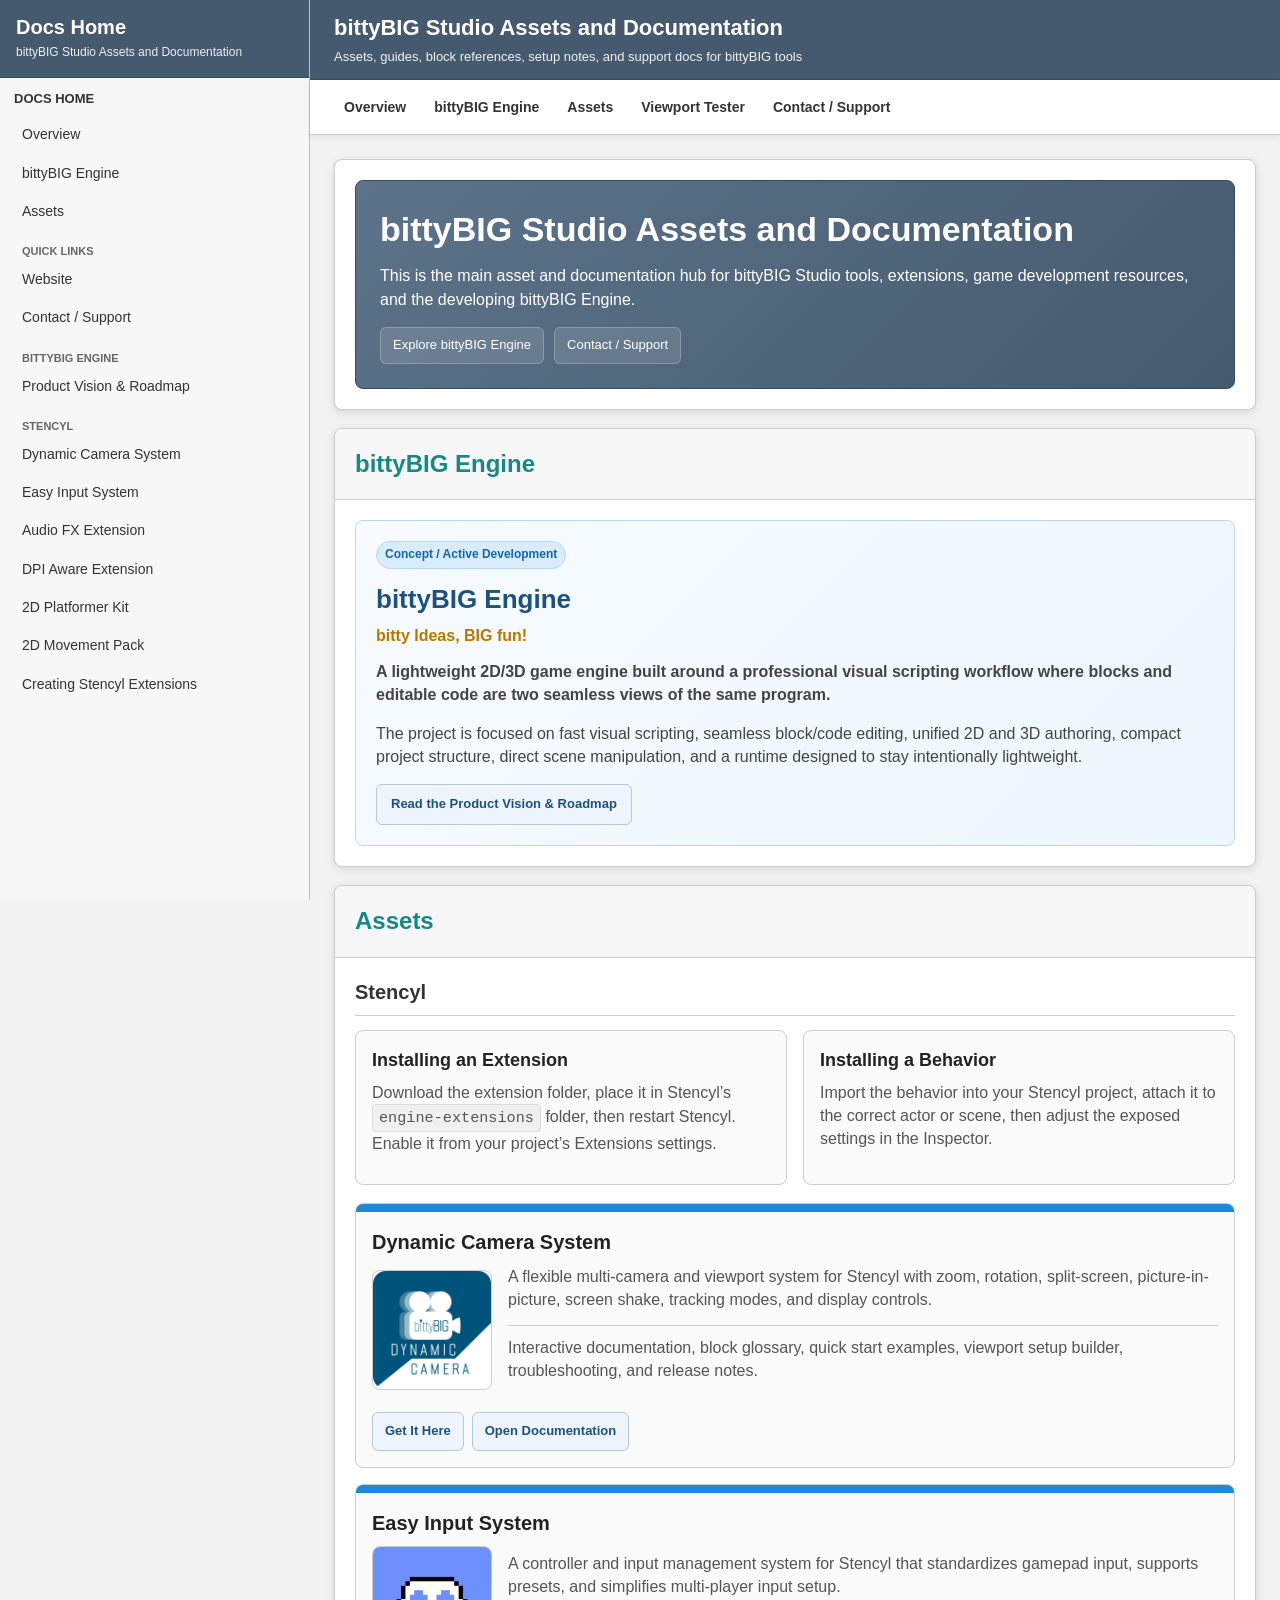
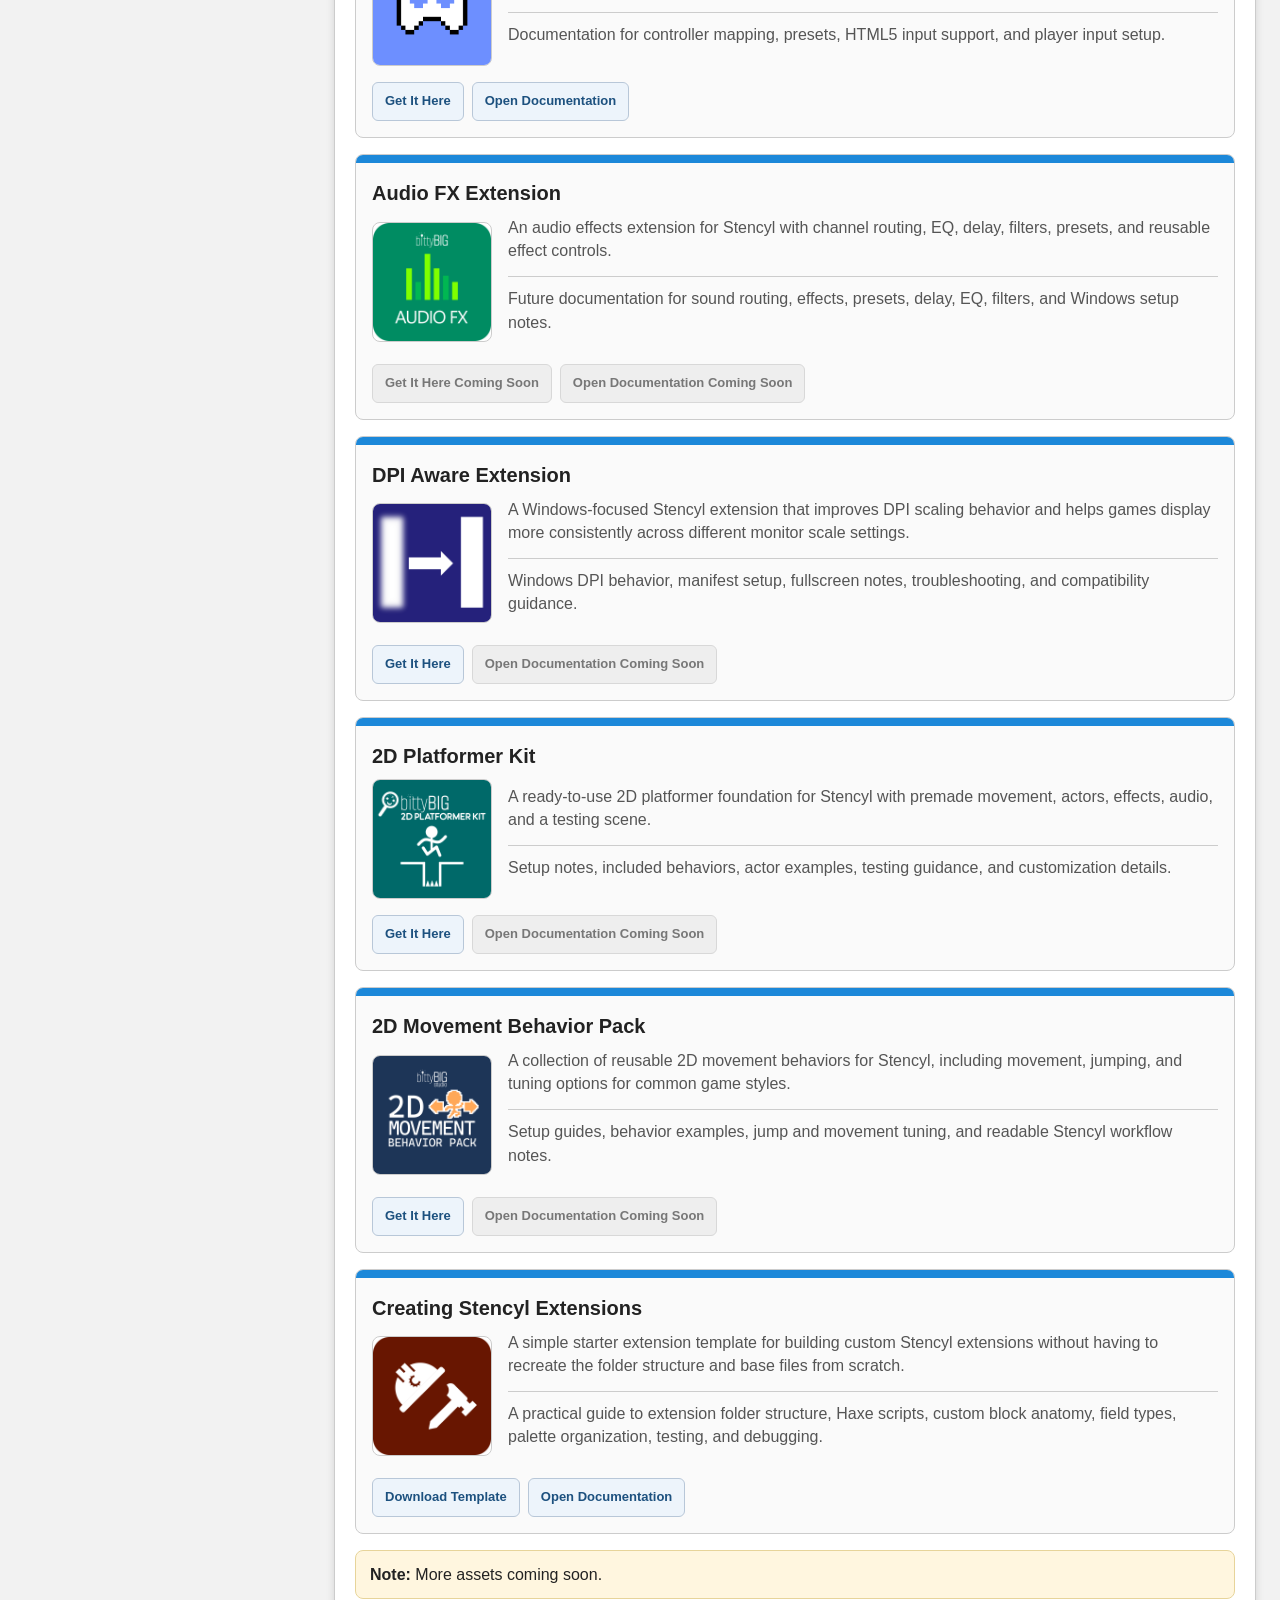
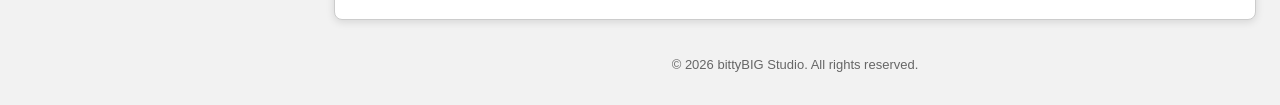
<file: index.html>
<!DOCTYPE html>
<html lang="en">
<head>
	<meta charset="utf-8"/>
	<meta content="width=device-width, initial-scale=1.0" name="viewport"/>
	<link rel="icon" type="image/png" href="favicon.png">
	<title>bittyBIG Studio Assets and Documentation</title>
	<style>
		:root
		{
			--bg: #f2f2f2;
			--panel: #ffffff;
			--panel-2: #f7f7f7;
			--line: #cccccc;
			--text: #222222;
			--muted: #666666;
			--header: #455a6f;
			--headerText: #ffffff;
			--accent: #1c88d9;
			--accentDark: #1467a6;
			--accentLight: #d8ecfb;
			--shadow: rgba(0, 0, 0, 0.12);
			--gold: #ffb52a;
			--teal: #138a84;
		}

		*
		{
			box-sizing: border-box;
		}

		html
		{
			scroll-behavior: smooth;
			scroll-padding-top: 72px;
		}

		[id]
		{
			scroll-margin-top: 72px;
		}

		body
		{
			margin: 0;
			background: var(--bg);
			color: var(--text);
			font-family: Arial, Helvetica, sans-serif;
			line-height: 1.45;
		}

		a
		{
			color: inherit;
			text-decoration: none;
		}

		.app
		{
			display: grid;
			grid-template-columns: 310px minmax(0, 1fr);
			min-height: 100vh;
		}

		.sidebar
		{
			position: sticky;
			top: 0;
			height: 100vh;
			overflow: auto;
			background: #f7f7f7;
			border-right: 1px solid #bdbdbd;
		}

		.sidebar-header
		{
			background: var(--header);
			color: var(--headerText);
			padding: 16px;
			border-bottom: 1px solid #394a5c;
		}

		.sidebar-header h1
		{
			margin: 0;
			font-size: 20px;
			line-height: 1.15;
		}

		.sidebar-header h1 a
		{
			color: var(--headerText);
		}

		.sidebar-header h1 a:hover
		{
			text-decoration: underline;
		}

		.sidebar-header .sub
		{
			margin-top: 5px;
			font-size: 12px;
			opacity: 0.9;
		}

		.nav-group
		{
			padding: 12px 14px 4px;
		}

		.nav-title
		{
			font-size: 13px;
			font-weight: bold;
			color: #333333;
			text-transform: uppercase;
			margin: 0 0 8px;
		}

		.nav-list
		{
			display: grid;
			gap: 4px;
			margin-bottom: 8px;
		}

		.nav-link
		{
			display: block;
			padding: 7px 8px;
			border-radius: 4px;
			font-size: 14px;
			color: #333333;
		}

		.nav-link:hover,
		.nav-link.active
		{
			background: #dfe8f3;
			color: #000000;
		}

		.nav-mini-title
		{
			font-size: 11px;
			font-weight: bold;
			color: #666666;
			text-transform: uppercase;
			padding: 8px 8px 2px;
		}

		.main
		{
			min-width: 0;
		}

		.topbar
		{
			background: var(--header);
			color: var(--headerText);
			padding: 12px 24px;
			border-bottom: 1px solid #394a5c;
		}

		.topbar .title
		{
			font-size: 22px;
			font-weight: bold;
		}

		.topbar .subtitle
		{
			font-size: 13px;
			margin-top: 4px;
			opacity: 0.92;
		}

		.top-nav
		{
			position: sticky;
			top: 0;
			z-index: 30;
			display: flex;
			flex-wrap: wrap;
			gap: 8px;
			padding: 10px 24px;
			background: #ffffff;
			border-bottom: 1px solid var(--line);
			box-shadow: 0 2px 7px rgba(0,0,0,0.08);
		}

		.top-nav a
		{
			display: inline-block;
			padding: 7px 10px;
			border-radius: 5px;
			font-size: 14px;
			font-weight: bold;
			color: #333333;
		}

		.top-nav a:hover
		{
			background: #dfe8f3;
		}

		.content
		{
			padding: 24px;
			max-width: 1300px;
		}

		.section
		{
			background: var(--panel);
			border: 1px solid var(--line);
			border-radius: 8px;
			box-shadow: 0 2px 8px var(--shadow);
			margin-bottom: 18px;
			overflow: hidden;
		}

		.section-header
		{
			padding: 18px 20px;
			border-bottom: 1px solid var(--line);
			background: var(--panel-2);
		}

		.section-header h2
		{
			margin: 0;
			font-size: 24px;
			color: var(--teal);
		}

		.section-body
		{
			padding: 20px;
		}

		p
		{
			margin-top: 0;
		}

		.hero-box
		{
			background: linear-gradient(135deg, #5d7389, #455a6f);
			color: white;
			padding: 24px;
			border-radius: 8px;
			border: 1px solid #394a5c;
		}

		.hero-box h2
		{
			margin: 0 0 10px;
			font-size: 34px;
			color: white;
		}

		.hero-box p
		{
			margin: 0 0 16px;
			font-size: 16px;
			max-width: 900px;
		}

		.hero-buttons
		{
			display: flex;
			flex-wrap: wrap;
			gap: 10px;
		}

		.btn
		{
			display: inline-block;
			padding: 10px 14px;
			border-radius: 6px;
			border: 1px solid rgba(255,255,255,0.22);
			background: rgba(255,255,255,0.12);
			color: white;
			cursor: pointer;
		}

		.btn:hover
		{
			background: rgba(255,255,255,0.22);
		}

		.compact-btn
		{
			padding: 8px 12px;
			font-size: 13px;
		}

		.engine-card
		{
			border: 1px solid #b8d8f0;
			border-radius: 8px;
			padding: 20px;
			background: linear-gradient(135deg, #f7fbff, #edf6fc);
		}

		.engine-card h3
		{
			margin: 0 0 6px;
			font-size: 26px;
			color: #1d517f;
		}

		.engine-tagline
		{
			font-size: 16px;
			font-weight: bold;
			color: #b87800;
			margin-bottom: 12px;
		}

		.engine-card p
		{
			max-width: 1000px;
			color: #444444;
		}

		.engine-status
		{
			display: inline-block;
			margin-bottom: 12px;
			padding: 4px 8px;
			border-radius: 999px;
			border: 1px solid #b8d8f0;
			background: var(--accentLight);
			color: var(--accentDark);
			font-size: 12px;
			font-weight: bold;
		}

		.engine-link
		{
			display: inline-block;
			padding: 10px 14px;
			border-radius: 6px;
			border: 1px solid #b8c7d8;
			background: #edf4fb;
			color: #1d517f;
			font-size: 13px;
			font-weight: bold;
		}

		.engine-link:hover
		{
			background: #dfeefa;
		}

		.grid-2
		{
			display: grid;
			grid-template-columns: 1fr 1fr;
			gap: 16px;
		}

		.info-card
		{
			border: 1px solid var(--line);
			border-radius: 8px;
			padding: 16px;
			background: #fafafa;
		}

		.info-card h3
		{
			margin: 0 0 8px;
			font-size: 18px;
		}

		.info-card p
		{
			color: #555555;
			margin-bottom: 12px;
		}

		.inline-code
		{
			display: inline-block;
			background: #f0f0f0;
			border: 1px solid #dddddd;
			padding: 2px 6px;
			border-radius: 4px;
			font-family: Consolas, Monaco, "Courier New", monospace;
			font-size: 0.95em;
		}

		.asset-group-title
		{
			margin: 0 0 14px;
			padding-bottom: 8px;
			border-bottom: 1px solid var(--line);
			font-size: 20px;
			color: #333333;
		}

		.asset-list
		{
			display: grid;
			grid-template-columns: 1fr;
			gap: 16px;
		}

		.stencyl-installation
		{
			margin: 0 0 18px;
		}

		.asset-card-content
		{
			display: grid;
			grid-template-columns: 120px minmax(0, 1fr);
			gap: 16px;
			align-items: center;
			margin-bottom: 16px;
		}

		.asset-card-content > div:last-child p + p
		{
			margin-top: 10px;
			padding-top: 10px;
			border-top: 1px solid var(--line);
		}

		.asset-icon-frame
		{
			display: flex;
			align-items: center;
			justify-content: center;
			width: 120px;
			height: 120px;
			border: 1px solid var(--line);
			border-radius: 8px;
			background: #ffffff;
			overflow: hidden;
		}

		.asset-icon
		{
			display: block;
			max-width: 100%;
			max-height: 100%;
			object-fit: contain;
		}

		.doc-card
		{
			display: flex;
			flex-direction: column;
			min-height: 0;
			border: 1px solid var(--line);
			border-radius: 8px;
			background: #fafafa;
			overflow: hidden;
		}

		.doc-card-top
		{
			height: 8px;
			background: var(--accent);
		}

		.doc-card-body
		{
			display: flex;
			flex-direction: column;
			flex: 1;
			padding: 16px;
		}

		.doc-card h3
		{
			margin: 0 0 8px;
			font-size: 20px;
		}

		.doc-card p
		{
			margin: 0 0 14px;
			color: #555555;
		}

		.card-actions
		{
			margin-top: auto;
			display: flex;
			flex-wrap: wrap;
			gap: 8px;
		}

		.card-link
		{
			display: inline-block;
			padding: 9px 12px;
			border-radius: 6px;
			border: 1px solid #b8c7d8;
			background: #edf4fb;
			color: #1d517f;
			cursor: pointer;
			font-size: 13px;
			font-weight: bold;
		}

		.card-link:hover
		{
			background: #dfeefa;
		}

		.card-link.disabled
		{
			color: #777777;
			background: #eeeeee;
			border-color: #d8d8d8;
		}

		.note
		{
			padding: 12px 14px;
			border-radius: 8px;
			border: 1px solid #e7d49a;
			background: #fff6df;
			margin: 16px 0 0;
		}

		.footer
		{
			text-align: center;
			padding: 18px 0 6px;
			color: #666666;
			font-size: 13px;
		}

		@media (max-width: 1100px)
		{
			.app { grid-template-columns: 1fr; }
			.sidebar { position: relative; height: auto; }
			.top-nav { position: relative; top: auto; }
		}

		@media (max-width: 900px)
		{
			.grid-2 { grid-template-columns: 1fr; }
			.asset-card-content { grid-template-columns: 92px minmax(0, 1fr); }
			.asset-icon-frame { width: 92px; height: 92px; }
		}

		@media (max-width: 560px)
		{
			.asset-card-content { grid-template-columns: 1fr; }
			.asset-icon-frame { width: 110px; height: 110px; }
		}
	</style>
</head>
<body>
<div class="app" id="top">
	<aside class="sidebar">
		<div class="sidebar-header">
			<h1><a href="#top">Docs Home</a></h1>
			<div class="sub">bittyBIG Studio Assets and Documentation</div>
		</div>

		<div class="nav-group">
			<div class="nav-title">Docs Home</div>
			<div class="nav-list">
				<a class="nav-link" href="#overview">Overview</a>
				<a class="nav-link" href="#engine">bittyBIG Engine</a>
				<a class="nav-link" href="#documentation">Assets</a>
			</div>

			<div class="nav-mini-title">Quick Links</div>
			<div class="nav-list">
				<a class="nav-link" href="https://www.bittybigstudio.com/">Website</a>
				<a class="nav-link" href="https://discord.gg/BR3WJM4zfG">Contact / Support</a>
			</div>

			<div class="nav-mini-title">bittyBIG Engine</div>
			<div class="nav-list">
				<a class="nav-link" href="bittybig-engine.html">Product Vision &amp; Roadmap</a>
			</div>

			<div class="nav-mini-title">Stencyl</div>
			<div class="nav-list">
				<a class="nav-link" href="dynamic-camera-documentation.html">Dynamic Camera System</a>
				<a class="nav-link" href="stencyl-easy-input.html">Easy Input System</a>
				<a class="nav-link" href="https://docs.bittybigstudio.com/audio-fx-extension/">Audio FX Extension</a>
				<a class="nav-link" href="https://docs.bittybigstudio.com/dpi-awareness-extension/">DPI Aware Extension</a>
				<a class="nav-link" href="https://docs.bittybigstudio.com/platformer-kit-2d/">2D Platformer Kit</a>
				<a class="nav-link" href="https://docs.bittybigstudio.com/movement-behavior-pack-2d/">2D Movement Pack</a>
				<a class="nav-link" href="stencyl-extension-template-guide.html">Creating Stencyl Extensions</a>
			</div>
		</div>
	</aside>

	<main class="main">
		<div class="topbar">
			<div class="title">bittyBIG Studio Assets and Documentation</div>
			<div class="subtitle">Assets, guides, block references, setup notes, and support docs for bittyBIG tools</div>
		</div>

		<nav class="top-nav">
			<a href="#overview">Overview</a>
			<a href="#engine">bittyBIG Engine</a>
			<a href="#documentation">Assets</a>
			<a href="dynamic-camera-documentation.html#interactive-demo">Viewport Tester</a>
			<a href="https://discord.gg/BR3WJM4zfG">Contact / Support</a>
		</nav>

		<div class="content">
			<section class="section" id="overview">
				<div class="section-body">
					<div class="hero-box">
						<h2>bittyBIG Studio Assets and Documentation</h2>
						<p>
							This is the main asset and documentation hub for bittyBIG Studio tools, extensions, game development resources, and the developing bittyBIG Engine.
						</p>
						<div class="hero-buttons">
							<a class="btn compact-btn" href="bittybig-engine.html">Explore bittyBIG Engine</a>
							<a class="btn compact-btn" href="https://discord.gg/BR3WJM4zfG">Contact / Support</a>
						</div>
					</div>
				</div>
			</section>

			<section class="section" id="engine">
				<div class="section-header">
					<h2>bittyBIG Engine</h2>
				</div>
				<div class="section-body">
					<div class="engine-card">
						<div class="engine-status">Concept / Active Development</div>
						<h3>bittyBIG Engine</h3>
						<div class="engine-tagline">bitty Ideas, BIG fun!</div>
						<p><strong>A lightweight 2D/3D game engine built around a professional visual scripting workflow where blocks and editable code are two seamless views of the same program.</strong></p>
						<p>The project is focused on fast visual scripting, seamless block/code editing, unified 2D and 3D authoring, compact project structure, direct scene manipulation, and a runtime designed to stay intentionally lightweight.</p>
						<a class="engine-link" href="bittybig-engine.html">Read the Product Vision &amp; Roadmap</a>
					</div>
				</div>
			</section>

			<section class="section" id="documentation">
				<div class="section-header">
					<h2>Assets</h2>
				</div>
				<div class="section-body">
					<h3 class="asset-group-title">Stencyl</h3>

					<div class="grid-2 stencyl-installation">
						<div class="info-card">
							<h3>Installing an Extension</h3>
							<p>Download the extension folder, place it in Stencyl’s <span class="inline-code">engine-extensions</span> folder, then restart Stencyl. Enable it from your project’s Extensions settings.</p>
						</div>
						<div class="info-card">
							<h3>Installing a Behavior</h3>
							<p>Import the behavior into your Stencyl project, attach it to the correct actor or scene, then adjust the exposed settings in the Inspector.</p>
						</div>
					</div>

					<div class="asset-list">
						<article class="doc-card">
							<div class="doc-card-top"></div>
							<div class="doc-card-body">
								<h3>Dynamic Camera System</h3>
								<div class="asset-card-content">
									<div class="asset-icon-frame"><img class="asset-icon" src="dynamic-camera-icon.png" alt="Dynamic Camera System icon" onerror="this.remove()"></div>
									<div>
										<p>A flexible multi-camera and viewport system for Stencyl with zoom, rotation, split-screen, picture-in-picture, screen shake, tracking modes, and display controls.</p>
										<p>Interactive documentation, block glossary, quick start examples, viewport setup builder, troubleshooting, and release notes.</p>
									</div>
								</div>
								<div class="card-actions">
									<a class="card-link" href="https://bittybigstudio.itch.io/bittybig-dynamic-camera">Get It Here</a>
									<a class="card-link" href="dynamic-camera-documentation.html">Open Documentation</a>
								</div>
							</div>
						</article>

						<article class="doc-card">
							<div class="doc-card-top"></div>
							<div class="doc-card-body">
								<h3>Easy Input System</h3>
								<div class="asset-card-content">
									<div class="asset-icon-frame"><img class="asset-icon" src="input-system-icon.png" alt="Easy Input System icon" onerror="this.remove()"></div>
									<div>
										<p>A controller and input management system for Stencyl that standardizes gamepad input, supports presets, and simplifies multi-player input setup.</p>
										<p>Documentation for controller mapping, presets, HTML5 input support, and player input setup.</p>
									</div>
								</div>
								<div class="card-actions">
									<a class="card-link" href="https://bittybigstudio.itch.io/bittybig-easy-input-system-for-stencyl">Get It Here</a>
									<a class="card-link" href="stencyl-easy-input.html">Open Documentation</a>
								</div>
							</div>
						</article>

						<article class="doc-card">
							<div class="doc-card-top"></div>
							<div class="doc-card-body">
								<h3>Audio FX Extension</h3>
								<div class="asset-card-content">
									<div class="asset-icon-frame"><img class="asset-icon" src="audio-fx-icon.png" alt="Audio FX Extension icon" onerror="this.remove()"></div>
									<div>
										<p>An audio effects extension for Stencyl with channel routing, EQ, delay, filters, presets, and reusable effect controls.</p>
										<p>Future documentation for sound routing, effects, presets, delay, EQ, filters, and Windows setup notes.</p>
									</div>
								</div>
								<div class="card-actions">
									<a class="card-link disabled" href="https://bittybigstudio.com/#audio-fx-extension">Get It Here Coming Soon</a>
									<a class="card-link disabled" href="https://docs.bittybigstudio.com/audio-fx-extension/">Open Documentation Coming Soon</a>
								</div>
							</div>
						</article>

						<article class="doc-card">
							<div class="doc-card-top"></div>
							<div class="doc-card-body">
								<h3>DPI Aware Extension</h3>
								<div class="asset-card-content">
									<div class="asset-icon-frame"><img class="asset-icon" src="dpi-aware-icon.png" alt="DPI Aware Extension icon" onerror="this.remove()"></div>
									<div>
										<p>A Windows-focused Stencyl extension that improves DPI scaling behavior and helps games display more consistently across different monitor scale settings.</p>
										<p>Windows DPI behavior, manifest setup, fullscreen notes, troubleshooting, and compatibility guidance.</p>
									</div>
								</div>
								<div class="card-actions">
									<a class="card-link" href="https://bittybigstudio.com/#dpi-awareness-extension">Get It Here</a>
									<a class="card-link disabled" href="https://docs.bittybigstudio.com/dpi-awareness-extension/">Open Documentation Coming Soon</a>
								</div>
							</div>
						</article>

						<article class="doc-card">
							<div class="doc-card-top"></div>
							<div class="doc-card-body">
								<h3>2D Platformer Kit</h3>
								<div class="asset-card-content">
									<div class="asset-icon-frame"><img class="asset-icon" src="platformer-kit-icon.png" alt="2D Platformer Kit icon" onerror="this.remove()"></div>
									<div>
										<p>A ready-to-use 2D platformer foundation for Stencyl with premade movement, actors, effects, audio, and a testing scene.</p>
										<p>Setup notes, included behaviors, actor examples, testing guidance, and customization details.</p>
									</div>
								</div>
								<div class="card-actions">
									<a class="card-link" href="https://bittybigstudio.com/#platformer-kit-2d">Get It Here</a>
									<a class="card-link disabled" href="https://docs.bittybigstudio.com/platformer-kit-2d/">Open Documentation Coming Soon</a>
								</div>
							</div>
						</article>

						<article class="doc-card">
							<div class="doc-card-top"></div>
							<div class="doc-card-body">
								<h3>2D Movement Behavior Pack</h3>
								<div class="asset-card-content">
									<div class="asset-icon-frame"><img class="asset-icon" src="movement-pack-icon.png" alt="2D Movement Behavior Pack icon" onerror="this.remove()"></div>
									<div>
										<p>A collection of reusable 2D movement behaviors for Stencyl, including movement, jumping, and tuning options for common game styles.</p>
										<p>Setup guides, behavior examples, jump and movement tuning, and readable Stencyl workflow notes.</p>
									</div>
								</div>
								<div class="card-actions">
									<a class="card-link" href="https://bittybigstudio.com/#movement-behavior-pack-2d">Get It Here</a>
									<a class="card-link disabled" href="https://docs.bittybigstudio.com/movement-behavior-pack-2d/">Open Documentation Coming Soon</a>
								</div>
							</div>
						</article>

						<article class="doc-card">
							<div class="doc-card-top"></div>
							<div class="doc-card-body">
								<h3>Creating Stencyl Extensions</h3>
								<div class="asset-card-content">
									<div class="asset-icon-frame"><img class="asset-icon" src="extension-template-icon.png" alt="Simple Extension Template icon" onerror="this.remove()"></div>
									<div>
										<p>A simple starter extension template for building custom Stencyl extensions without having to recreate the folder structure and base files from scratch.</p>
										<p>A practical guide to extension folder structure, Haxe scripts, custom block anatomy, field types, palette organization, testing, and debugging.</p>
									</div>
								</div>
								<div class="card-actions">
									<a class="card-link" href="SimpleExtensionTemplate.zip">Download Template</a>
									<a class="card-link" href="stencyl-extension-template-guide.html">Open Documentation</a>
								</div>
							</div>
						</article>
					</div>

					<div class="note"><strong>Note:</strong> More assets coming soon.</div>
				</div>
			</section>

			<div class="footer">&copy; 2026 bittyBIG Studio. All rights reserved.</div>
		</div>
	</main>
</div>
</body>
</html>
</file>
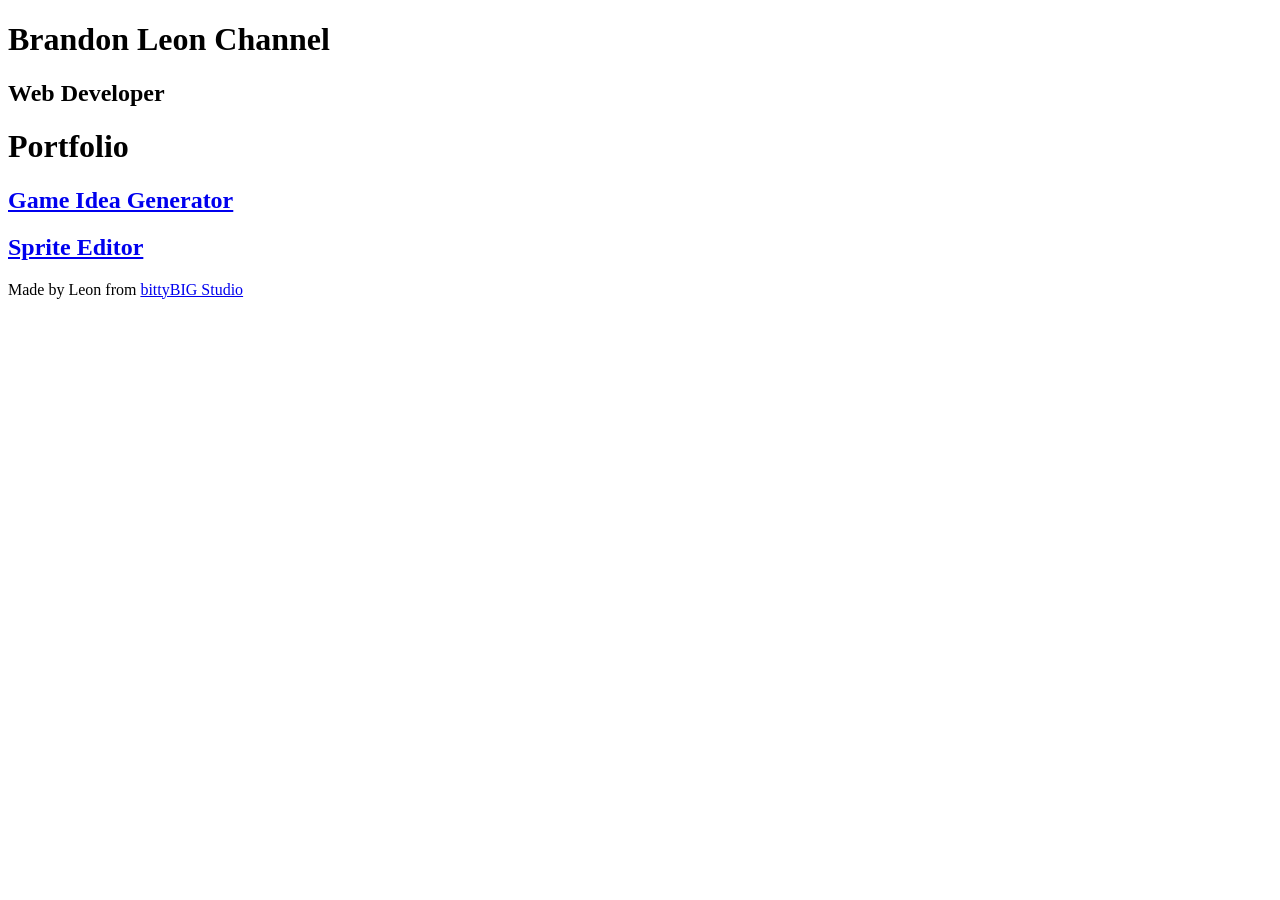
<file: portfolio/index.html>
<!DOCTYPE html>
<html lang="en">
  <head>
	<meta charset="UTF-8">
	<meta name="viewport" content="width=device-width, initial-scale=1"> <!--Allows this to work on mobile -->
	<meta name="description" content="The professional portfolio for Brandon Leon Channel, 'Leon from bittyBIG.'">
	<title>Brandon Leon Channel</title> <!--Replace the title-->
  </head>
  <body>
    	<header>
      		<h1>Brandon Leon Channel</h1>
		<h2>Web Developer</h2>
    	</header>
	
	<main>
	<h1>Portfolio</h1>
	<!--This is how you create an iframe link to a youtube video <iframe 
		width="560" 
		height="315" 
		src="https://www.youtube.com/embed/tREUQ5j0GLA"
		title="YouTube video player"
		frameborder="0"
		allow="accelerometer; autoplay; clipboard-write; encrypted-media; gyroscope; picture-in-picture; web-share"
		referrerpolicy="strict-origin-when-cross-origin"
		allowfullscreen>
	  </iframe> -->
	
	<a href="game-idea-generator.html"><h2>Game Idea Generator</h2></a>
	<a href="sprite-editor.html"><h2>Sprite Editor</h2></a>
	</main>
	
    <footer>
      <p>Made by Leon from <a href="https://www.bittybigstudio.com" target="_blank">bittyBIG Studio</a></p>
    </footer>
  </body>
</html>
</file>
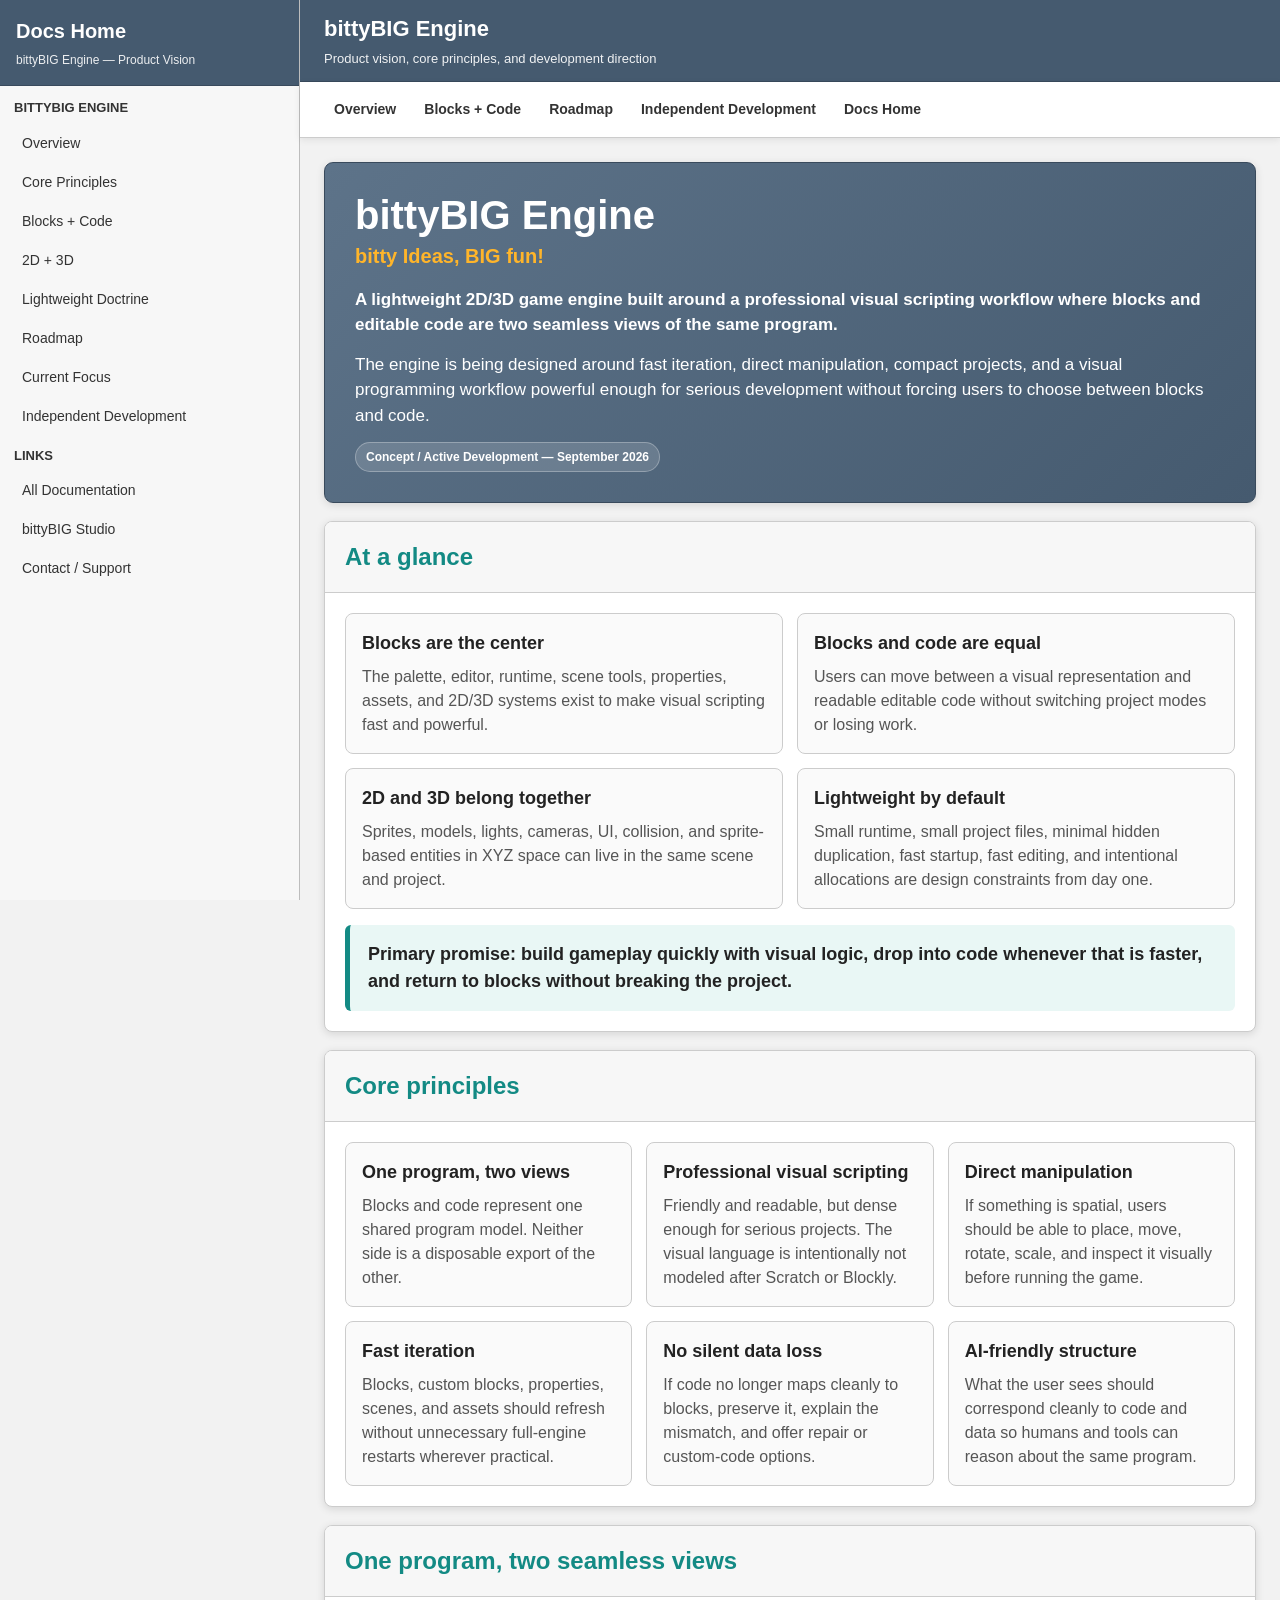
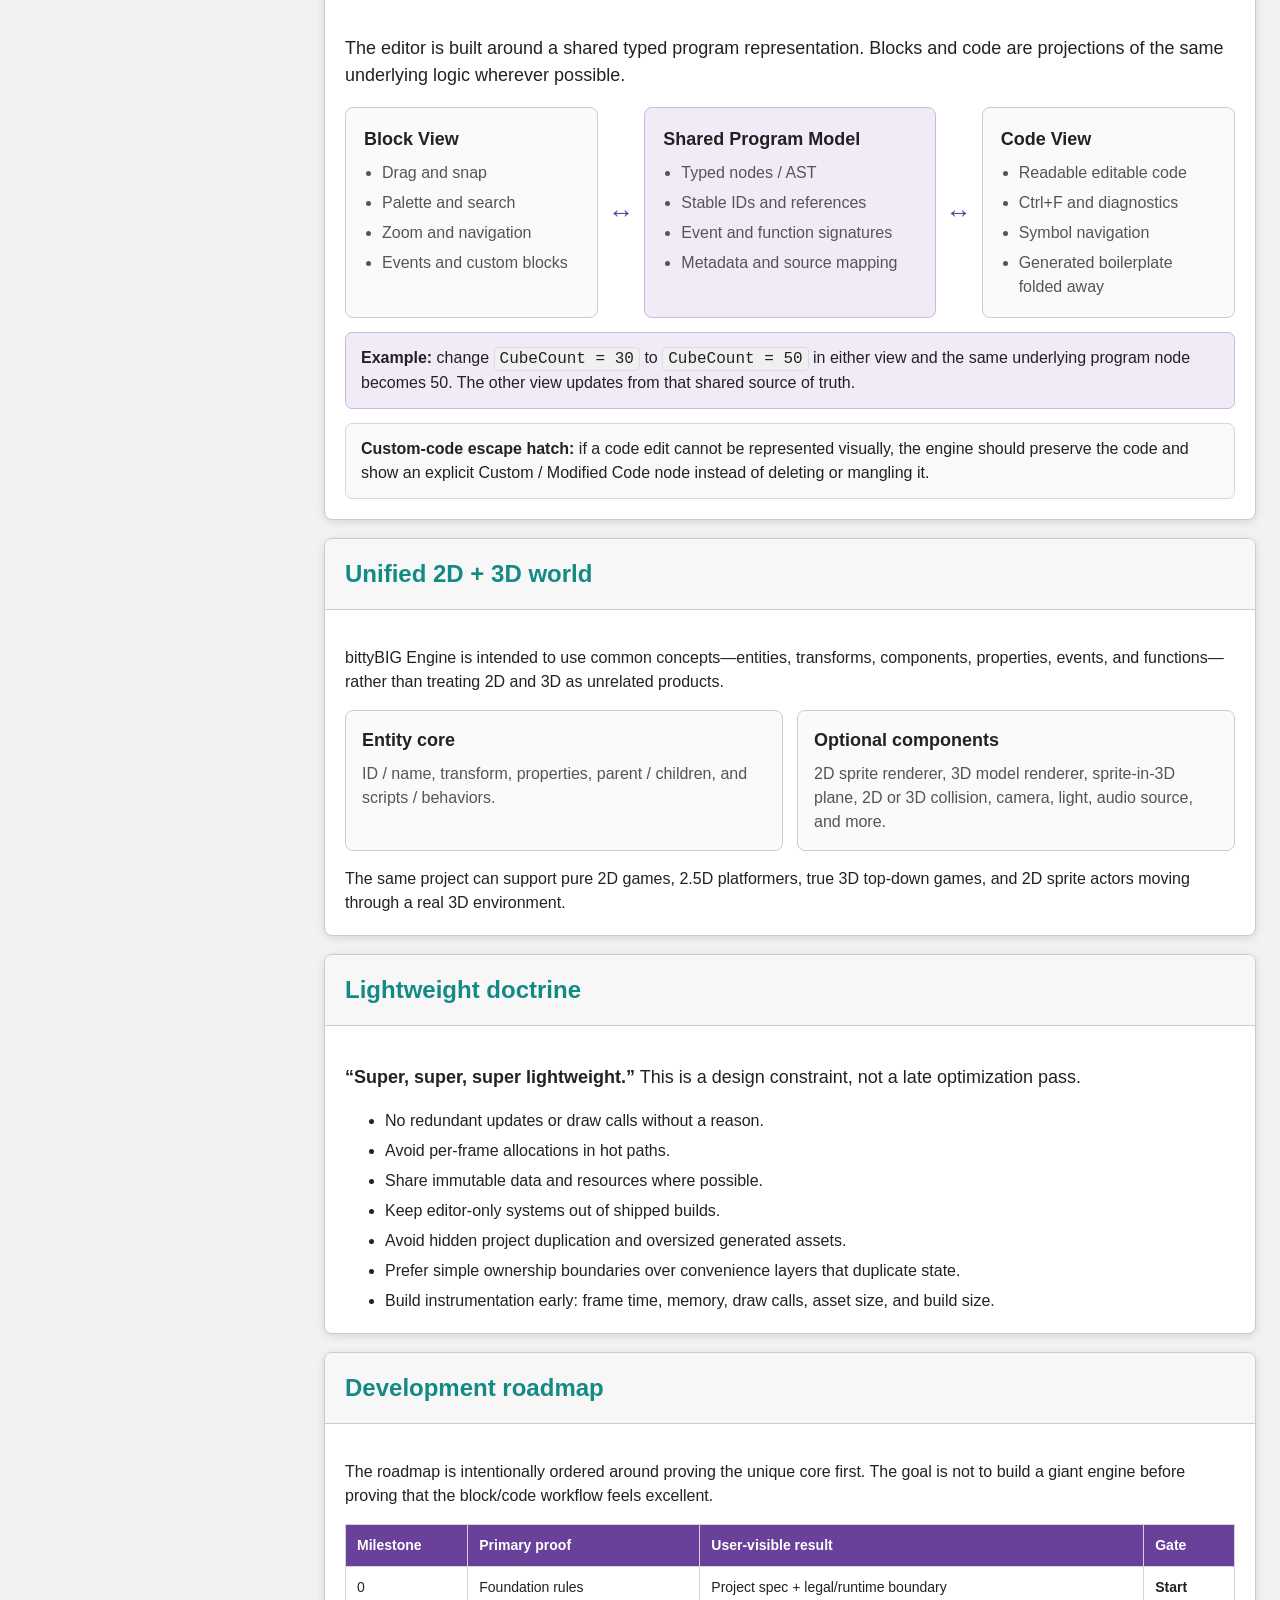
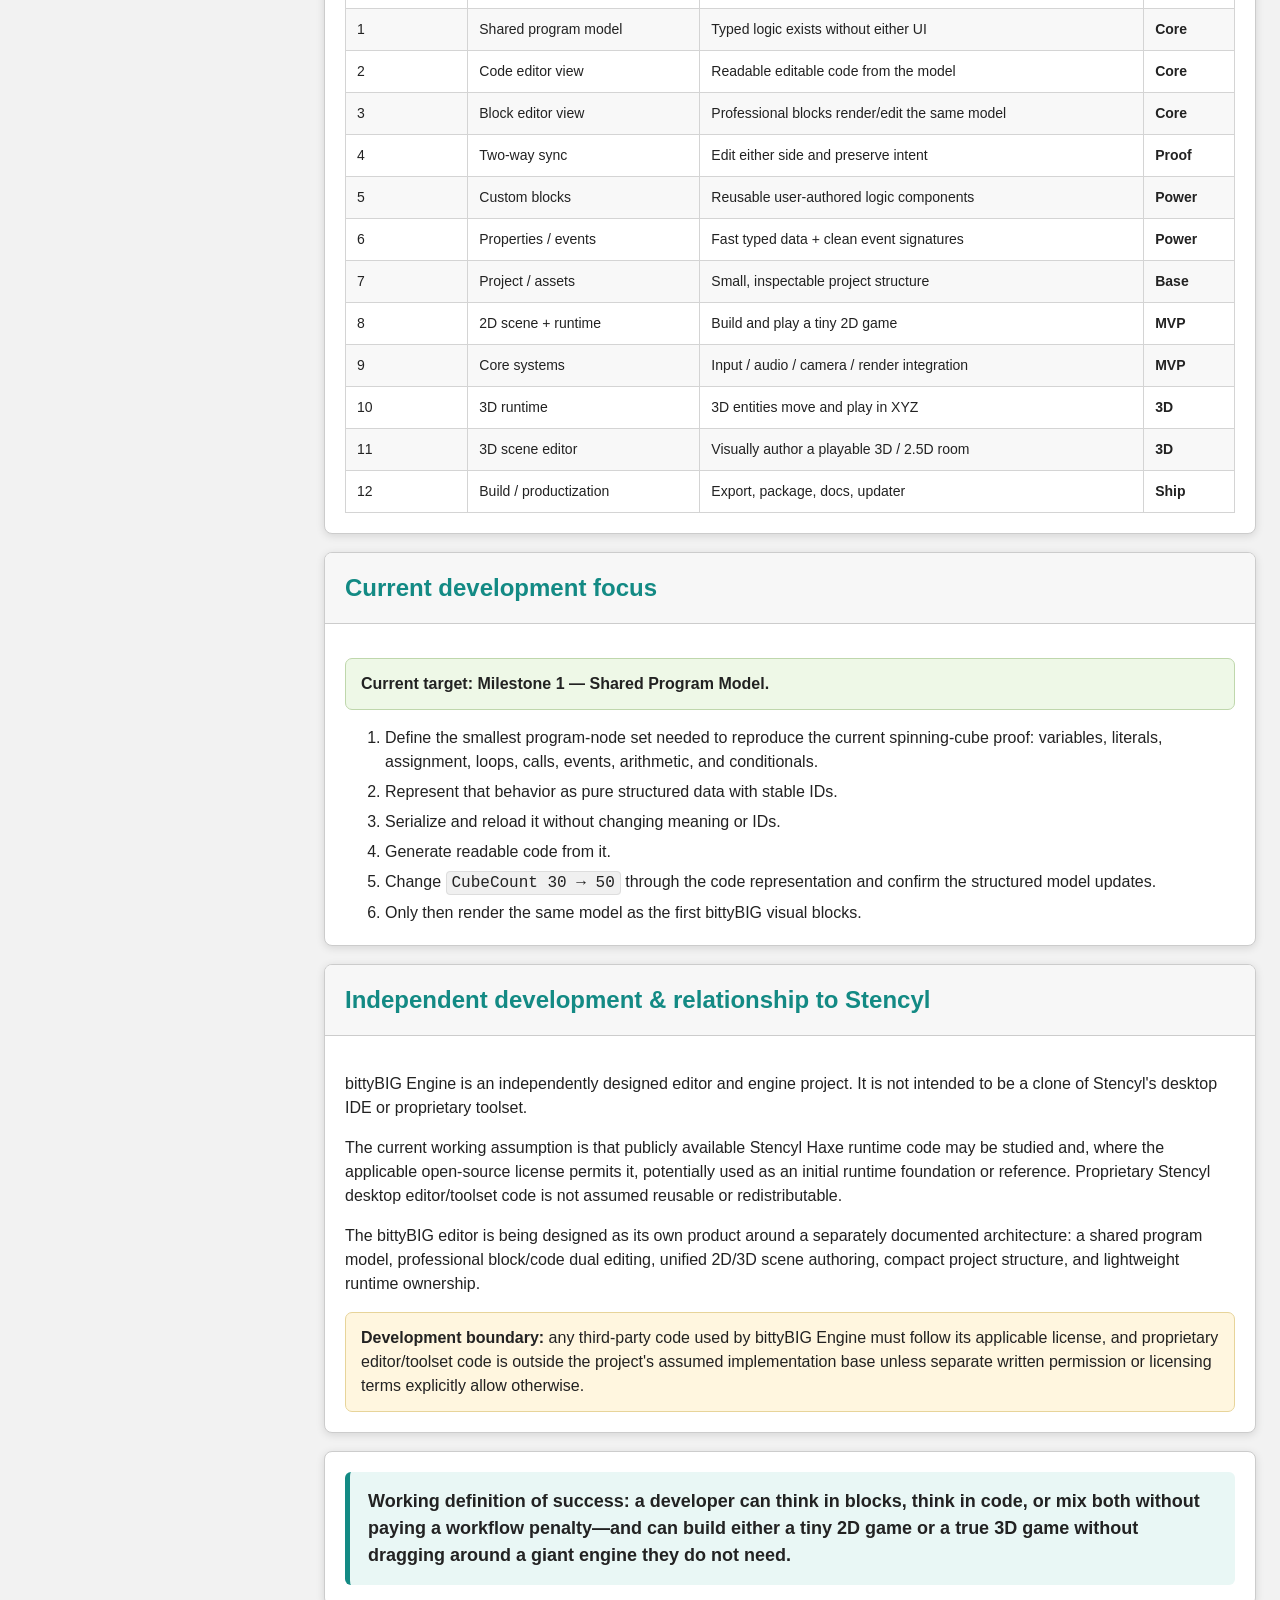
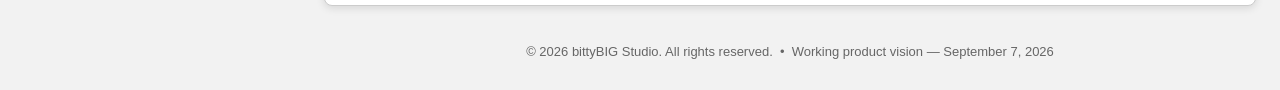
<file: bittybig-engine.html>
<!DOCTYPE html>
<html lang="en">
<head>
	<meta charset="utf-8"/>
	<meta name="viewport" content="width=device-width, initial-scale=1.0"/>
	<link rel="icon" type="image/png" href="favicon.png">
	<title>bittyBIG Engine — Product Vision</title>
	<style>
		:root {
			--bg:#f2f2f2;
			--panel:#ffffff;
			--panel2:#f7f7f7;
			--line:#cccccc;
			--text:#222222;
			--muted:#666666;
			--header:#455a6f;
			--headerText:#ffffff;
			--accent:#1c88d9;
			--accentDark:#1467a6;
			--accentLight:#d8ecfb;
			--teal:#138a84;
			--tealLight:#e9f7f5;
			--purple:#69419a;
			--purpleLight:#f1ebf8;
			--gold:#ffb52a;
			--shadow:rgba(0,0,0,.12);
		}

		* { box-sizing:border-box; }
		html { scroll-behavior:smooth; scroll-padding-top:72px; }
		[id] { scroll-margin-top:72px; }
		body {
			margin:0;
			background:var(--bg);
			color:var(--text);
			font-family:Arial, Helvetica, sans-serif;
			line-height:1.5;
		}
		a { color:inherit; text-decoration:none; }
		.app { display:grid; grid-template-columns:300px minmax(0,1fr); min-height:100vh; }

		.sidebar {
			position:sticky;
			top:0;
			height:100vh;
			overflow:auto;
			background:#f7f7f7;
			border-right:1px solid #bdbdbd;
		}
		.sidebar-header { background:var(--header); color:white; padding:16px; border-bottom:1px solid #394a5c; }
		.sidebar-header h1 { margin:0; font-size:20px; }
		.sidebar-header .sub { margin-top:5px; font-size:12px; opacity:.9; }
		.nav-group { padding:12px 14px 4px; }
		.nav-title { font-size:13px; font-weight:bold; color:#333; text-transform:uppercase; margin:0 0 8px; }
		.nav-list { display:grid; gap:4px; margin-bottom:12px; }
		.nav-link { display:block; padding:7px 8px; border-radius:4px; font-size:14px; color:#333; }
		.nav-link:hover { background:#dfe8f3; color:#000; }

		.main { min-width:0; }
		.topbar { background:var(--header); color:white; padding:12px 24px; border-bottom:1px solid #394a5c; }
		.topbar .title { font-size:22px; font-weight:bold; }
		.topbar .subtitle { font-size:13px; margin-top:4px; opacity:.92; }
		.top-nav {
			position:sticky;
			top:0;
			z-index:30;
			display:flex;
			flex-wrap:wrap;
			gap:8px;
			padding:10px 24px;
			background:#fff;
			border-bottom:1px solid var(--line);
			box-shadow:0 2px 7px rgba(0,0,0,.08);
		}
		.top-nav a { padding:7px 10px; border-radius:5px; font-size:14px; font-weight:bold; color:#333; }
		.top-nav a:hover { background:#dfe8f3; }
		.content { padding:24px; max-width:1300px; }

		.hero {
			background:linear-gradient(135deg,#5d7389,#455a6f);
			color:white;
			padding:30px;
			border-radius:9px;
			border:1px solid #394a5c;
			box-shadow:0 2px 8px var(--shadow);
			margin-bottom:18px;
		}
		.hero h1 { margin:0 0 4px; font-size:40px; line-height:1.1; }
		.hero .tagline { color:var(--gold); font-size:20px; font-weight:bold; margin-bottom:16px; }
		.hero p { max-width:980px; font-size:17px; margin:0 0 14px; }
		.status { display:inline-block; padding:5px 10px; border-radius:999px; background:rgba(255,255,255,.14); border:1px solid rgba(255,255,255,.28); font-size:12px; font-weight:bold; }

		.section {
			background:var(--panel);
			border:1px solid var(--line);
			border-radius:8px;
			box-shadow:0 2px 8px var(--shadow);
			margin-bottom:18px;
			overflow:hidden;
		}
		.section-header { padding:17px 20px; border-bottom:1px solid var(--line); background:var(--panel2); }
		.section-header h2 { margin:0; color:var(--teal); font-size:24px; }
		.section-body { padding:20px; }
		.section-body > :last-child { margin-bottom:0; }

		.lead { font-size:18px; }
		.grid-2 { display:grid; grid-template-columns:repeat(2,minmax(0,1fr)); gap:14px; }
		.grid-3 { display:grid; grid-template-columns:repeat(3,minmax(0,1fr)); gap:14px; }
		.card { border:1px solid var(--line); border-radius:8px; padding:16px; background:#fafafa; }
		.card h3 { margin:0 0 8px; font-size:18px; }
		.card p { margin:0; color:#555; }
		.card strong { color:#222; }

		.promise {
			padding:16px 18px;
			border-left:5px solid var(--teal);
			background:var(--tealLight);
			border-radius:6px;
			font-size:18px;
			font-weight:bold;
		}

		.program-flow {
			display:grid;
			grid-template-columns:1fr auto 1.15fr auto 1fr;
			gap:10px;
			align-items:stretch;
		}
		.flow-box { border:1px solid var(--line); border-radius:8px; padding:18px; background:#fafafa; }
		.flow-box h3 { margin:0 0 8px; font-size:18px; }
		.flow-box.core { background:var(--purpleLight); border-color:#cbb7df; }
		.flow-arrow { display:flex; align-items:center; justify-content:center; font-size:26px; color:var(--purple); font-weight:bold; }
		.flow-list { margin:0; padding-left:18px; color:#555; }

		ul { margin-top:8px; }
		li + li { margin-top:6px; }
		code { background:#f0f0f0; border:1px solid #ddd; border-radius:4px; padding:2px 5px; font-family:Consolas, Monaco, monospace; }

		table { width:100%; border-collapse:collapse; font-size:14px; }
		th, td { padding:10px 11px; border:1px solid #d4d4d4; text-align:left; vertical-align:top; }
		th { background:var(--purple); color:white; }
		tbody tr:nth-child(even) { background:#f8f8f8; }
		.gate { font-weight:bold; white-space:nowrap; }

		.note { padding:13px 15px; border-radius:7px; border:1px solid #d8d8d8; background:#f9f9f9; margin-top:14px; }
		.note.good { background:#eef8e7; border-color:#bfd7ac; }
		.note.warn { background:#fff6df; border-color:#e7d49a; }
		.note.purple { background:var(--purpleLight); border-color:#cbb7df; }

		.footer { text-align:center; padding:18px 0 6px; color:#666; font-size:13px; }

		@media (max-width:1100px) {
			.app { grid-template-columns:1fr; }
			.sidebar { position:relative; height:auto; }
			.top-nav { position:relative; }
		}
		@media (max-width:800px) {
			.grid-2,.grid-3 { grid-template-columns:1fr; }
			.program-flow { grid-template-columns:1fr; }
			.flow-arrow { transform:rotate(90deg); min-height:20px; }
			.hero h1 { font-size:32px; }
			.content { padding:14px; }
		}
	</style>
</head>
<body>
<div class="app" id="top">
	<aside class="sidebar">
		<div class="sidebar-header">
			<h1><a href="index.html">Docs Home</a></h1>
			<div class="sub">bittyBIG Engine — Product Vision</div>
		</div>
		<div class="nav-group">
			<div class="nav-title">bittyBIG Engine</div>
			<div class="nav-list">
				<a class="nav-link" href="#overview">Overview</a>
				<a class="nav-link" href="#principles">Core Principles</a>
				<a class="nav-link" href="#architecture">Blocks + Code</a>
				<a class="nav-link" href="#world">2D + 3D</a>
				<a class="nav-link" href="#lightweight">Lightweight Doctrine</a>
				<a class="nav-link" href="#roadmap">Roadmap</a>
				<a class="nav-link" href="#current">Current Focus</a>
				<a class="nav-link" href="#independent">Independent Development</a>
			</div>
			<div class="nav-title">Links</div>
			<div class="nav-list">
				<a class="nav-link" href="index.html">All Documentation</a>
				<a class="nav-link" href="https://www.bittybigstudio.com/">bittyBIG Studio</a>
				<a class="nav-link" href="https://discord.gg/BR3WJM4zfG">Contact / Support</a>
			</div>
		</div>
	</aside>

	<main class="main">
		<div class="topbar">
			<div class="title">bittyBIG Engine</div>
			<div class="subtitle">Product vision, core principles, and development direction</div>
		</div>
		<nav class="top-nav">
			<a href="#overview">Overview</a>
			<a href="#architecture">Blocks + Code</a>
			<a href="#roadmap">Roadmap</a>
			<a href="#independent">Independent Development</a>
			<a href="index.html">Docs Home</a>
		</nav>

		<div class="content">
			<section class="hero" id="overview">
				<h1>bittyBIG Engine</h1>
				<div class="tagline">bitty Ideas, BIG fun!</div>
				<p><strong>A lightweight 2D/3D game engine built around a professional visual scripting workflow where blocks and editable code are two seamless views of the same program.</strong></p>
				<p>The engine is being designed around fast iteration, direct manipulation, compact projects, and a visual programming workflow powerful enough for serious development without forcing users to choose between blocks and code.</p>
				<span class="status">Concept / Active Development — September 2026</span>
			</section>

			<section class="section">
				<div class="section-header"><h2>At a glance</h2></div>
				<div class="section-body">
					<div class="grid-2">
						<div class="card"><h3>Blocks are the center</h3><p>The palette, editor, runtime, scene tools, properties, assets, and 2D/3D systems exist to make visual scripting fast and powerful.</p></div>
						<div class="card"><h3>Blocks and code are equal</h3><p>Users can move between a visual representation and readable editable code without switching project modes or losing work.</p></div>
						<div class="card"><h3>2D and 3D belong together</h3><p>Sprites, models, lights, cameras, UI, collision, and sprite-based entities in XYZ space can live in the same scene and project.</p></div>
						<div class="card"><h3>Lightweight by default</h3><p>Small runtime, small project files, minimal hidden duplication, fast startup, fast editing, and intentional allocations are design constraints from day one.</p></div>
					</div>
					<div class="promise" style="margin-top:16px;">Primary promise: build gameplay quickly with visual logic, drop into code whenever that is faster, and return to blocks without breaking the project.</div>
				</div>
			</section>

			<section class="section" id="principles">
				<div class="section-header"><h2>Core principles</h2></div>
				<div class="section-body">
					<div class="grid-3">
						<div class="card"><h3>One program, two views</h3><p>Blocks and code represent one shared program model. Neither side is a disposable export of the other.</p></div>
						<div class="card"><h3>Professional visual scripting</h3><p>Friendly and readable, but dense enough for serious projects. The visual language is intentionally not modeled after Scratch or Blockly.</p></div>
						<div class="card"><h3>Direct manipulation</h3><p>If something is spatial, users should be able to place, move, rotate, scale, and inspect it visually before running the game.</p></div>
						<div class="card"><h3>Fast iteration</h3><p>Blocks, custom blocks, properties, scenes, and assets should refresh without unnecessary full-engine restarts wherever practical.</p></div>
						<div class="card"><h3>No silent data loss</h3><p>If code no longer maps cleanly to blocks, preserve it, explain the mismatch, and offer repair or custom-code options.</p></div>
						<div class="card"><h3>AI-friendly structure</h3><p>What the user sees should correspond cleanly to code and data so humans and tools can reason about the same program.</p></div>
					</div>
				</div>
			</section>

			<section class="section" id="architecture">
				<div class="section-header"><h2>One program, two seamless views</h2></div>
				<div class="section-body">
					<p class="lead">The editor is built around a shared typed program representation. Blocks and code are projections of the same underlying logic wherever possible.</p>
					<div class="program-flow">
						<div class="flow-box">
							<h3>Block View</h3>
							<ul class="flow-list"><li>Drag and snap</li><li>Palette and search</li><li>Zoom and navigation</li><li>Events and custom blocks</li></ul>
						</div>
						<div class="flow-arrow">↔</div>
						<div class="flow-box core">
							<h3>Shared Program Model</h3>
							<ul class="flow-list"><li>Typed nodes / AST</li><li>Stable IDs and references</li><li>Event and function signatures</li><li>Metadata and source mapping</li></ul>
						</div>
						<div class="flow-arrow">↔</div>
						<div class="flow-box">
							<h3>Code View</h3>
							<ul class="flow-list"><li>Readable editable code</li><li>Ctrl+F and diagnostics</li><li>Symbol navigation</li><li>Generated boilerplate folded away</li></ul>
						</div>
					</div>
					<div class="note purple"><strong>Example:</strong> change <code>CubeCount = 30</code> to <code>CubeCount = 50</code> in either view and the same underlying program node becomes 50. The other view updates from that shared source of truth.</div>
					<div class="note"><strong>Custom-code escape hatch:</strong> if a code edit cannot be represented visually, the engine should preserve the code and show an explicit Custom / Modified Code node instead of deleting or mangling it.</div>
				</div>
			</section>

			<section class="section" id="world">
				<div class="section-header"><h2>Unified 2D + 3D world</h2></div>
				<div class="section-body">
					<p>bittyBIG Engine is intended to use common concepts—entities, transforms, components, properties, events, and functions—rather than treating 2D and 3D as unrelated products.</p>
					<div class="grid-2">
						<div class="card">
							<h3>Entity core</h3>
							<p>ID / name, transform, properties, parent / children, and scripts / behaviors.</p>
						</div>
						<div class="card">
							<h3>Optional components</h3>
							<p>2D sprite renderer, 3D model renderer, sprite-in-3D plane, 2D or 3D collision, camera, light, audio source, and more.</p>
						</div>
					</div>
					<p style="margin-top:16px;">The same project can support pure 2D games, 2.5D platformers, true 3D top-down games, and 2D sprite actors moving through a real 3D environment.</p>
				</div>
			</section>

			<section class="section" id="lightweight">
				<div class="section-header"><h2>Lightweight doctrine</h2></div>
				<div class="section-body">
					<p class="lead"><strong>“Super, super, super lightweight.”</strong> This is a design constraint, not a late optimization pass.</p>
					<ul>
						<li>No redundant updates or draw calls without a reason.</li>
						<li>Avoid per-frame allocations in hot paths.</li>
						<li>Share immutable data and resources where possible.</li>
						<li>Keep editor-only systems out of shipped builds.</li>
						<li>Avoid hidden project duplication and oversized generated assets.</li>
						<li>Prefer simple ownership boundaries over convenience layers that duplicate state.</li>
						<li>Build instrumentation early: frame time, memory, draw calls, asset size, and build size.</li>
					</ul>
				</div>
			</section>

			<section class="section" id="roadmap">
				<div class="section-header"><h2>Development roadmap</h2></div>
				<div class="section-body">
					<p>The roadmap is intentionally ordered around proving the unique core first. The goal is not to build a giant engine before proving that the block/code workflow feels excellent.</p>
					<table>
						<thead><tr><th>Milestone</th><th>Primary proof</th><th>User-visible result</th><th>Gate</th></tr></thead>
						<tbody>
							<tr><td>0</td><td>Foundation rules</td><td>Project spec + legal/runtime boundary</td><td class="gate">Start</td></tr>
							<tr><td>1</td><td>Shared program model</td><td>Typed logic exists without either UI</td><td class="gate">Core</td></tr>
							<tr><td>2</td><td>Code editor view</td><td>Readable editable code from the model</td><td class="gate">Core</td></tr>
							<tr><td>3</td><td>Block editor view</td><td>Professional blocks render/edit the same model</td><td class="gate">Core</td></tr>
							<tr><td>4</td><td>Two-way sync</td><td>Edit either side and preserve intent</td><td class="gate">Proof</td></tr>
							<tr><td>5</td><td>Custom blocks</td><td>Reusable user-authored logic components</td><td class="gate">Power</td></tr>
							<tr><td>6</td><td>Properties / events</td><td>Fast typed data + clean event signatures</td><td class="gate">Power</td></tr>
							<tr><td>7</td><td>Project / assets</td><td>Small, inspectable project structure</td><td class="gate">Base</td></tr>
							<tr><td>8</td><td>2D scene + runtime</td><td>Build and play a tiny 2D game</td><td class="gate">MVP</td></tr>
							<tr><td>9</td><td>Core systems</td><td>Input / audio / camera / render integration</td><td class="gate">MVP</td></tr>
							<tr><td>10</td><td>3D runtime</td><td>3D entities move and play in XYZ</td><td class="gate">3D</td></tr>
							<tr><td>11</td><td>3D scene editor</td><td>Visually author a playable 3D / 2.5D room</td><td class="gate">3D</td></tr>
							<tr><td>12</td><td>Build / productization</td><td>Export, package, docs, updater</td><td class="gate">Ship</td></tr>
						</tbody>
					</table>
				</div>
			</section>

			<section class="section" id="current">
				<div class="section-header"><h2>Current development focus</h2></div>
				<div class="section-body">
					<div class="note good"><strong>Current target: Milestone 1 — Shared Program Model.</strong></div>
					<ol>
						<li>Define the smallest program-node set needed to reproduce the current spinning-cube proof: variables, literals, assignment, loops, calls, events, arithmetic, and conditionals.</li>
						<li>Represent that behavior as pure structured data with stable IDs.</li>
						<li>Serialize and reload it without changing meaning or IDs.</li>
						<li>Generate readable code from it.</li>
						<li>Change <code>CubeCount 30 → 50</code> through the code representation and confirm the structured model updates.</li>
						<li>Only then render the same model as the first bittyBIG visual blocks.</li>
					</ol>
				</div>
			</section>

			<section class="section" id="independent">
				<div class="section-header"><h2>Independent development &amp; relationship to Stencyl</h2></div>
				<div class="section-body">
					<p>bittyBIG Engine is an independently designed editor and engine project. It is not intended to be a clone of Stencyl's desktop IDE or proprietary toolset.</p>
					<p>The current working assumption is that publicly available Stencyl Haxe runtime code may be studied and, where the applicable open-source license permits it, potentially used as an initial runtime foundation or reference. Proprietary Stencyl desktop editor/toolset code is not assumed reusable or redistributable.</p>
					<p>The bittyBIG editor is being designed as its own product around a separately documented architecture: a shared program model, professional block/code dual editing, unified 2D/3D scene authoring, compact project structure, and lightweight runtime ownership.</p>
					<div class="note warn"><strong>Development boundary:</strong> any third-party code used by bittyBIG Engine must follow its applicable license, and proprietary editor/toolset code is outside the project's assumed implementation base unless separate written permission or licensing terms explicitly allow otherwise.</div>
				</div>
			</section>

			<section class="section">
				<div class="section-body">
					<div class="promise">Working definition of success: a developer can think in blocks, think in code, or mix both without paying a workflow penalty—and can build either a tiny 2D game or a true 3D game without dragging around a giant engine they do not need.</div>
				</div>
			</section>

			<div class="footer">&copy; 2026 bittyBIG Studio. All rights reserved. &nbsp;•&nbsp; Working product vision — September 7, 2026</div>
		</div>
	</main>
</div>
</body>
</html>
</file>
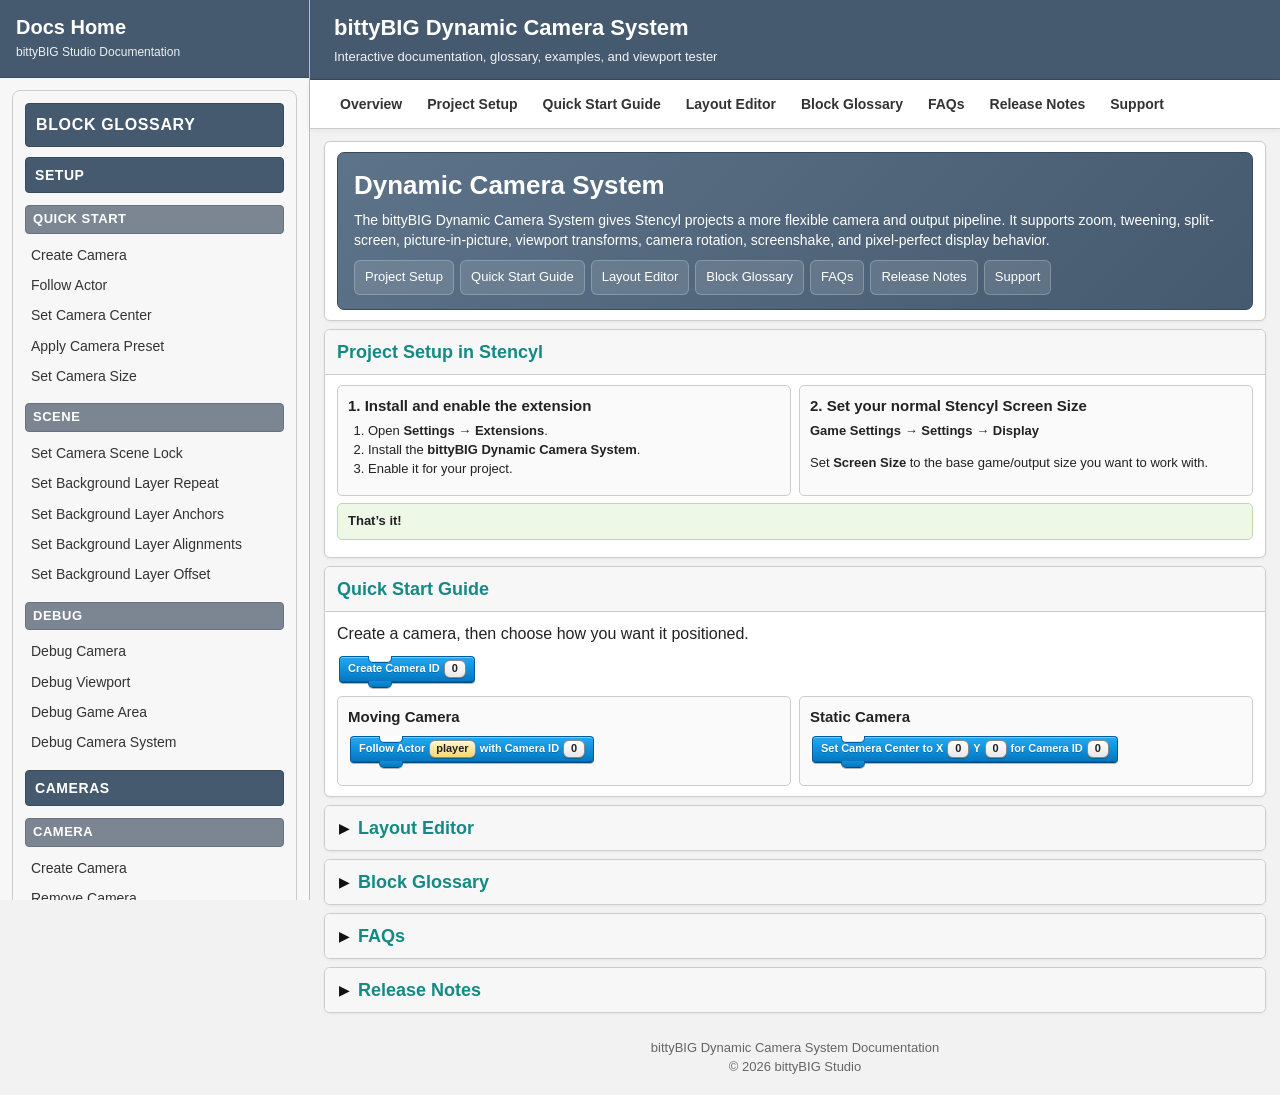
<file: dynamic-camera-documentation.html>
<!DOCTYPE html>

<html lang="en">
<head>
<meta charset="utf-8"/>
<meta content="width=device-width, initial-scale=1.0" name="viewport"/>
<link rel="icon" type="image/png" href="favicon.png">
<title>bittyBIG Dynamic Camera System Documentation</title>
<style>
		:root
		{
			--bg: #f2f2f2;
			--panel: #ffffff;
			--panel-2: #f7f7f7;
			--line: #cccccc;
			--text: #222222;
			--muted: #666666;
			--header: #455a6f;
			--headerText: #ffffff;
			--accent: #1c88d9;
			--accentDark: #1467a6;
			--accentLight: #d8ecfb;
			--danger: #d5525d;
			--dangerDark: #ab3842;
			--success: #7ab34a;
			--successDark: #5e9234;
			--shadow: rgba(0, 0, 0, 0.12);
			--gold: #ffb52a;
		}

		*
		{
			box-sizing: border-box;
		}

		html
		{
			scroll-behavior: smooth;
			scroll-padding-top: 72px;
		}

		[id]
		{
			scroll-margin-top: 72px;
		}

		body
		{
			margin: 0;
			background: var(--bg);
			color: var(--text);
			font-family: Arial, Helvetica, sans-serif;
			line-height: 1.45;
		}

		a
		{
			color: inherit;
			text-decoration: none;
		}

		button,
		input
		{
			font: inherit;
		}

		.app
		{
			display: grid;
			grid-template-columns: 310px minmax(0, 1fr);
			min-height: 100vh;
		}

		/* Sidebar */
		.sidebar
		{
			position: sticky;
			top: 0;
			height: 100vh;
			overflow: auto;
			background: #f7f7f7;
			border-right: 1px solid #bdbdbd;
			padding: 0;
		}

		.sidebar-header
		{
			background: var(--header);
			color: var(--headerText);
			padding: 16px;
			border-bottom: 1px solid #394a5c;
		}

		.sidebar-header h1
		{
			margin: 0;
			font-size: 20px;
			line-height: 1.15;
		}

		.sidebar-header h1 a
		{
			color: var(--headerText);
			text-decoration: none;
		}

		.sidebar-header h1 a:hover
		{
			text-decoration: underline;
		}

		.sidebar-header .sub
		{
			margin-top: 5px;
			font-size: 12px;
			opacity: 0.9;
		}


		.nav-group
		{
			padding: 12px 14px 4px;
		}

		.nav-title
		{
			font-size: 13px;
			font-weight: bold;
			color: #333333;
			text-transform: uppercase;
			margin: 0 0 8px;
		}

		.nav-list
		{
			display: grid;
			gap: 4px;
			margin-bottom: 8px;
		}

		.nav-link
		{
			display: block;
			padding: 7px 8px;
			border-radius: 4px;
			font-size: 14px;
			color: #333333;
		}

		.nav-link:hover,
		.nav-link.active
		{
			background: #dfe8f3;
			color: #000000;
		}

		.nav-mini-title
		{
			font-size: 11px;
			font-weight: bold;
			color: #666666;
			text-transform: uppercase;
			padding: 8px 8px 2px;
		}

		.nav-sub
		{
			padding-left: 12px;
			border-left: 2px solid #d0d0d0;
			margin-left: 6px;
		}

		/* Main */
		.main
		{
			min-width: 0;
		}

		.topbar
		{
			background: var(--header);
			color: var(--headerText);
			padding: 12px 24px;
			border-bottom: 1px solid #394a5c;
		}

		.topbar .title
		{
			font-size: 22px;
			font-weight: bold;
		}

		.topbar .subtitle
		{
			font-size: 13px;
			margin-top: 4px;
			opacity: 0.92;
		}
		.top-nav
		{
			position: sticky;
			top: 0;
			z-index: 30;
			display: flex;
			flex-wrap: wrap;
			gap: 5px;
			padding: 7px 20px;
			background: #ffffff;
			border-bottom: 1px solid var(--line);
			box-shadow: 0 1px 5px rgba(0,0,0,0.07);
		}

		.top-nav a
		{
			display: inline-block;
			padding: 7px 10px;
			border-radius: 5px;
			font-size: 14px;
			font-weight: bold;
			color: #333333;
		}

		.top-nav a:hover
		{
			background: #dfe8f3;
		}

		.left-glossary-nav
		{
			position: static;
			top: auto;
			width: auto;
			margin: 12px;
		}

		.left-glossary-nav .cat
		{
			margin-bottom: 18px;
		}

		.left-glossary-nav .cat-title
		{
			font-size: 11px;
			font-weight: bold;
			text-transform: uppercase;
			letter-spacing: 0.04em;
			color: #ffffff;
			background: #7c8692;
			border: 1px solid #67727e;
			border-radius: 4px;
			padding: 4px 7px;
			margin: 12px 0 6px;
		}

		.left-glossary-nav .glossary-main-title
		{
			font-size: 16px;
			font-weight: bold;
			text-transform: uppercase;
			letter-spacing: 0.04em;
			color: #ffffff;
			background: #455a6f;
			border: 1px solid #394a5c;
			border-radius: 4px;
			padding: 9px 10px;
			margin: 0 0 10px;
		}

		.left-glossary-nav .cat > .cat-title:first-child
		{
			font-size: 14px;
			background: #455a6f;
			border-color: #394a5c;
			padding: 7px 9px;
			margin: 0 0 8px;
		}

		.left-glossary-nav a
		{
			display: block;
			padding: 5px 8px;
			border-radius: 4px;
			font-size: 14px;
			color: #333333;
		}

		.left-glossary-nav a:hover
		{
			background: #dfe8f3;
		}


		.content
		{
			padding: 18px 20px;
			max-width: 1260px;
		}

		.section
		{
			background: var(--panel);
			border: 1px solid var(--line);
			border-radius: 7px;
			box-shadow: 0 1px 5px rgba(0, 0, 0, 0.08);
			margin-bottom: 12px;
			overflow: hidden;
		}

		.section-header
		{
			padding: 12px 16px;
			border-bottom: 1px solid var(--line);
			background: var(--panel-2);
		}

		.section-header h2
		{
			margin: 0;
			font-size: 21px;
			color: #138a84;
		}

		.section-body
		{
			padding: 16px;
		}

		p
		{
			margin-top: 0;
		}

		.hero-box
		{
			background: linear-gradient(135deg, #5d7389, #455a6f);
			color: white;
			padding: 18px 20px;
			border-radius: 7px;
			border: 1px solid #394a5c;
		}

		.hero-box h2
		{
			margin: 0 0 8px;
			font-size: 30px;
			color: white;
		}

		.hero-box p
		{
			margin: 0 0 16px;
			font-size: 16px;
			max-width: 900px;
		}

		.hero-buttons
		{
			display: flex;
			flex-wrap: wrap;
			gap: 10px;
		}

		.btn
		{
			display: inline-block;
			padding: 10px 14px;
			border-radius: 6px;
			border: 1px solid rgba(255,255,255,0.22);
			background: rgba(255,255,255,0.12);
			color: white;
			cursor: pointer;
		}

		.btn:hover
		{
			background: rgba(255,255,255,0.22);
		}

		.grid-2
		{
			display: grid;
			grid-template-columns: 1fr 1fr;
			gap: 16px;
		}

		.grid-3
		{
			display: grid;
			grid-template-columns: repeat(3, 1fr);
			gap: 16px;
		}

		.grid-4
		{
			display: grid;
			grid-template-columns: repeat(4, 1fr);
			gap: 16px;
		}

		.info-card
		{
			border: 1px solid var(--line);
			border-radius: 6px;
			padding: 13px;
			background: #fafafa;
		}

		.info-card h3
		{
			margin: 0 0 8px;
			font-size: 18px;
		}

		.note
		{
			padding: 12px 14px;
			border-radius: 8px;
			border: 1px solid #d8d8d8;
			background: #f9f9f9;
			margin: 12px 0;
		}

		.note.good
		{
			background: #eef8e7;
			border-color: #bfd7ac;
		}

		.note.warn
		{
			background: #fff6df;
			border-color: #e7d49a;
		}

		.inline-code
		{
			display: inline-block;
			background: #f0f0f0;
			border: 1px solid #dddddd;
			padding: 2px 6px;
			border-radius: 4px;
			font-family: Consolas, Monaco, "Courier New", monospace;
			font-size: 0.95em;
		}

		/* Collapsible major sections */
		.section-toggle
		{
			width: 100%;
			display: flex;
			align-items: center;
			justify-content: flex-start;
			gap: 8px;
			padding: 0;
			border: 0;
			background: transparent;
			color: inherit;
			text-align: left;
			cursor: pointer;
		}

		.section-toggle-icon
		{
			order: -1;
			flex: 0 0 auto;
			display: inline-block;
			color: #111111;
			font-size: 14px;
			line-height: 1;
			transition: transform 0.16s ease;
			transform: rotate(90deg);
			margin-left: 2px;
		}

		.section-toggle:focus-visible
		{
			outline: 2px solid var(--accent);
			outline-offset: 4px;
			border-radius: 3px;
		}

		.collapsible-section.collapsed > .section-body
		{
			display: none;
		}

		.collapsible-section.collapsed > .section-header
		{
			border-bottom: 0;
		}

		.collapsible-section.collapsed .section-toggle-icon
		{
			transform: rotate(0deg);
		}



		/* Tabs */
		.tabs
		{
			display: flex;
			flex-wrap: wrap;
			gap: 8px;
			margin-bottom: 16px;
		}

		.tab-button
		{
			padding: 8px 12px;
			border: 1px solid #bdbdbd;
			border-radius: 6px;
			background: #f7f7f7;
			cursor: pointer;
		}

		.tab-button.active
		{
			background: #dfe8f3;
			border-color: #9fb8d4;
			font-weight: bold;
		}

		.tab-panel
		{
			display: none;
		}

		.tab-panel.active
		{
			display: block;
		}

		/* Stencyl-like block visuals */
		.block-stack
		{
			display: flex;
			flex-direction: column;
			align-items: flex-start;
			gap: 0;
			margin: 8px 0 14px;
			overflow-x: auto;
			overflow-y: visible;
			padding: 6px 8px 10px 4px;
		}

		.block-row
		{
			display: flex;
			flex-wrap: nowrap;
			align-items: center;
			gap: 0;
			min-width: max-content;
			overflow: visible;
		}

		.st-block
		{
			--blockTop: #23a9f4;
			--blockMid: #0f91dd;
			--blockBottom: #0575bd;
			--blockDark: #005c9a;
			--blockCutout: #f2f2f2;

			display: inline-flex;
			flex-wrap: nowrap;
			align-items: center;
			gap: 4px;
			min-height: 22px;
			padding: 3px 8px 4px;
			color: #ffffff;
			font-family: Arial, Helvetica, sans-serif;
			font-weight: 800;
			font-size: 11px;
			line-height: 1;
			white-space: nowrap;
			position: relative;
			vertical-align: middle;
			background: linear-gradient(to bottom, var(--blockTop) 0%, var(--blockMid) 48%, var(--blockBottom) 100%);
			border: 1px solid var(--blockDark);
			border-bottom-color: #004a7c;
			border-radius: 4px;
			text-shadow: 0 1px 0 rgba(0,0,0,0.22);
			box-shadow:
				inset 0 1px 0 rgba(255,255,255,0.36),
				inset 0 -1px 0 rgba(0,0,0,0.18),
				0 1px 0 rgba(0,0,0,0.28);
		}

		.block-stack .st-block
		{
			--blockCutout: #ffffff;
		}

		.generated-block-preview .st-block
		{
			--blockCutout: #f6f6f6;
		}

		.faq-block-image .st-block
		{
			--blockCutout: #fafafa;
		}

		.st-block::before
		{
			content: "";
			position: absolute;
			left: 28px;
			top: -1px;
			width: 22px;
			height: 6px;
			background: var(--blockCutout);
			border-left: 1px solid var(--blockDark);
			border-right: 1px solid var(--blockDark);
			border-bottom: 1px solid var(--blockDark);
			border-radius: 0 0 5px 5px;
			box-shadow: inset 0 -1px 0 rgba(0,0,0,0.12);
		}

		.st-block::after
		{
			content: "";
			position: absolute;
			left: 28px;
			bottom: -6px;
			width: 22px;
			height: 6px;
			background: linear-gradient(to bottom, var(--blockMid) 0%, var(--blockBottom) 100%);
			border-left: 1px solid var(--blockDark);
			border-right: 1px solid var(--blockDark);
			border-bottom: 1px solid #004a7c;
			border-radius: 0 0 5px 5px;
			box-shadow: 0 1px 0 rgba(0,0,0,0.28);
		}


		/* When command blocks are stacked, the upper block's bottom connector should appear inside the lower block's top notch. */
		.block-stack .block-row + .block-row .st-block::before,
		.generated-block-preview .block-row + .block-row .st-block::before
		{
			background: linear-gradient(to bottom, #0f91dd 0%, #0575bd 100%);
			border-left-color: #005c9a;
			border-right-color: #005c9a;
			border-bottom-color: #004a7c;
		}

		.block-stack .block-row:has(.st-block.blue) + .block-row .st-block::before,
		.generated-block-preview .block-row:has(.st-block.blue) + .block-row .st-block::before
		{
			background: linear-gradient(to bottom, #0f91dd 0%, #0575bd 100%);
			border-left-color: #005c9a;
			border-right-color: #005c9a;
			border-bottom-color: #004a7c;
		}

		.block-stack .block-row:has(.st-block.red) + .block-row .st-block::before,
		.generated-block-preview .block-row:has(.st-block.red) + .block-row .st-block::before
		{
			background: linear-gradient(to bottom, #dc555e 0%, #bf3944 100%);
			border-left-color: #9d2630;
			border-right-color: #9d2630;
			border-bottom-color: #862029;
		}

		.block-stack .block-row:has(.st-block.green) + .block-row .st-block::before,
		.generated-block-preview .block-row:has(.st-block.green) + .block-row .st-block::before
		{
			background: linear-gradient(to bottom, #75ad42 0%, #5e9230 100%);
			border-left-color: #4e7b27;
			border-right-color: #4e7b27;
			border-bottom-color: #3f681e;
		}

		.block-stack .block-row:has(.st-block.gray) + .block-row .st-block::before,
		.generated-block-preview .block-row:has(.st-block.gray) + .block-row .st-block::before
		{
			background: linear-gradient(to bottom, #808b97 0%, #66717e 100%);
			border-left-color: #53606c;
			border-right-color: #53606c;
			border-bottom-color: #45515c;
		}

		.st-block.blue
		{
			--blockTop: #23a9f4;
			--blockMid: #0f91dd;
			--blockBottom: #0575bd;
			--blockDark: #005c9a;
		}

		.st-block.red
		{
			--blockTop: #ef737a;
			--blockMid: #dc555e;
			--blockBottom: #bf3944;
			--blockDark: #9d2630;
		}

		.st-block.green
		{
			--blockTop: #93cc5d;
			--blockMid: #75ad42;
			--blockBottom: #5e9230;
			--blockDark: #4e7b27;
		}

		.st-block.gray
		{
			--blockTop: #9aa4af;
			--blockMid: #808b97;
			--blockBottom: #66717e;
			--blockDark: #53606c;
		}

		.st-block.reporter
		{
			min-height: 20px;
			padding: 3px 9px 4px;
			border-radius: 12px;
			box-shadow:
				inset 0 1px 0 rgba(255,255,255,0.34),
				inset 0 -1px 0 rgba(0,0,0,0.18),
				0 1px 0 rgba(0,0,0,0.24);
		}

		.st-block.reporter::before,
		.st-block.reporter::after
		{
			content: none;
		}

		.st-block.boolean
		{
			min-height: 21px;
			padding: 3px 15px 4px;
			border-radius: 0;
			clip-path: polygon(12px 0, calc(100% - 12px) 0, 100% 50%, calc(100% - 12px) 100%, 12px 100%, 0 50%);
		}

		.st-block.boolean::before,
		.st-block.boolean::after
		{
			content: none;
		}

		.st-input,
		.st-dropdown,
		.st-text
		{
			display: inline-flex;
			align-items: center;
			justify-content: center;
			min-height: 18px;
			padding: 1px 6px;
			border-radius: 6px;
			font-weight: 800;
			color: #222222;
			border: 1px solid #8a8a8a;
			box-shadow:
				inset 0 1px 1px rgba(255,255,255,0.95),
				0 1px 0 rgba(0,0,0,0.22);
			vertical-align: middle;
			text-shadow: none;
			white-space: nowrap;
		}

		.st-input
		{
			min-width: 22px;
			background: linear-gradient(#ffffff, #e8e8e8);
		}

		.st-dropdown
		{
			min-width: 32px;
			background: linear-gradient(#ffffff, #e5e5e5);
			padding-right: 20px;
			position: relative;
		}

		.st-dropdown::after
		{
			content: "";
			position: absolute;
			right: 6px;
			top: 50%;
			transform: translateY(-35%);
			width: 0;
			height: 0;
			border-left: 5px solid transparent;
			border-right: 5px solid transparent;
			border-top: 6px solid #666666;
		}

		.st-text
		{
			background: linear-gradient(#fff6c9, #f3d874);
		}

		.st-input .st-block.reporter,
		.st-dropdown .st-block.reporter,
		.st-text .st-block.reporter
		{
			margin: -2px -5px;
		}

		.st-input:has(.st-block.reporter),
		.st-dropdown:has(.st-block.reporter),
		.st-text:has(.st-block.reporter)
		{
			padding: 0;
			border: 0;
			background: transparent;
			box-shadow: none;
			min-width: 0;
		}

		.generated-block-preview,
		.faq-block-image
		{
			overflow-x: auto;
			overflow-y: visible;
			padding-bottom: 10px;
		}

		.generated-block-preview .block-row,
		.faq-block-image.block-row,
		.faq-block-image .block-row
		{
			flex-wrap: nowrap;
			min-width: max-content;
		}

		.block-card
		{
			border: 1px solid var(--line);
			border-radius: 6px;
			background: #fafafa;
			padding: 13px;
			margin-bottom: 10px;
		}

		.block-card h3
		{
			margin: 0 0 8px;
			font-size: 19px;
		}

		.block-meta
		{
			font-size: 13px;
			color: var(--muted);
			margin-bottom: 4px;
		}

		.block-card > .block-row
		{
			margin: -2px 0 14px;
		}

		.block-desc
		{
			margin-bottom: 12px;
		}

		.code-toggle
		{
			display: inline-block;
			padding: 7px 10px;
			border-radius: 5px;
			border: 1px solid #b8c7d8;
			background: #edf4fb;
			color: #1d517f;
			cursor: pointer;
			font-size: 13px;
			font-weight: bold;
			margin-top: 4px;
		}

		.code-toggle:hover
		{
			background: #dfeefa;
		}

		.code-box
		{
			display: block;
			margin-top: 10px;
			border: 1px solid #d8d8d8;
			border-radius: 6px;
			background: #f6f6f6;
			padding: 0;
			overflow: hidden;
		}

		.code-box.open
		{
			display: block;
		}

		.code-bar
		{
			display: flex;
			justify-content: space-between;
			align-items: center;
			background: #ececec;
			border-bottom: 1px solid #d8d8d8;
			padding: 8px 10px;
			font-size: 12px;
			color: #444444;
		}

		.copy-btn
		{
			padding: 5px 8px;
			border-radius: 4px;
			border: 1px solid #bdbdbd;
			background: #ffffff;
			cursor: pointer;
			font-size: 12px;
		}

		.copy-btn:hover
		{
			background: #f2f2f2;
		}

		pre
		{
			margin: 0;
			padding: 12px;
			overflow: auto;
			font-family: Consolas, Monaco, "Courier New", monospace;
			font-size: 13px;
			line-height: 1.5;
		}

		/* Glossary style */
		.glossary-layout
		{
			display: block;
		}

		.glossary-sidebar
		{
			border: 1px solid var(--line);
			border-radius: 8px;
			background: #f7f7f7;
			padding: 12px;
			align-self: start;
			position: sticky;
			top: 18px;
		}

		.glossary-sidebar h3
		{
			margin: 0 0 10px;
			font-size: 16px;
		}

		.glossary-sidebar .cat
		{
			margin-bottom: 12px;
		}

		.glossary-sidebar .cat-title
		{
			font-size: 13px;
			font-weight: bold;
			text-transform: uppercase;
			color: #444444;
			margin-bottom: 6px;
		}

		.glossary-sidebar a
		{
			display: block;
			padding: 5px 6px;
			border-radius: 4px;
			font-size: 14px;
		}

		.glossary-sidebar a:hover
		{
			background: #dfe8f3;
		}

		.left-glossary-nav .cat-title,
		.left-glossary-nav .cat > .cat-title:first-child
		{
			color: #ffffff;
		}

		.term-list
		{
			border: 1px solid var(--line);
			border-radius: 8px;
			background: #fafafa;
			padding: 14px 16px;
			margin-bottom: 18px;
		}

		.term-list p
		{
			margin: 0 0 8px;
		}

		.term-list p:last-child
		{
			margin-bottom: 0;
		}

		/* Interactive setup builder */
		.viewport-demo
		{
			border: 1px solid var(--line);
			border-radius: 8px;
			background: #fafafa;
			padding: 16px;
		}

		.demo-controls
		{
			display: grid;
			grid-template-columns: repeat(auto-fit, minmax(150px, 1fr));
			gap: 10px;
			margin-bottom: 14px;
		}

		.screen-controls
		{
			grid-template-columns: repeat(auto-fit, minmax(150px, 220px));
			margin-top: -4px;
			padding-top: 10px;
			border-top: 1px solid #e5e5e5;
		}

		.screen-controls label
		{
			color: #777777;
		}

		.screen-controls input
		{
			background: #f7f7f7;
		}

		.demo-controls label,
		.viewport-row label
		{
			display: grid;
			gap: 4px;
			font-size: 12px;
			color: #555555;
		}

		.demo-controls input,
		.viewport-row input
		{
			width: 100%;
			padding: 8px 9px;
			border: 1px solid #bebebe;
			border-radius: 5px;
			background: #ffffff;
		}

		.builder-layout
		{
			display: grid;
			grid-template-columns: minmax(0, 1fr) 360px;
			gap: 16px;
			align-items: start;
		}

		.demo-screen
		{
			position: relative;
			width: 100%;
			aspect-ratio: 16 / 9;
			background:
				linear-gradient(45deg, rgba(0,0,0,0.04) 25%, transparent 25%),
				linear-gradient(-45deg, rgba(0,0,0,0.04) 25%, transparent 25%),
				linear-gradient(45deg, transparent 75%, rgba(0,0,0,0.04) 75%),
				linear-gradient(-45deg, transparent 75%, rgba(0,0,0,0.04) 75%);
			background-size: 24px 24px;
			background-position: 0 0, 0 12px, 12px -12px, -12px 0px;
			border: 1px solid #bcbcbc;
			border-radius: 8px;
			overflow: hidden;
		}

		.demo-display-area
		{
			position: absolute;
			border: 2px dashed #1f7dcc;
			background: rgba(31, 125, 204, 0.08);
			overflow: hidden;
		}

		.demo-viewport
		{
			position: absolute;
			border: 2px solid #6ca73c;
			background: rgba(122, 179, 74, 0.18);
			color: #294019;
			display: flex;
			align-items: center;
			justify-content: center;
			font-weight: bold;
			font-size: 13px;
			text-align: center;
			padding: 4px;
		}

		.demo-readout,
		.pixel-readout
		{
			margin-top: 12px;
			font-size: 14px;
			color: #444444;
		}

		.viewport-editor
		{
			border: 1px solid var(--line);
			border-radius: 8px;
			background: #ffffff;
			padding: 12px;
		}

		.viewport-editor h3,
		.pixel-panel h3,
		.generated-code h3
		{
			margin: 0 0 10px;
			font-size: 16px;
		}

		.viewport-row
		{
			display: grid;
			grid-template-columns: 42px repeat(4, 1fr);
			gap: 8px;
			align-items: end;
			padding: 9px 0;
			border-top: 1px solid #eeeeee;
		}

		.viewport-row:first-of-type
		{
			border-top: 0;
			padding-top: 0;
		}

		.viewport-id
		{
			font-weight: bold;
			font-size: 13px;
			color: #333333;
			padding-bottom: 8px;
		}

		.pixel-panel,
		.generated-code
		{
			margin-top: 14px;
			border: 1px solid var(--line);
			border-radius: 8px;
			background: #ffffff;
			padding: 12px;
		}

		.pixel-list
		{
			margin: 0;
			padding-left: 0;
			list-style: none;
		}

		.pixel-list li
		{
			padding: 4px 0;
			border-bottom: 1px solid #eeeeee;
		}

		.pixel-list li:last-child
		{
			border-bottom: 0;
		}

		.generated-code .code-box
		{
			display: block;
			margin-top: 0;
		}

		.generated-block-preview
		{
			padding: 10px;
			background: #f6f6f6;
			min-height: 80px;
		}

		.copy-source
		{
			position: absolute;
			left: -99999px;
			top: auto;
			width: 1px;
			height: 1px;
			overflow: hidden;
			white-space: pre;
		}


		/* FAQ Dropdowns */
		.faq-list
		{
			display: grid;
			gap: 10px;
		}

		.faq-item
		{
			border: 1px solid #d8d8d8;
			border-radius: 7px;
			background: #fafafa;
			overflow: hidden;
		}

		.faq-issue
		{
			cursor: pointer;
			padding: 12px 14px;
			font-weight: bold;
			color: #333333;
			user-select: none;
		}

		.faq-issue:hover
		{
			background: #f1f5f8;
		}

		.faq-item[open] .faq-issue
		{
			border-bottom: 1px solid #e1e1e1;
			background: #f5f7f9;
		}

		.faq-details
		{
			padding: 12px 14px 14px;
		}

		.faq-details p
		{
			margin: 0;
		}

		.faq-block-image
		{
			margin: 8px 0 9px;
		}

		.faq-list a
		{
			color: var(--accentDark);
			font-weight: bold;
			text-decoration: underline;
		}

		/* Footer */
		.footer
		{
			text-align: center;
			padding: 18px 0 6px;
			color: #666666;
			font-size: 13px;
		}

		/* Mobile */
		@media (max-width: 1100px)
		{
			.app
			{
				grid-template-columns: 1fr;
			}

			.sidebar
			{
				position: relative;
				height: auto;
			}

			.top-nav
			{
				position: relative;
				top: auto;
			}

			.glossary-layout
			{
				grid-template-columns: 1fr;
			}

			.glossary-sidebar
			{
				position: relative;
				top: 0;
			}

			.left-glossary-nav
			{
				display: none;
			}
		}

		@media (max-width: 900px)
		{
			.grid-2,
			.grid-3,
			.grid-4,
			.demo-controls,
			.builder-layout
			{
				grid-template-columns: 1fr;
			}
		}
	
		/* Ultra-compact layout pass */
		.content
		{
			padding: 12px 14px;
			max-width: 1220px;
		}

		.section
		{
			margin-bottom: 8px;
			border-radius: 6px;
			box-shadow: 0 1px 3px rgba(0,0,0,0.06);
		}

		.section-header
		{
			padding: 9px 12px;
		}

		.section-header h2
		{
			font-size: 18px;
		}

		.section-body
		{
			padding: 10px 12px;
		}

		.section-body > p
		{
			margin-bottom: 8px;
		}

		.hero-box
		{
			padding: 14px 16px;
		}

		.hero-box h2
		{
			font-size: 26px;
			margin-bottom: 5px;
		}

		.hero-box p
		{
			font-size: 14px;
			margin-bottom: 10px;
		}

		.hero-buttons
		{
			gap: 6px;
		}

		.btn
		{
			padding: 7px 10px;
			font-size: 13px;
		}

		.grid-2,
		.grid-3,
		.grid-4
		{
			gap: 8px;
		}

		.info-card
		{
			padding: 9px 10px;
			border-radius: 5px;
		}

		.info-card h3
		{
			font-size: 15px;
			margin-bottom: 5px;
		}

		.info-card p,
		.info-card li
		{
			font-size: 13px;
		}

		.info-card ol,
		.info-card ul
		{
			margin-top: 4px;
			margin-bottom: 4px;
			padding-left: 20px;
		}

		.note
		{
			padding: 8px 10px;
			margin: 7px 0;
			border-radius: 5px;
			font-size: 13px;
		}

		.tabs
		{
			gap: 5px;
			margin-bottom: 9px;
		}

		.tab-button
		{
			padding: 6px 9px;
			font-size: 13px;
		}

		.block-stack
		{
			margin: 4px 0 7px;
			padding: 3px 5px 6px 2px;
		}

		/* Compact glossary entries */
		.block-card
		{
			padding: 8px 9px;
			margin-bottom: 6px;
			border-radius: 5px;
		}

		.block-card h3
		{
			font-size: 14px;
			margin: 0 0 4px;
		}

		.block-meta
		{
			font-size: 11px;
			margin-bottom: 3px;
		}

		.block-card > .block-row
		{
			margin: 0 0 5px;
		}

		.block-desc
		{
			font-size: 12px;
			line-height: 1.3;
			margin-bottom: 0;
		}

		.block-card .code-box
		{
			display: none;
		}

		.block-card.code-open .code-box
		{
			display: block;
			margin-top: 7px;
		}

		.block-card .code-toggle
		{
			display: inline-block;
			margin-top: 5px;
			padding: 4px 7px;
			font-size: 11px;
		}

		/* Slightly smaller Stencyl block visuals */
		.block-card .st-block
		{
			font-size: 10px;
			min-height: 19px;
			padding: 2px 7px 3px;
		}

		.block-card .st-block.reporter
		{
			min-height: 18px;
			padding: 2px 8px 3px;
		}

		.block-card .st-block.boolean
		{
			min-height: 19px;
			padding: 2px 13px 3px;
		}

		.block-card .st-input,
		.block-card .st-dropdown,
		.block-card .st-text
		{
			min-height: 16px;
			padding: 0 5px;
		}

		.term-list
		{
			padding: 9px 11px;
			margin-bottom: 10px;
		}

		.term-list p
		{
			margin-bottom: 5px;
			font-size: 13px;
		}

		/* Compact Layout Editor */
		.viewport-demo
		{
			padding: 10px;
		}

		.demo-controls
		{
			gap: 6px;
			margin-bottom: 8px;
		}

		.demo-controls input,
		.viewport-row input
		{
			padding: 5px 6px;
		}

		.builder-layout
		{
			gap: 10px;
			grid-template-columns: minmax(0, 1fr) 320px;
		}

		.viewport-editor,
		.pixel-panel,
		.generated-code
		{
			padding: 9px;
		}

		.viewport-row
		{
			gap: 5px;
			padding: 5px 0;
		}

		.generated-code,
		.pixel-panel
		{
			margin-top: 9px;
		}

		/* Compact FAQ dropdowns */
		.faq-list
		{
			gap: 6px;
		}

		.faq-item
		{
			padding: 7px 9px;
			border-radius: 5px;
		}

		.faq-item summary
		{
			font-size: 13px;
		}


		/* Desktop glossary entries: use width instead of height */
		#glossary .block-card
		{
			display: grid;
			grid-template-columns: 185px minmax(300px, max-content) minmax(220px, 1fr) auto;
			grid-template-areas:
				"title block desc code"
				"meta  block desc code"
				"box   box   box  box";
			column-gap: 12px;
			row-gap: 1px;
			align-items: center;
			padding: 7px 9px;
			min-height: 46px;
		}

		#glossary .block-card > h3
		{
			grid-area: title;
			align-self: end;
			margin: 0;
			font-size: 13px;
			line-height: 1.15;
		}

		#glossary .block-card > .block-meta
		{
			grid-area: meta;
			align-self: start;
			margin: 1px 0 0;
			font-size: 10px;
			line-height: 1.15;
		}

		#glossary .block-card > .block-row
		{
			grid-area: block;
			margin: 0;
			min-width: 0;
			overflow-x: auto;
			overflow-y: visible;
			padding: 3px 0 6px;
		}

		#glossary .block-card > .block-desc
		{
			grid-area: desc;
			margin: 0;
			font-size: 12px;
			line-height: 1.25;
			min-width: 0;
		}

		#glossary .block-card > .glossary-code-toggle
		{
			grid-area: code;
			margin: 0;
			align-self: center;
			white-space: nowrap;
		}

		#glossary .block-card > .code-box
		{
			grid-area: box;
			margin-top: 6px;
		}

		@media (max-width: 1050px)
		{
			#glossary .block-card
			{
				grid-template-columns: 160px minmax(260px, 1fr) auto;
				grid-template-areas:
					"title block code"
					"meta  block code"
					"desc  desc  desc"
					"box   box   box";
			}

			#glossary .block-card > .block-desc
			{
				margin-top: 4px;
			}
		}

		@media (max-width: 720px)
		{
			#glossary .block-card
			{
				display: block;
				padding: 8px 9px;
			}

			#glossary .block-card > h3
			{
				margin-bottom: 2px;
			}

			#glossary .block-card > .block-meta
			{
				margin-bottom: 5px;
			}

			#glossary .block-card > .block-row
			{
				margin-bottom: 3px;
			}

			#glossary .block-card > .block-desc
			{
				margin: 3px 0 5px;
			}
		}


		/* Glossary: description beneath the name, block preview to the right */
		#glossary h4
		{
			margin: 12px 0 1px;
			font-size: 15px;
		}

		#glossary .glossary-group-meta
		{
			margin: 0 0 5px;
			font-size: 11px;
			line-height: 1.15;
			color: var(--muted);
		}

		#glossary .block-card
		{
			display: grid;
			grid-template-columns: 280px minmax(0, 1fr) auto;
			grid-template-areas:
				"title block code"
				"desc  block code"
				"box   box   box";
			column-gap: 12px;
			row-gap: 2px;
			align-items: start;
			padding: 7px 9px;
			margin-bottom: 5px;
		}

		#glossary .block-card > h3
		{
			grid-area: title;
			margin: 0;
			font-size: 13px;
			line-height: 1.15;
		}

		#glossary .block-card > .block-desc
		{
			grid-area: desc;
			margin: 0;
			font-size: 12px;
			line-height: 1.25;
			min-width: 0;
			align-self: start;
		}

		#glossary .block-card > .block-row
		{
			grid-area: block;
			margin: 0;
			padding: 1px 0 3px;
			overflow-x: auto;
			overflow-y: visible;
			align-self: center;
		}

		#glossary .block-card > .glossary-code-toggle
		{
			grid-area: code;
			margin: 0;
			align-self: center;
			white-space: nowrap;
		}

		#glossary .block-card > .code-box
		{
			grid-area: box;
			margin-top: 6px;
		}

		@media (max-width: 980px)
		{
			#glossary .block-card
			{
				grid-template-columns: minmax(0, 1fr) auto;
				grid-template-areas:
					"title code"
					"desc  code"
					"block block"
					"box   box";
			}

			#glossary .block-card > .block-row
			{
				margin-top: 4px;
			}
		}


		/* Glossary redesign */
		#glossary .glossary-category-title
		{
			margin: 18px 0 8px;
			padding: 8px 11px;
			border-left: 4px solid #138a84;
			border-radius: 4px;
			background: #455a6f;
			color: #ffffff;
			font-size: 17px;
			line-height: 1.2;
		}

		#glossary .glossary-subcategory-title
		{
			display: inline-block;
			margin: 11px 0 2px;
			padding: 4px 8px;
			border: 1px solid #c9d0d6;
			border-left: 3px solid #138a84;
			border-radius: 4px;
			background: #eef1f3;
			color: #2f3a44;
			font-size: 13px;
			font-weight: bold;
			line-height: 1.2;
		}

		#glossary .glossary-group-meta
		{
			margin: 0 0 7px;
			font-size: 10px;
			color: var(--muted);
		}

		#glossary .glossary-entry
		{
			margin: 0 0 10px;
		}

		#glossary .glossary-entry-header
		{
			padding: 0 2px 5px;
		}

		#glossary .glossary-entry-title
		{
			margin: 0 0 2px;
			font-size: 14px;
			line-height: 1.2;
			color: #202020;
		}

		#glossary .glossary-entry-desc
		{
			margin: 0;
			max-width: 980px;
			font-size: 12px;
			line-height: 1.35;
			color: #4f4f4f;
		}

		#glossary .glossary-demo-card
		{
			display: grid;
			grid-template-columns: minmax(0, 1fr) minmax(300px, 42%);
			gap: 14px;
			align-items: center;
			padding: 9px 10px;
			margin: 0;
			border: 1px solid #d3d3d3;
			border-radius: 6px;
			background: #fafafa;
		}

		#glossary .glossary-demo-card > .block-row
		{
			margin: 0;
			padding: 4px 0 7px 2px;
			min-width: 0;
			overflow-x: auto;
			overflow-y: visible;
		}

		#glossary .glossary-demo-card > .code-box
		{
			display: block !important;
			margin: 0 0 0 12px;
			border: 1px solid #d5d5d5;
			border-left: 4px solid #b8c2ca;
			border-radius: 4px;
			background: #f2f3f4;
			min-width: 0;
		}

		#glossary .glossary-demo-card > .code-box .code-bar
		{
			padding: 5px 7px;
			background: #e7eaec;
			font-size: 10px;
		}

		#glossary .glossary-demo-card > .code-box pre
		{
			padding: 8px 10px 8px 16px;
			font-size: 11px;
			line-height: 1.35;
			white-space: pre-wrap;
			overflow-wrap: anywhere;
		}

		#glossary .glossary-demo-card .copy-btn
		{
			padding: 3px 6px;
			font-size: 10px;
		}

		@media (max-width: 900px)
		{
			#glossary .glossary-demo-card
			{
				grid-template-columns: 1fr;
				gap: 7px;
			}

			#glossary .glossary-demo-card > .code-box
			{
				margin-left: 0;
			}
		}


		/* Final glossary card alignment:
		   visual block hard-left, compact indented code field to the right */
		#glossary .glossary-demo-card
		{
			display: grid;
			grid-template-columns: minmax(300px, auto) minmax(320px, 1fr);
			gap: 18px;
			align-items: center;
			padding: 8px 10px;
			margin: 0;
			border: 1px solid #d3d3d3;
			border-radius: 6px;
			background: #fafafa;
		}

		#glossary .glossary-demo-card > .block-row
		{
			margin: 0;
			padding: 4px 0 7px 0;
			min-width: 0;
			overflow-x: auto;
			overflow-y: visible;
			justify-content: flex-start;
		}

		#glossary .glossary-demo-card > .code-box
		{
			display: grid !important;
			grid-template-columns: minmax(0, 1fr) auto;
			align-items: center;
			margin: 0;
			border: 1px solid #d5d5d5;
			border-left: 4px solid #b8c2ca;
			border-radius: 4px;
			background: #f2f3f4;
			min-width: 0;
			overflow: hidden;
		}

		#glossary .glossary-demo-card > .code-box .code-bar
		{
			grid-column: 2;
			grid-row: 1;
			padding: 4px 6px;
			border: 0;
			border-left: 1px solid #d5d5d5;
			background: transparent;
		}

		#glossary .glossary-demo-card > .code-box .code-bar > span
		{
			display: none;
		}

		#glossary .glossary-demo-card > .code-box pre
		{
			grid-column: 1;
			grid-row: 1;
			margin: 0;
			padding: 8px 12px 8px 18px;
			font-size: 11px;
			line-height: 1.35;
			white-space: pre-wrap;
			overflow-wrap: anywhere;
			background: transparent;
		}

		#glossary .glossary-demo-card .copy-btn
		{
			padding: 4px 7px;
			font-size: 10px;
		}

		@media (max-width: 820px)
		{
			#glossary .glossary-demo-card
			{
				grid-template-columns: 1fr;
				gap: 7px;
			}
		}


		/* True compact glossary demo row: block left, code right */
		#glossary .glossary-demo-card
		{
			display: grid;
			grid-template-columns: minmax(0, 1fr) minmax(320px, 46%);
			gap: 16px;
			align-items: center;
			padding: 6px 9px;
			margin: 0;
			min-height: 0;
		}

		#glossary .glossary-demo-card > .block-row
		{
			grid-area: auto !important;
			justify-self: start;
			align-self: center;
			width: 100%;
			margin: 0;
			padding: 3px 0 6px;
			overflow-x: auto;
			overflow-y: visible;
			text-align: left;
		}

		#glossary .glossary-demo-card > .code-box
		{
			grid-area: auto !important;
			justify-self: end;
			align-self: center;
			width: 100%;
			max-width: 560px;
			margin: 0 !important;
			display: grid !important;
			grid-template-columns: minmax(0, 1fr) auto;
			min-width: 0;
		}

		#glossary .glossary-demo-card > .code-box pre
		{
			margin: 0;
			padding: 7px 10px 7px 16px;
		}

		#glossary .glossary-entry
		{
			margin-bottom: 8px;
		}

		#glossary .glossary-entry-header
		{
			padding-bottom: 4px;
		}

		@media (max-width: 820px)
		{
			#glossary .glossary-demo-card
			{
				grid-template-columns: 1fr;
				gap: 6px;
			}

			#glossary .glossary-demo-card > .code-box
			{
				justify-self: stretch;
				max-width: none;
			}
		}


		/* Remove legacy glossary grid rows that were reserving empty vertical space */
		#glossary .glossary-demo-card
		{
			grid-template-areas: none !important;
			grid-template-rows: auto !important;
			grid-auto-rows: auto !important;
			min-height: 0 !important;
			height: auto !important;
			padding: 4px 8px !important;
			gap: 12px !important;
			align-content: center;
		}

		#glossary .glossary-demo-card > .block-row
		{
			grid-row: 1 !important;
			grid-column: 1 !important;
			padding: 2px 0 5px !important;
			margin: 0 !important;
			align-self: center !important;
		}

		#glossary .glossary-demo-card > .code-box
		{
			grid-row: 1 !important;
			grid-column: 2 !important;
			margin: 0 !important;
			align-self: center !important;
		}

		#glossary .glossary-demo-card > .code-box pre
		{
			padding-top: 6px !important;
			padding-bottom: 6px !important;
		}

		#glossary .glossary-entry
		{
			margin-bottom: 6px !important;
		}

		#glossary .glossary-entry-header
		{
			padding-bottom: 3px !important;
		}

</style>
</head>
<body>
<div class="app">
<aside class="sidebar">
<div class="sidebar-header">
<h1><a href="https://docs.bittybigstudio.com/">Docs Home</a></h1>
<div class="sub">bittyBIG Studio Documentation</div>
</div>
<div class="glossary-sidebar left-glossary-nav">
<div class="glossary-main-title">Block Glossary</div>
<div class="cat">
<div class="cat-title">Setup</div>
<div class="cat-title">Quick Start</div>
<a href="#block-setup-create-camera-1">Create Camera</a>
<a href="#block-setup-follow-actor-1">Follow Actor</a>
<a href="#block-setup-set-camera-center-1">Set Camera Center</a>
<a href="#block-setup-apply-camera-preset-1">Apply Camera Preset</a>
<a href="#block-setup-set-camera-size-1">Set Camera Size</a>
<div class="cat-title">Scene</div>
<a href="#block-setup-set-camera-scene-lock-1">Set Camera Scene Lock</a>
<a href="#block-setup-set-background-layer-repeat-1">Set Background Layer Repeat</a>
<a href="#block-setup-set-background-layer-anchors-1">Set Background Layer Anchors</a>
<a href="#block-setup-set-background-layer-alignments-1">Set Background Layer Alignments</a>
<a href="#block-setup-set-background-layer-offset-1">Set Background Layer Offset</a>
<div class="cat-title">Debug</div>
<a href="#block-setup-debug-camera-1">Debug Camera</a>
<a href="#block-setup-debug-viewport-1">Debug Viewport</a>
<a href="#block-setup-debug-game-area-1">Debug Game Area</a>
<a href="#block-setup-debug-camera-system-1">Debug Camera System</a>
</div>
<div class="cat">
<div class="cat-title">Cameras</div>
<div class="cat-title">Camera</div>
<a href="#block-cameras-create-camera-1">Create Camera</a>
<a href="#block-cameras-remove-camera-1">Remove Camera</a>
<a href="#block-cameras-camera-exists-1">Camera Exists</a>
<a href="#block-cameras-camera-is-transitioning-1">Camera Is Transitioning</a>
<div class="cat-title">Position</div>
<a href="#block-cameras-set-camera-center-1">Set Camera Center</a>
<a href="#block-cameras-set-camera-center-to-actor-1">Set Camera Center To Actor</a>
<a href="#block-cameras-get-camera-x-1">Get Camera X</a>
<a href="#block-cameras-get-camera-y-1">Get Camera Y</a>
<a href="#block-cameras-get-camera-center-x-1">Get Camera Center X</a>
<a href="#block-cameras-get-camera-center-y-1">Get Camera Center Y</a>
<div class="cat-title">Size</div>
<a href="#block-cameras-set-camera-size-1">Set Camera Size</a>
<a href="#block-cameras-get-camera-width-1">Get Camera Width</a>
<a href="#block-cameras-get-camera-height-1">Get Camera Height</a>
<div class="cat-title">Follow</div>
<a href="#block-cameras-follow-actor-1">Follow Actor</a>
<a href="#block-cameras-stop-following-actor-1">Stop Following Actor</a>
<a href="#block-cameras-set-camera-target-center-1">Set Camera Target Center</a>
<a href="#block-cameras-set-camera-target-center-to-actor-1">Set Camera Target Center To Actor</a>
<a href="#block-cameras-set-camera-follow-style-1">Set Camera Follow Style</a>
<div class="cat-title">Follow Tuning</div>
<a href="#block-cameras-set-camera-offsets-1">Set Camera Offsets</a>
<a href="#block-cameras-get-camera-offset-x-1">Get Camera Offset X</a>
<a href="#block-cameras-get-camera-offset-y-1">Get Camera Offset Y</a>
<a href="#block-cameras-set-camera-follow-speeds-1">Set Camera Follow Speeds</a>
<a href="#block-cameras-set-camera-lerp-speed-1">Set Camera Lerp Speed</a>
<a href="#block-cameras-set-camera-zero-radius-1">Set Camera Zero Radius</a>
<div class="cat-title">Presets</div>
<a href="#block-cameras-apply-camera-preset-1">Apply Camera Preset</a>
<a href="#block-cameras-apply-camera-preset-by-name-1">Apply Camera Preset By Name</a>
<div class="cat-title">Grid</div>
<a href="#block-cameras-set-camera-grid-size-1">Set Camera Grid Size</a>
<a href="#block-cameras-reset-camera-grid-size-1">Reset Camera Grid Size</a>
<a href="#block-cameras-get-camera-grid-width-1">Get Camera Grid Width</a>
<a href="#block-cameras-get-camera-grid-height-1">Get Camera Grid Height</a>
<a href="#block-cameras-get-camera-grid-x-1">Get Camera Grid X</a>
<a href="#block-cameras-get-camera-grid-y-1">Get Camera Grid Y</a>
<a href="#block-cameras-get-camera-target-grid-x-1">Get Camera Target Grid X</a>
<a href="#block-cameras-get-camera-target-grid-y-1">Get Camera Target Grid Y</a>
</div>
<div class="cat">
<div class="cat-title">Viewports</div>
<div class="cat-title">Setup</div>
<a href="#block-viewports-create-viewport-1">Create Viewport</a>
<a href="#block-viewports-render-camera-to-viewport-1">Render Camera To Viewport</a>
<a href="#block-viewports-remove-viewport-1">Remove Viewport</a>
<a href="#block-viewports-viewport-exists-1">Viewport Exists</a>
<a href="#block-viewports-set-viewport-scale-mode-1">Set Viewport Scale Mode</a>
<div class="cat-title">Layout</div>
<a href="#block-viewports-set-viewport-rect-1">Set Viewport Rect</a>
<a href="#block-viewports-set-viewport-position-1">Set Viewport Position</a>
<a href="#block-viewports-set-viewport-size-1">Set Viewport Size</a>
<a href="#block-viewports-get-viewport-x-1">Get Viewport X</a>
<a href="#block-viewports-get-viewport-y-1">Get Viewport Y</a>
<a href="#block-viewports-get-viewport-width-1">Get Viewport Width</a>
<a href="#block-viewports-get-viewport-height-1">Get Viewport Height</a>
<div class="cat-title">Background</div>
<a href="#block-viewports-set-viewport-background-color-1">Set Viewport Background Color</a>
<a href="#block-viewports-clear-viewport-background-1">Clear Viewport Background</a>
<a href="#block-viewports-set-viewport-background-enabled-1">Set Viewport Background Enabled</a>
<a href="#block-viewports-set-viewport-background-image-1">Set Viewport Background Image</a>
<a href="#block-viewports-set-viewport-background-image-scale-mode-1">Set Viewport Background Image Scale Mode</a>
<a href="#block-viewports-clear-viewport-background-image-1">Clear Viewport Background Image</a>
<a href="#block-viewports-has-viewport-background-image-1">Has Viewport Background Image</a>
<div class="cat-title">Viewport Overlay</div>
<a href="#block-viewports-set-viewport-overlay-color-1">Set Viewport Overlay Color</a>
<a href="#block-viewports-clear-viewport-overlay-color-1">Clear Viewport Overlay Color</a>
<a href="#block-viewports-set-viewport-overlay-color-enabled-1">Set Viewport Overlay Color Enabled</a>
<a href="#block-viewports-set-viewport-overlay-image-1">Set Viewport Overlay Image</a>
<a href="#block-viewports-set-viewport-overlay-image-scale-mode-1">Set Viewport Overlay Image Scale Mode</a>
<a href="#block-viewports-clear-viewport-overlay-image-1">Clear Viewport Overlay Image</a>
<a href="#block-viewports-has-viewport-overlay-image-1">Has Viewport Overlay Image</a>
<div class="cat-title">Border</div>
<a href="#block-viewports-set-viewport-border-1">Set Viewport Border</a>
<a href="#block-viewports-set-viewport-border-sides-1">Set Viewport Border Sides</a>
</div>
<div class="cat">
<div class="cat-title">Game Area</div>
<div class="cat-title">Game Area</div>
<a href="#block-game-area-set-display-area-rect-1">Set Game Area Rect</a>
<a href="#block-game-area-set-display-area-position-1">Set Game Area Position</a>
<a href="#block-game-area-set-display-area-size-1">Set Game Area Size</a>
<a href="#block-game-area-get-display-area-x-1">Get Game Area X</a>
<a href="#block-game-area-get-display-area-y-1">Get Game Area Y</a>
<a href="#block-game-area-get-display-area-width-1">Get Game Area Width</a>
<a href="#block-game-area-get-display-area-height-1">Get Game Area Height</a>
<div class="cat-title">Overlay</div>
<a href="#block-game-area-set-display-overlay-color-1">Set Game Area Overlay Color</a>
<a href="#block-game-area-clear-display-overlay-color-1">Clear Game Area Overlay Color</a>
<a href="#block-game-area-set-display-overlay-color-enabled-1">Set Game Area Overlay Color Enabled</a>
<a href="#block-game-area-set-display-overlay-image-1">Set Game Area Overlay Image</a>
<a href="#block-game-area-set-display-overlay-image-scale-mode-1">Set Game Area Overlay Image Scale Mode</a>
<a href="#block-game-area-clear-display-overlay-image-1">Clear Game Area Overlay Image</a>
<a href="#block-game-area-has-display-overlay-image-1">Has Game Area Overlay Image</a>
<div class="cat-title">Border</div>
<a href="#block-game-area-set-display-area-border-1">Set Game Area Border</a>
<a href="#block-game-area-set-display-area-border-sides-1">Set Game Area Border Sides</a>
</div>
<div class="cat">
<div class="cat-title">Screen</div>
<div class="cat-title">Screen Background</div>
<a href="#block-screen-set-background-color-int-1">Set Screen Background Color</a>
<a href="#block-screen-set-background-image-1">Set Screen Background Image</a>
<a href="#block-screen-set-background-image-alpha-1">Set Screen Background Image Alpha</a>
<a href="#block-screen-set-background-image-scale-mode-1">Set Screen Background Image Scale Mode</a>
<a href="#block-screen-clear-background-image-1">Clear Screen Background Image</a>
<a href="#block-screen-has-background-image-1">Has Screen Background Image</a>
<div class="cat-title">Screen Overlay</div>
<a href="#block-screen-set-screen-overlay-color-1">Set Screen Overlay Color</a>
<a href="#block-screen-clear-screen-overlay-color-1">Clear Screen Overlay Color</a>
<a href="#block-screen-set-screen-overlay-color-enabled-1">Set Screen Overlay Color Enabled</a>
<a href="#block-screen-set-screen-overlay-image-1">Set Screen Overlay Image</a>
<a href="#block-screen-set-screen-overlay-image-scale-mode-1">Set Screen Overlay Image Scale Mode</a>
<a href="#block-screen-clear-screen-overlay-image-1">Clear Screen Overlay Image</a>
<a href="#block-screen-has-screen-overlay-image-1">Has Screen Overlay Image</a>
</div>
<div class="cat">
<div class="cat-title">Effects</div>
<div class="cat-title">Zoom</div>
<a href="#block-effects-set-camera-zoom-1">Set Camera Zoom</a>
<a href="#block-effects-set-camera-zoom-advanced-1">Set Camera Zoom Advanced</a>
<a href="#block-effects-get-camera-zoom-1">Get Camera Zoom</a>
<a href="#block-effects-reset-camera-zoom-1">Reset Camera Zoom</a>
<div class="cat-title">Rotation</div>
<a href="#block-effects-set-viewport-rotation-1">Set Viewport Rotation</a>
<a href="#block-effects-set-viewport-rotation-over-time-1">Set Viewport Rotation Over Time</a>
<div class="cat-title">Flip</div>
<a href="#block-effects-set-viewport-flip-horizontal-1">Set Viewport Flip Horizontal</a>
<a href="#block-effects-set-viewport-flip-vertical-1">Set Viewport Flip Vertical</a>
<a href="#block-effects-reset-viewport-transform-1">Reset Viewport Transform</a>
<div class="cat-title">Screenshake</div>
<a href="#block-effects-shake-camera-1">Shake Camera</a>
<a href="#block-effects-shake-camera-xy-1">Shake Camera XY</a>
<a href="#block-effects-stop-camera-shake-1">Stop Camera Shake</a>
</div>
</div>
</aside>
<main class="main">
<div class="topbar">
<div class="title">bittyBIG Dynamic Camera System</div>
<div class="subtitle">Interactive documentation, glossary, examples, and viewport tester</div>
</div><nav class="top-nav"><a href="#overview">Overview</a><a href="#project-setup">Project Setup</a><a href="#quick-start">Quick Start Guide</a><a href="#common-setups">Layout Editor</a><a href="#glossary">Block Glossary</a><a href="#troubleshooting">FAQs</a><a href="#release-notes">Release Notes</a><a href="https://discord.gg/BR3WJM4zfG">Support</a></nav>
<div class="content">
<section class="section doc-section" data-search="overview introduction dynamic camera split screen zoom rotation screenshake viewport tester" id="overview">
<div class="section-body">
<div class="hero-box">
<h2>Dynamic Camera System</h2>
<p>
								The bittyBIG Dynamic Camera System gives Stencyl projects a more flexible camera and output pipeline.
								It supports zoom, tweening, split-screen, picture-in-picture, viewport transforms, camera rotation,
								screenshake, and pixel-perfect display behavior.
							</p>
<div class="hero-buttons">
<a class="btn" href="#project-setup">Project Setup</a>
<a class="btn" href="#quick-start">Quick Start Guide</a>
<a class="btn" href="#common-setups">Layout Editor</a>
<a class="btn" href="#glossary">Block Glossary</a>
<a class="btn" href="#troubleshooting">FAQs</a>
<a class="btn" href="#release-notes">Release Notes</a>
<a class="btn" href="https://discord.gg/BR3WJM4zfG">Support</a>
</div>
</div>
</div>
</section>
<section class="section doc-section" data-search="project setup install enable extension screen size stencyl" id="project-setup">
<div class="section-header">
<h2>Project Setup in Stencyl</h2>
</div>
<div class="section-body">
<div class="grid-2">
<div class="info-card">
<h3>1. Install and enable the extension</h3>
<ol>
<li>Open <strong>Settings → Extensions</strong>.</li>
<li>Install the <strong>bittyBIG Dynamic Camera System</strong>.</li>
<li>Enable it for your project.</li>
</ol>
</div>
<div class="info-card">
<h3>2. Set your normal Stencyl Screen Size</h3>
<p><strong>Game Settings → Settings → Display</strong></p>
<p>Set <strong>Screen Size</strong> to the base game/output size you want to work with.</p>
</div>
</div>
<div class="note good"><strong>That’s it!</strong></div>
</div>
</section>
<section class="section doc-section" data-search="quick start guide create camera follow actor set camera center static moving camera" id="quick-start">
<div class="section-header">
<h2>Quick Start Guide</h2>
</div>
<div class="section-body">
<p>
	Create a camera, then choose how you want it positioned.
</p>
<div class="block-stack">
<div class="block-row">
<div class="st-block blue">Create Camera ID <span class="st-input">0</span></div>
</div>
</div>
<div class="grid-2">
<div class="info-card">
<h3>Moving Camera</h3>
<div class="block-stack">
<div class="block-row">
<div class="st-block blue">Follow Actor <span class="st-text">player</span> with Camera ID <span class="st-input">0</span></div>
</div>
</div>
</div>
<div class="info-card">
<h3>Static Camera</h3>
<div class="block-stack">
<div class="block-row">
<div class="st-block blue">Set Camera Center to X <span class="st-input">0</span> Y <span class="st-input">0</span> for Camera ID <span class="st-input">0</span></div>
</div>
</div>
</div>
</div>
</div>
</section>

<section class="section doc-section collapsible-section collapsed" data-search="common setups viewport builder full screen split screen top bottom four view picture in picture smaller game area viewport coordinates pixel perfect camera size generated code" id="common-setups">
<div class="section-header">
<button class="section-toggle" type="button" aria-expanded="false">
<h2>Layout Editor</h2>
<span class="section-toggle-icon" aria-hidden="true">▶</span>
</button>
</div>
<div class="section-body">
<p>
							Choose a common layout or adjust the values yourself, preview the result, then generate setup code for your project.
							Viewports are placed inside the Game Area, not directly on the Screen.
						</p>
<div class="viewport-demo">
<div class="demo-controls">
<label>
									Game Area X
									<input id="canvasX" type="number" value="0"/>
</label>
<label>
									Game Area Y
									<input id="canvasY" type="number" value="0"/>
</label>
<label>
									Game Area Width
									<input id="canvasW" min="1" type="number" value="1920"/>
</label>
<label>
									Game Area Height
									<input id="canvasH" min="1" type="number" value="1080"/>
</label>
<label>
									Viewports
									<input id="viewportCount" max="5" min="1" type="number" value="1"/>
</label>
</div>
<div class="demo-controls screen-controls">
<label>
									Screen Width
									<input id="screenW" min="1" type="number" value="1920"/>
</label>
<label>
									Screen Height
									<input id="screenH" min="1" type="number" value="1080"/>
</label>
</div>
<h3 style="margin: 14px 0 8px;">Common Setups</h3>
<div class="tabs">
<button class="tab-button active layout-button" data-layout="full">Full</button>
<button class="tab-button layout-button" data-layout="left-right">Left / Right Split</button>
<button class="tab-button layout-button" data-layout="top-bottom">Top / Bottom Split</button>
<button class="tab-button layout-button" data-layout="four-grid">Four View Grid</button>
<button class="tab-button layout-button" data-layout="pip">Picture-in-Picture</button>
<button class="tab-button layout-button" data-layout="small-area">Smaller Game Area</button>
</div>
<div class="builder-layout">
<div>
<div class="demo-screen" id="demoScreen">
<div class="demo-display-area" id="demoDisplayArea"></div>
</div>
<div class="demo-readout" id="demoReadout"></div>
</div>
<div class="viewport-editor">
<h3>Viewport Rects</h3>
<div id="viewportRows"></div>
</div>
</div>
<div class="pixel-panel">
<h3>Suggested Pixel Perfect Camera Sizes</h3>
<p>
									These are clean camera sizes based on your Game Area size. 1x is the full Game Area size.
								</p>
<ul class="pixel-list" id="pixelPerfectList"></ul>
</div>
<div class="generated-code">
<h3>Generated Setup Code</h3>
<div class="tabs generated-code-tabs">
<button class="tab-button active" data-tab="generated-stencyl-copy-panel">Stencyl Blocks</button>
<button class="tab-button" data-tab="generated-haxe-code-panel">Haxe Code</button>
</div>
<div class="tab-panel active" data-panel="generated-stencyl-copy-panel">
<div class="code-box open">
<div class="code-bar">
<span>Generated Stencyl blocks</span>
<button class="copy-btn" data-copy-mode="raw" data-copy-target="generatedStencylBlocks">Copy</button>
</div>
<div class="generated-block-preview" id="generatedStencylBlockPreview"></div>
<pre class="copy-source" id="generatedStencylBlocks"></pre>
</div>
<div class="note">
										Copy the blocks directly into your project.
									</div>
</div>
<div class="tab-panel" data-panel="generated-haxe-code-panel">
<div class="code-box open">
<div class="code-bar">
<span>Initial camera and viewport setup</span>
<button class="copy-btn" data-copy-target="generatedSetupCode">Copy</button>
</div>
<pre id="generatedSetupCode"></pre>
</div>
</div>
</div>
</div>
</div>
</section>
<section class="section doc-section collapsible-section collapsed" data-search="glossary blocks reference stencyl style setup cameras viewports display effects debug" id="glossary">
<div class="section-header">
<button aria-expanded="false" class="section-toggle" type="button">
<h2>Block Glossary</h2>
<span aria-hidden="true" class="section-toggle-icon">▶</span>
</button>
</div>
<div class="section-body">
<p>This glossary mirrors the current Stencyl palette in the extension. Blocks are shown in palette order with their current tooltip description and Haxe call.</p>
<div id="key-terms">
<h3>Key Terms</h3>
<div class="term-list">
<p><strong>Screen</strong> - The full output area of the device or game window. The Game Area is positioned and sized within the Screen.</p>
<p><strong>Game Area</strong> - The rectangular area where bittyBIG renders the game. It can be resized and positioned anywhere on the Screen and contains the Viewports.</p>
<p><strong>Viewport</strong> - The output area for a single Camera. A Viewport can be positioned and sized anywhere within the Game Area.</p>
<p><strong>Camera</strong> - Captures a rectangular area of the Scene and renders that view to a Viewport.</p>
<p><strong>Scene</strong> - The Stencyl game world being viewed by the Cameras. Actors, tiles, backgrounds, and scene boundaries exist in Scene coordinates.</p>
<p><strong>Camera Size</strong> - The base width and height of the Scene captured by a Camera before zoom is applied.</p>
<p><strong>Camera Center</strong> - The Scene position at the center of the Camera's view.</p>
<p><strong>Camera Target</strong> - The Scene position the Camera is moving toward. This may come from an Actor, a manually specified position, or another camera-follow operation.</p>
<p><strong>Zoom</strong> - Changes how much of the Scene is visible through a Camera without changing its base Camera Size. Higher zoom shows a smaller area of the Scene; lower zoom shows a larger area.</p>
<p><strong>Scene Lock</strong> - Restricts a Camera so its visible area does not move beyond the Scene boundaries.</p>
<p><strong>Follow</strong> - Continuously updates a Camera's target based on an Actor.</p>
<p><strong>Viewport Position</strong> - The position of a Viewport within the Game Area.</p>
<p><strong>Viewport Size</strong> - The width and height of the Camera's output area within the Game Area. This does not change the Camera's Scene capture size.</p>
<p><strong>Viewport Scale Mode</strong> - Controls how the Camera image is fitted into its Viewport when their dimensions or aspect ratios differ.</p>
<p><strong>Game Area Coordinates</strong> - Coordinates relative to the Game Area. Viewports are positioned using Game Area coordinates.</p>
<p><strong>Screen Coordinates</strong> - Coordinates relative to the full Screen. The Game Area is positioned using Screen coordinates.</p>
<p><strong>Background Layer</strong> - A Stencyl Scene background layer rendered as part of the Camera view.</p>
<p><strong>Scroll Factor / Parallax</strong> - Controls how quickly a Background Layer moves relative to Camera movement.</p>
<p><strong>Background Repeat</strong> - Controls whether a Background Layer repeats horizontally, vertically, both, or not at all.</p>
<p><strong>Image Anchor</strong> - The point on a background image used when positioning that image. 0,0 is top-left, 0.5,0.5 is center, and 1,1 is bottom-right.</p>
<p><strong>Scene Anchor</strong> - The point in the Scene that the Background Layer's Image Anchor is aligned to.</p>
<p><strong>Background Offset</strong> - An additional Scene-space X/Y offset applied after the Background Layer's Image Anchor and Scene Anchor are aligned.</p>
<p><strong>Rendering Flow</strong> - Scene → Camera → Viewport → Game Area → Screen.</p>
</div></div>
<h3 class="glossary-category-title" id="cat-setup">Setup</h3>
<h4 class="glossary-subcategory-title">Quick Start</h4><div class="glossary-group-meta">Setup → Quick Start</div>
<div class="glossary-entry"><div class="glossary-entry-header"><h3 class="glossary-entry-title">Create Camera</h3><div class="glossary-entry-desc">Creates a camera and its matching default viewport. The camera system initializes automatically if needed.</div></div><div class="block-card glossary-demo-card" id="block-setup-create-camera-1"><div class="block-row"><div class="st-block blue">Create Camera ID <span class="st-input"></span></div></div><div class="code-box"><div class="code-bar"><span>Code</span><button class="copy-btn" data-copy-target="pre-block-setup-create-camera-1">Copy</button></div><pre id="pre-block-setup-create-camera-1">scripts.api.stencyl.BittyCameraBlocks.createCamera(~);</pre></div></div></div>
<div class="glossary-entry"><div class="glossary-entry-header"><h3 class="glossary-entry-title">Follow Actor</h3><div class="glossary-entry-desc">Persistently follows the selected actor by updating the camera target every frame. Presets and follow settings control how the camera moves.</div></div><div class="block-card glossary-demo-card" id="block-setup-follow-actor-1"><div class="block-row"><div class="st-block blue">Follow Actor <span class="st-text"></span> with Camera ID <span class="st-input"></span></div></div><div class="code-box"><div class="code-bar"><span>Code</span><button class="copy-btn" data-copy-target="pre-block-setup-follow-actor-1">Copy</button></div><pre id="pre-block-setup-follow-actor-1">scripts.api.stencyl.BittyCameraBlocks.followActor(~,~);</pre></div></div></div>
<div class="glossary-entry"><div class="glossary-entry-header"><h3 class="glossary-entry-title">Set Camera Center</h3><div class="glossary-entry-desc">Sets the camera center position for the given camera ID.</div></div><div class="block-card glossary-demo-card" id="block-setup-set-camera-center-1"><div class="block-row"><div class="st-block blue">Set Camera Center to X <span class="st-input"></span> Y <span class="st-input"></span> for Camera ID <span class="st-input"></span></div></div><div class="code-box"><div class="code-bar"><span>Code</span><button class="copy-btn" data-copy-target="pre-block-setup-set-camera-center-1">Copy</button></div><pre id="pre-block-setup-set-camera-center-1">scripts.api.stencyl.BittyCameraBlocks.setCameraCenter(~, ~, ~);</pre></div></div></div>
<div class="glossary-entry"><div class="glossary-entry-header"><h3 class="glossary-entry-title">Apply Camera Preset</h3><div class="glossary-entry-desc">Applies one of the shipped camera presets to the selected camera.</div></div><div class="block-card glossary-demo-card" id="block-setup-apply-camera-preset-1"><div class="block-row"><div class="st-block blue">Apply Camera Preset <span class="st-dropdown">Centered</span> to Camera ID <span class="st-input"></span></div></div><div class="code-box"><div class="code-bar"><span>Code</span><button class="copy-btn" data-copy-target="pre-block-setup-apply-camera-preset-1">Copy</button></div><pre id="pre-block-setup-apply-camera-preset-1">scripts.api.stencyl.BittyCameraBlocks.applyCameraPreset(~,~);</pre></div></div></div>
<div class="glossary-entry"><div class="glossary-entry-header"><h3 class="glossary-entry-title">Set Camera Size</h3><div class="glossary-entry-desc">Sets the camera size. If the camera does not exist yet, it is created automatically.</div></div><div class="block-card glossary-demo-card" id="block-setup-set-camera-size-1"><div class="block-row"><div class="st-block blue">Set Camera Size W <span class="st-input"></span> H <span class="st-input"></span> for ID <span class="st-input"></span></div></div><div class="code-box"><div class="code-bar"><span>Code</span><button class="copy-btn" data-copy-target="pre-block-setup-set-camera-size-1">Copy</button></div><pre id="pre-block-setup-set-camera-size-1">scripts.api.stencyl.BittyCameraBlocks.setCameraSize(~,~,~);</pre></div></div></div>
<h4 class="glossary-subcategory-title">Scene</h4><div class="glossary-group-meta">Setup → Scene</div>
<div class="glossary-entry"><div class="glossary-entry-header"><h3 class="glossary-entry-title">Set Camera Scene Lock</h3><div class="glossary-entry-desc">Locks or unlocks the camera from being limited to the scene bounds.</div></div><div class="block-card glossary-demo-card" id="block-setup-set-camera-scene-lock-1"><div class="block-row"><div class="st-block blue">Set Camera ID <span class="st-input"></span> Scene Lock to <span class="st-dropdown">Lock Camera To Scene</span></div></div><div class="code-box"><div class="code-bar"><span>Code</span><button class="copy-btn" data-copy-target="pre-block-setup-set-camera-scene-lock-1">Copy</button></div><pre id="pre-block-setup-set-camera-scene-lock-1">scripts.api.stencyl.BittyCameraBlocks.setCameraSceneLock(~,~);</pre></div></div></div>
<div class="glossary-entry"><div class="glossary-entry-header"><h3 class="glossary-entry-title">Set Background Layer Repeat</h3><div class="glossary-entry-desc">Overrides Stencyl&#x27;s repeat setting for this background layer in bittyBIG. If this block is not used, Stencyl&#x27;s Repeat setting is preserved: off = none, on = both. Horizontal and Vertical repeat only the selected axis.</div></div><div class="block-card glossary-demo-card" id="block-setup-set-background-layer-repeat-1"><div class="block-row"><div class="st-block blue">Set repeat to <span class="st-dropdown">None</span> for Layer with <span class="st-dropdown">Name</span> <span class="st-text"></span></div></div><div class="code-box"><div class="code-bar"><span>Code</span><button class="copy-btn" data-copy-target="pre-block-setup-set-background-layer-repeat-1">Copy</button></div><pre id="pre-block-setup-set-background-layer-repeat-1">scripts.api.stencyl.BittyCameraBlocks.setBackgroundLayerRepeatMode(~,~,~);</pre></div></div></div>
<div class="glossary-entry"><div class="glossary-entry-header"><h3 class="glossary-entry-title">Set Background Layer Anchors</h3><div class="glossary-entry-desc">Each anchor uses 0 to 1: left/top 0, center 0.5, right/bottom 1. Choose the image point and scene point independently. Background Offset adjusts the placement in scene units.</div></div><div class="block-card glossary-demo-card" id="block-setup-set-background-layer-anchors-1"><div class="block-row"><div class="st-block blue">Set background image anchor X <span class="st-input"></span> Y <span class="st-input"></span> to scene anchor X <span class="st-input"></span> Y <span class="st-input"></span> for Layer with <span class="st-dropdown">Name</span> <span class="st-text"></span></div></div><div class="code-box"><div class="code-bar"><span>Code</span><button class="copy-btn" data-copy-target="pre-block-setup-set-background-layer-anchors-1">Copy</button></div><pre id="pre-block-setup-set-background-layer-anchors-1">scripts.api.stencyl.BittyCameraBlocks.setBackgroundLayerAnchors(~,~,~,~,~,~);</pre></div></div></div>
<div class="glossary-entry"><div class="glossary-entry-header"><h3 class="glossary-entry-title">Set Background Layer Alignments</h3><div class="glossary-entry-desc">Select image and scene anchor points independently. Background Offset adds a scene-unit adjustment.</div></div><div class="block-card glossary-demo-card" id="block-setup-set-background-layer-alignments-1"><div class="block-row"><div class="st-block blue">Align background image <span class="st-dropdown">Bottom Center</span> to scene <span class="st-dropdown">Bottom Center</span> for Layer with <span class="st-dropdown">Name</span> <span class="st-text"></span></div></div><div class="code-box"><div class="code-bar"><span>Code</span><button class="copy-btn" data-copy-target="pre-block-setup-set-background-layer-alignments-1">Copy</button></div><pre id="pre-block-setup-set-background-layer-alignments-1">scripts.api.stencyl.BittyCameraBlocks.setBackgroundLayerAlignments(~,~,~,~);</pre></div></div></div>
<div class="glossary-entry"><div class="glossary-entry-header"><h3 class="glossary-entry-title">Set Background Layer Offset</h3><div class="glossary-entry-desc">Sets an absolute offset from the aligned background position in scene units. Positive X is right; positive Y is down. Negative Y moves up. Set 0,0 to reset. Repeated calls replace the offset; they do not add to it. Independent of scroll factor.</div></div><div class="block-card glossary-demo-card" id="block-setup-set-background-layer-offset-1"><div class="block-row"><div class="st-block blue">Set background offset X <span class="st-input"></span> Y <span class="st-input"></span> for Layer with <span class="st-dropdown">Name</span> <span class="st-text"></span></div></div><div class="code-box"><div class="code-bar"><span>Code</span><button class="copy-btn" data-copy-target="pre-block-setup-set-background-layer-offset-1">Copy</button></div><pre id="pre-block-setup-set-background-layer-offset-1">scripts.api.stencyl.BittyCameraBlocks.setBackgroundLayerOffset(~,~,~,~);</pre></div></div></div>
<h4 class="glossary-subcategory-title">Debug</h4><div class="glossary-group-meta">Setup → Debug</div>
<div class="glossary-entry"><div class="glossary-entry-header"><h3 class="glossary-entry-title">Debug Camera</h3><div class="glossary-entry-desc">Prints the current state of the selected camera as a readable multi-line debug report.</div></div><div class="block-card glossary-demo-card" id="block-setup-debug-camera-1"><div class="block-row"><div class="st-block blue">Debug Camera <span class="st-input"></span></div></div><div class="code-box"><div class="code-bar"><span>Code</span><button class="copy-btn" data-copy-target="pre-block-setup-debug-camera-1">Copy</button></div><pre id="pre-block-setup-debug-camera-1">scripts.api.stencyl.BittyCameraBlocks.debugCamera(~);</pre></div></div></div>
<div class="glossary-entry"><div class="glossary-entry-header"><h3 class="glossary-entry-title">Debug Viewport</h3><div class="glossary-entry-desc">Prints the current state of the selected viewport as a readable multi-line debug report.</div></div><div class="block-card glossary-demo-card" id="block-setup-debug-viewport-1"><div class="block-row"><div class="st-block blue">Debug Viewport <span class="st-input"></span></div></div><div class="code-box"><div class="code-bar"><span>Code</span><button class="copy-btn" data-copy-target="pre-block-setup-debug-viewport-1">Copy</button></div><pre id="pre-block-setup-debug-viewport-1">scripts.api.stencyl.BittyCameraBlocks.debugViewport(~);</pre></div></div></div>
<div class="glossary-entry"><div class="glossary-entry-header"><h3 class="glossary-entry-title">Debug Game Area</h3><div class="glossary-entry-desc">Prints the current game size, Game Area area, background, overlay, and border state as a readable multi-line debug report.</div></div><div class="block-card glossary-demo-card" id="block-setup-debug-game-area-1"><div class="block-row"><div class="st-block blue">Debug Game Area</div></div><div class="code-box"><div class="code-bar"><span>Code</span><button class="copy-btn" data-copy-target="pre-block-setup-debug-game-area-1">Copy</button></div><pre id="pre-block-setup-debug-game-area-1">scripts.api.stencyl.BittyCameraBlocks.debugGameArea();</pre></div></div></div>
<div class="glossary-entry"><div class="glossary-entry-header"><h3 class="glossary-entry-title">Debug Camera System</h3><div class="glossary-entry-desc">Prints the current Dynamic Camera System state, active camera and viewport IDs, follow bindings, rotation tweens, game size, and Game Area area.</div></div><div class="block-card glossary-demo-card" id="block-setup-debug-camera-system-1"><div class="block-row"><div class="st-block blue">Debug Camera System</div></div><div class="code-box"><div class="code-bar"><span>Code</span><button class="copy-btn" data-copy-target="pre-block-setup-debug-camera-system-1">Copy</button></div><pre id="pre-block-setup-debug-camera-system-1">scripts.api.stencyl.BittyCameraBlocks.debugCameraSystem();</pre></div></div></div>
<h3 class="glossary-category-title" id="cat-cameras">Cameras</h3>
<h4 class="glossary-subcategory-title">Camera</h4><div class="glossary-group-meta">Cameras → Camera</div>
<div class="glossary-entry"><div class="glossary-entry-header"><h3 class="glossary-entry-title">Create Camera</h3><div class="glossary-entry-desc">Creates a camera and its matching default viewport. The camera system initializes automatically if needed.</div></div><div class="block-card glossary-demo-card" id="block-cameras-create-camera-1"><div class="block-row"><div class="st-block blue">Create Camera ID <span class="st-input"></span></div></div><div class="code-box"><div class="code-bar"><span>Code</span><button class="copy-btn" data-copy-target="pre-block-cameras-create-camera-1">Copy</button></div><pre id="pre-block-cameras-create-camera-1">scripts.api.stencyl.BittyCameraBlocks.createCamera(~);</pre></div></div></div>
<div class="glossary-entry"><div class="glossary-entry-header"><h3 class="glossary-entry-title">Remove Camera</h3><div class="glossary-entry-desc">Removes the camera with the given ID.</div></div><div class="block-card glossary-demo-card" id="block-cameras-remove-camera-1"><div class="block-row"><div class="st-block blue">Remove Camera ID <span class="st-input"></span></div></div><div class="code-box"><div class="code-bar"><span>Code</span><button class="copy-btn" data-copy-target="pre-block-cameras-remove-camera-1">Copy</button></div><pre id="pre-block-cameras-remove-camera-1">scripts.api.stencyl.BittyCameraBlocks.removeCamera(~);</pre></div></div></div>
<div class="glossary-entry"><div class="glossary-entry-header"><h3 class="glossary-entry-title">Camera Exists</h3><div class="glossary-entry-desc">Returns true if a camera with this ID is currently created.</div></div><div class="block-card glossary-demo-card" id="block-cameras-camera-exists-1"><div class="block-row"><div class="st-block blue boolean">Camera with ID <span class="st-input"></span> exists</div></div><div class="code-box"><div class="code-bar"><span>Code</span><button class="copy-btn" data-copy-target="pre-block-cameras-camera-exists-1">Copy</button></div><pre id="pre-block-cameras-camera-exists-1">scripts.api.stencyl.BittyCameraBlocks.cameraExists(~)</pre></div></div></div>
<div class="glossary-entry"><div class="glossary-entry-header"><h3 class="glossary-entry-title">Camera Is Transitioning</h3><div class="glossary-entry-desc">Returns true if the camera is still moving toward its target position.</div></div><div class="block-card glossary-demo-card" id="block-cameras-camera-is-transitioning-1"><div class="block-row"><div class="st-block blue boolean">Camera ID <span class="st-input"></span> is transitioning</div></div><div class="code-box"><div class="code-bar"><span>Code</span><button class="copy-btn" data-copy-target="pre-block-cameras-camera-is-transitioning-1">Copy</button></div><pre id="pre-block-cameras-camera-is-transitioning-1">scripts.api.stencyl.BittyCameraBlocks.isCameraTransitioning(~)</pre></div></div></div>
<h4 class="glossary-subcategory-title">Position</h4><div class="glossary-group-meta">Cameras → Position</div>
<div class="glossary-entry"><div class="glossary-entry-header"><h3 class="glossary-entry-title">Set Camera Center</h3><div class="glossary-entry-desc">Sets the camera center position for the given camera ID.</div></div><div class="block-card glossary-demo-card" id="block-cameras-set-camera-center-1"><div class="block-row"><div class="st-block blue">Set Camera Center to X <span class="st-input"></span> Y <span class="st-input"></span> for Camera ID <span class="st-input"></span></div></div><div class="code-box"><div class="code-bar"><span>Code</span><button class="copy-btn" data-copy-target="pre-block-cameras-set-camera-center-1">Copy</button></div><pre id="pre-block-cameras-set-camera-center-1">scripts.api.stencyl.BittyCameraBlocks.setCameraCenter(~, ~, ~);</pre></div></div></div>
<div class="glossary-entry"><div class="glossary-entry-header"><h3 class="glossary-entry-title">Set Camera Center To Actor</h3><div class="glossary-entry-desc">Sets Camera Position to Center of Given actor. Removes Jitter from Stencyl&#x27;s built-in Camera.</div></div><div class="block-card glossary-demo-card" id="block-cameras-set-camera-center-to-actor-1"><div class="block-row"><div class="st-block blue">Set Camera Center to Actor <span class="st-text"></span> for Camera ID <span class="st-input"></span></div></div><div class="code-box"><div class="code-bar"><span>Code</span><button class="copy-btn" data-copy-target="pre-block-cameras-set-camera-center-to-actor-1">Copy</button></div><pre id="pre-block-cameras-set-camera-center-to-actor-1">scripts.api.stencyl.BittyCameraBlocks.setCameraCenterToActor(~,~);</pre></div></div></div>
<div class="glossary-entry"><div class="glossary-entry-header"><h3 class="glossary-entry-title">Get Camera X</h3><div class="glossary-entry-desc">Returns the camera X position for the given camera ID.</div></div><div class="block-card glossary-demo-card" id="block-cameras-get-camera-x-1"><div class="block-row"><div class="st-block blue reporter">Get Camera X for Camera ID <span class="st-input"></span></div></div><div class="code-box"><div class="code-bar"><span>Code</span><button class="copy-btn" data-copy-target="pre-block-cameras-get-camera-x-1">Copy</button></div><pre id="pre-block-cameras-get-camera-x-1">scripts.api.stencyl.BittyCameraBlocks.getCameraX(~)</pre></div></div></div>
<div class="glossary-entry"><div class="glossary-entry-header"><h3 class="glossary-entry-title">Get Camera Y</h3><div class="glossary-entry-desc">Returns the camera Y position for the given camera ID.</div></div><div class="block-card glossary-demo-card" id="block-cameras-get-camera-y-1"><div class="block-row"><div class="st-block blue reporter">Get Camera Y for Camera ID <span class="st-input"></span></div></div><div class="code-box"><div class="code-bar"><span>Code</span><button class="copy-btn" data-copy-target="pre-block-cameras-get-camera-y-1">Copy</button></div><pre id="pre-block-cameras-get-camera-y-1">scripts.api.stencyl.BittyCameraBlocks.getCameraY(~)</pre></div></div></div>
<div class="glossary-entry"><div class="glossary-entry-header"><h3 class="glossary-entry-title">Get Camera Center X</h3><div class="glossary-entry-desc">Returns the camera center X position for the given camera ID.</div></div><div class="block-card glossary-demo-card" id="block-cameras-get-camera-center-x-1"><div class="block-row"><div class="st-block blue reporter">Get Camera Center X for Camera ID <span class="st-input"></span></div></div><div class="code-box"><div class="code-bar"><span>Code</span><button class="copy-btn" data-copy-target="pre-block-cameras-get-camera-center-x-1">Copy</button></div><pre id="pre-block-cameras-get-camera-center-x-1">scripts.api.stencyl.BittyCameraBlocks.getCameraCenterX(~)</pre></div></div></div>
<div class="glossary-entry"><div class="glossary-entry-header"><h3 class="glossary-entry-title">Get Camera Center Y</h3><div class="glossary-entry-desc">Returns the camera center Y position for the given camera ID.</div></div><div class="block-card glossary-demo-card" id="block-cameras-get-camera-center-y-1"><div class="block-row"><div class="st-block blue reporter">Get Camera Center Y for Camera ID <span class="st-input"></span></div></div><div class="code-box"><div class="code-bar"><span>Code</span><button class="copy-btn" data-copy-target="pre-block-cameras-get-camera-center-y-1">Copy</button></div><pre id="pre-block-cameras-get-camera-center-y-1">scripts.api.stencyl.BittyCameraBlocks.getCameraCenterY(~)</pre></div></div></div>
<h4 class="glossary-subcategory-title">Size</h4><div class="glossary-group-meta">Cameras → Size</div>
<div class="glossary-entry"><div class="glossary-entry-header"><h3 class="glossary-entry-title">Set Camera Size</h3><div class="glossary-entry-desc">Sets the camera size. If the camera does not exist yet, it is created automatically.</div></div><div class="block-card glossary-demo-card" id="block-cameras-set-camera-size-1"><div class="block-row"><div class="st-block blue">Set Camera Size W <span class="st-input"></span> H <span class="st-input"></span> for ID <span class="st-input"></span></div></div><div class="code-box"><div class="code-bar"><span>Code</span><button class="copy-btn" data-copy-target="pre-block-cameras-set-camera-size-1">Copy</button></div><pre id="pre-block-cameras-set-camera-size-1">scripts.api.stencyl.BittyCameraBlocks.setCameraSize(~,~,~);</pre></div></div></div>
<div class="glossary-entry"><div class="glossary-entry-header"><h3 class="glossary-entry-title">Get Camera Width</h3><div class="glossary-entry-desc">Returns the Camera width for the given camera ID.</div></div><div class="block-card glossary-demo-card" id="block-cameras-get-camera-width-1"><div class="block-row"><div class="st-block blue reporter">Get Camera Width for Camera ID <span class="st-input"></span></div></div><div class="code-box"><div class="code-bar"><span>Code</span><button class="copy-btn" data-copy-target="pre-block-cameras-get-camera-width-1">Copy</button></div><pre id="pre-block-cameras-get-camera-width-1">scripts.api.stencyl.BittyCameraBlocks.getCameraWidth(~)</pre></div></div></div>
<div class="glossary-entry"><div class="glossary-entry-header"><h3 class="glossary-entry-title">Get Camera Height</h3><div class="glossary-entry-desc">Returns the Camera height for the given camera ID.</div></div><div class="block-card glossary-demo-card" id="block-cameras-get-camera-height-1"><div class="block-row"><div class="st-block blue reporter">Get Camera Height for Camera ID <span class="st-input"></span></div></div><div class="code-box"><div class="code-bar"><span>Code</span><button class="copy-btn" data-copy-target="pre-block-cameras-get-camera-height-1">Copy</button></div><pre id="pre-block-cameras-get-camera-height-1">scripts.api.stencyl.BittyCameraBlocks.getCameraHeight(~)</pre></div></div></div>
<h4 class="glossary-subcategory-title">Follow</h4><div class="glossary-group-meta">Cameras → Follow</div>
<div class="glossary-entry"><div class="glossary-entry-header"><h3 class="glossary-entry-title">Follow Actor</h3><div class="glossary-entry-desc">Persistently follows the selected actor by updating the camera target every frame. Presets and follow settings control how the camera moves.</div></div><div class="block-card glossary-demo-card" id="block-cameras-follow-actor-1"><div class="block-row"><div class="st-block blue">Follow Actor <span class="st-text"></span> with Camera ID <span class="st-input"></span></div></div><div class="code-box"><div class="code-bar"><span>Code</span><button class="copy-btn" data-copy-target="pre-block-cameras-follow-actor-1">Copy</button></div><pre id="pre-block-cameras-follow-actor-1">scripts.api.stencyl.BittyCameraBlocks.followActor(~,~);</pre></div></div></div>
<div class="glossary-entry"><div class="glossary-entry-header"><h3 class="glossary-entry-title">Stop Following Actor</h3><div class="glossary-entry-desc">Removes the persistent actor follow binding from the selected camera.</div></div><div class="block-card glossary-demo-card" id="block-cameras-stop-following-actor-1"><div class="block-row"><div class="st-block blue">Stop Following Actor for Camera ID <span class="st-input"></span></div></div><div class="code-box"><div class="code-bar"><span>Code</span><button class="copy-btn" data-copy-target="pre-block-cameras-stop-following-actor-1">Copy</button></div><pre id="pre-block-cameras-stop-following-actor-1">scripts.api.stencyl.BittyCameraBlocks.stopFollowingActor(~);</pre></div></div></div>
<div class="glossary-entry"><div class="glossary-entry-header"><h3 class="glossary-entry-title">Set Camera Target Center</h3><div class="glossary-entry-desc">Sets a one-time camera target and removes any persistent Follow Actor binding. Presets and follow settings control how the camera moves toward it.</div></div><div class="block-card glossary-demo-card" id="block-cameras-set-camera-target-center-1"><div class="block-row"><div class="st-block blue">Set Camera Target Center to X <span class="st-input"></span> Y <span class="st-input"></span> for Camera ID <span class="st-input"></span></div></div><div class="code-box"><div class="code-bar"><span>Code</span><button class="copy-btn" data-copy-target="pre-block-cameras-set-camera-target-center-1">Copy</button></div><pre id="pre-block-cameras-set-camera-target-center-1">scripts.api.stencyl.BittyCameraBlocks.setCameraTargetCenter(~,~,~);</pre></div></div></div>
<div class="glossary-entry"><div class="glossary-entry-header"><h3 class="glossary-entry-title">Set Camera Target Center To Actor</h3><div class="glossary-entry-desc">Sets a one-time target to the selected actor and removes any persistent Follow Actor binding. Presets and follow settings control how the camera moves toward it.</div></div><div class="block-card glossary-demo-card" id="block-cameras-set-camera-target-center-to-actor-1"><div class="block-row"><div class="st-block blue">Set Camera Target Center to Actor <span class="st-text"></span> for Camera ID <span class="st-input"></span></div></div><div class="code-box"><div class="code-bar"><span>Code</span><button class="copy-btn" data-copy-target="pre-block-cameras-set-camera-target-center-to-actor-1">Copy</button></div><pre id="pre-block-cameras-set-camera-target-center-to-actor-1">scripts.api.stencyl.BittyCameraBlocks.setCameraTargetCenterToActor(~,~);</pre></div></div></div>
<div class="glossary-entry"><div class="glossary-entry-header"><h3 class="glossary-entry-title">Set Camera Follow Style</h3><div class="glossary-entry-desc">Sets the camera follow style. Direct follows the target center directly. Grid-Based follows the center of the grid cell containing the target.</div></div><div class="block-card glossary-demo-card" id="block-cameras-set-camera-follow-style-1"><div class="block-row"><div class="st-block blue">Set Follow Style to <span class="st-dropdown">Direct</span> for Camera ID <span class="st-input"></span></div></div><div class="code-box"><div class="code-bar"><span>Code</span><button class="copy-btn" data-copy-target="pre-block-cameras-set-camera-follow-style-1">Copy</button></div><pre id="pre-block-cameras-set-camera-follow-style-1">scripts.api.stencyl.BittyCameraBlocks.setCameraFollowStyle(~,~);</pre></div></div></div>
<h4 class="glossary-subcategory-title">Follow Tuning</h4><div class="glossary-group-meta">Cameras → Follow Tuning</div>
<div class="glossary-entry"><div class="glossary-entry-header"><h3 class="glossary-entry-title">Set Camera Offsets</h3><div class="glossary-entry-desc">Sets the horizontal and vertical offset used by camera follow movement.</div></div><div class="block-card glossary-demo-card" id="block-cameras-set-camera-offsets-1"><div class="block-row"><div class="st-block blue">Set Camera Offset X <span class="st-input"></span> Y <span class="st-input"></span> for Camera ID <span class="st-input"></span></div></div><div class="code-box"><div class="code-bar"><span>Code</span><button class="copy-btn" data-copy-target="pre-block-cameras-set-camera-offsets-1">Copy</button></div><pre id="pre-block-cameras-set-camera-offsets-1">scripts.api.stencyl.BittyCameraBlocks.setCameraOffsets(~,~,~);</pre></div></div></div>
<div class="glossary-entry"><div class="glossary-entry-header"><h3 class="glossary-entry-title">Get Camera Offset X</h3><div class="glossary-entry-desc">Returns the current horizontal camera offset for the given camera ID.</div></div><div class="block-card glossary-demo-card" id="block-cameras-get-camera-offset-x-1"><div class="block-row"><div class="st-block blue reporter">Get Camera Offset X for Camera ID <span class="st-input"></span></div></div><div class="code-box"><div class="code-bar"><span>Code</span><button class="copy-btn" data-copy-target="pre-block-cameras-get-camera-offset-x-1">Copy</button></div><pre id="pre-block-cameras-get-camera-offset-x-1">scripts.api.stencyl.BittyCameraBlocks.getCameraOffsetX(~)</pre></div></div></div>
<div class="glossary-entry"><div class="glossary-entry-header"><h3 class="glossary-entry-title">Get Camera Offset Y</h3><div class="glossary-entry-desc">Returns the current vertical camera offset for the given camera ID.</div></div><div class="block-card glossary-demo-card" id="block-cameras-get-camera-offset-y-1"><div class="block-row"><div class="st-block blue reporter">Get Camera Offset Y for Camera ID <span class="st-input"></span></div></div><div class="code-box"><div class="code-bar"><span>Code</span><button class="copy-btn" data-copy-target="pre-block-cameras-get-camera-offset-y-1">Copy</button></div><pre id="pre-block-cameras-get-camera-offset-y-1">scripts.api.stencyl.BittyCameraBlocks.getCameraOffsetY(~)</pre></div></div></div>
<div class="glossary-entry"><div class="glossary-entry-header"><h3 class="glossary-entry-title">Set Camera Follow Speeds</h3><div class="glossary-entry-desc">Sets the horizontal and vertical follow speeds used by camera lerp movement.</div></div><div class="block-card glossary-demo-card" id="block-cameras-set-camera-follow-speeds-1"><div class="block-row"><div class="st-block blue">Set Follow Speed X <span class="st-input"></span> Y <span class="st-input"></span> for Camera ID <span class="st-input"></span></div></div><div class="code-box"><div class="code-bar"><span>Code</span><button class="copy-btn" data-copy-target="pre-block-cameras-set-camera-follow-speeds-1">Copy</button></div><pre id="pre-block-cameras-set-camera-follow-speeds-1">scripts.api.stencyl.BittyCameraBlocks.setCameraFollowSpeeds(~,~,~);</pre></div></div></div>
<div class="glossary-entry"><div class="glossary-entry-header"><h3 class="glossary-entry-title">Set Camera Lerp Speed</h3><div class="glossary-entry-desc">Sets how heavily the camera movement is smoothed. Higher values move more slowly.</div></div><div class="block-card glossary-demo-card" id="block-cameras-set-camera-lerp-speed-1"><div class="block-row"><div class="st-block blue">Set Lerp Speed to <span class="st-input"></span> for Camera ID <span class="st-input"></span></div></div><div class="code-box"><div class="code-bar"><span>Code</span><button class="copy-btn" data-copy-target="pre-block-cameras-set-camera-lerp-speed-1">Copy</button></div><pre id="pre-block-cameras-set-camera-lerp-speed-1">scripts.api.stencyl.BittyCameraBlocks.setCameraLerpSpeed(~,~);</pre></div></div></div>
<div class="glossary-entry"><div class="glossary-entry-header"><h3 class="glossary-entry-title">Set Camera Zero Radius</h3><div class="glossary-entry-desc">Sets the snap distance used to finish camera movement cleanly near the target.</div></div><div class="block-card glossary-demo-card" id="block-cameras-set-camera-zero-radius-1"><div class="block-row"><div class="st-block blue">Set Zero Radius to <span class="st-input"></span> for Camera ID <span class="st-input"></span></div></div><div class="code-box"><div class="code-bar"><span>Code</span><button class="copy-btn" data-copy-target="pre-block-cameras-set-camera-zero-radius-1">Copy</button></div><pre id="pre-block-cameras-set-camera-zero-radius-1">scripts.api.stencyl.BittyCameraBlocks.setCameraZeroRadius(~,~);</pre></div></div></div>
<h4 class="glossary-subcategory-title">Presets</h4><div class="glossary-group-meta">Cameras → Presets</div>
<div class="glossary-entry"><div class="glossary-entry-header"><h3 class="glossary-entry-title">Apply Camera Preset</h3><div class="glossary-entry-desc">Applies one of the shipped camera presets to the selected camera.</div></div><div class="block-card glossary-demo-card" id="block-cameras-apply-camera-preset-1"><div class="block-row"><div class="st-block blue">Apply Camera Preset <span class="st-dropdown">Centered</span> to Camera ID <span class="st-input"></span></div></div><div class="code-box"><div class="code-bar"><span>Code</span><button class="copy-btn" data-copy-target="pre-block-cameras-apply-camera-preset-1">Copy</button></div><pre id="pre-block-cameras-apply-camera-preset-1">scripts.api.stencyl.BittyCameraBlocks.applyCameraPreset(~,~);</pre></div></div></div>
<div class="glossary-entry"><div class="glossary-entry-header"><h3 class="glossary-entry-title">Apply Camera Preset By Name</h3><div class="glossary-entry-desc">Applies any camera preset by name. Use this for custom presets added in BittyCameraPresets.hx.</div></div><div class="block-card glossary-demo-card" id="block-cameras-apply-camera-preset-by-name-1"><div class="block-row"><div class="st-block blue">Apply Camera Preset named <span class="st-text"></span> to Camera ID <span class="st-input"></span></div></div><div class="code-box"><div class="code-bar"><span>Code</span><button class="copy-btn" data-copy-target="pre-block-cameras-apply-camera-preset-by-name-1">Copy</button></div><pre id="pre-block-cameras-apply-camera-preset-by-name-1">scripts.api.stencyl.BittyCameraBlocks.applyCameraPreset(~,~);</pre></div></div></div>
<h4 class="glossary-subcategory-title">Grid</h4><div class="glossary-group-meta">Cameras → Grid</div>
<div class="glossary-entry"><div class="glossary-entry-header"><h3 class="glossary-entry-title">Set Camera Grid Size</h3><div class="glossary-entry-desc">Sets the Grid-Based camera cell size. This can be changed at runtime. Set either dimension to 0 to use the camera base size for that dimension.</div></div><div class="block-card glossary-demo-card" id="block-cameras-set-camera-grid-size-1"><div class="block-row"><div class="st-block blue">Set Grid Size to Width <span class="st-input"></span> Height <span class="st-input"></span> for Camera ID <span class="st-input"></span></div></div><div class="code-box"><div class="code-bar"><span>Code</span><button class="copy-btn" data-copy-target="pre-block-cameras-set-camera-grid-size-1">Copy</button></div><pre id="pre-block-cameras-set-camera-grid-size-1">scripts.api.stencyl.BittyCameraBlocks.setCameraGridSize(~,~,~);</pre></div></div></div>
<div class="glossary-entry"><div class="glossary-entry-header"><h3 class="glossary-entry-title">Reset Camera Grid Size</h3><div class="glossary-entry-desc">Resets the Grid-Based camera cell size so each dimension follows the camera base size.</div></div><div class="block-card glossary-demo-card" id="block-cameras-reset-camera-grid-size-1"><div class="block-row"><div class="st-block blue">Reset Grid Size for Camera ID <span class="st-input"></span></div></div><div class="code-box"><div class="code-bar"><span>Code</span><button class="copy-btn" data-copy-target="pre-block-cameras-reset-camera-grid-size-1">Copy</button></div><pre id="pre-block-cameras-reset-camera-grid-size-1">scripts.api.stencyl.BittyCameraBlocks.resetCameraGridSize(~);</pre></div></div></div>
<div class="glossary-entry"><div class="glossary-entry-header"><h3 class="glossary-entry-title">Get Camera Grid Width</h3><div class="glossary-entry-desc">Returns the effective Grid-Based camera cell width.</div></div><div class="block-card glossary-demo-card" id="block-cameras-get-camera-grid-width-1"><div class="block-row"><div class="st-block blue reporter">Get Grid Width for Camera ID <span class="st-input"></span></div></div><div class="code-box"><div class="code-bar"><span>Code</span><button class="copy-btn" data-copy-target="pre-block-cameras-get-camera-grid-width-1">Copy</button></div><pre id="pre-block-cameras-get-camera-grid-width-1">scripts.api.stencyl.BittyCameraBlocks.getCameraGridWidth(~)</pre></div></div></div>
<div class="glossary-entry"><div class="glossary-entry-header"><h3 class="glossary-entry-title">Get Camera Grid Height</h3><div class="glossary-entry-desc">Returns the effective Grid-Based camera cell height.</div></div><div class="block-card glossary-demo-card" id="block-cameras-get-camera-grid-height-1"><div class="block-row"><div class="st-block blue reporter">Get Grid Height for Camera ID <span class="st-input"></span></div></div><div class="code-box"><div class="code-bar"><span>Code</span><button class="copy-btn" data-copy-target="pre-block-cameras-get-camera-grid-height-1">Copy</button></div><pre id="pre-block-cameras-get-camera-grid-height-1">scripts.api.stencyl.BittyCameraBlocks.getCameraGridHeight(~)</pre></div></div></div>
<div class="glossary-entry"><div class="glossary-entry-header"><h3 class="glossary-entry-title">Get Camera Grid X</h3><div class="glossary-entry-desc">Returns the zero-based active Grid-Based camera column.</div></div><div class="block-card glossary-demo-card" id="block-cameras-get-camera-grid-x-1"><div class="block-row"><div class="st-block blue reporter">Get Grid X for Camera ID <span class="st-input"></span></div></div><div class="code-box"><div class="code-bar"><span>Code</span><button class="copy-btn" data-copy-target="pre-block-cameras-get-camera-grid-x-1">Copy</button></div><pre id="pre-block-cameras-get-camera-grid-x-1">scripts.api.stencyl.BittyCameraBlocks.getCameraGridX(~)</pre></div></div></div>
<div class="glossary-entry"><div class="glossary-entry-header"><h3 class="glossary-entry-title">Get Camera Grid Y</h3><div class="glossary-entry-desc">Returns the zero-based active Grid-Based camera row.</div></div><div class="block-card glossary-demo-card" id="block-cameras-get-camera-grid-y-1"><div class="block-row"><div class="st-block blue reporter">Get Grid Y for Camera ID <span class="st-input"></span></div></div><div class="code-box"><div class="code-bar"><span>Code</span><button class="copy-btn" data-copy-target="pre-block-cameras-get-camera-grid-y-1">Copy</button></div><pre id="pre-block-cameras-get-camera-grid-y-1">scripts.api.stencyl.BittyCameraBlocks.getCameraGridY(~)</pre></div></div></div>
<div class="glossary-entry"><div class="glossary-entry-header"><h3 class="glossary-entry-title">Get Camera Target Grid X</h3><div class="glossary-entry-desc">Returns the zero-based Grid-Based camera column the camera is currently moving toward.</div></div><div class="block-card glossary-demo-card" id="block-cameras-get-camera-target-grid-x-1"><div class="block-row"><div class="st-block blue reporter">Get Target Grid X for Camera ID <span class="st-input"></span></div></div><div class="code-box"><div class="code-bar"><span>Code</span><button class="copy-btn" data-copy-target="pre-block-cameras-get-camera-target-grid-x-1">Copy</button></div><pre id="pre-block-cameras-get-camera-target-grid-x-1">scripts.api.stencyl.BittyCameraBlocks.getCameraTargetGridX(~)</pre></div></div></div>
<div class="glossary-entry"><div class="glossary-entry-header"><h3 class="glossary-entry-title">Get Camera Target Grid Y</h3><div class="glossary-entry-desc">Returns the zero-based Grid-Based camera row the camera is currently moving toward.</div></div><div class="block-card glossary-demo-card" id="block-cameras-get-camera-target-grid-y-1"><div class="block-row"><div class="st-block blue reporter">Get Target Grid Y for Camera ID <span class="st-input"></span></div></div><div class="code-box"><div class="code-bar"><span>Code</span><button class="copy-btn" data-copy-target="pre-block-cameras-get-camera-target-grid-y-1">Copy</button></div><pre id="pre-block-cameras-get-camera-target-grid-y-1">scripts.api.stencyl.BittyCameraBlocks.getCameraTargetGridY(~)</pre></div></div></div>
<h3 class="glossary-category-title" id="cat-viewports">Viewports</h3>
<h4 class="glossary-subcategory-title">Setup</h4><div class="glossary-group-meta">Viewports → Setup</div>
<div class="glossary-entry"><div class="glossary-entry-header"><h3 class="glossary-entry-title">Create Viewport</h3><div class="glossary-entry-desc">Creates a Viewport that defines where a camera image will be drawn on the Game Image.</div></div><div class="block-card glossary-demo-card" id="block-viewports-create-viewport-1"><div class="block-row"><div class="st-block blue">Create Viewport ID <span class="st-input"></span> at X <span class="st-input"></span> Y <span class="st-input"></span> with Width <span class="st-input"></span> and Height <span class="st-input"></span></div></div><div class="code-box"><div class="code-bar"><span>Code</span><button class="copy-btn" data-copy-target="pre-block-viewports-create-viewport-1">Copy</button></div><pre id="pre-block-viewports-create-viewport-1">scripts.api.stencyl.BittyCameraBlocks.createViewport(~,~,~,~,~);</pre></div></div></div>
<div class="glossary-entry"><div class="glossary-entry-header"><h3 class="glossary-entry-title">Render Camera To Viewport</h3><div class="glossary-entry-desc">Draws the render image from the specified camera into the specified Viewport on the Game Image.</div></div><div class="block-card glossary-demo-card" id="block-viewports-render-camera-to-viewport-1"><div class="block-row"><div class="st-block blue">Render Camera ID <span class="st-input"></span> to Viewport ID <span class="st-input"></span></div></div><div class="code-box"><div class="code-bar"><span>Code</span><button class="copy-btn" data-copy-target="pre-block-viewports-render-camera-to-viewport-1">Copy</button></div><pre id="pre-block-viewports-render-camera-to-viewport-1">scripts.api.stencyl.BittyCameraBlocks.renderCameraToViewport(~,~);</pre></div></div></div>
<div class="glossary-entry"><div class="glossary-entry-header"><h3 class="glossary-entry-title">Remove Viewport</h3><div class="glossary-entry-desc">Removes the Viewport entry for the given ID.</div></div><div class="block-card glossary-demo-card" id="block-viewports-remove-viewport-1"><div class="block-row"><div class="st-block blue">Remove Viewport ID <span class="st-input"></span></div></div><div class="code-box"><div class="code-bar"><span>Code</span><button class="copy-btn" data-copy-target="pre-block-viewports-remove-viewport-1">Copy</button></div><pre id="pre-block-viewports-remove-viewport-1">scripts.api.stencyl.BittyCameraBlocks.removeViewport(~);</pre></div></div></div>
<div class="glossary-entry"><div class="glossary-entry-header"><h3 class="glossary-entry-title">Viewport Exists</h3><div class="glossary-entry-desc">Returns true if a Viewport with this ID currently exists.</div></div><div class="block-card glossary-demo-card" id="block-viewports-viewport-exists-1"><div class="block-row"><div class="st-block blue boolean">Viewport ID <span class="st-input"></span> exists</div></div><div class="code-box"><div class="code-bar"><span>Code</span><button class="copy-btn" data-copy-target="pre-block-viewports-viewport-exists-1">Copy</button></div><pre id="pre-block-viewports-viewport-exists-1">scripts.api.stencyl.BittyCameraBlocks.viewportExists(~)</pre></div></div></div>
<div class="glossary-entry"><div class="glossary-entry-header"><h3 class="glossary-entry-title">Set Viewport Scale Mode</h3><div class="glossary-entry-desc">Sets how the viewport image is scaled. Scale to Fit keeps the full image visible, Scale to Fill preserves aspect ratio while filling and cropping overflow, Stretch to Fit fills with distortion, and Direct draws 1:1.</div></div><div class="block-card glossary-demo-card" id="block-viewports-set-viewport-scale-mode-1"><div class="block-row"><div class="st-block blue">Set Viewport ID <span class="st-input"></span> Scale Mode to <span class="st-dropdown">Scale to Fit</span></div></div><div class="code-box"><div class="code-bar"><span>Code</span><button class="copy-btn" data-copy-target="pre-block-viewports-set-viewport-scale-mode-1">Copy</button></div><pre id="pre-block-viewports-set-viewport-scale-mode-1">scripts.api.stencyl.BittyCameraBlocks.setViewportScaleMode(~,~);</pre></div></div></div>
<h4 class="glossary-subcategory-title">Layout</h4><div class="glossary-group-meta">Viewports → Layout</div>
<div class="glossary-entry"><div class="glossary-entry-header"><h3 class="glossary-entry-title">Set Viewport Rect</h3><div class="glossary-entry-desc">Sets the full rectangle of the given Viewport.</div></div><div class="block-card glossary-demo-card" id="block-viewports-set-viewport-rect-1"><div class="block-row"><div class="st-block blue">Set Viewport ID <span class="st-input"></span> to X <span class="st-input"></span> Y <span class="st-input"></span> Width <span class="st-input"></span> Height <span class="st-input"></span></div></div><div class="code-box"><div class="code-bar"><span>Code</span><button class="copy-btn" data-copy-target="pre-block-viewports-set-viewport-rect-1">Copy</button></div><pre id="pre-block-viewports-set-viewport-rect-1">scripts.api.stencyl.BittyCameraBlocks.setViewportRect(~,~,~,~,~);</pre></div></div></div>
<div class="glossary-entry"><div class="glossary-entry-header"><h3 class="glossary-entry-title">Set Viewport Position</h3><div class="glossary-entry-desc">Sets the position of the given Viewport.</div></div><div class="block-card glossary-demo-card" id="block-viewports-set-viewport-position-1"><div class="block-row"><div class="st-block blue">Set Viewport ID <span class="st-input"></span> Position to X <span class="st-input"></span> Y <span class="st-input"></span></div></div><div class="code-box"><div class="code-bar"><span>Code</span><button class="copy-btn" data-copy-target="pre-block-viewports-set-viewport-position-1">Copy</button></div><pre id="pre-block-viewports-set-viewport-position-1">scripts.api.stencyl.BittyCameraBlocks.setViewportPosition(~,~,~);</pre></div></div></div>
<div class="glossary-entry"><div class="glossary-entry-header"><h3 class="glossary-entry-title">Set Viewport Size</h3><div class="glossary-entry-desc">Sets the size of the given Viewport.</div></div><div class="block-card glossary-demo-card" id="block-viewports-set-viewport-size-1"><div class="block-row"><div class="st-block blue">Set Viewport ID <span class="st-input"></span> Size to Width <span class="st-input"></span> Height <span class="st-input"></span></div></div><div class="code-box"><div class="code-bar"><span>Code</span><button class="copy-btn" data-copy-target="pre-block-viewports-set-viewport-size-1">Copy</button></div><pre id="pre-block-viewports-set-viewport-size-1">scripts.api.stencyl.BittyCameraBlocks.setViewportSize(~,~,~);</pre></div></div></div>
<div class="glossary-entry"><div class="glossary-entry-header"><h3 class="glossary-entry-title">Get Viewport X</h3><div class="glossary-entry-desc">Returns the X position of the given Viewport.</div></div><div class="block-card glossary-demo-card" id="block-viewports-get-viewport-x-1"><div class="block-row"><div class="st-block blue reporter">Get Viewport X for ID <span class="st-input"></span></div></div><div class="code-box"><div class="code-bar"><span>Code</span><button class="copy-btn" data-copy-target="pre-block-viewports-get-viewport-x-1">Copy</button></div><pre id="pre-block-viewports-get-viewport-x-1">scripts.api.stencyl.BittyCameraBlocks.getViewportX(~)</pre></div></div></div>
<div class="glossary-entry"><div class="glossary-entry-header"><h3 class="glossary-entry-title">Get Viewport Y</h3><div class="glossary-entry-desc">Returns the Y position of the given Viewport.</div></div><div class="block-card glossary-demo-card" id="block-viewports-get-viewport-y-1"><div class="block-row"><div class="st-block blue reporter">Get Viewport Y for ID <span class="st-input"></span></div></div><div class="code-box"><div class="code-bar"><span>Code</span><button class="copy-btn" data-copy-target="pre-block-viewports-get-viewport-y-1">Copy</button></div><pre id="pre-block-viewports-get-viewport-y-1">scripts.api.stencyl.BittyCameraBlocks.getViewportY(~)</pre></div></div></div>
<div class="glossary-entry"><div class="glossary-entry-header"><h3 class="glossary-entry-title">Get Viewport Width</h3><div class="glossary-entry-desc">Returns the width of the given Viewport.</div></div><div class="block-card glossary-demo-card" id="block-viewports-get-viewport-width-1"><div class="block-row"><div class="st-block blue reporter">Get Viewport Width for ID <span class="st-input"></span></div></div><div class="code-box"><div class="code-bar"><span>Code</span><button class="copy-btn" data-copy-target="pre-block-viewports-get-viewport-width-1">Copy</button></div><pre id="pre-block-viewports-get-viewport-width-1">scripts.api.stencyl.BittyCameraBlocks.getViewportWidth(~)</pre></div></div></div>
<div class="glossary-entry"><div class="glossary-entry-header"><h3 class="glossary-entry-title">Get Viewport Height</h3><div class="glossary-entry-desc">Returns the height of the given Viewport.</div></div><div class="block-card glossary-demo-card" id="block-viewports-get-viewport-height-1"><div class="block-row"><div class="st-block blue reporter">Get Viewport Height for ID <span class="st-input"></span></div></div><div class="code-box"><div class="code-bar"><span>Code</span><button class="copy-btn" data-copy-target="pre-block-viewports-get-viewport-height-1">Copy</button></div><pre id="pre-block-viewports-get-viewport-height-1">scripts.api.stencyl.BittyCameraBlocks.getViewportHeight(~)</pre></div></div></div>
<h4 class="glossary-subcategory-title">Background</h4><div class="glossary-group-meta">Viewports → Background</div>
<div class="glossary-entry"><div class="glossary-entry-header"><h3 class="glossary-entry-title">Set Viewport Background Color</h3><div class="glossary-entry-desc">Sets the viewport background color. Background color and background image are ordered by when they are set; the most recently set one is drawn above the other.</div></div><div class="block-card glossary-demo-card" id="block-viewports-set-viewport-background-color-1"><div class="block-row"><div class="st-block blue">Set Viewport ID <span class="st-input"></span> Background Color to <span class="st-input" style="min-width:52px; background:#000000; color:#ffffff;"></span> Alpha <span class="st-input"></span> percent</div></div><div class="code-box"><div class="code-bar"><span>Code</span><button class="copy-btn" data-copy-target="pre-block-viewports-set-viewport-background-color-1">Copy</button></div><pre id="pre-block-viewports-set-viewport-background-color-1">scripts.api.stencyl.BittyCameraBlocks.setViewportBackgroundColor(~,~,~);</pre></div></div></div>
<div class="glossary-entry"><div class="glossary-entry-header"><h3 class="glossary-entry-title">Clear Viewport Background</h3><div class="glossary-entry-desc">Disables the background fill for the given viewport.</div></div><div class="block-card glossary-demo-card" id="block-viewports-clear-viewport-background-1"><div class="block-row"><div class="st-block blue">Clear Background for Viewport ID <span class="st-input"></span></div></div><div class="code-box"><div class="code-bar"><span>Code</span><button class="copy-btn" data-copy-target="pre-block-viewports-clear-viewport-background-1">Copy</button></div><pre id="pre-block-viewports-clear-viewport-background-1">scripts.api.stencyl.BittyCameraBlocks.clearViewportBackground(~);</pre></div></div></div>
<div class="glossary-entry"><div class="glossary-entry-header"><h3 class="glossary-entry-title">Set Viewport Background Enabled</h3><div class="glossary-entry-desc">Turns the viewport background fill on or off.</div></div><div class="block-card glossary-demo-card" id="block-viewports-set-viewport-background-enabled-1"><div class="block-row"><div class="st-block blue">Set Viewport ID <span class="st-input"></span> Background to <span class="st-dropdown">On</span></div></div><div class="code-box"><div class="code-bar"><span>Code</span><button class="copy-btn" data-copy-target="pre-block-viewports-set-viewport-background-enabled-1">Copy</button></div><pre id="pre-block-viewports-set-viewport-background-enabled-1">scripts.api.stencyl.BittyCameraBlocks.setViewportBackgroundEnabled(~,~);</pre></div></div></div>
<div class="glossary-entry"><div class="glossary-entry-header"><h3 class="glossary-entry-title">Set Viewport Background Image</h3><div class="glossary-entry-desc">Sets an image behind the camera content for the given viewport. Background color and background image are ordered by when they are set; the most recently set one is drawn above the other.</div></div><div class="block-card glossary-demo-card" id="block-viewports-set-viewport-background-image-1"><div class="block-row"><div class="st-block blue">Set Viewport ID <span class="st-input"></span> Background Image to <span class="st-text"></span> Alpha <span class="st-input"></span> percent</div></div><div class="code-box"><div class="code-bar"><span>Code</span><button class="copy-btn" data-copy-target="pre-block-viewports-set-viewport-background-image-1">Copy</button></div><pre id="pre-block-viewports-set-viewport-background-image-1">scripts.api.stencyl.BittyCameraBlocks.setViewportBackgroundImage(~,~,~);</pre></div></div></div>
<div class="glossary-entry"><div class="glossary-entry-header"><h3 class="glossary-entry-title">Set Viewport Background Image Scale Mode</h3><div class="glossary-entry-desc">Sets how the viewport background image is sized inside the viewport.</div></div><div class="block-card glossary-demo-card" id="block-viewports-set-viewport-background-image-scale-mode-1"><div class="block-row"><div class="st-block blue">Set Viewport ID <span class="st-input"></span> Background Image Scale Mode to <span class="st-dropdown">Direct</span></div></div><div class="code-box"><div class="code-bar"><span>Code</span><button class="copy-btn" data-copy-target="pre-block-viewports-set-viewport-background-image-scale-mode-1">Copy</button></div><pre id="pre-block-viewports-set-viewport-background-image-scale-mode-1">scripts.api.stencyl.BittyCameraBlocks.setViewportBackgroundImageScaleMode(~,~);</pre></div></div></div>
<div class="glossary-entry"><div class="glossary-entry-header"><h3 class="glossary-entry-title">Clear Viewport Background Image</h3><div class="glossary-entry-desc">Removes the background image from the given viewport.</div></div><div class="block-card glossary-demo-card" id="block-viewports-clear-viewport-background-image-1"><div class="block-row"><div class="st-block blue">Clear Background Image for Viewport ID <span class="st-input"></span></div></div><div class="code-box"><div class="code-bar"><span>Code</span><button class="copy-btn" data-copy-target="pre-block-viewports-clear-viewport-background-image-1">Copy</button></div><pre id="pre-block-viewports-clear-viewport-background-image-1">scripts.api.stencyl.BittyCameraBlocks.clearViewportBackgroundImage(~);</pre></div></div></div>
<div class="glossary-entry"><div class="glossary-entry-header"><h3 class="glossary-entry-title">Has Viewport Background Image</h3><div class="glossary-entry-desc">Returns true if the given viewport currently has a background image.</div></div><div class="block-card glossary-demo-card" id="block-viewports-has-viewport-background-image-1"><div class="block-row"><div class="st-block blue boolean">Viewport ID <span class="st-input"></span> Has Background Image</div></div><div class="code-box"><div class="code-bar"><span>Code</span><button class="copy-btn" data-copy-target="pre-block-viewports-has-viewport-background-image-1">Copy</button></div><pre id="pre-block-viewports-has-viewport-background-image-1">scripts.api.stencyl.BittyCameraBlocks.hasViewportBackgroundImage(~)</pre></div></div></div>
<h4 class="glossary-subcategory-title">Viewport Overlay</h4><div class="glossary-group-meta">Viewports → Viewport Overlay</div>
<div class="glossary-entry"><div class="glossary-entry-header"><h3 class="glossary-entry-title">Set Viewport Overlay Color</h3><div class="glossary-entry-desc">Sets a color overlay above the viewport content and below UI. Overlay color and overlay image are ordered by when they are set; the most recently set one is drawn above the other.</div></div><div class="block-card glossary-demo-card" id="block-viewports-set-viewport-overlay-color-1"><div class="block-row"><div class="st-block blue">Set Viewport ID <span class="st-input"></span> Overlay Color to <span class="st-input" style="min-width:52px; background:#000000; color:#ffffff;"></span> Alpha <span class="st-input"></span> percent</div></div><div class="code-box"><div class="code-bar"><span>Code</span><button class="copy-btn" data-copy-target="pre-block-viewports-set-viewport-overlay-color-1">Copy</button></div><pre id="pre-block-viewports-set-viewport-overlay-color-1">scripts.api.stencyl.BittyCameraBlocks.setViewportOverlayColor(~,~,~);</pre></div></div></div>
<div class="glossary-entry"><div class="glossary-entry-header"><h3 class="glossary-entry-title">Clear Viewport Overlay Color</h3><div class="glossary-entry-desc">Disables the color overlay for the given viewport without changing the overlay image.</div></div><div class="block-card glossary-demo-card" id="block-viewports-clear-viewport-overlay-color-1"><div class="block-row"><div class="st-block blue">Clear Overlay Color for Viewport ID <span class="st-input"></span></div></div><div class="code-box"><div class="code-bar"><span>Code</span><button class="copy-btn" data-copy-target="pre-block-viewports-clear-viewport-overlay-color-1">Copy</button></div><pre id="pre-block-viewports-clear-viewport-overlay-color-1">scripts.api.stencyl.BittyCameraBlocks.clearViewportOverlayColor(~);</pre></div></div></div>
<div class="glossary-entry"><div class="glossary-entry-header"><h3 class="glossary-entry-title">Set Viewport Overlay Color Enabled</h3><div class="glossary-entry-desc">Turns the viewport color overlay on or off without changing its color, alpha, or call order.</div></div><div class="block-card glossary-demo-card" id="block-viewports-set-viewport-overlay-color-enabled-1"><div class="block-row"><div class="st-block blue">Set Viewport ID <span class="st-input"></span> Overlay Color to <span class="st-dropdown">On</span></div></div><div class="code-box"><div class="code-bar"><span>Code</span><button class="copy-btn" data-copy-target="pre-block-viewports-set-viewport-overlay-color-enabled-1">Copy</button></div><pre id="pre-block-viewports-set-viewport-overlay-color-enabled-1">scripts.api.stencyl.BittyCameraBlocks.setViewportOverlayColorEnabled(~,~);</pre></div></div></div>
<div class="glossary-entry"><div class="glossary-entry-header"><h3 class="glossary-entry-title">Set Viewport Overlay Image</h3><div class="glossary-entry-desc">Sets an overlay image above the viewport content and below UI. Overlay color and overlay image are ordered by when they are set; the most recently set one is drawn above the other.</div></div><div class="block-card glossary-demo-card" id="block-viewports-set-viewport-overlay-image-1"><div class="block-row"><div class="st-block blue">Set Viewport ID <span class="st-input"></span> Overlay Image to <span class="st-text"></span> Alpha <span class="st-input"></span> percent</div></div><div class="code-box"><div class="code-bar"><span>Code</span><button class="copy-btn" data-copy-target="pre-block-viewports-set-viewport-overlay-image-1">Copy</button></div><pre id="pre-block-viewports-set-viewport-overlay-image-1">scripts.api.stencyl.BittyCameraBlocks.setViewportOverlayImage(~,~,~);</pre></div></div></div>
<div class="glossary-entry"><div class="glossary-entry-header"><h3 class="glossary-entry-title">Set Viewport Overlay Image Scale Mode</h3><div class="glossary-entry-desc">Sets how the viewport overlay image is sized inside the viewport.</div></div><div class="block-card glossary-demo-card" id="block-viewports-set-viewport-overlay-image-scale-mode-1"><div class="block-row"><div class="st-block blue">Set Viewport ID <span class="st-input"></span> Overlay Image Scale Mode to <span class="st-dropdown">Direct</span></div></div><div class="code-box"><div class="code-bar"><span>Code</span><button class="copy-btn" data-copy-target="pre-block-viewports-set-viewport-overlay-image-scale-mode-1">Copy</button></div><pre id="pre-block-viewports-set-viewport-overlay-image-scale-mode-1">scripts.api.stencyl.BittyCameraBlocks.setViewportOverlayImageScaleMode(~,~);</pre></div></div></div>
<div class="glossary-entry"><div class="glossary-entry-header"><h3 class="glossary-entry-title">Clear Viewport Overlay Image</h3><div class="glossary-entry-desc">Removes the overlay image from the given viewport.</div></div><div class="block-card glossary-demo-card" id="block-viewports-clear-viewport-overlay-image-1"><div class="block-row"><div class="st-block blue">Clear Overlay Image for Viewport ID <span class="st-input"></span></div></div><div class="code-box"><div class="code-bar"><span>Code</span><button class="copy-btn" data-copy-target="pre-block-viewports-clear-viewport-overlay-image-1">Copy</button></div><pre id="pre-block-viewports-clear-viewport-overlay-image-1">scripts.api.stencyl.BittyCameraBlocks.clearViewportOverlayImage(~);</pre></div></div></div>
<div class="glossary-entry"><div class="glossary-entry-header"><h3 class="glossary-entry-title">Has Viewport Overlay Image</h3><div class="glossary-entry-desc">Returns true if the given viewport currently has an overlay image.</div></div><div class="block-card glossary-demo-card" id="block-viewports-has-viewport-overlay-image-1"><div class="block-row"><div class="st-block blue boolean">Viewport ID <span class="st-input"></span> Has Overlay Image</div></div><div class="code-box"><div class="code-bar"><span>Code</span><button class="copy-btn" data-copy-target="pre-block-viewports-has-viewport-overlay-image-1">Copy</button></div><pre id="pre-block-viewports-has-viewport-overlay-image-1">scripts.api.stencyl.BittyCameraBlocks.hasViewportOverlayImage(~)</pre></div></div></div>
<h4 class="glossary-subcategory-title">Border</h4><div class="glossary-group-meta">Viewports → Border</div>
<div class="glossary-entry"><div class="glossary-entry-header"><h3 class="glossary-entry-title">Set Viewport Border</h3><div class="glossary-entry-desc">Draws a colored border over the specified Viewport using the same thickness on all sides.</div></div><div class="block-card glossary-demo-card" id="block-viewports-set-viewport-border-1"><div class="block-row"><div class="st-block blue">Add Border Thickness <span class="st-input"></span> Color <span class="st-input" style="min-width:52px; background:#000000; color:#ffffff;"></span> Alpha <span class="st-input"></span> percent to Viewport ID <span class="st-input"></span></div></div><div class="code-box"><div class="code-bar"><span>Code</span><button class="copy-btn" data-copy-target="pre-block-viewports-set-viewport-border-1">Copy</button></div><pre id="pre-block-viewports-set-viewport-border-1">scripts.api.stencyl.BittyCameraBlocks.setViewportBorder(~,~,~,~);</pre></div></div></div>
<div class="glossary-entry"><div class="glossary-entry-header"><h3 class="glossary-entry-title">Set Viewport Border Sides</h3><div class="glossary-entry-desc">Draws a colored border over the specified Viewport with separate thickness values for each side.</div></div><div class="block-card glossary-demo-card" id="block-viewports-set-viewport-border-sides-1"><div class="block-row"><div class="st-block blue">Add Border Thickness T <span class="st-input"></span> B <span class="st-input"></span> L <span class="st-input"></span> R <span class="st-input"></span> Color <span class="st-input" style="min-width:52px; background:#000000; color:#ffffff;"></span> Alpha <span class="st-input"></span> percent to Viewport ID <span class="st-input"></span></div></div><div class="code-box"><div class="code-bar"><span>Code</span><button class="copy-btn" data-copy-target="pre-block-viewports-set-viewport-border-sides-1">Copy</button></div><pre id="pre-block-viewports-set-viewport-border-sides-1">scripts.api.stencyl.BittyCameraBlocks.setViewportBorderSides(~,~,~,~,~,~,~);</pre></div></div></div>
<h3 class="glossary-category-title" id="cat-game-area">Game Area</h3>
<h4 class="glossary-subcategory-title">Game Area</h4><div class="glossary-group-meta">Game Area → Game Area</div>
<div class="glossary-entry"><div class="glossary-entry-header"><h3 class="glossary-entry-title">Set Game Area Rect</h3><div class="glossary-entry-desc">Sets the full rectangle of the Game Area.</div></div><div class="block-card glossary-demo-card" id="block-game-area-set-display-area-rect-1"><div class="block-row"><div class="st-block blue">Set Game Area to X <span class="st-input"></span> Y <span class="st-input"></span> Width <span class="st-input"></span> Height <span class="st-input"></span></div></div><div class="code-box"><div class="code-bar"><span>Code</span><button class="copy-btn" data-copy-target="pre-block-game-area-set-display-area-rect-1">Copy</button></div><pre id="pre-block-game-area-set-display-area-rect-1">scripts.api.stencyl.BittyCameraBlocks.setGameAreaRect(~,~,~,~);</pre></div></div></div>
<div class="glossary-entry"><div class="glossary-entry-header"><h3 class="glossary-entry-title">Set Game Area Position</h3><div class="glossary-entry-desc">Sets the position of the Game Area on the Screen.</div></div><div class="block-card glossary-demo-card" id="block-game-area-set-display-area-position-1"><div class="block-row"><div class="st-block blue">Set Game Area Position to X <span class="st-input"></span> Y <span class="st-input"></span></div></div><div class="code-box"><div class="code-bar"><span>Code</span><button class="copy-btn" data-copy-target="pre-block-game-area-set-display-area-position-1">Copy</button></div><pre id="pre-block-game-area-set-display-area-position-1">scripts.api.stencyl.BittyCameraBlocks.setGameAreaPosition(~,~);</pre></div></div></div>
<div class="glossary-entry"><div class="glossary-entry-header"><h3 class="glossary-entry-title">Set Game Area Size</h3><div class="glossary-entry-desc">Sets the size of the Game Area on the Screen.</div></div><div class="block-card glossary-demo-card" id="block-game-area-set-display-area-size-1"><div class="block-row"><div class="st-block blue">Set Game Area Size to Width <span class="st-input"></span> Height <span class="st-input"></span></div></div><div class="code-box"><div class="code-bar"><span>Code</span><button class="copy-btn" data-copy-target="pre-block-game-area-set-display-area-size-1">Copy</button></div><pre id="pre-block-game-area-set-display-area-size-1">scripts.api.stencyl.BittyCameraBlocks.setGameAreaSize(~,~);</pre></div></div></div>
<div class="glossary-entry"><div class="glossary-entry-header"><h3 class="glossary-entry-title">Get Game Area X</h3><div class="glossary-entry-desc">Returns the X position of the Game Area.</div></div><div class="block-card glossary-demo-card" id="block-game-area-get-display-area-x-1"><div class="block-row"><div class="st-block blue reporter">Get Game Area X</div></div><div class="code-box"><div class="code-bar"><span>Code</span><button class="copy-btn" data-copy-target="pre-block-game-area-get-display-area-x-1">Copy</button></div><pre id="pre-block-game-area-get-display-area-x-1">scripts.api.stencyl.BittyCameraBlocks.getGameAreaX()</pre></div></div></div>
<div class="glossary-entry"><div class="glossary-entry-header"><h3 class="glossary-entry-title">Get Game Area Y</h3><div class="glossary-entry-desc">Returns the Y position of the Game Area.</div></div><div class="block-card glossary-demo-card" id="block-game-area-get-display-area-y-1"><div class="block-row"><div class="st-block blue reporter">Get Game Area Y</div></div><div class="code-box"><div class="code-bar"><span>Code</span><button class="copy-btn" data-copy-target="pre-block-game-area-get-display-area-y-1">Copy</button></div><pre id="pre-block-game-area-get-display-area-y-1">scripts.api.stencyl.BittyCameraBlocks.getGameAreaY()</pre></div></div></div>
<div class="glossary-entry"><div class="glossary-entry-header"><h3 class="glossary-entry-title">Get Game Area Width</h3><div class="glossary-entry-desc">Returns the width of the Game Area.</div></div><div class="block-card glossary-demo-card" id="block-game-area-get-display-area-width-1"><div class="block-row"><div class="st-block blue reporter">Get Game Area Width</div></div><div class="code-box"><div class="code-bar"><span>Code</span><button class="copy-btn" data-copy-target="pre-block-game-area-get-display-area-width-1">Copy</button></div><pre id="pre-block-game-area-get-display-area-width-1">scripts.api.stencyl.BittyCameraBlocks.getGameAreaWidth()</pre></div></div></div>
<div class="glossary-entry"><div class="glossary-entry-header"><h3 class="glossary-entry-title">Get Game Area Height</h3><div class="glossary-entry-desc">Returns the height of the Game Area.</div></div><div class="block-card glossary-demo-card" id="block-game-area-get-display-area-height-1"><div class="block-row"><div class="st-block blue reporter">Get Game Area Height</div></div><div class="code-box"><div class="code-bar"><span>Code</span><button class="copy-btn" data-copy-target="pre-block-game-area-get-display-area-height-1">Copy</button></div><pre id="pre-block-game-area-get-display-area-height-1">scripts.api.stencyl.BittyCameraBlocks.getGameAreaHeight()</pre></div></div></div>
<h4 class="glossary-subcategory-title">Overlay</h4><div class="glossary-group-meta">Game Area → Overlay</div>
<div class="glossary-entry"><div class="glossary-entry-header"><h3 class="glossary-entry-title">Set Game Area Overlay Color</h3><div class="glossary-entry-desc">Sets a color overlay above all viewport content and below UI. If a Game Area overlay image is also set, whichever color or image is set most recently is drawn on top.</div></div><div class="block-card glossary-demo-card" id="block-game-area-set-display-overlay-color-1"><div class="block-row"><div class="st-block blue">Set Game Area Overlay Color to <span class="st-input" style="min-width:52px; background:#000000; color:#ffffff;"></span> Alpha <span class="st-input"></span> percent</div></div><div class="code-box"><div class="code-bar"><span>Code</span><button class="copy-btn" data-copy-target="pre-block-game-area-set-display-overlay-color-1">Copy</button></div><pre id="pre-block-game-area-set-display-overlay-color-1">scripts.api.stencyl.BittyCameraBlocks.setGameOverlayColor(~,~);</pre></div></div></div>
<div class="glossary-entry"><div class="glossary-entry-header"><h3 class="glossary-entry-title">Clear Game Area Overlay Color</h3><div class="glossary-entry-desc">Disables the color overlay for the whole Game Area.</div></div><div class="block-card glossary-demo-card" id="block-game-area-clear-display-overlay-color-1"><div class="block-row"><div class="st-block blue">Clear Game Area Overlay Color</div></div><div class="code-box"><div class="code-bar"><span>Code</span><button class="copy-btn" data-copy-target="pre-block-game-area-clear-display-overlay-color-1">Copy</button></div><pre id="pre-block-game-area-clear-display-overlay-color-1">scripts.api.stencyl.BittyCameraBlocks.clearGameOverlayColor();</pre></div></div></div>
<div class="glossary-entry"><div class="glossary-entry-header"><h3 class="glossary-entry-title">Set Game Area Overlay Color Enabled</h3><div class="glossary-entry-desc">Turns the whole-Game Area overlay color on or off without changing its color or ordering.</div></div><div class="block-card glossary-demo-card" id="block-game-area-set-display-overlay-color-enabled-1"><div class="block-row"><div class="st-block blue">Set Game Area Overlay Color to <span class="st-dropdown">On</span></div></div><div class="code-box"><div class="code-bar"><span>Code</span><button class="copy-btn" data-copy-target="pre-block-game-area-set-display-overlay-color-enabled-1">Copy</button></div><pre id="pre-block-game-area-set-display-overlay-color-enabled-1">scripts.api.stencyl.BittyCameraBlocks.setGameOverlayColorEnabled(~);</pre></div></div></div>
<div class="glossary-entry"><div class="glossary-entry-header"><h3 class="glossary-entry-title">Set Game Area Overlay Image</h3><div class="glossary-entry-desc">Sets an image overlay above all viewport content and below UI. If a Game Area overlay color is also set, whichever color or image is set most recently is drawn on top.</div></div><div class="block-card glossary-demo-card" id="block-game-area-set-display-overlay-image-1"><div class="block-row"><div class="st-block blue">Set Game Area Overlay Image to <span class="st-text"></span> Alpha <span class="st-input"></span> percent</div></div><div class="code-box"><div class="code-bar"><span>Code</span><button class="copy-btn" data-copy-target="pre-block-game-area-set-display-overlay-image-1">Copy</button></div><pre id="pre-block-game-area-set-display-overlay-image-1">scripts.api.stencyl.BittyCameraBlocks.setGameOverlayImage(~,~);</pre></div></div></div>
<div class="glossary-entry"><div class="glossary-entry-header"><h3 class="glossary-entry-title">Set Game Area Overlay Image Scale Mode</h3><div class="glossary-entry-desc">Sets how the Game Area overlay image is sized across the whole Game Area.</div></div><div class="block-card glossary-demo-card" id="block-game-area-set-display-overlay-image-scale-mode-1"><div class="block-row"><div class="st-block blue">Set Game Area Overlay Image Scale Mode to <span class="st-dropdown">Direct</span></div></div><div class="code-box"><div class="code-bar"><span>Code</span><button class="copy-btn" data-copy-target="pre-block-game-area-set-display-overlay-image-scale-mode-1">Copy</button></div><pre id="pre-block-game-area-set-display-overlay-image-scale-mode-1">scripts.api.stencyl.BittyCameraBlocks.setGameOverlayImageScaleMode(~);</pre></div></div></div>
<div class="glossary-entry"><div class="glossary-entry-header"><h3 class="glossary-entry-title">Clear Game Area Overlay Image</h3><div class="glossary-entry-desc">Removes the overlay image from the whole Game Area.</div></div><div class="block-card glossary-demo-card" id="block-game-area-clear-display-overlay-image-1"><div class="block-row"><div class="st-block blue">Clear Game Area Overlay Image</div></div><div class="code-box"><div class="code-bar"><span>Code</span><button class="copy-btn" data-copy-target="pre-block-game-area-clear-display-overlay-image-1">Copy</button></div><pre id="pre-block-game-area-clear-display-overlay-image-1">scripts.api.stencyl.BittyCameraBlocks.clearGameOverlayImage();</pre></div></div></div>
<div class="glossary-entry"><div class="glossary-entry-header"><h3 class="glossary-entry-title">Has Game Area Overlay Image</h3><div class="glossary-entry-desc">Returns true if a Game Area overlay image is currently assigned.</div></div><div class="block-card glossary-demo-card" id="block-game-area-has-display-overlay-image-1"><div class="block-row"><div class="st-block blue boolean">Has Game Area Overlay Image</div></div><div class="code-box"><div class="code-bar"><span>Code</span><button class="copy-btn" data-copy-target="pre-block-game-area-has-display-overlay-image-1">Copy</button></div><pre id="pre-block-game-area-has-display-overlay-image-1">scripts.api.stencyl.BittyCameraBlocks.hasGameOverlayImage()</pre></div></div></div>
<h4 class="glossary-subcategory-title">Border</h4><div class="glossary-group-meta">Game Area → Border</div>
<div class="glossary-entry"><div class="glossary-entry-header"><h3 class="glossary-entry-title">Set Game Area Border</h3><div class="glossary-entry-desc">Draws a colored border over the Game Area using the same thickness on all sides.</div></div><div class="block-card glossary-demo-card" id="block-game-area-set-display-area-border-1"><div class="block-row"><div class="st-block blue">Add Border Thickness <span class="st-input"></span> Color <span class="st-input" style="min-width:52px; background:#000000; color:#ffffff;"></span> Alpha <span class="st-input"></span> percent to Game Area</div></div><div class="code-box"><div class="code-bar"><span>Code</span><button class="copy-btn" data-copy-target="pre-block-game-area-set-display-area-border-1">Copy</button></div><pre id="pre-block-game-area-set-display-area-border-1">scripts.api.stencyl.BittyCameraBlocks.setGameAreaBorder(~,~,~);</pre></div></div></div>
<div class="glossary-entry"><div class="glossary-entry-header"><h3 class="glossary-entry-title">Set Game Area Border Sides</h3><div class="glossary-entry-desc">Draws a colored border over the Game Area with separate thickness values for each side.</div></div><div class="block-card glossary-demo-card" id="block-game-area-set-display-area-border-sides-1"><div class="block-row"><div class="st-block blue">Add Border Thickness T <span class="st-input"></span> B <span class="st-input"></span> L <span class="st-input"></span> R <span class="st-input"></span> Color <span class="st-input" style="min-width:52px; background:#000000; color:#ffffff;"></span> Alpha <span class="st-input"></span> percent to Game Area</div></div><div class="code-box"><div class="code-bar"><span>Code</span><button class="copy-btn" data-copy-target="pre-block-game-area-set-display-area-border-sides-1">Copy</button></div><pre id="pre-block-game-area-set-display-area-border-sides-1">scripts.api.stencyl.BittyCameraBlocks.setGameAreaBorderSides(~,~,~,~,~,~);</pre></div></div></div>
<h3 class="glossary-category-title" id="cat-screen">Screen</h3>
<h4 class="glossary-subcategory-title">Screen Background</h4><div class="glossary-group-meta">Screen → Screen Background</div>
<div class="glossary-entry"><div class="glossary-entry-header"><h3 class="glossary-entry-title">Set Screen Background Color</h3><div class="glossary-entry-desc">Sets the full-screen background color using Stencyl&#x27;s color picker plus alpha percent.</div></div><div class="block-card glossary-demo-card" id="block-screen-set-background-color-int-1"><div class="block-row"><div class="st-block blue">Set Screen Background Color to <span class="st-input" style="min-width:52px; background:#000000; color:#ffffff;"></span> Alpha <span class="st-input"></span> percent</div></div><div class="code-box"><div class="code-bar"><span>Code</span><button class="copy-btn" data-copy-target="pre-block-screen-set-background-color-int-1">Copy</button></div><pre id="pre-block-screen-set-background-color-int-1">scripts.api.stencyl.BittyCameraBlocks.setBackgroundColorInt(~,~);</pre></div></div></div>
<div class="glossary-entry"><div class="glossary-entry-header"><h3 class="glossary-entry-title">Set Screen Background Image</h3><div class="glossary-entry-desc">Sets the full-screen background image behind the Game Area and Viewports.</div></div><div class="block-card glossary-demo-card" id="block-screen-set-background-image-1"><div class="block-row"><div class="st-block blue">Set Screen Background Image to <span class="st-text"></span></div></div><div class="code-box"><div class="code-bar"><span>Code</span><button class="copy-btn" data-copy-target="pre-block-screen-set-background-image-1">Copy</button></div><pre id="pre-block-screen-set-background-image-1">scripts.api.stencyl.BittyCameraBlocks.setBackgroundImage(~);</pre></div></div></div>
<div class="glossary-entry"><div class="glossary-entry-header"><h3 class="glossary-entry-title">Set Screen Background Image Alpha</h3><div class="glossary-entry-desc">Sets the opacity of the Screen Background Image. 0 is fully transparent and 100 is fully opaque.</div></div><div class="block-card glossary-demo-card" id="block-screen-set-background-image-alpha-1"><div class="block-row"><div class="st-block blue">Set Screen Background Image Alpha to <span class="st-input"></span> percent</div></div><div class="code-box"><div class="code-bar"><span>Code</span><button class="copy-btn" data-copy-target="pre-block-screen-set-background-image-alpha-1">Copy</button></div><pre id="pre-block-screen-set-background-image-alpha-1">scripts.api.stencyl.BittyCameraBlocks.setBackgroundImageAlpha(~);</pre></div></div></div>
<div class="glossary-entry"><div class="glossary-entry-header"><h3 class="glossary-entry-title">Set Screen Background Image Scale Mode</h3><div class="glossary-entry-desc">Sets how the Screen Background Image is sized across the full Stencyl output.</div></div><div class="block-card glossary-demo-card" id="block-screen-set-background-image-scale-mode-1"><div class="block-row"><div class="st-block blue">Set Screen Background Image Scale Mode to <span class="st-dropdown">Direct</span></div></div><div class="code-box"><div class="code-bar"><span>Code</span><button class="copy-btn" data-copy-target="pre-block-screen-set-background-image-scale-mode-1">Copy</button></div><pre id="pre-block-screen-set-background-image-scale-mode-1">scripts.api.stencyl.BittyCameraBlocks.setBackgroundImageScaleMode(~);</pre></div></div></div>
<div class="glossary-entry"><div class="glossary-entry-header"><h3 class="glossary-entry-title">Clear Screen Background Image</h3><div class="glossary-entry-desc">Removes the current full-screen background image and uses the Screen Background Color only.</div></div><div class="block-card glossary-demo-card" id="block-screen-clear-background-image-1"><div class="block-row"><div class="st-block blue">Clear Screen Background Image</div></div><div class="code-box"><div class="code-bar"><span>Code</span><button class="copy-btn" data-copy-target="pre-block-screen-clear-background-image-1">Copy</button></div><pre id="pre-block-screen-clear-background-image-1">scripts.api.stencyl.BittyCameraBlocks.clearBackgroundImage();</pre></div></div></div>
<div class="glossary-entry"><div class="glossary-entry-header"><h3 class="glossary-entry-title">Has Screen Background Image</h3><div class="glossary-entry-desc">Returns true if a Screen Background Image is currently assigned.</div></div><div class="block-card glossary-demo-card" id="block-screen-has-background-image-1"><div class="block-row"><div class="st-block blue boolean">Has Screen Background Image</div></div><div class="code-box"><div class="code-bar"><span>Code</span><button class="copy-btn" data-copy-target="pre-block-screen-has-background-image-1">Copy</button></div><pre id="pre-block-screen-has-background-image-1">scripts.api.stencyl.BittyCameraBlocks.hasBackgroundImage()</pre></div></div></div>
<h4 class="glossary-subcategory-title">Screen Overlay</h4><div class="glossary-group-meta">Screen → Screen Overlay</div>
<div class="glossary-entry"><div class="glossary-entry-header"><h3 class="glossary-entry-title">Set Screen Overlay Color</h3><div class="glossary-entry-desc">Sets a color overlay across the full Stencyl output. If a Screen Overlay Image is also set, whichever color or image is set most recently is drawn on top.</div></div><div class="block-card glossary-demo-card" id="block-screen-set-screen-overlay-color-1"><div class="block-row"><div class="st-block blue">Set Screen Overlay Color to <span class="st-input" style="min-width:52px; background:#000000; color:#ffffff;"></span> Alpha <span class="st-input"></span> percent</div></div><div class="code-box"><div class="code-bar"><span>Code</span><button class="copy-btn" data-copy-target="pre-block-screen-set-screen-overlay-color-1">Copy</button></div><pre id="pre-block-screen-set-screen-overlay-color-1">scripts.api.stencyl.BittyCameraBlocks.setScreenOverlayColor(~,~);</pre></div></div></div>
<div class="glossary-entry"><div class="glossary-entry-header"><h3 class="glossary-entry-title">Clear Screen Overlay Color</h3><div class="glossary-entry-desc">Disables the full-screen overlay color.</div></div><div class="block-card glossary-demo-card" id="block-screen-clear-screen-overlay-color-1"><div class="block-row"><div class="st-block blue">Clear Screen Overlay Color</div></div><div class="code-box"><div class="code-bar"><span>Code</span><button class="copy-btn" data-copy-target="pre-block-screen-clear-screen-overlay-color-1">Copy</button></div><pre id="pre-block-screen-clear-screen-overlay-color-1">scripts.api.stencyl.BittyCameraBlocks.clearScreenOverlayColor();</pre></div></div></div>
<div class="glossary-entry"><div class="glossary-entry-header"><h3 class="glossary-entry-title">Set Screen Overlay Color Enabled</h3><div class="glossary-entry-desc">Turns the full-screen overlay color on or off without changing its color or ordering.</div></div><div class="block-card glossary-demo-card" id="block-screen-set-screen-overlay-color-enabled-1"><div class="block-row"><div class="st-block blue">Set Screen Overlay Color to <span class="st-dropdown">On</span></div></div><div class="code-box"><div class="code-bar"><span>Code</span><button class="copy-btn" data-copy-target="pre-block-screen-set-screen-overlay-color-enabled-1">Copy</button></div><pre id="pre-block-screen-set-screen-overlay-color-enabled-1">scripts.api.stencyl.BittyCameraBlocks.setScreenOverlayColorEnabled(~);</pre></div></div></div>
<div class="glossary-entry"><div class="glossary-entry-header"><h3 class="glossary-entry-title">Set Screen Overlay Image</h3><div class="glossary-entry-desc">Sets an image overlay across the full Stencyl output. If a Screen Overlay Color is also set, whichever color or image is set most recently is drawn on top.</div></div><div class="block-card glossary-demo-card" id="block-screen-set-screen-overlay-image-1"><div class="block-row"><div class="st-block blue">Set Screen Overlay Image to <span class="st-text"></span> Alpha <span class="st-input"></span> percent</div></div><div class="code-box"><div class="code-bar"><span>Code</span><button class="copy-btn" data-copy-target="pre-block-screen-set-screen-overlay-image-1">Copy</button></div><pre id="pre-block-screen-set-screen-overlay-image-1">scripts.api.stencyl.BittyCameraBlocks.setScreenOverlayImage(~,~);</pre></div></div></div>
<div class="glossary-entry"><div class="glossary-entry-header"><h3 class="glossary-entry-title">Set Screen Overlay Image Scale Mode</h3><div class="glossary-entry-desc">Sets how the Screen Overlay Image is sized across the full Stencyl output.</div></div><div class="block-card glossary-demo-card" id="block-screen-set-screen-overlay-image-scale-mode-1"><div class="block-row"><div class="st-block blue">Set Screen Overlay Image Scale Mode to <span class="st-dropdown">Direct</span></div></div><div class="code-box"><div class="code-bar"><span>Code</span><button class="copy-btn" data-copy-target="pre-block-screen-set-screen-overlay-image-scale-mode-1">Copy</button></div><pre id="pre-block-screen-set-screen-overlay-image-scale-mode-1">scripts.api.stencyl.BittyCameraBlocks.setScreenOverlayImageScaleMode(~);</pre></div></div></div>
<div class="glossary-entry"><div class="glossary-entry-header"><h3 class="glossary-entry-title">Clear Screen Overlay Image</h3><div class="glossary-entry-desc">Removes the full-screen overlay image.</div></div><div class="block-card glossary-demo-card" id="block-screen-clear-screen-overlay-image-1"><div class="block-row"><div class="st-block blue">Clear Screen Overlay Image</div></div><div class="code-box"><div class="code-bar"><span>Code</span><button class="copy-btn" data-copy-target="pre-block-screen-clear-screen-overlay-image-1">Copy</button></div><pre id="pre-block-screen-clear-screen-overlay-image-1">scripts.api.stencyl.BittyCameraBlocks.clearScreenOverlayImage();</pre></div></div></div>
<div class="glossary-entry"><div class="glossary-entry-header"><h3 class="glossary-entry-title">Has Screen Overlay Image</h3><div class="glossary-entry-desc">Returns true if a Screen Overlay Image is currently assigned.</div></div><div class="block-card glossary-demo-card" id="block-screen-has-screen-overlay-image-1"><div class="block-row"><div class="st-block blue boolean">Has Screen Overlay Image</div></div><div class="code-box"><div class="code-bar"><span>Code</span><button class="copy-btn" data-copy-target="pre-block-screen-has-screen-overlay-image-1">Copy</button></div><pre id="pre-block-screen-has-screen-overlay-image-1">scripts.api.stencyl.BittyCameraBlocks.hasScreenOverlayImage()</pre></div></div></div>
<h3 class="glossary-category-title" id="cat-effects">Effects</h3>
<h4 class="glossary-subcategory-title">Zoom</h4><div class="glossary-group-meta">Effects → Zoom</div>
<div class="glossary-entry"><div class="glossary-entry-header"><h3 class="glossary-entry-title">Set Camera Zoom</h3><div class="glossary-entry-desc">Sets the zoom for the given camera. 1 is normal, 2 is zoomed in 2x, and 0.5 is zoomed out 2x.</div></div><div class="block-card glossary-demo-card" id="block-effects-set-camera-zoom-1"><div class="block-row"><div class="st-block blue">Set Zoom to <span class="st-input"></span> for Camera ID <span class="st-input"></span></div></div><div class="code-box"><div class="code-bar"><span>Code</span><button class="copy-btn" data-copy-target="pre-block-effects-set-camera-zoom-1">Copy</button></div><pre id="pre-block-effects-set-camera-zoom-1">scripts.api.stencyl.BittyCameraBlocks.setCameraZoom(~,~);</pre></div></div></div>
<div class="glossary-entry"><div class="glossary-entry-header"><h3 class="glossary-entry-title">Set Camera Zoom Advanced</h3><div class="glossary-entry-desc">Smoothly changes the camera zoom using the selected easing mode.</div></div><div class="block-card glossary-demo-card" id="block-effects-set-camera-zoom-advanced-1"><div class="block-row"><div class="st-block blue">Set Zoom to <span class="st-input"></span> over <span class="st-input"></span> seconds using <span class="st-dropdown">Linear</span> for Camera ID <span class="st-input"></span></div></div><div class="code-box"><div class="code-bar"><span>Code</span><button class="copy-btn" data-copy-target="pre-block-effects-set-camera-zoom-advanced-1">Copy</button></div><pre id="pre-block-effects-set-camera-zoom-advanced-1">scripts.api.stencyl.BittyCameraBlocks.setCameraZoomAdvanced(~,~,~,~);</pre></div></div></div>
<div class="glossary-entry"><div class="glossary-entry-header"><h3 class="glossary-entry-title">Get Camera Zoom</h3><div class="glossary-entry-desc">Returns the current zoom value for the given camera.</div></div><div class="block-card glossary-demo-card" id="block-effects-get-camera-zoom-1"><div class="block-row"><div class="st-block blue reporter">Get Camera Zoom for Camera ID <span class="st-input"></span></div></div><div class="code-box"><div class="code-bar"><span>Code</span><button class="copy-btn" data-copy-target="pre-block-effects-get-camera-zoom-1">Copy</button></div><pre id="pre-block-effects-get-camera-zoom-1">scripts.api.stencyl.BittyCameraBlocks.getCameraZoom(~)</pre></div></div></div>
<div class="glossary-entry"><div class="glossary-entry-header"><h3 class="glossary-entry-title">Reset Camera Zoom</h3><div class="glossary-entry-desc">Resets the camera zoom back to 1.</div></div><div class="block-card glossary-demo-card" id="block-effects-reset-camera-zoom-1"><div class="block-row"><div class="st-block blue">Reset Camera Zoom for Camera ID <span class="st-input"></span></div></div><div class="code-box"><div class="code-bar"><span>Code</span><button class="copy-btn" data-copy-target="pre-block-effects-reset-camera-zoom-1">Copy</button></div><pre id="pre-block-effects-reset-camera-zoom-1">scripts.api.stencyl.BittyCameraBlocks.resetCameraZoom(~);</pre></div></div></div>
<h4 class="glossary-subcategory-title">Rotation</h4><div class="glossary-group-meta">Effects → Rotation</div>
<div class="glossary-entry"><div class="glossary-entry-header"><h3 class="glossary-entry-title">Set Viewport Rotation</h3><div class="glossary-entry-desc">Rotates the camera image inside the given viewport.</div></div><div class="block-card glossary-demo-card" id="block-effects-set-viewport-rotation-1"><div class="block-row"><div class="st-block blue">Set Viewport ID <span class="st-input"></span> Rotation to <span class="st-input"></span> Degrees</div></div><div class="code-box"><div class="code-bar"><span>Code</span><button class="copy-btn" data-copy-target="pre-block-effects-set-viewport-rotation-1">Copy</button></div><pre id="pre-block-effects-set-viewport-rotation-1">scripts.api.stencyl.BittyCameraBlocks.setViewportRotation(~,~);</pre></div></div></div>
<div class="glossary-entry"><div class="glossary-entry-header"><h3 class="glossary-entry-title">Set Viewport Rotation Over Time</h3><div class="glossary-entry-desc">Smoothly changes viewport rotation using the selected easing mode.</div></div><div class="block-card glossary-demo-card" id="block-effects-set-viewport-rotation-over-time-1"><div class="block-row"><div class="st-block blue">Set Viewport Rotation to <span class="st-input"></span> Degrees over <span class="st-input"></span> seconds using <span class="st-dropdown">Linear</span> for Viewport ID <span class="st-input"></span></div></div><div class="code-box"><div class="code-bar"><span>Code</span><button class="copy-btn" data-copy-target="pre-block-effects-set-viewport-rotation-over-time-1">Copy</button></div><pre id="pre-block-effects-set-viewport-rotation-over-time-1">scripts.api.stencyl.BittyCameraBlocks.setViewportRotationOverTime(~,~,~,~);</pre></div></div></div>
<h4 class="glossary-subcategory-title">Flip</h4><div class="glossary-group-meta">Effects → Flip</div>
<div class="glossary-entry"><div class="glossary-entry-header"><h3 class="glossary-entry-title">Set Viewport Flip Horizontal</h3><div class="glossary-entry-desc">Flips the camera image horizontally inside the given viewport.</div></div><div class="block-card glossary-demo-card" id="block-effects-set-viewport-flip-horizontal-1"><div class="block-row"><div class="st-block blue">Set Viewport ID <span class="st-input"></span> Flip Horizontal to <span class="st-dropdown">On</span></div></div><div class="code-box"><div class="code-bar"><span>Code</span><button class="copy-btn" data-copy-target="pre-block-effects-set-viewport-flip-horizontal-1">Copy</button></div><pre id="pre-block-effects-set-viewport-flip-horizontal-1">scripts.api.stencyl.BittyCameraBlocks.setViewportFlipHorizontal(~,~);</pre></div></div></div>
<div class="glossary-entry"><div class="glossary-entry-header"><h3 class="glossary-entry-title">Set Viewport Flip Vertical</h3><div class="glossary-entry-desc">Flips the camera image vertically inside the given viewport.</div></div><div class="block-card glossary-demo-card" id="block-effects-set-viewport-flip-vertical-1"><div class="block-row"><div class="st-block blue">Set Viewport ID <span class="st-input"></span> Flip Vertical to <span class="st-dropdown">On</span></div></div><div class="code-box"><div class="code-bar"><span>Code</span><button class="copy-btn" data-copy-target="pre-block-effects-set-viewport-flip-vertical-1">Copy</button></div><pre id="pre-block-effects-set-viewport-flip-vertical-1">scripts.api.stencyl.BittyCameraBlocks.setViewportFlipVertical(~,~);</pre></div></div></div>
<div class="glossary-entry"><div class="glossary-entry-header"><h3 class="glossary-entry-title">Reset Viewport Transform</h3><div class="glossary-entry-desc">Resets viewport rotation and flipping back to normal.</div></div><div class="block-card glossary-demo-card" id="block-effects-reset-viewport-transform-1"><div class="block-row"><div class="st-block blue">Reset Transform for Viewport ID <span class="st-input"></span></div></div><div class="code-box"><div class="code-bar"><span>Code</span><button class="copy-btn" data-copy-target="pre-block-effects-reset-viewport-transform-1">Copy</button></div><pre id="pre-block-effects-reset-viewport-transform-1">scripts.api.stencyl.BittyCameraBlocks.resetViewportTransform(~);</pre></div></div></div>
<h4 class="glossary-subcategory-title">Screenshake</h4><div class="glossary-group-meta">Effects → Screenshake</div>
<div class="glossary-entry"><div class="glossary-entry-header"><h3 class="glossary-entry-title">Shake Camera</h3><div class="glossary-entry-desc">Shakes the camera view for the given camera ID.</div></div><div class="block-card glossary-demo-card" id="block-effects-shake-camera-1"><div class="block-row"><div class="st-block blue">Shake Camera ID <span class="st-input"></span> with Strength <span class="st-input"></span> for <span class="st-input"></span> seconds</div></div><div class="code-box"><div class="code-bar"><span>Code</span><button class="copy-btn" data-copy-target="pre-block-effects-shake-camera-1">Copy</button></div><pre id="pre-block-effects-shake-camera-1">scripts.api.stencyl.BittyCameraBlocks.shakeCamera(~,~,~);</pre></div></div></div>
<div class="glossary-entry"><div class="glossary-entry-header"><h3 class="glossary-entry-title">Shake Camera XY</h3><div class="glossary-entry-desc">Shakes the camera view with separate horizontal and vertical strengths.</div></div><div class="block-card glossary-demo-card" id="block-effects-shake-camera-xy-1"><div class="block-row"><div class="st-block blue">Shake Camera ID <span class="st-input"></span> with Strength X <span class="st-input"></span> Y <span class="st-input"></span> for <span class="st-input"></span> seconds</div></div><div class="code-box"><div class="code-bar"><span>Code</span><button class="copy-btn" data-copy-target="pre-block-effects-shake-camera-xy-1">Copy</button></div><pre id="pre-block-effects-shake-camera-xy-1">scripts.api.stencyl.BittyCameraBlocks.shakeCameraXY(~,~,~,~);</pre></div></div></div>
<div class="glossary-entry"><div class="glossary-entry-header"><h3 class="glossary-entry-title">Stop Camera Shake</h3><div class="glossary-entry-desc">Stops any active screen shake for the given camera ID.</div></div><div class="block-card glossary-demo-card" id="block-effects-stop-camera-shake-1"><div class="block-row"><div class="st-block blue">Stop Shaking Camera ID <span class="st-input"></span></div></div><div class="code-box"><div class="code-bar"><span>Code</span><button class="copy-btn" data-copy-target="pre-block-effects-stop-camera-shake-1">Copy</button></div><pre id="pre-block-effects-stop-camera-shake-1">scripts.api.stencyl.BittyCameraBlocks.stopCameraShake(~);</pre></div></div></div>
</div></section>
<section class="section doc-section collapsible-section collapsed" data-search="faq camera viewport display follow actor split screen fullscreen scale mode background debug" id="troubleshooting">
<div class="section-header">
<button class="section-toggle" type="button" aria-expanded="false">
<h2>FAQs</h2>
<span class="section-toggle-icon" aria-hidden="true">▶</span>
</button>
</div>
<div class="section-body">
<div class="faq-list">
<details class="faq-item">
<summary class="faq-issue">Camera Size vs. Viewport Size vs. Game Area</summary>
<div class="faq-details">
<p><strong>Camera Size</strong> controls how much of the Scene the Camera captures before zoom. <strong>Viewport Size</strong> controls how large that Camera output is drawn inside the Game Area. <strong>Game Area</strong> is the rectangle on the Screen that contains the Viewports. Changing one does not automatically change the other two.</p>
</div>
</details>
<details class="faq-item">
<summary class="faq-issue">Follow Actor</summary>
<div class="faq-details">
<p><strong>Follow Actor</strong> is a convenience block for continuous camera tracking. You call it once, and bittyBIG keeps updating that Camera's target to the Actor every frame. Functionally, it saves you from putting <strong>Set Camera Target Center</strong> in an Update event and feeding it the Actor's position yourself.</p>
</div>
</details>
<details class="faq-item">
<summary class="faq-issue">Split-Screen Layout</summary>
<div class="faq-details">
<p>Each Camera starts with a matching default Viewport, so custom split-screen comes down to arranging those Viewports inside the <strong>Game Area</strong>. Resize and reposition each Viewport to the region it should occupy. Camera ID <span class="inline-code">0</span> starts routed to Viewport ID <span class="inline-code">0</span>, Camera ID <span class="inline-code">1</span> to Viewport ID <span class="inline-code">1</span>, and so on unless you deliberately change the routing.</p>
</div>
</details>
<details class="faq-item">
<summary class="faq-issue">Final Output Scaling / Fullscreen</summary>
<div class="faq-details">
<p>There are two separate scaling stages to check. <strong>Viewport Scale Mode</strong> controls how a Camera image is drawn inside its Viewport. Stencyl's own <strong>Fullscreen / Scale to Fit / Letterbox</strong> behavior can still scale the final game output after bittyBIG has composed it. If the Viewport itself looks correct but the whole game changes when entering fullscreen, check Stencyl's display/fullscreen settings rather than the Viewport Scale Mode.</p>
</div>
</details>
<details class="faq-item">
<summary class="faq-issue">Background Image Scaling</summary>
<div class="faq-details">
<p>Background images have their own scale-mode controls. Set the appropriate <strong>Background Image Scale Mode</strong> for the Viewport or whole Display instead of changing Camera Size to compensate for an image-layout problem.</p>
</div>
</details>
<details class="faq-item">
<summary class="faq-issue">Scene Background Layer Anchoring</summary>
<div class="faq-details">
<p>Use <strong>Set Background Layer Alignments</strong> for named image-to-scene alignment, or <strong>Set Background Layer Anchors</strong> for custom normalized anchors. Image and scene anchors are independent: X and Y use values from 0 to 1, where <strong>0</strong> is left/top, <strong>0.5</strong> is center, and <strong>1</strong> is right/bottom. Use <strong>Set Background Layer Offset</strong> for an additional scene-unit adjustment after alignment.</p>
</div>
</details>
<details class="faq-item">
<summary class="faq-issue">Debugging Camera State</summary>
<div class="faq-details">
<div class="block-row faq-block-image">
<div class="st-block blue">Debug Camera <span class="st-input">0</span></div>
</div>
<p>Use the <strong>Debug</strong> tab. <strong>Debug Camera</strong>, <strong>Debug Viewport</strong>, <strong>Debug Display</strong>, and <strong>Debug Camera System</strong> print readable multi-line reports showing the current state instead of making you inspect a pile of individual getters.</p>
</div>
</details>
</div>
</div>
</section>
<section class="section doc-section collapsible-section collapsed" data-search="release notes v 1.0 v 2.0 development trail changelog cached backgrounds tile world renderer dirty updates animated backgrounds html5 seams debug drawing renderer independence jitter camera suite scene center zoom parallax anchor repeat rotation unified subpixel residual" id="release-notes">
<div class="section-header">
<button class="section-toggle" type="button" aria-expanded="false">
<h2>Release Notes</h2>
<span class="section-toggle-icon" aria-hidden="true">▶</span>
</button>
</div>
<div class="section-body">
<p>
	Version 1.0 is the first release-ready version of the bittyBIG Dynamic Camera System. It includes:
</p>
<ul>
<li>custom cameras</li>
<li>camera sizing</li>
<li>actor centering</li>
<li>target movement</li>
<li>smoothing</li>
<li>camera offsets</li>
<li>grid-based movement</li>
<li>camera presets</li>
<li>zoom</li>
<li>tweened zoom</li>
<li>camera rotation</li>
<li>screenshake</li>
<li>camera transition checks</li>
<li>viewport layout</li>
<li>split-screen support</li>
<li>picture-in-picture support</li>
<li>viewport backgrounds</li>
<li>viewport borders</li>
<li>viewport transforms</li>
<li>game area control</li>
<li>background color support</li>
<li>background image support</li>
<li>unlocked cameras</li>
<li>pixel-perfect display behavior</li>
</ul>
<h3>Development Trail</h3>
<div class="term-list">
<p>
	The Dynamic Camera System started with a simple practical problem: remove camera jitter from Stencyl projects while keeping the normal Stencyl workflow intact. My larger goal is to help put Stencyl on the map by proving it can power a polished, modern-feeling hit game when paired with the right tools.
</p>
<p>
	Over time, that small fix grew into a full rendering and camera control pipeline.
</p>
<p>
	The project still keeps Stencyl as the editor with the familiar block system, actor workflow, scene setup tool, and asset pipeline. 
</p>
<p>
	Version 1.0 is the first release-ready baseline: a flexible camera suite built from the original jitter-removal goal, now ready for real projects.
</p>
</div>
<h3>Version 2.0 Development Trail <span class="inline-code">In Progress</span></h3>
<div class="term-list">
<p>
	Version 2.0 pushes the Dynamic Camera System further away from depending on Stencyl's built-in camera render path. The major focus is smoother camera movement, stronger multi-viewport rendering, and reducing repeated CPU/GPU work while keeping Stencyl as the editor and gameplay workflow.
</p>

<p><strong>Cached Background Renderer - Implemented</strong></p>
<ul>
<li>bittyBIG now renders Stencyl background source frames through its own camera and floating-point parallax math instead of relying on Stencyl's pixel-snapped background position.</li>
<li>Background presentation data is reused per viewport while Stencyl continues to own source assets, animation timing, and scrolling state.</li>
<li><strong>Result:</strong> smoother background movement and parallax that stays aligned with the bittyBIG camera.</li>
</ul>

<p><strong>Cached Tile / World Renderer - Implemented</strong></p>
<ul>
<li>Static tile rendering now uses the shared <span class="inline-code">BittyTileCache</span> instead of asking Stencyl's tile layer to redraw separately for each camera.</li>
<li>Cached tile chunks are reused across camera captures while dynamic actors and drawing continue through the normal Stencyl world-layer display tree.</li>
<li><strong>Result:</strong> less dependency on Stencyl's built-in camera and substantially less repeated static rendering work.</li>
</ul>

<p><strong>Automatic Cache Refresh - Superseded Manual Rebuild Blocks</strong></p>
<ul>
<li>The originally planned manual rebuild blocks were not needed after the cache gained automatic change detection.</li>
<li>Tile changes, visual variants, source changes, and animated tile state are detected during cache synchronization and the affected cached content is refreshed automatically.</li>
<li><strong>Result:</strong> users do not need to manually tell the camera system when normal tile content changes.</li>
</ul>

<p><strong>Dirty-Region / Changed-Chunk Updates - Implemented</strong></p>
<ul>
<li>Changed tile cells update only their affected cached chunk instead of forcing the entire tile world to be rebuilt.</li>
<li>On the Windows GPU-first path, dirty chunks are refreshed and reusable GPU-side chunk images are retained.</li>
<li><strong>Result:</strong> larger scenes and runtime tile edits require much less redundant work.</li>
</ul>

<p><strong>Animated / Dynamic Background Support - Implemented</strong></p>
<ul>
<li>bittyBIG reads the current Stencyl background animation frame while preserving Stencyl's scrolling-background timing and independent scroll phase.</li>
<li>Repeating backgrounds, custom scroll factors, and parallax continue to work through the bittyBIG-controlled presentation path.</li>
<li><strong>Result:</strong> animated and moving backgrounds retain smooth camera-controlled positioning instead of being limited to a static cache.</li>
</ul>

<p><strong>HTML5 Tile Seam Improvements - Implemented</strong></p>
<ul>
<li>The shared tile-cache path avoids repeatedly rebuilding Stencyl's tile layer at different camera origins during the same frame.</li>
<li>The renderer uses expanded capture coverage / safety pixels where needed so smooth subpixel camera movement does not have to be snapped to hide seams.</li>
<li><strong>Result:</strong> the previous one-pixel tile-phase seam path is avoided while keeping smooth camera movement.</li>
</ul>

<p><strong>Renderer Independence - Major V2.0 Step Implemented</strong></p>
<ul>
<li>Static tiles and Stencyl backgrounds are now presented through bittyBIG-controlled camera/render paths instead of depending on Stencyl's camera transform for each viewport.</li>
<li>Stencyl remains responsible for the editor, actors, behaviors, scene setup, assets, animation state, and normal gameplay workflow.</li>
<li><strong>Result:</strong> bittyBIG owns substantially more of the runtime camera/output behavior without requiring users to abandon Stencyl's creation pipeline.</li>
</ul>

<p><strong>Scene-Centered Camera / Zoom-Aware Parallax - Implemented</strong></p>
<ul>
<li>Scene limiting now clamps the resolved camera center itself, so the camera's actual center stays authoritative at scene edges.</li>
<li>Background movement is calculated from the resolved camera center relative to the scene center, and Stencyl's stored scroll factor is converted to a zoom-aware effective factor so the same logical travel span is preserved as the visible camera size changes.</li>
<li>Smooth clamp-center presentation compensates for the parity-matched raster source sizes used during zoom.</li>
<li><strong>Result:</strong> backgrounds stay aligned with the camera and scene edges through movement and smooth zoom without edge drift or clamp jitter.</li>
</ul>

<p><strong>Background Repeat / Anchor Controls - Implemented</strong></p>
<ul>
<li>Background repeat can be overridden per layer as None, Horizontal, Vertical, or Both while leaving Stencyl's own Repeat setting untouched when no override is used.</li>
<li>Repeating backgrounds prepare only the minimum number of source copies needed for coverage; the previous extra safety copy is not added.</li>
<li>Background positional anchoring is stored per layer with normalized X/Y values from 0 to 1. Layers without an override default to 0,0.</li>
<li><strong>Result:</strong> background preparation and registration are explicit per-layer controls without introducing another rendering path.</li>
</ul>

<p><strong>Unified Rotation / Flip Presentation Path - Implemented</strong></p>
<ul>
<li>Rotation no longer switches to a separate capture bitmap, separate world renderer, or separate transformed-camera presentation path.</li>
<li>Ordered layers, backgrounds, zoom, scene clamping, parallax, and smoothing now run through the same normal rendering path first.</li>
<li>Rotation and flipping are applied only at the final presentation stage.</li>
<li><strong>Result:</strong> rotation inherits the same rendering behavior and fixes as ordinary rendering and zoom instead of maintaining parallel special cases.</li>
</ul>

<p><strong>Pixel-Aligned World Raster + Fractional Presentation Residual - Implemented</strong></p>
<ul>
<li>The rasterized world / tile camera origin is split into a pixel-aligned raster position and a fractional remainder.</li>
<li>The world is rendered at the stable pixel-aligned origin, while the fractional remainder is preserved and applied at final presentation.</li>
<li>Rasterized world layers with non-1.0 scroll factors are compensated so their parallax rate remains correct when the shared final residual is applied.</li>
<li><strong>Result:</strong> the subtle main tile-layer shimmer is removed during ordinary camera movement and at the ends of zoom transitions while smooth fractional movement is preserved.</li>
</ul>
</div>

<h3>Remaining V2.0 Work</h3>
<div class="term-list">
<p><strong>Per-Viewport Debug Drawing - Planned</strong></p>
<ul>
<li>Add optional visual debug drawing for each viewport and camera.</li>
<li><strong>Goal:</strong> make it easy to see camera bounds, viewport rectangles, centers, targets, offsets, and split-screen behavior directly on screen while testing.</li>
</ul>
<p>
	The Debug blocks already provide text-based camera, viewport, display, and camera-system state. This remaining item is specifically the on-screen visual debug overlay.
</p>
</div>
</div>
</section>
<div class="footer">
					bittyBIG Dynamic Camera System Documentation<br/>
					© 2026 bittyBIG Studio
				</div>
</div>
</main>
</div>
<script>

		/* Compact glossary code toggles */
		document.querySelectorAll(".glossary-code-toggle").forEach(function(button)
		{
			button.addEventListener("click", function()
			{
				var card = button.closest(".block-card");
				if(card == null) return;

				var open = card.classList.toggle("code-open");
				button.textContent = open ? "Hide Code" : "Code";
			});
		});


		/* Major section dropdowns */
		function getSectionToggle(section)
		{
			if(section == null) return null;

			var header = section.firstElementChild;
			if(header == null || !header.classList.contains("section-header")) return null;

			return header.querySelector(".section-toggle");
		}

		function setSectionExpanded(section, expanded)
		{
			if(section == null) return;

			section.classList.toggle("collapsed", !expanded);

			var button = getSectionToggle(section);
			if(button != null)
			{
				button.setAttribute("aria-expanded", expanded ? "true" : "false");
			}
		}

		document.querySelectorAll(".collapsible-section").forEach(function(section)
		{
			var button = getSectionToggle(section);
			if(button == null) return;

			button.addEventListener("click", function()
			{
				var shouldExpand = section.classList.contains("collapsed");
				setSectionExpanded(section, shouldExpand);
			});
		});

		function revealAnchorTarget(hash)
		{
			if(hash == null || hash === "" || hash === "#") return;

			var target = document.getElementById(hash.substring(1));
			if(target == null) return;

			var section = target.closest(".collapsible-section");
			if(section != null)
			{
				setSectionExpanded(section, true);
			}
		}

		document.querySelectorAll('a[href^="#"]').forEach(function(link)
		{
			link.addEventListener("click", function()
			{
				revealAnchorTarget(link.getAttribute("href"));
			});
		});

		revealAnchorTarget(window.location.hash);


		/* Copy buttons */
		function setCopyButtonStatus(button, text)
		{
			var oldText = button.getAttribute("data-default-text");

			if(oldText == null || oldText === "")
			{
				oldText = button.textContent;
				button.setAttribute("data-default-text", oldText);
			}

			button.textContent = text;

			setTimeout(function()
			{
				button.textContent = oldText;
			}, 900);
		}

		function escapeClipboardHTML(text)
		{
			return text
				.replace(/&/g, "&amp;")
				.replace(/</g, "&lt;")
				.replace(/>/g, "&gt;")
				.replace(/"/g, "&quot;");
		}

		function fallbackCopyText(text)
		{
			var textArea = document.createElement("textarea");
			textArea.value = text;
			textArea.setAttribute("readonly", "readonly");
			textArea.setAttribute("wrap", "off");
			textArea.style.position = "fixed";
			textArea.style.left = "-9999px";
			textArea.style.top = "0";
			textArea.style.whiteSpace = "pre";
			document.body.appendChild(textArea);
			textArea.focus();
			textArea.select();

			var copied = false;

			try
			{
				copied = document.execCommand("copy");
			}
			catch(error)
			{
				copied = false;
			}

			document.body.removeChild(textArea);
			return copied;
		}

		function copyFormattedTextToClipboard(text, button)
		{
			var html = "<pre style=\"white-space: pre; font-family: Consolas, Monaco, 'Courier New', monospace;\">" + escapeClipboardHTML(text) + "</pre>";

			if(navigator.clipboard != null && window.ClipboardItem != null && window.isSecureContext)
			{
				var clipboardItem = new ClipboardItem({
					"text/plain": new Blob([text], { type: "text/plain" }),
					"text/html": new Blob([html], { type: "text/html" })
				});

				navigator.clipboard.write([clipboardItem]).then(function()
				{
					setCopyButtonStatus(button, "Copied");
				}).catch(function()
				{
					if(fallbackCopyText(text))
					{
						setCopyButtonStatus(button, "Copied");
					}
					else
					{
						setCopyButtonStatus(button, "Copy Failed");
					}
				});

				return;
			}

			if(navigator.clipboard != null && window.isSecureContext)
			{
				navigator.clipboard.writeText(text).then(function()
				{
					setCopyButtonStatus(button, "Copied");
				}).catch(function()
				{
					if(fallbackCopyText(text))
					{
						setCopyButtonStatus(button, "Copied");
					}
					else
					{
						setCopyButtonStatus(button, "Copy Failed");
					}
				});

				return;
			}

			if(fallbackCopyText(text))
			{
				setCopyButtonStatus(button, "Copied");
			}
			else
			{
				setCopyButtonStatus(button, "Copy Failed");
			}
		}

		document.querySelectorAll(".copy-btn").forEach(function(button)
		{
			button.addEventListener("click", function()
			{
				var targetID = button.getAttribute("data-copy-target");
				var target = document.getElementById(targetID);
				if(target == null) return;

				var copyMode = button.getAttribute("data-copy-mode");
				var copyText = "";

				if(copyMode === "raw")
				{
					copyText = target.textContent;
				}
				else
				{
					copyText = target.innerText;
				}

				copyFormattedTextToClipboard(copyText, button);
			});
		});

		/* Tabs */
		document.querySelectorAll("[data-tab]").forEach(function(button)
		{
			button.addEventListener("click", function()
			{
				var tabName = button.getAttribute("data-tab");
				var wrap = button.closest(".section-body");
				if(wrap == null) return;

				wrap.querySelectorAll("[data-tab]").forEach(function(btn)
				{
					btn.classList.remove("active");
				});

				wrap.querySelectorAll("[data-panel]").forEach(function(panel)
				{
					panel.classList.remove("active");
				});

				button.classList.add("active");

				var panel = wrap.querySelector('[data-panel="' + tabName + '"]');
				if(panel != null)
				{
					panel.classList.add("active");
				}
			});
		});

		/* Sidebar active link */
		var navLinks = document.querySelectorAll(".nav-link");
		var docSections = document.querySelectorAll(".doc-section");

		function updateActiveNav()
		{
			var currentID = "";

			docSections.forEach(function(section)
			{
				if(section.style.display === "none") return;

				var rect = section.getBoundingClientRect();
				if(rect.top <= 160 && rect.bottom > 160)
				{
					currentID = section.id;
				}
			});

			navLinks.forEach(function(link)
			{
				var href = link.getAttribute("href");
				if(href === "#" + currentID)
				{
					link.classList.add("active");
				}
				else
				{
					link.classList.remove("active");
				}
			});
		}

		window.addEventListener("scroll", updateActiveNav);
		updateActiveNav();

		/* Interactive viewport setup builder */
		var currentLayout = "full";
		var viewportData = [
			{ x: 0, y: 0, w: 1920, h: 1080 },
			{ x: 960, y: 0, w: 960, h: 1080 },
			{ x: 0, y: 540, w: 960, h: 540 },
			{ x: 960, y: 540, w: 960, h: 540 },
			{ x: 1440, y: 40, w: 440, h: 248 }
		];

		document.querySelectorAll(".layout-button").forEach(function(button)
		{
			button.addEventListener("click", function()
			{
				document.querySelectorAll(".layout-button").forEach(function(btn)
				{
					btn.classList.remove("active");
				});

				button.classList.add("active");
				currentLayout = button.getAttribute("data-layout");
				applyAutoLayout(currentLayout);
			});
		});

		["screenW", "screenH", "canvasX", "canvasY", "canvasW", "canvasH", "viewportCount"].forEach(function(id)
		{
			var input = document.getElementById(id);
			if(input == null) return;

			input.addEventListener("input", function()
			{
				if(id === "viewportCount")
				{
					clampViewportCount();
					renderViewportRows();
				}

				renderViewportDemo();
			});
		});

		function getNum(id, fallback)
		{
			var field = document.getElementById(id);
			if(field == null) return fallback;

			var value = parseFloat(field.value);
			if(isNaN(value)) return fallback;
			return value;
		}

		function setNum(id, value)
		{
			var field = document.getElementById(id);
			if(field == null) return;
			field.value = Math.round(value);
		}

		function getScreenWidth()
		{
			return Math.max(1, getNum("screenW", 1920));
		}

		function getScreenHeight()
		{
			return Math.max(1, getNum("screenH", 1080));
		}

		function getCanvasX()
		{
			return getNum("canvasX", 0);
		}

		function getCanvasY()
		{
			return getNum("canvasY", 0);
		}

		function getCanvasWidth()
		{
			return Math.max(1, getNum("canvasW", 1920));
		}

		function getCanvasHeight()
		{
			return Math.max(1, getNum("canvasH", 1080));
		}


		function getViewportCount()
		{
			var count = Math.round(getNum("viewportCount", 1));
			if(count < 1) count = 1;
			if(count > 5) count = 5;
			return count;
		}

		function clampViewportCount()
		{
			setNum("viewportCount", getViewportCount());
		}

		function setViewportCount(value)
		{
			var count = value;
			if(count < 1) count = 1;
			if(count > 5) count = 5;
			setNum("viewportCount", count);
		}

		function applyAutoLayout(layout)
		{
			var w = getCanvasWidth();
			var h = getCanvasHeight();

			if(layout === "full")
			{
				setViewportCount(1);
				viewportData[0] = { x: 0, y: 0, w: w, h: h };
			}
			else if(layout === "left-right")
			{
				setViewportCount(2);
				viewportData[0] = { x: 0, y: 0, w: w / 2, h: h };
				viewportData[1] = { x: w / 2, y: 0, w: w / 2, h: h };
			}
			else if(layout === "top-bottom")
			{
				setViewportCount(2);
				viewportData[0] = { x: 0, y: 0, w: w, h: h / 2 };
				viewportData[1] = { x: 0, y: h / 2, w: w, h: h / 2 };
			}
			else if(layout === "four-grid")
			{
				setViewportCount(4);
				viewportData[0] = { x: 0, y: 0, w: w / 2, h: h / 2 };
				viewportData[1] = { x: w / 2, y: 0, w: w / 2, h: h / 2 };
				viewportData[2] = { x: 0, y: h / 2, w: w / 2, h: h / 2 };
				viewportData[3] = { x: w / 2, y: h / 2, w: w / 2, h: h / 2 };
			}
			else if(layout === "pip")
			{
				setViewportCount(2);
				var pipW = Math.round(w * 0.25);
				var pipH = Math.round(h * 0.25);
				var pipX = Math.max(0, w - pipW - 20);
				var pipY = 20;

				viewportData[0] = { x: 0, y: 0, w: w, h: h };
				viewportData[1] = { x: pipX, y: pipY, w: pipW, h: pipH };
			}
			else if(layout === "small-area")
			{
				var smallW = 1440;
				var smallH = 810;
				var screenW = getScreenWidth();
				var screenH = getScreenHeight();
				var smallX = Math.round((screenW - smallW) / 2);
				var smallY = Math.round((screenH - smallH) / 2);

				setNum("canvasX", smallX);
				setNum("canvasY", smallY);
				setNum("canvasW", smallW);
				setNum("canvasH", smallH);
				setViewportCount(1);

				viewportData[0] = { x: 0, y: 0, w: smallW, h: smallH };
			}

			renderViewportRows();
			renderViewportDemo();
		}

		function renderViewportRows()
		{
			var holder = document.getElementById("viewportRows");
			if(holder == null) return;

			holder.innerHTML = "";

			var count = getViewportCount();
			var canvasW = getCanvasWidth();
			var canvasH = getCanvasHeight();

			for(var i = 0; i < count; i++)
			{
				if(viewportData[i] == null)
				{
					viewportData[i] = { x: 0, y: 0, w: canvasW, h: canvasH };
				}

				var row = document.createElement("div");
				row.className = "viewport-row";
				row.innerHTML =
					'<div class="viewport-id">ID ' + i + '</div>' +
					'<label>X<input type="number" data-viewport-index="' + i + '" data-viewport-field="x" value="' + Math.round(viewportData[i].x) + '" /></label>' +
					'<label>Y<input type="number" data-viewport-index="' + i + '" data-viewport-field="y" value="' + Math.round(viewportData[i].y) + '" /></label>' +
					'<label>Width<input type="number" data-viewport-index="' + i + '" data-viewport-field="w" value="' + Math.round(viewportData[i].w) + '" /></label>' +
					'<label>Height<input type="number" data-viewport-index="' + i + '" data-viewport-field="h" value="' + Math.round(viewportData[i].h) + '" /></label>';

				holder.appendChild(row);
			}

			holder.querySelectorAll("input").forEach(function(input)
			{
				input.addEventListener("input", function()
				{
					var index = parseInt(input.getAttribute("data-viewport-index"), 10);
					var field = input.getAttribute("data-viewport-field");
					var value = parseFloat(input.value);
					if(isNaN(value)) value = 0;

					if(viewportData[index] == null)
					{
						viewportData[index] = { x: 0, y: 0, w: canvasW, h: canvasH };
					}

					viewportData[index][field] = value;
					renderViewportDemo();
				});
			});
		}

		function renderViewportDemo()
		{
			var screenW = getScreenWidth();
			var screenH = getScreenHeight();
			var canvasX = getCanvasX();
			var canvasY = getCanvasY();
			var canvasW = getCanvasWidth();
			var canvasH = getCanvasHeight();
			var count = getViewportCount();

			var displayArea = document.getElementById("demoDisplayArea");
			var readout = document.getElementById("demoReadout");
			if(displayArea == null || readout == null) return;

			displayArea.innerHTML = "";
			displayArea.style.left = (canvasX / screenW * 100) + "%";
			displayArea.style.top = (canvasY / screenH * 100) + "%";
			displayArea.style.width = (canvasW / screenW * 100) + "%";
			displayArea.style.height = (canvasH / screenH * 100) + "%";

			var ports = [];

			for(var i = 0; i < count; i++)
			{
				if(viewportData[i] == null)
				{
					viewportData[i] = { x: 0, y: 0, w: canvasW, h: canvasH };
				}

				ports.push({
					name: "Viewport " + i,
					x: viewportData[i].x,
					y: viewportData[i].y,
					w: Math.max(1, viewportData[i].w),
					h: Math.max(1, viewportData[i].h)
				});
			}

			ports.forEach(function(port)
			{
				var div = document.createElement("div");
				div.className = "demo-viewport";
				div.style.left = (port.x / canvasW * 100) + "%";
				div.style.top = (port.y / canvasH * 100) + "%";
				div.style.width = (port.w / canvasW * 100) + "%";
				div.style.height = (port.h / canvasH * 100) + "%";
				div.innerText = port.name + "\n" + Math.round(port.w) + "x" + Math.round(port.h);
				displayArea.appendChild(div);
			});

			var lines = ports.map(function(port, i)
			{
				return "setDisplayPortRect(" + i + ", " + Math.round(port.x) + ", " + Math.round(port.y) + ", " + Math.round(port.w) + ", " + Math.round(port.h) + ")";
			});

			readout.innerHTML =
				"<strong>Screen Size:</strong> " + Math.round(screenW) + "x" + Math.round(screenH) +
				"<br><strong>Game Area:</strong> " + Math.round(canvasX) + ", " + Math.round(canvasY) + ", " + Math.round(canvasW) + ", " + Math.round(canvasH) +
				"<br><strong>Viewport Rects:</strong><br>" + lines.join("<br>");

			renderPixelPerfect(canvasW, canvasH, ports);
			renderGeneratedCode(canvasX, canvasY, canvasW, canvasH, ports);
		}

		function renderPixelPerfect(canvasW, canvasH, ports)
		{
			var list = document.getElementById("pixelPerfectList");
			if(list == null) return;

			list.innerHTML = "";

			var pixelSizes = [
				{ label: "1x", divisor: 1 },
				{ label: "1/2", divisor: 2 },
				{ label: "1/3", divisor: 3 },
				{ label: "1/4", divisor: 4 },
				{ label: "1/6", divisor: 6 }
			];

			pixelSizes.forEach(function(size)
			{
				var li = document.createElement("li");
				li.innerHTML = "<strong>" + size.label + "</strong> - " + Math.round(canvasW / size.divisor) + "x" + Math.round(canvasH / size.divisor);
				list.appendChild(li);
			});

		}

		function renderGeneratedCode(canvasX, canvasY, canvasW, canvasH, ports)
		{
			var code = document.getElementById("generatedSetupCode");
			var stencylBlocks = document.getElementById("generatedStencylBlocks");
			if(code == null) return;

			var lines = [];
			lines.push("// Create Camera automatically creates and links its matching Viewport.");
			lines.push("scripts.api.stencyl.BittyCameraBlocks.setGameAreaRect(" + Math.round(canvasX) + ", " + Math.round(canvasY) + ", " + Math.round(canvasW) + ", " + Math.round(canvasH) + ");");
			lines.push("");

			ports.forEach(function(port, i)
			{
				lines.push("scripts.api.stencyl.BittyCameraBlocks.createCamera(" + i + ");");
				lines.push("scripts.api.stencyl.BittyCameraBlocks.setViewportRect(" + i + ", " + Math.round(port.x) + ", " + Math.round(port.y) + ", " + Math.round(port.w) + ", " + Math.round(port.h) + ");");

				if(i < ports.length - 1)
				{
					lines.push("");
				}
			});

			code.innerText = lines.join("\n");

			if(stencylBlocks != null)
			{
				stencylBlocks.textContent = buildStencylCopyBlocks(canvasX, canvasY, canvasW, canvasH, ports);
			}

			renderGeneratedStencylBlockPreview(canvasX, canvasY, canvasW, canvasH, ports);
		}

		function makePreviewInput(value)
		{
			var span = document.createElement("span");
			span.className = "st-input";
			span.textContent = Math.round(value);
			return span;
		}

		function makePreviewReporter(text)
		{
			var socket = document.createElement("span");
			socket.className = "st-input";

			var reporter = document.createElement("span");
			reporter.className = "st-block blue reporter";
			reporter.textContent = text;

			socket.appendChild(reporter);
			return socket;
		}

		function appendPreviewText(block, text)
		{
			block.appendChild(document.createTextNode(text));
		}

		function addPreviewBlock(holder, colorClass, parts, shapeClass)
		{
			var row = document.createElement("div");
			row.className = "block-row";

			var block = document.createElement("div");
			block.className = "st-block " + colorClass;

			if(shapeClass != null && shapeClass !== "")
			{
				block.className += " " + shapeClass;
			}

			parts.forEach(function(part)
			{
				if(typeof part === "string")
				{
					appendPreviewText(block, part);
				}
				else if(part != null && typeof part === "object" && part.reporter != null)
				{
					block.appendChild(makePreviewReporter(part.reporter));
				}
				else
				{
					block.appendChild(makePreviewInput(part));
				}
			});

			row.appendChild(block);
			holder.appendChild(row);
		}

		function renderGeneratedStencylBlockPreview(canvasX, canvasY, canvasW, canvasH, ports)
		{
			var preview = document.getElementById("generatedStencylBlockPreview");
			if(preview == null) return;

			preview.innerHTML = "";

			addPreviewBlock(preview, "blue", ["Set Game Area to X", canvasX, "Y", canvasY, "Width", canvasW, "Height", canvasH]);

			ports.forEach(function(port, i)
			{
				addPreviewBlock(preview, "blue", ["Create Camera ID", i]);
				addPreviewBlock(preview, "blue", ["Set Viewport ID", i, "to X", port.x, "Y", port.y, "Width", port.w, "Height", port.h]);
			});
		}

		function blockInt(id, value, indent)
		{
			return indent + '<int id="' + id + '" val="' + Math.round(value) + '"/>';
		}

		function buildActionBlock(tag, values)
		{
			var lines = [];
			lines.push('        <' + tag + ' comment="false" x="0" y="0">');

			for(var i = 0; i < values.length; i++)
			{
				lines.push(blockInt(i, values[i], '            '));
			}

			lines.push('        </' + tag + '>');
			return lines.join("\n");
		}

		function buildStencylCopyBlocks(canvasX, canvasY, canvasW, canvasH, ports)
		{
			var lines = [];
			lines.push('<?xml version="1.0" encoding="UTF-8" standalone="no"?>');
			lines.push('<copy format="1">');
			lines.push('    <group eventID="-1" id="-1">');
			lines.push(buildActionBlock('bbcam-set-display-area-rect', [canvasX, canvasY, canvasW, canvasH]));

			ports.forEach(function(port, i)
			{
				lines.push(buildActionBlock('bbcam-create-camera', [i]));
				lines.push(buildActionBlock('bbcam-set-viewport-rect', [i, port.x, port.y, port.w, port.h]));
			});

			lines.push('    </group>');
			lines.push('</copy>');
			return lines.join("\n");
		}

		renderViewportRows();
		renderViewportDemo();

	</script>
</body>
</html>
</file>
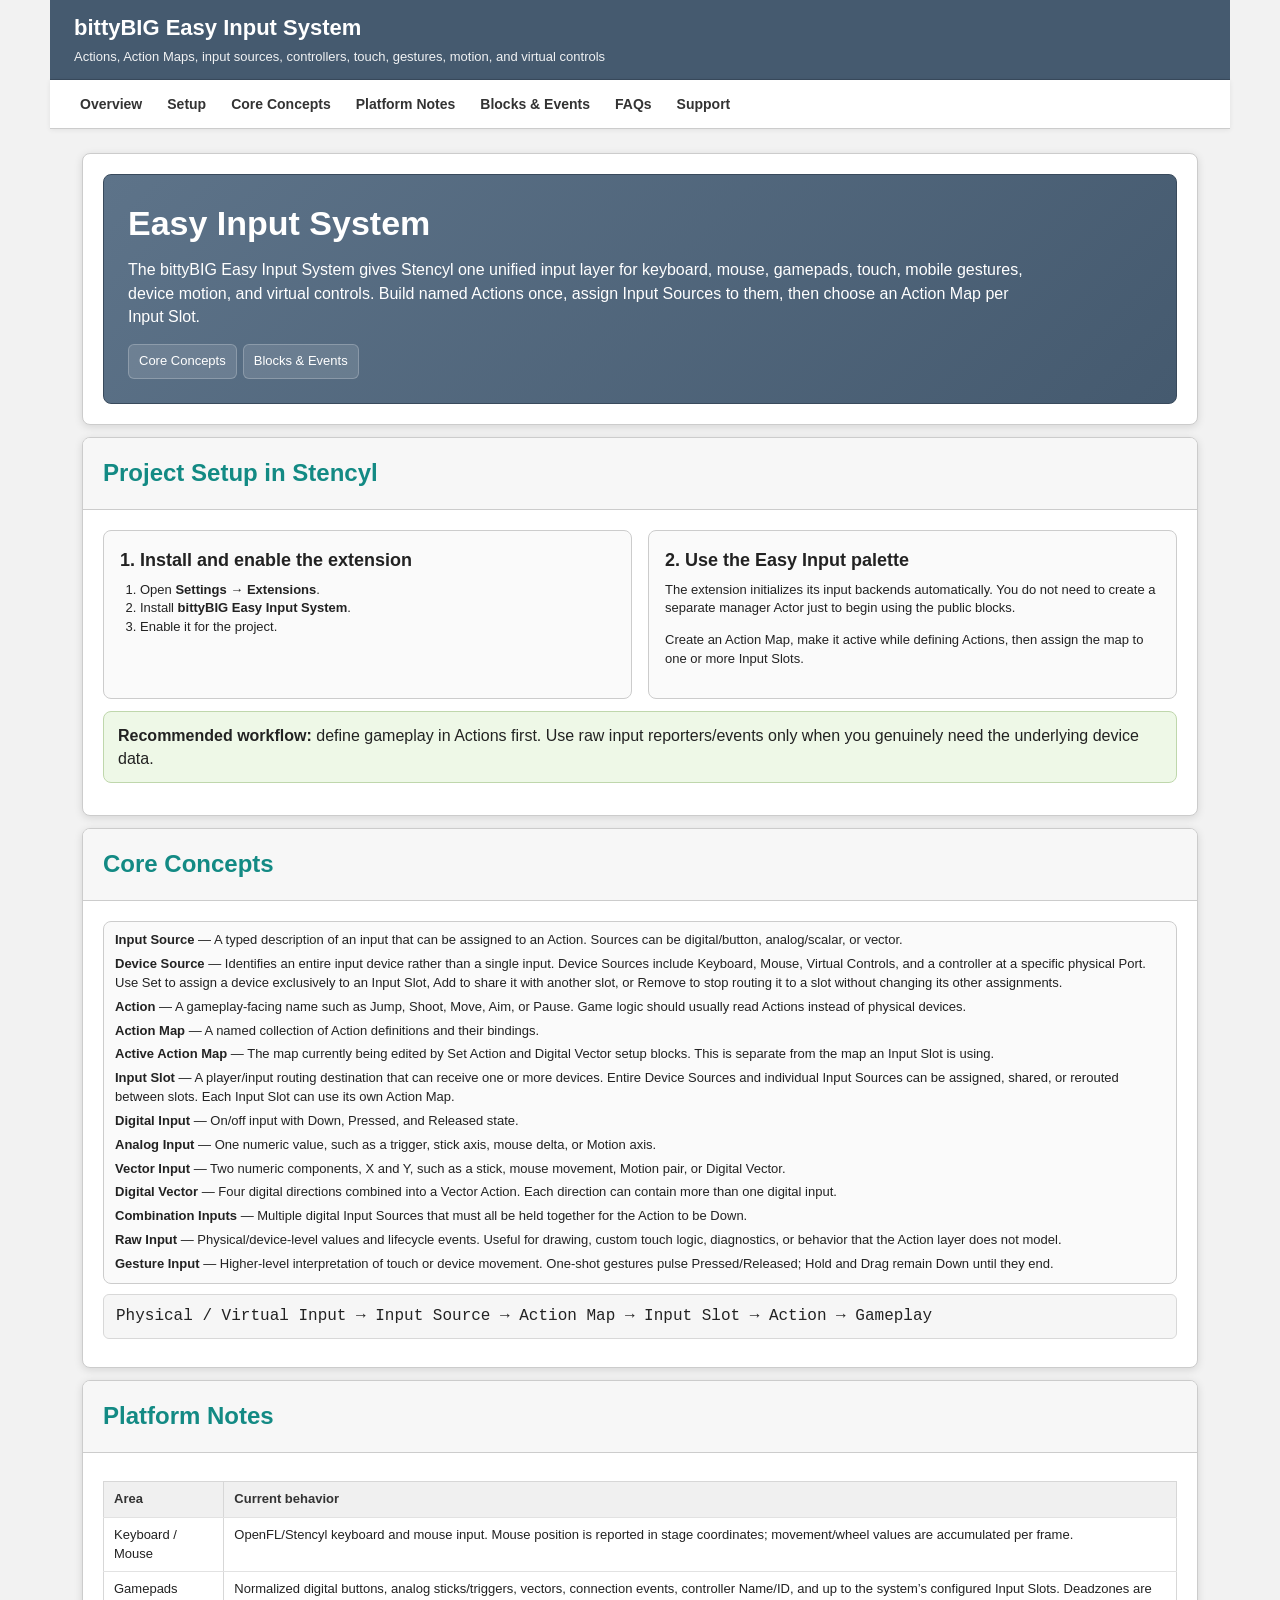
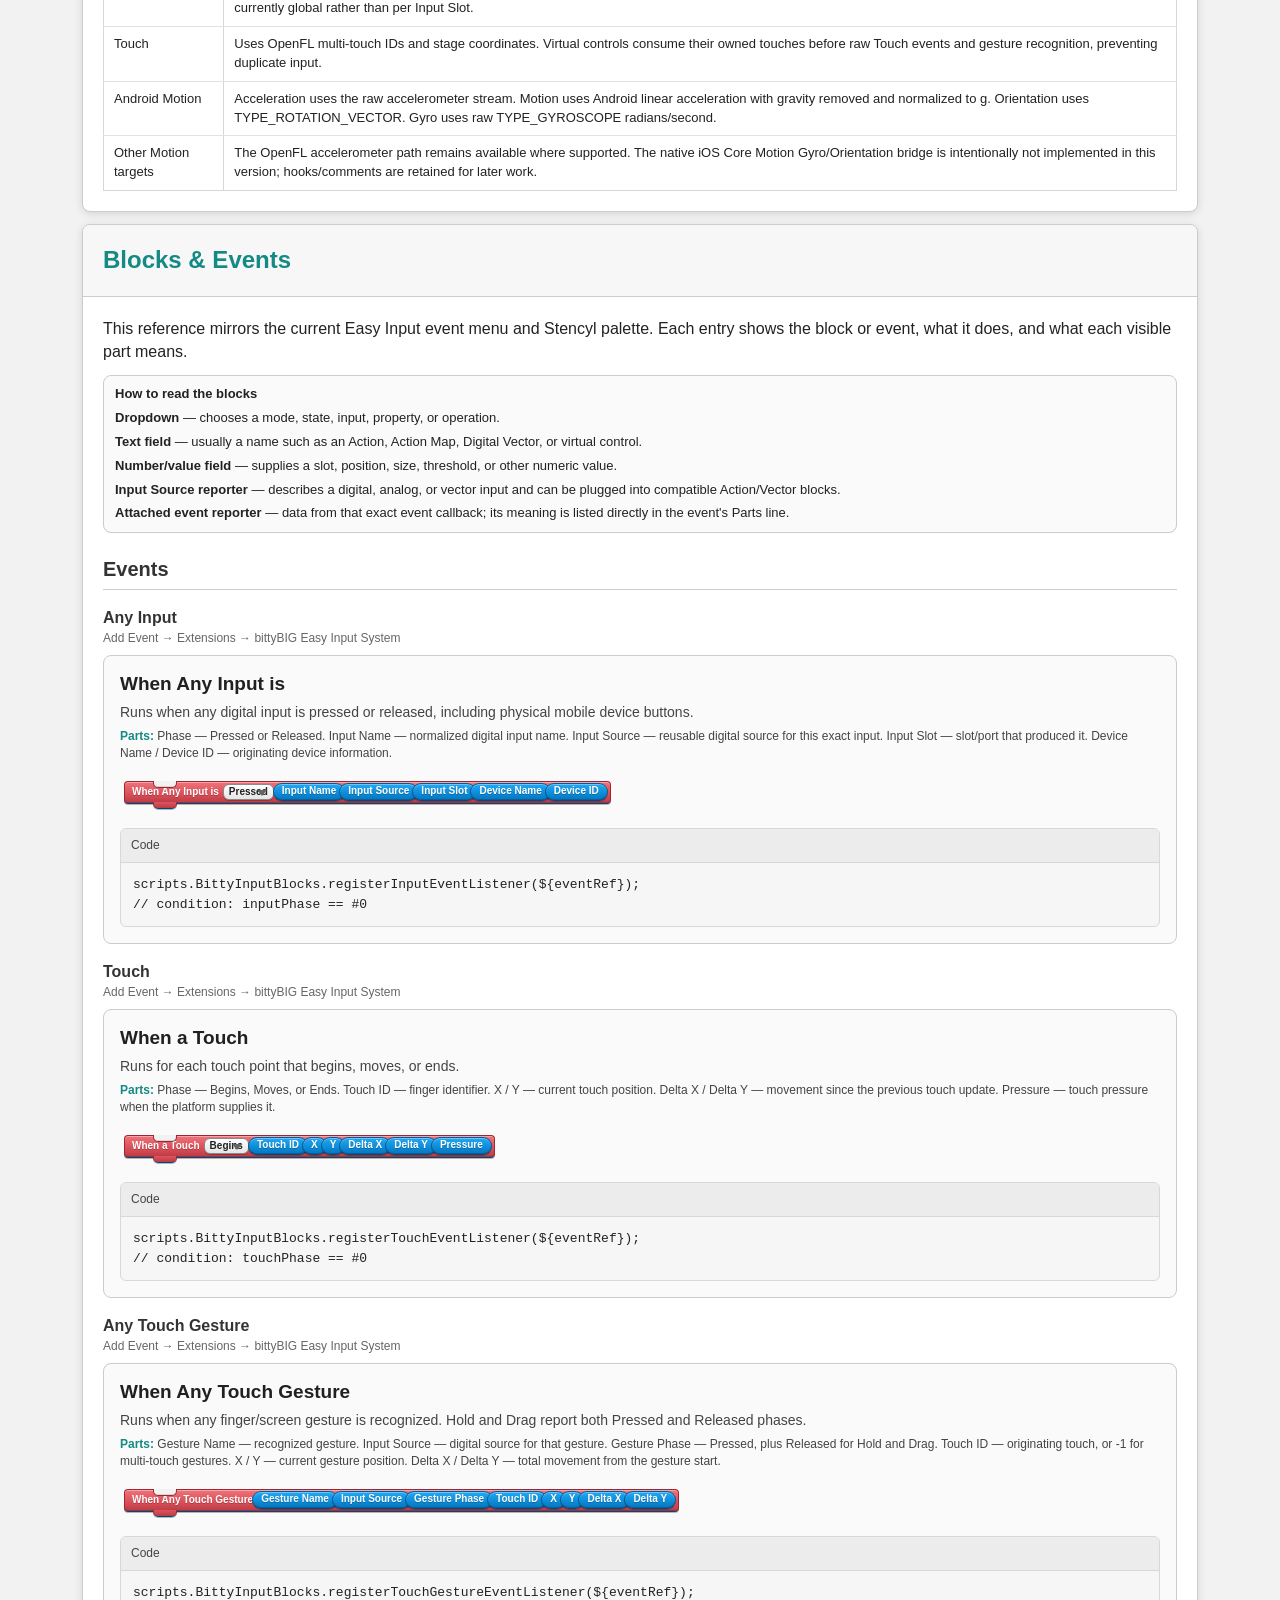
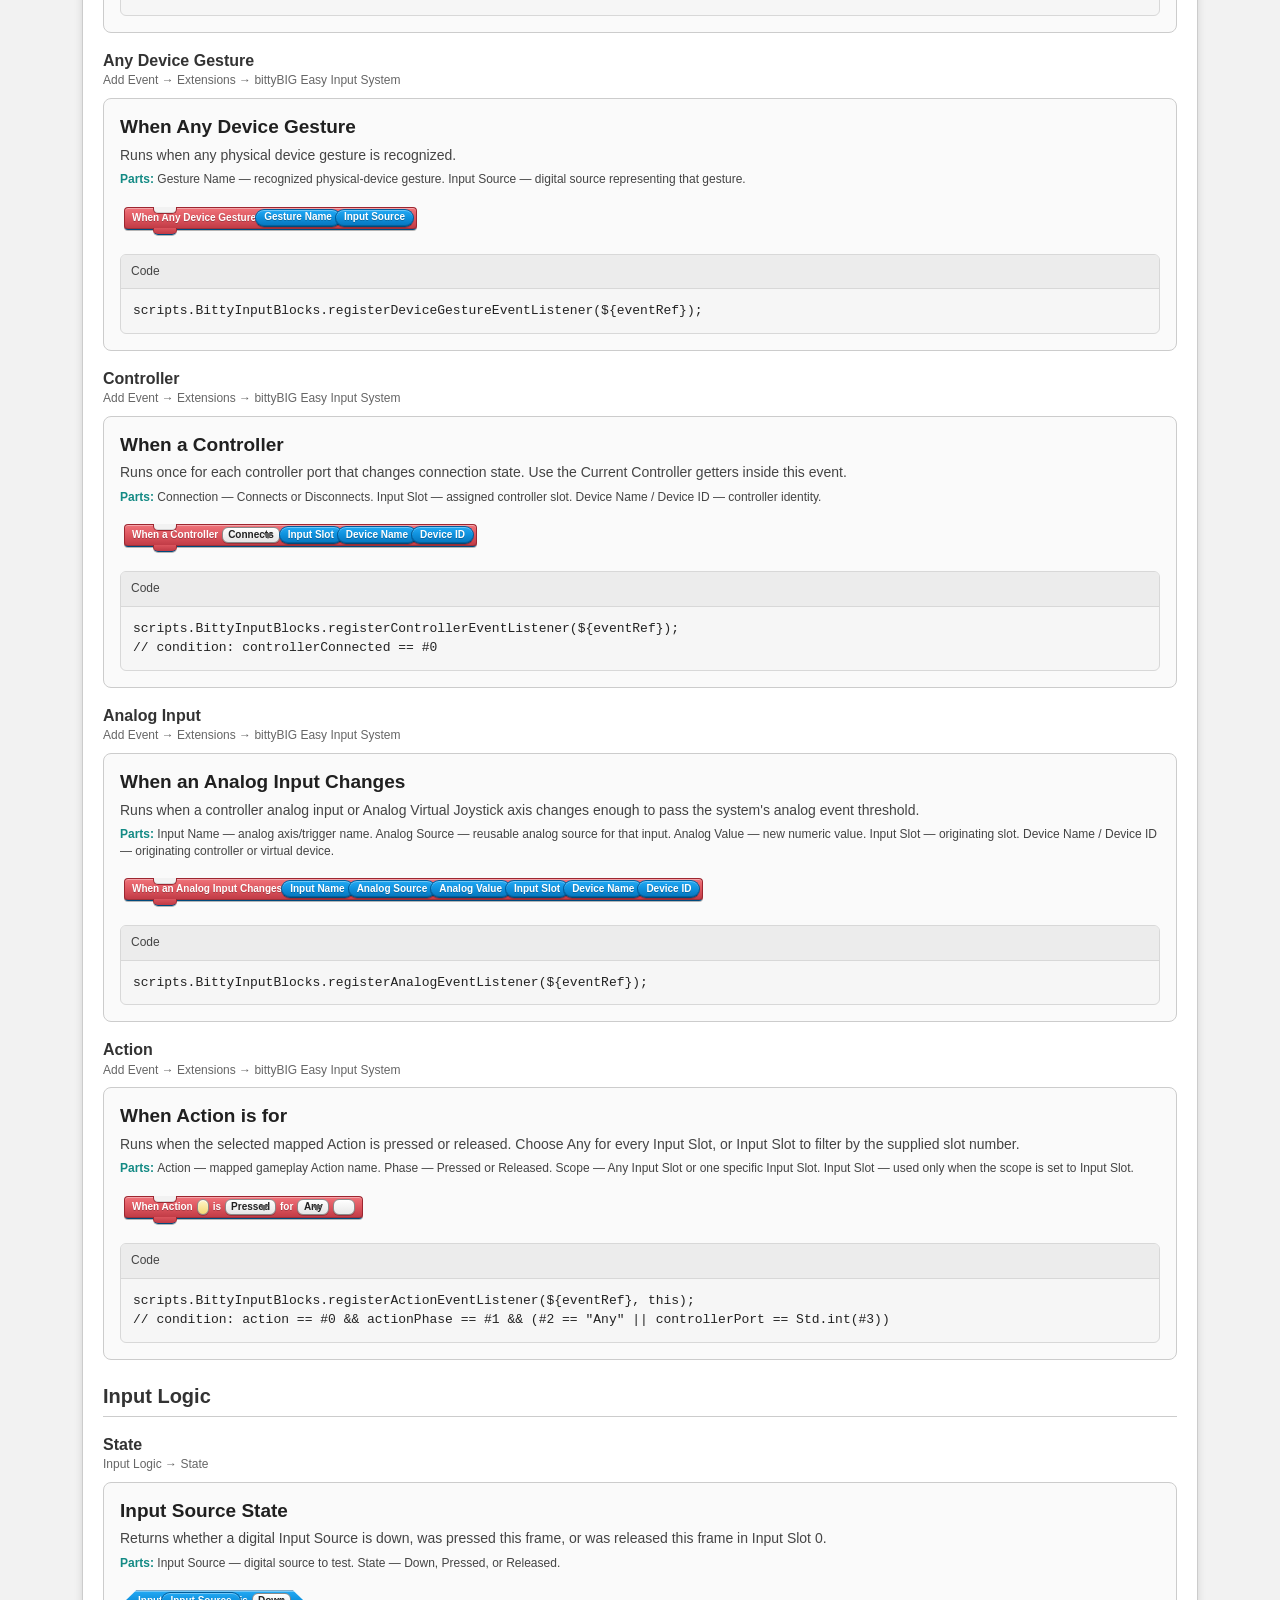
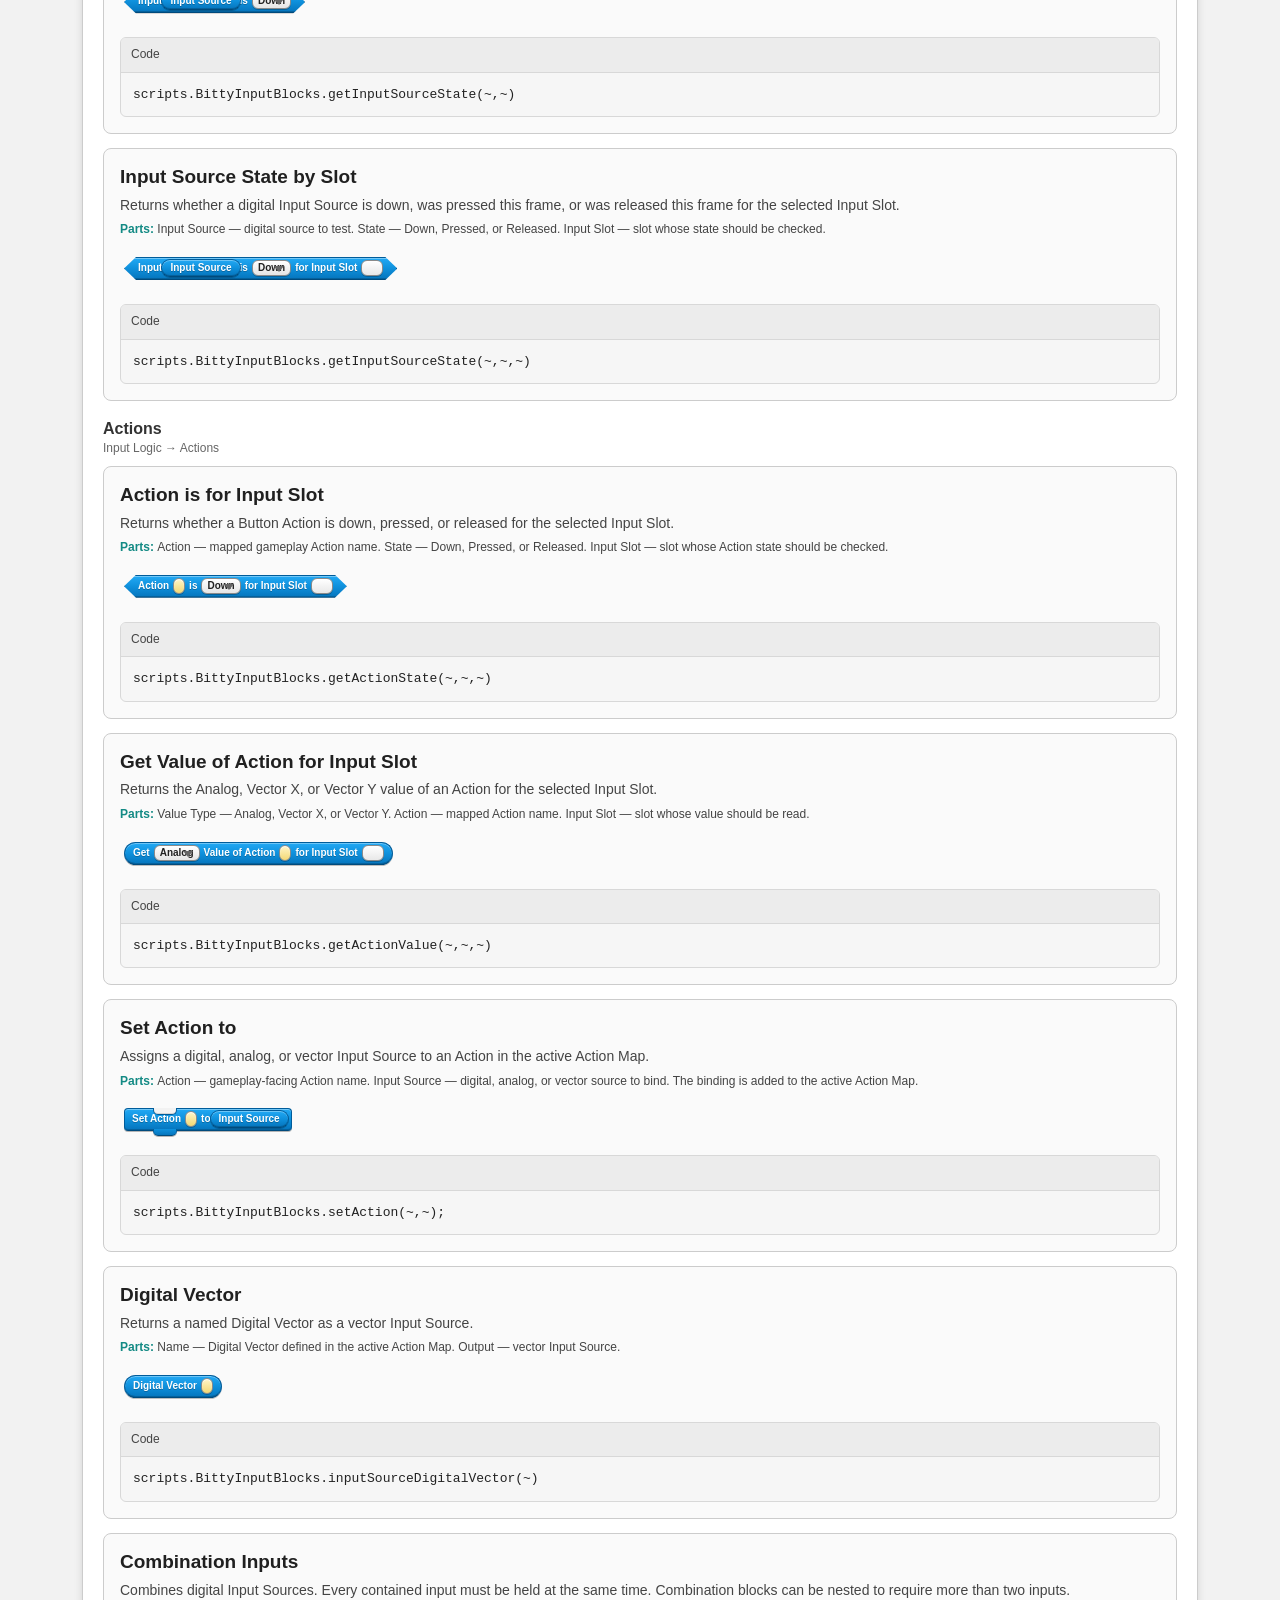
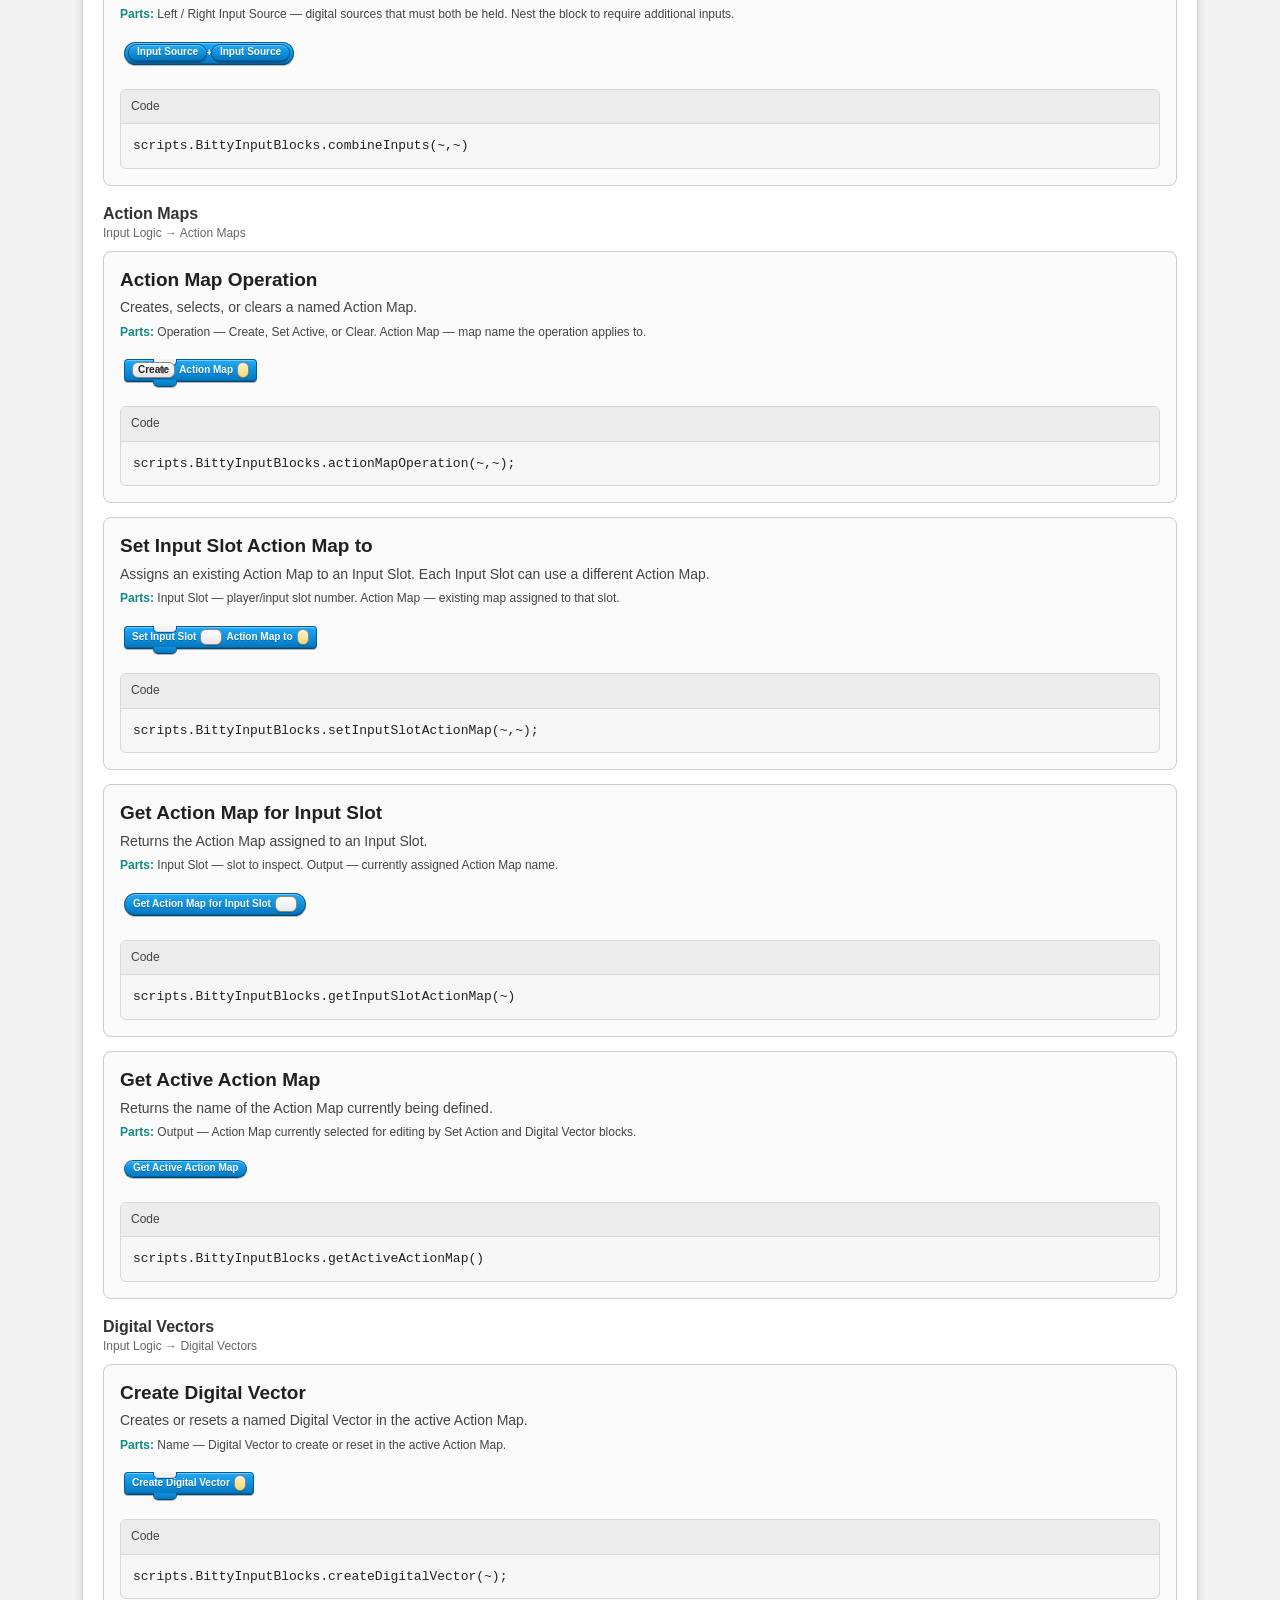
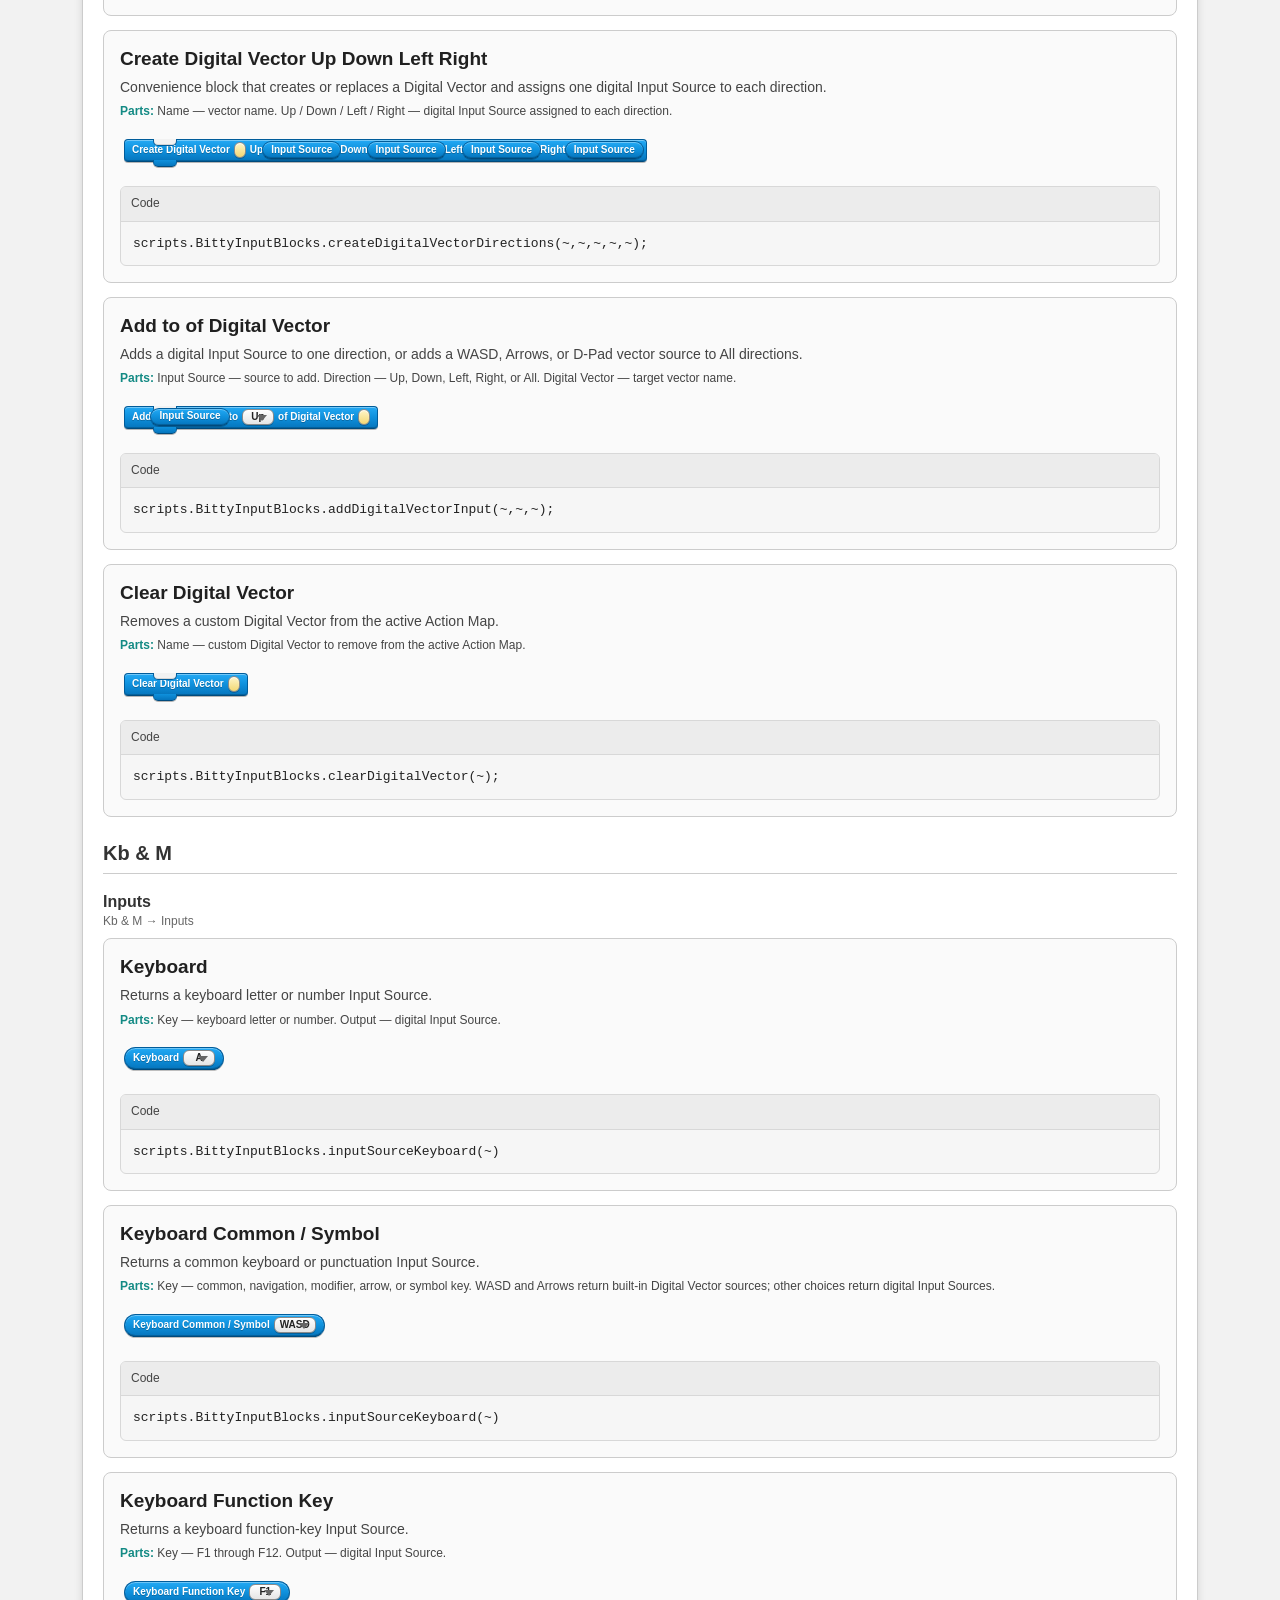
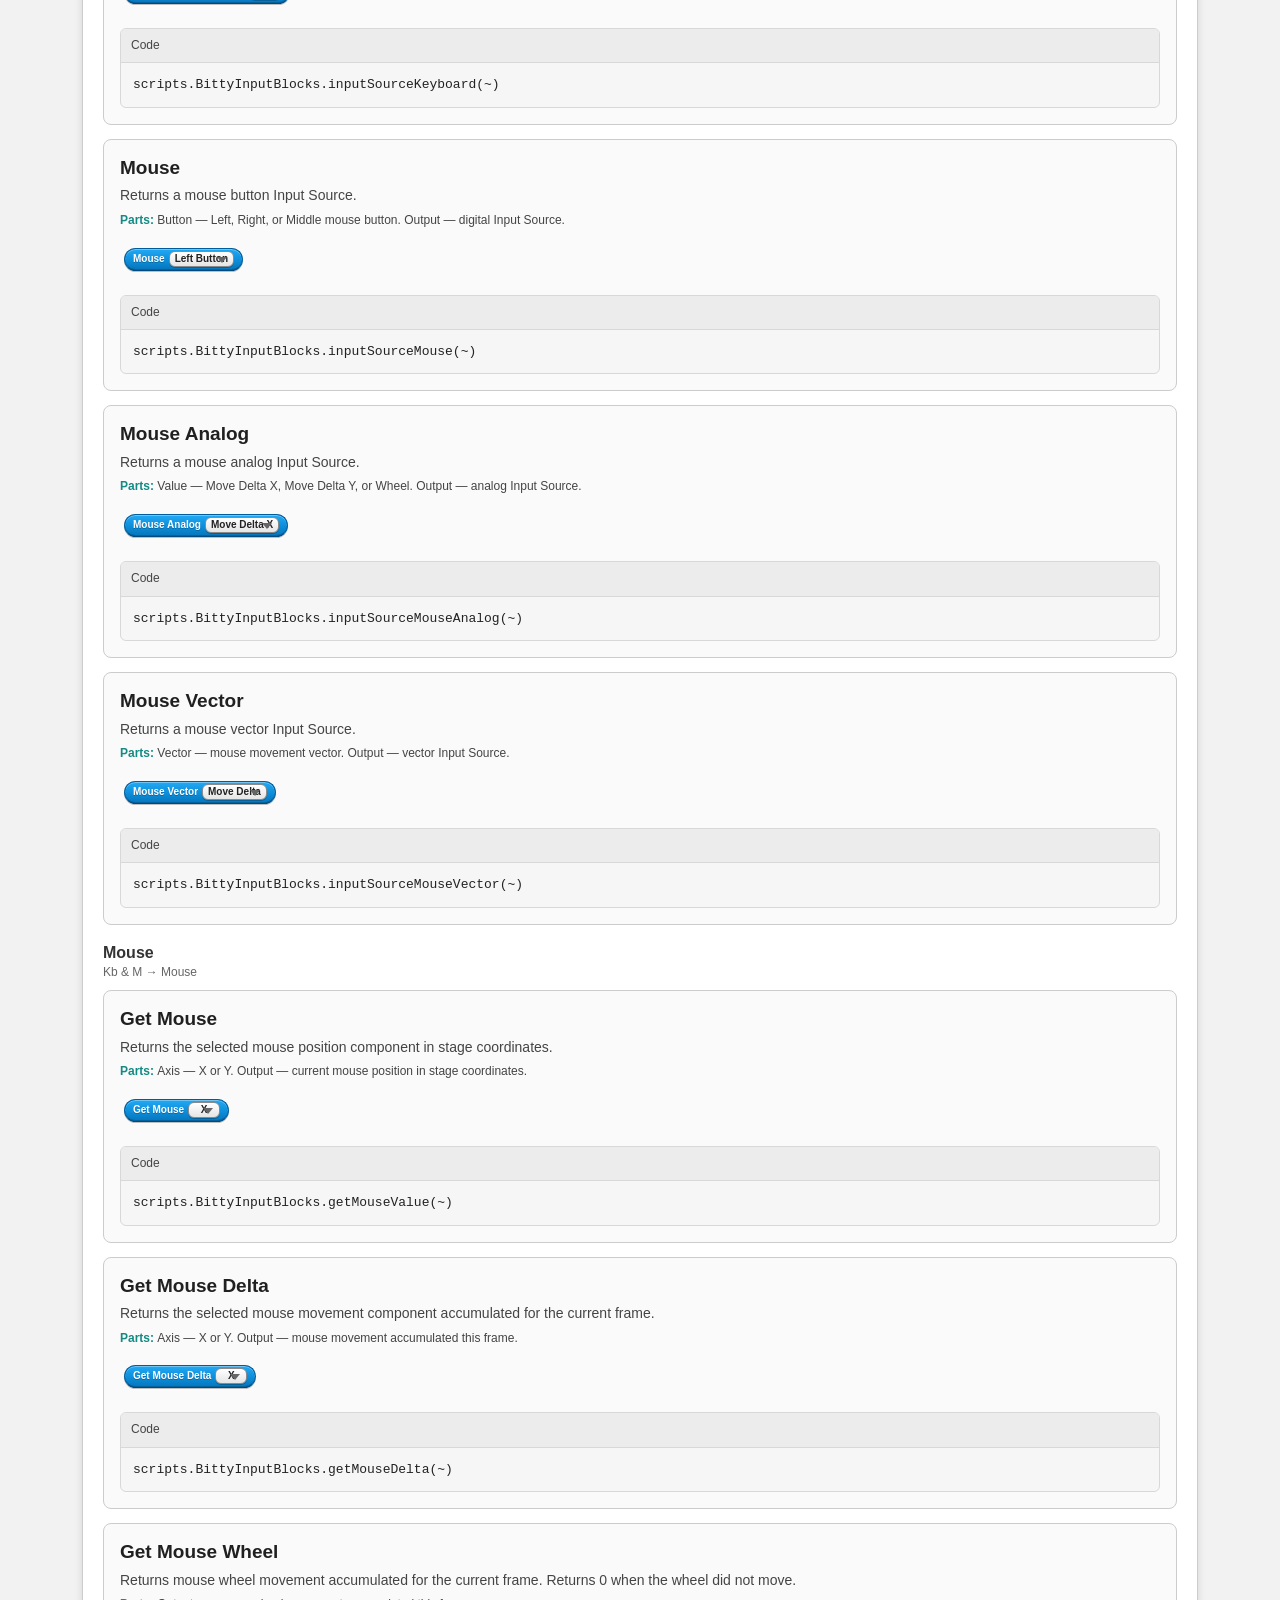
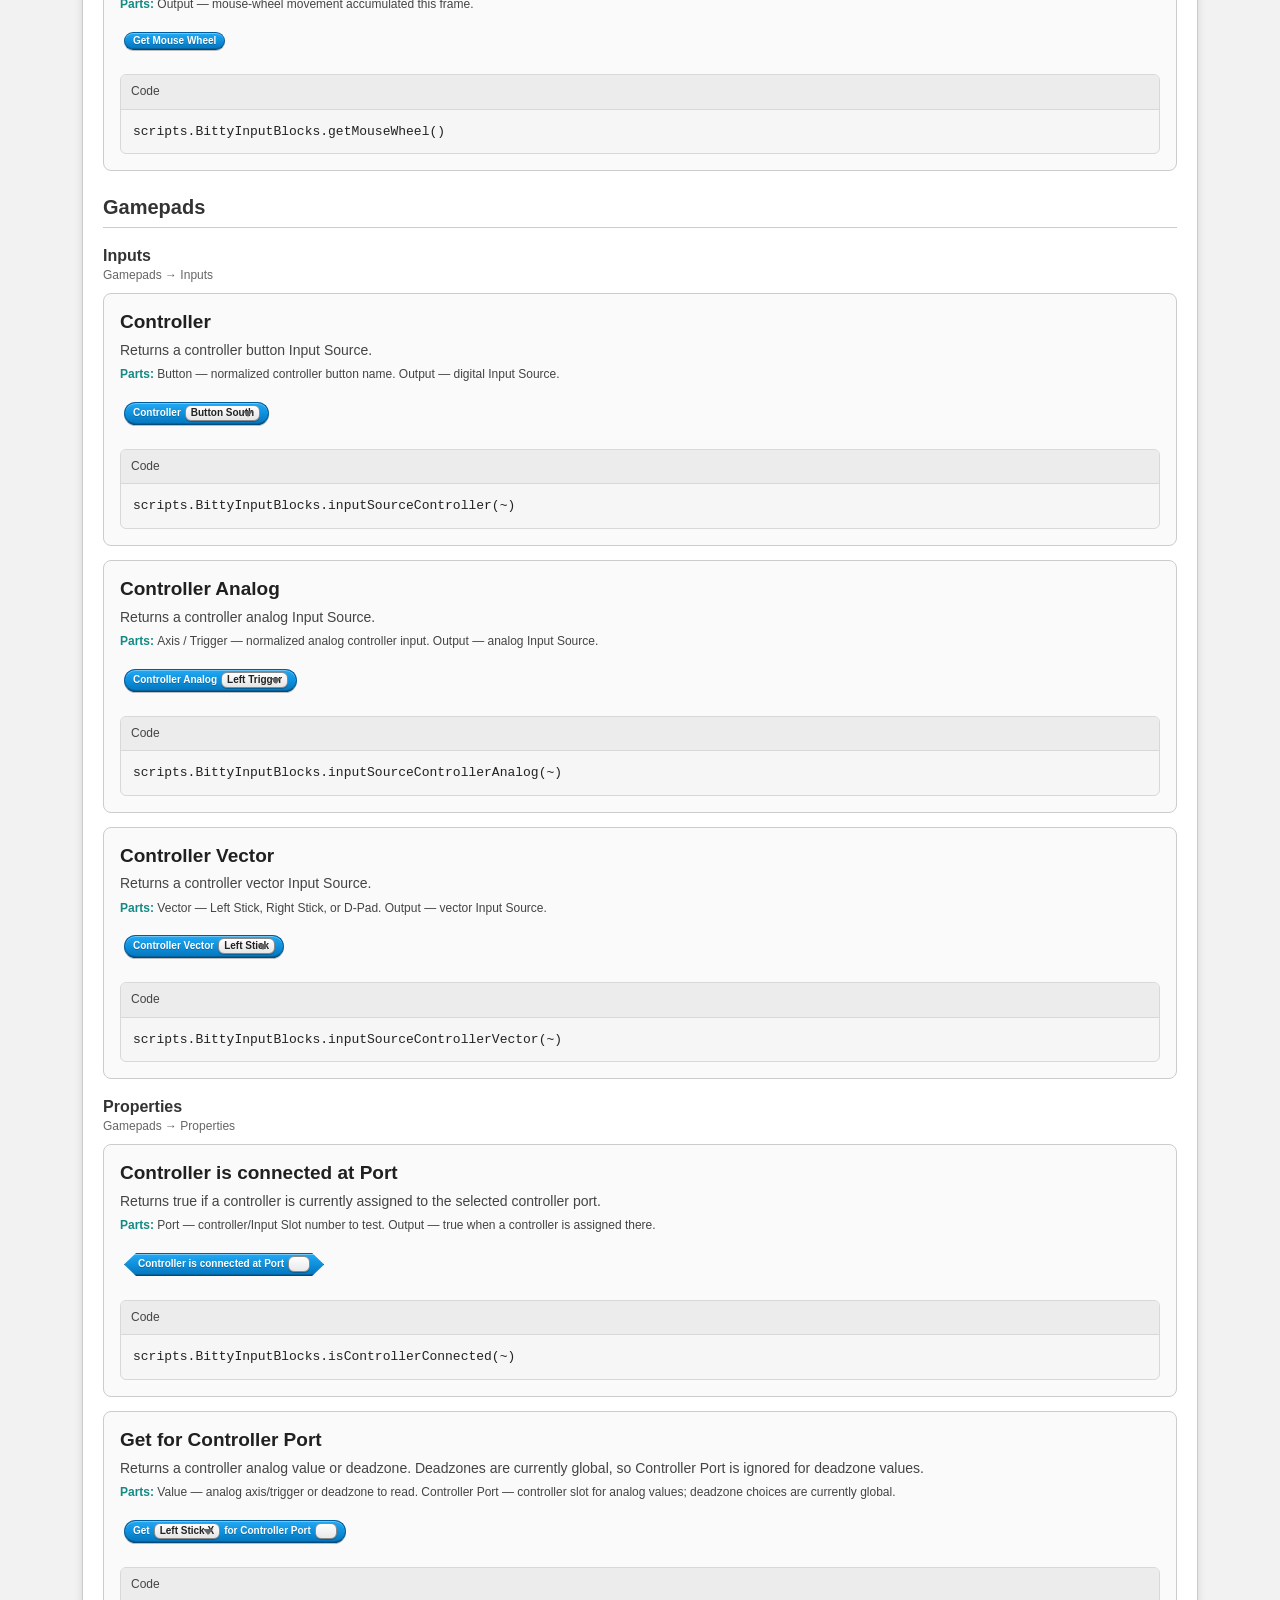
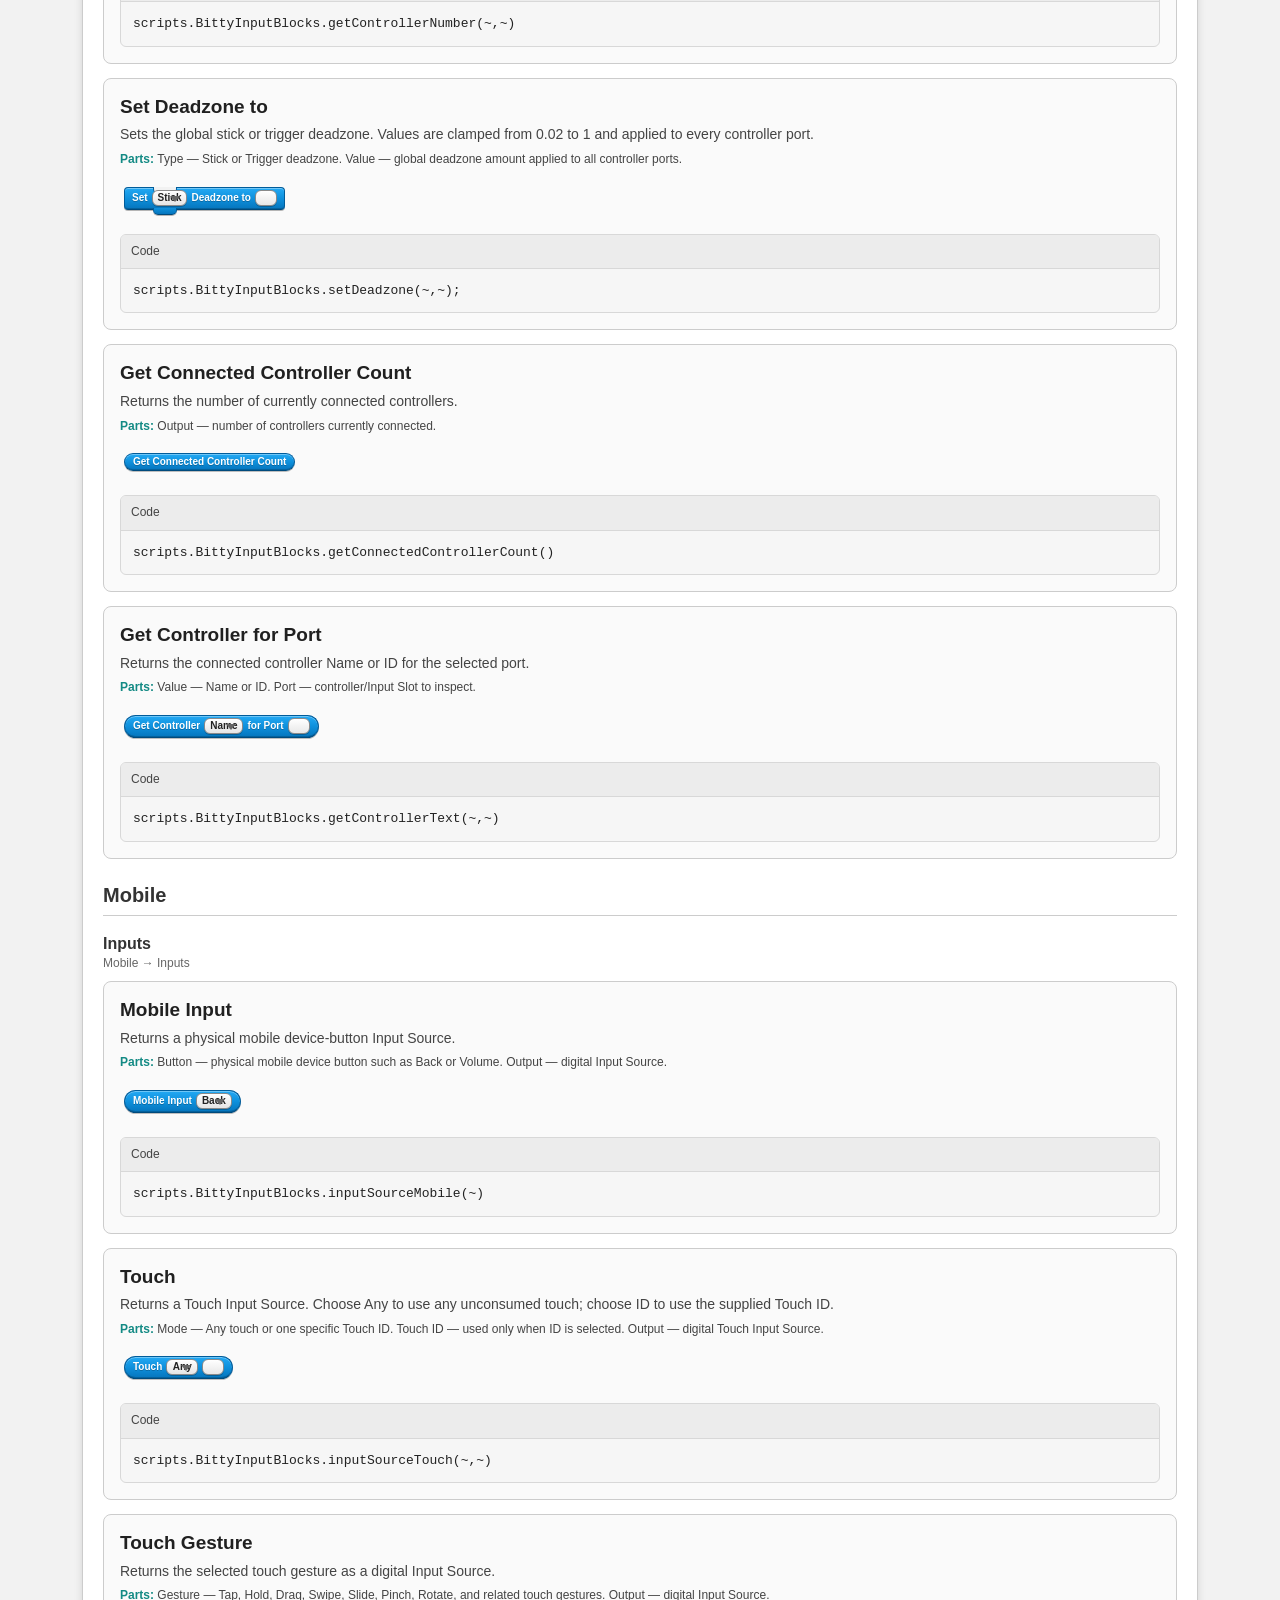
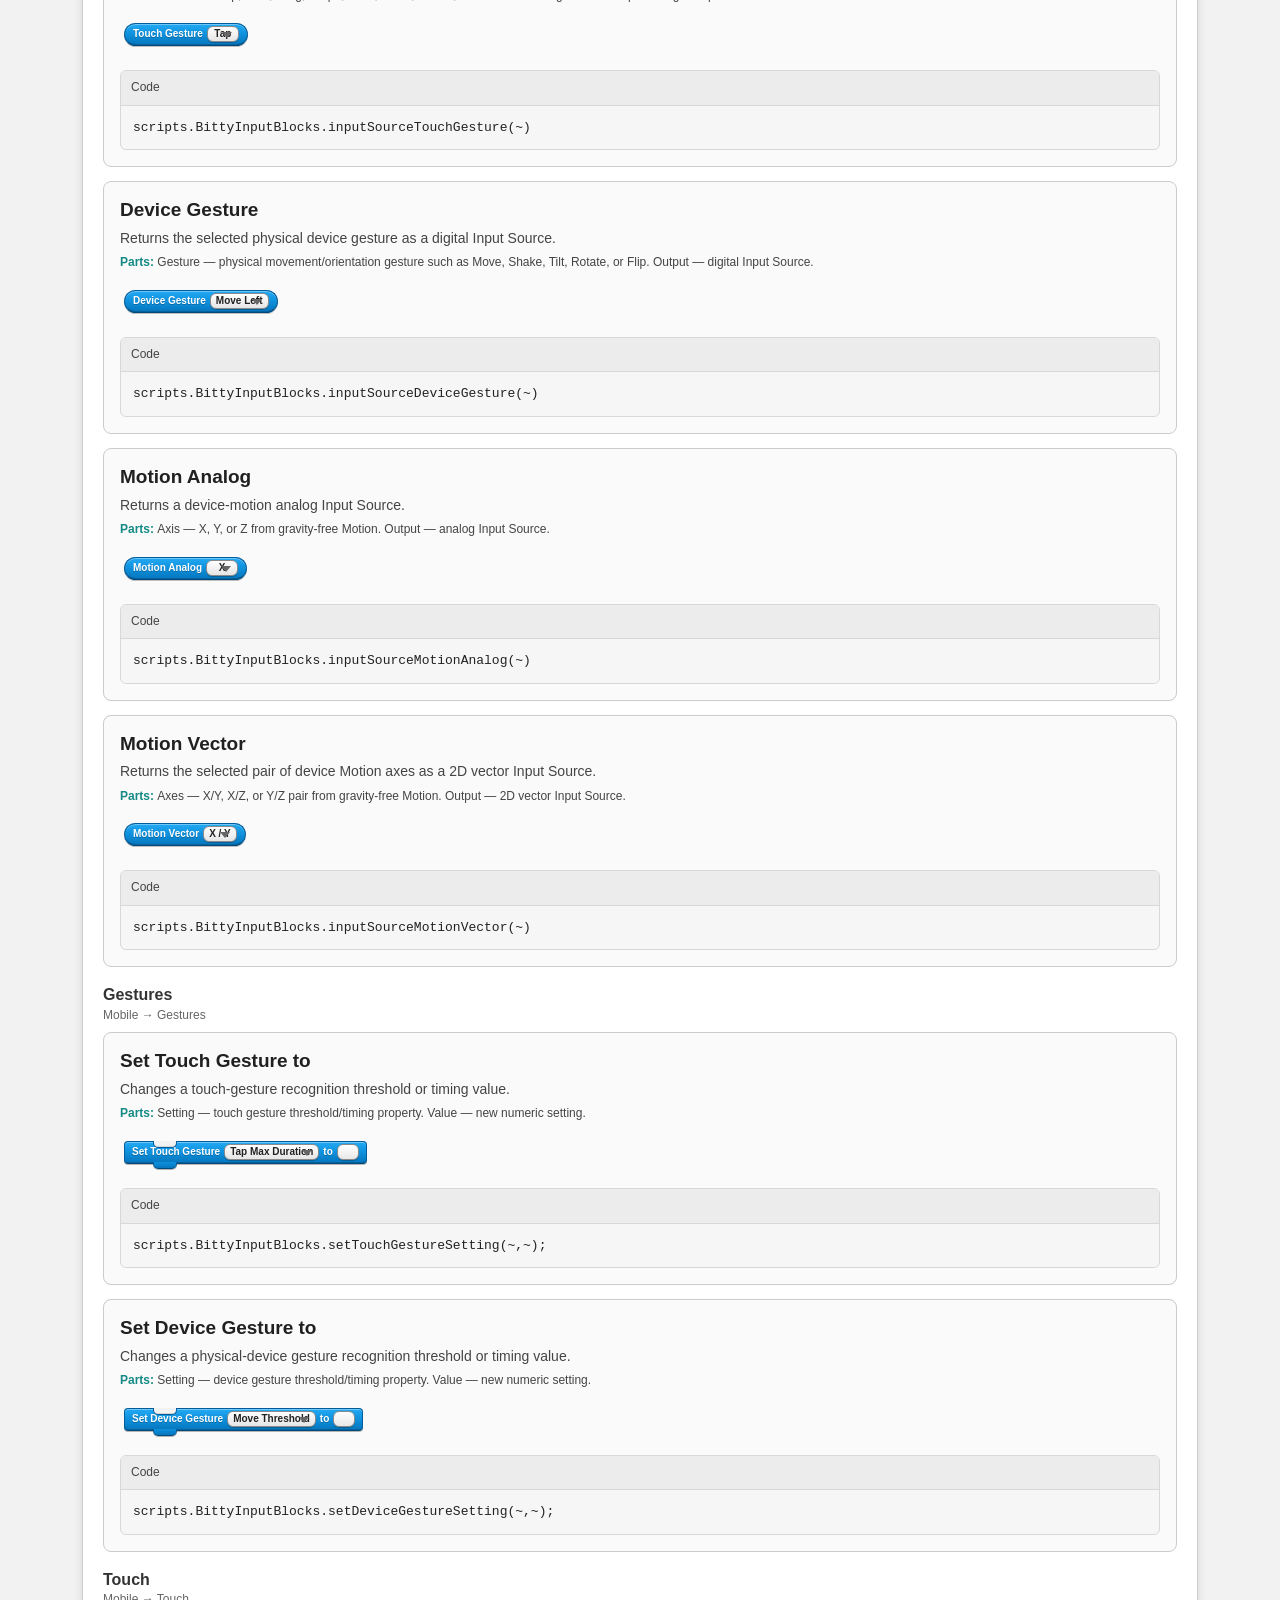
<file: stencyl-easy-input.html>
<!DOCTYPE html>

<html lang="en">
<head>
<meta charset="utf-8"/>
<meta content="width=device-width, initial-scale=1.0" name="viewport"/>
<title>bittyBIG Easy Input System Documentation</title>
<style>
		:root
		{
			--bg: #f2f2f2;
			--panel: #ffffff;
			--panel-2: #f7f7f7;
			--line: #cccccc;
			--text: #222222;
			--muted: #666666;
			--header: #455a6f;
			--headerText: #ffffff;
			--accent: #1c88d9;
			--accentDark: #1467a6;
			--accentLight: #d8ecfb;
			--danger: #d5525d;
			--dangerDark: #ab3842;
			--success: #7ab34a;
			--successDark: #5e9234;
			--shadow: rgba(0, 0, 0, 0.12);
			--gold: #ffb52a;
		}

		*
		{
			box-sizing: border-box;
		}

		html
		{
			scroll-behavior: smooth;
			scroll-padding-top: 72px;
		}

		[id]
		{
			scroll-margin-top: 72px;
		}

		body
		{
			margin: 0;
			background: var(--bg);
			color: var(--text);
			font-family: Arial, Helvetica, sans-serif;
			line-height: 1.45;
		}

		a
		{
			color: inherit;
			text-decoration: none;
		}

		button,
		input
		{
			font: inherit;
		}

		.app
		{
			display: grid;
			grid-template-columns: 310px minmax(0, 1fr);
			min-height: 100vh;
		}

		/* Sidebar */
		.sidebar
		{
			position: sticky;
			top: 0;
			height: 100vh;
			overflow: auto;
			background: #f7f7f7;
			border-right: 1px solid #bdbdbd;
			padding: 0;
		}

		.sidebar-header
		{
			background: var(--header);
			color: var(--headerText);
			padding: 16px;
			border-bottom: 1px solid #394a5c;
		}

		.sidebar-header h1
		{
			margin: 0;
			font-size: 20px;
			line-height: 1.15;
		}

		.sidebar-header h1 a
		{
			color: var(--headerText);
			text-decoration: none;
		}

		.sidebar-header h1 a:hover
		{
			text-decoration: underline;
		}

		.sidebar-header .sub
		{
			margin-top: 5px;
			font-size: 12px;
			opacity: 0.9;
		}


		.nav-group
		{
			padding: 12px 14px 4px;
		}

		.nav-title
		{
			font-size: 13px;
			font-weight: bold;
			color: #333333;
			text-transform: uppercase;
			margin: 0 0 8px;
		}

		.nav-list
		{
			display: grid;
			gap: 4px;
			margin-bottom: 8px;
		}

		.nav-link
		{
			display: block;
			padding: 7px 8px;
			border-radius: 4px;
			font-size: 14px;
			color: #333333;
		}

		.nav-link:hover,
		.nav-link.active
		{
			background: #dfe8f3;
			color: #000000;
		}

		.nav-mini-title
		{
			font-size: 11px;
			font-weight: bold;
			color: #666666;
			text-transform: uppercase;
			padding: 8px 8px 2px;
		}

		.nav-sub
		{
			padding-left: 12px;
			border-left: 2px solid #d0d0d0;
			margin-left: 6px;
		}

		/* Main */
		.main
		{
			min-width: 0;
		}

		.topbar
		{
			background: var(--header);
			color: var(--headerText);
			padding: 12px 24px;
			border-bottom: 1px solid #394a5c;
		}

		.topbar .title
		{
			font-size: 22px;
			font-weight: bold;
		}

		.topbar .subtitle
		{
			font-size: 13px;
			margin-top: 4px;
			opacity: 0.92;
		}
		.top-nav
		{
			position: sticky;
			top: 0;
			z-index: 30;
			display: flex;
			flex-wrap: wrap;
			gap: 5px;
			padding: 7px 20px;
			background: #ffffff;
			border-bottom: 1px solid var(--line);
			box-shadow: 0 1px 5px rgba(0,0,0,0.07);
		}

		.top-nav a
		{
			display: inline-block;
			padding: 7px 10px;
			border-radius: 5px;
			font-size: 14px;
			font-weight: bold;
			color: #333333;
		}

		.top-nav a:hover
		{
			background: #dfe8f3;
		}

		.left-glossary-nav
		{
			position: static;
			top: auto;
			width: auto;
			margin: 12px;
		}

		.left-glossary-nav .cat
		{
			margin-bottom: 18px;
		}

		.left-glossary-nav .cat-title
		{
			font-size: 11px;
			font-weight: bold;
			text-transform: uppercase;
			letter-spacing: 0.04em;
			color: #ffffff;
			background: #7c8692;
			border: 1px solid #67727e;
			border-radius: 4px;
			padding: 4px 7px;
			margin: 12px 0 6px;
		}

		.left-glossary-nav .glossary-main-title
		{
			font-size: 16px;
			font-weight: bold;
			text-transform: uppercase;
			letter-spacing: 0.04em;
			color: #ffffff;
			background: #455a6f;
			border: 1px solid #394a5c;
			border-radius: 4px;
			padding: 9px 10px;
			margin: 0 0 10px;
		}

		.left-glossary-nav .cat > .cat-title:first-child
		{
			font-size: 14px;
			background: #455a6f;
			border-color: #394a5c;
			padding: 7px 9px;
			margin: 0 0 8px;
		}

		.left-glossary-nav a
		{
			display: block;
			padding: 5px 8px;
			border-radius: 4px;
			font-size: 14px;
			color: #333333;
		}

		.left-glossary-nav a:hover
		{
			background: #dfe8f3;
		}


		.content
		{
			padding: 18px 20px;
			max-width: 1260px;
		}

		.section
		{
			background: var(--panel);
			border: 1px solid var(--line);
			border-radius: 7px;
			box-shadow: 0 1px 5px rgba(0, 0, 0, 0.08);
			margin-bottom: 12px;
			overflow: hidden;
		}

		.section-header
		{
			padding: 12px 16px;
			border-bottom: 1px solid var(--line);
			background: var(--panel-2);
		}

		.section-header h2
		{
			margin: 0;
			font-size: 21px;
			color: #138a84;
		}

		.section-body
		{
			padding: 16px;
		}

		p
		{
			margin-top: 0;
		}

		.hero-box
		{
			background: linear-gradient(135deg, #5d7389, #455a6f);
			color: white;
			padding: 18px 20px;
			border-radius: 7px;
			border: 1px solid #394a5c;
		}

		.hero-box h2
		{
			margin: 0 0 8px;
			font-size: 30px;
			color: white;
		}

		.hero-box p
		{
			margin: 0 0 16px;
			font-size: 16px;
			max-width: 900px;
		}

		.hero-buttons
		{
			display: flex;
			flex-wrap: wrap;
			gap: 10px;
		}

		.btn
		{
			display: inline-block;
			padding: 10px 14px;
			border-radius: 6px;
			border: 1px solid rgba(255,255,255,0.22);
			background: rgba(255,255,255,0.12);
			color: white;
			cursor: pointer;
		}

		.btn:hover
		{
			background: rgba(255,255,255,0.22);
		}

		.grid-2
		{
			display: grid;
			grid-template-columns: 1fr 1fr;
			gap: 16px;
		}

		.grid-3
		{
			display: grid;
			grid-template-columns: repeat(3, 1fr);
			gap: 16px;
		}

		.grid-4
		{
			display: grid;
			grid-template-columns: repeat(4, 1fr);
			gap: 16px;
		}

		.info-card
		{
			border: 1px solid var(--line);
			border-radius: 6px;
			padding: 13px;
			background: #fafafa;
		}

		.info-card h3
		{
			margin: 0 0 8px;
			font-size: 18px;
		}

		.note
		{
			padding: 12px 14px;
			border-radius: 8px;
			border: 1px solid #d8d8d8;
			background: #f9f9f9;
			margin: 12px 0;
		}

		.note.good
		{
			background: #eef8e7;
			border-color: #bfd7ac;
		}

		.note.warn
		{
			background: #fff6df;
			border-color: #e7d49a;
		}

		.inline-code
		{
			display: inline-block;
			background: #f0f0f0;
			border: 1px solid #dddddd;
			padding: 2px 6px;
			border-radius: 4px;
			font-family: Consolas, Monaco, "Courier New", monospace;
			font-size: 0.95em;
		}

		/* Collapsible major sections */
		.section-toggle
		{
			width: 100%;
			display: flex;
			align-items: center;
			justify-content: flex-start;
			gap: 8px;
			padding: 0;
			border: 0;
			background: transparent;
			color: inherit;
			text-align: left;
			cursor: pointer;
		}

		.section-toggle-icon
		{
			order: -1;
			flex: 0 0 auto;
			display: inline-block;
			color: #111111;
			font-size: 14px;
			line-height: 1;
			transition: transform 0.16s ease;
			transform: rotate(90deg);
			margin-left: 2px;
		}

		.section-toggle:focus-visible
		{
			outline: 2px solid var(--accent);
			outline-offset: 4px;
			border-radius: 3px;
		}

		.collapsible-section.collapsed > .section-body
		{
			display: none;
		}

		.collapsible-section.collapsed > .section-header
		{
			border-bottom: 0;
		}

		.collapsible-section.collapsed .section-toggle-icon
		{
			transform: rotate(0deg);
		}



		/* Tabs */
		.tabs
		{
			display: flex;
			flex-wrap: wrap;
			gap: 8px;
			margin-bottom: 16px;
		}

		.tab-button
		{
			padding: 8px 12px;
			border: 1px solid #bdbdbd;
			border-radius: 6px;
			background: #f7f7f7;
			cursor: pointer;
		}

		.tab-button.active
		{
			background: #dfe8f3;
			border-color: #9fb8d4;
			font-weight: bold;
		}

		.tab-panel
		{
			display: none;
		}

		.tab-panel.active
		{
			display: block;
		}

		/* Stencyl-like block visuals */
		.block-stack
		{
			display: flex;
			flex-direction: column;
			align-items: flex-start;
			gap: 0;
			margin: 8px 0 14px;
			overflow-x: auto;
			overflow-y: visible;
			padding: 6px 8px 10px 4px;
		}

		.block-row
		{
			display: flex;
			flex-wrap: nowrap;
			align-items: center;
			gap: 0;
			min-width: max-content;
			overflow: visible;
		}

		.st-block
		{
			--blockTop: #23a9f4;
			--blockMid: #0f91dd;
			--blockBottom: #0575bd;
			--blockDark: #005c9a;
			--blockCutout: #f2f2f2;

			display: inline-flex;
			flex-wrap: nowrap;
			align-items: center;
			gap: 4px;
			min-height: 22px;
			padding: 3px 8px 4px;
			color: #ffffff;
			font-family: Arial, Helvetica, sans-serif;
			font-weight: 800;
			font-size: 11px;
			line-height: 1;
			white-space: nowrap;
			position: relative;
			vertical-align: middle;
			background: linear-gradient(to bottom, var(--blockTop) 0%, var(--blockMid) 48%, var(--blockBottom) 100%);
			border: 1px solid var(--blockDark);
			border-bottom-color: #004a7c;
			border-radius: 4px;
			text-shadow: 0 1px 0 rgba(0,0,0,0.22);
			box-shadow:
				inset 0 1px 0 rgba(255,255,255,0.36),
				inset 0 -1px 0 rgba(0,0,0,0.18),
				0 1px 0 rgba(0,0,0,0.28);
		}

		.block-stack .st-block
		{
			--blockCutout: #ffffff;
		}

		.generated-block-preview .st-block
		{
			--blockCutout: #f6f6f6;
		}

		.faq-block-image .st-block
		{
			--blockCutout: #fafafa;
		}

		.st-block::before
		{
			content: "";
			position: absolute;
			left: 28px;
			top: -1px;
			width: 22px;
			height: 6px;
			background: var(--blockCutout);
			border-left: 1px solid var(--blockDark);
			border-right: 1px solid var(--blockDark);
			border-bottom: 1px solid var(--blockDark);
			border-radius: 0 0 5px 5px;
			box-shadow: inset 0 -1px 0 rgba(0,0,0,0.12);
		}

		.st-block::after
		{
			content: "";
			position: absolute;
			left: 28px;
			bottom: -6px;
			width: 22px;
			height: 6px;
			background: linear-gradient(to bottom, var(--blockMid) 0%, var(--blockBottom) 100%);
			border-left: 1px solid var(--blockDark);
			border-right: 1px solid var(--blockDark);
			border-bottom: 1px solid #004a7c;
			border-radius: 0 0 5px 5px;
			box-shadow: 0 1px 0 rgba(0,0,0,0.28);
		}


		/* When command blocks are stacked, the upper block's bottom connector should appear inside the lower block's top notch. */
		.block-stack .block-row + .block-row .st-block::before,
		.generated-block-preview .block-row + .block-row .st-block::before
		{
			background: linear-gradient(to bottom, #0f91dd 0%, #0575bd 100%);
			border-left-color: #005c9a;
			border-right-color: #005c9a;
			border-bottom-color: #004a7c;
		}

		.block-stack .block-row:has(.st-block.blue) + .block-row .st-block::before,
		.generated-block-preview .block-row:has(.st-block.blue) + .block-row .st-block::before
		{
			background: linear-gradient(to bottom, #0f91dd 0%, #0575bd 100%);
			border-left-color: #005c9a;
			border-right-color: #005c9a;
			border-bottom-color: #004a7c;
		}

		.block-stack .block-row:has(.st-block.red) + .block-row .st-block::before,
		.generated-block-preview .block-row:has(.st-block.red) + .block-row .st-block::before
		{
			background: linear-gradient(to bottom, #dc555e 0%, #bf3944 100%);
			border-left-color: #9d2630;
			border-right-color: #9d2630;
			border-bottom-color: #862029;
		}

		.block-stack .block-row:has(.st-block.green) + .block-row .st-block::before,
		.generated-block-preview .block-row:has(.st-block.green) + .block-row .st-block::before
		{
			background: linear-gradient(to bottom, #75ad42 0%, #5e9230 100%);
			border-left-color: #4e7b27;
			border-right-color: #4e7b27;
			border-bottom-color: #3f681e;
		}

		.block-stack .block-row:has(.st-block.gray) + .block-row .st-block::before,
		.generated-block-preview .block-row:has(.st-block.gray) + .block-row .st-block::before
		{
			background: linear-gradient(to bottom, #808b97 0%, #66717e 100%);
			border-left-color: #53606c;
			border-right-color: #53606c;
			border-bottom-color: #45515c;
		}

		.st-block.blue
		{
			--blockTop: #23a9f4;
			--blockMid: #0f91dd;
			--blockBottom: #0575bd;
			--blockDark: #005c9a;
		}

		.st-block.red
		{
			--blockTop: #ef737a;
			--blockMid: #dc555e;
			--blockBottom: #bf3944;
			--blockDark: #9d2630;
		}

		.st-block.green
		{
			--blockTop: #93cc5d;
			--blockMid: #75ad42;
			--blockBottom: #5e9230;
			--blockDark: #4e7b27;
		}

		.st-block.gray
		{
			--blockTop: #9aa4af;
			--blockMid: #808b97;
			--blockBottom: #66717e;
			--blockDark: #53606c;
		}

		.st-block.reporter
		{
			min-height: 20px;
			padding: 3px 9px 4px;
			border-radius: 12px;
			box-shadow:
				inset 0 1px 0 rgba(255,255,255,0.34),
				inset 0 -1px 0 rgba(0,0,0,0.18),
				0 1px 0 rgba(0,0,0,0.24);
		}

		.st-block.reporter::before,
		.st-block.reporter::after
		{
			content: none;
		}

		.st-block.boolean
		{
			min-height: 21px;
			padding: 3px 15px 4px;
			border-radius: 0;
			clip-path: polygon(12px 0, calc(100% - 12px) 0, 100% 50%, calc(100% - 12px) 100%, 12px 100%, 0 50%);
		}

		.st-block.boolean::before,
		.st-block.boolean::after
		{
			content: none;
		}

		.st-input,
		.st-dropdown,
		.st-text
		{
			display: inline-flex;
			align-items: center;
			justify-content: center;
			min-height: 18px;
			padding: 1px 6px;
			border-radius: 6px;
			font-weight: 800;
			color: #222222;
			border: 1px solid #8a8a8a;
			box-shadow:
				inset 0 1px 1px rgba(255,255,255,0.95),
				0 1px 0 rgba(0,0,0,0.22);
			vertical-align: middle;
			text-shadow: none;
			white-space: nowrap;
		}

		.st-input
		{
			min-width: 22px;
			background: linear-gradient(#ffffff, #e8e8e8);
		}

		.st-dropdown
		{
			min-width: 32px;
			background: linear-gradient(#ffffff, #e5e5e5);
			padding-right: 20px;
			position: relative;
		}

		.st-dropdown::after
		{
			content: "";
			position: absolute;
			right: 6px;
			top: 50%;
			transform: translateY(-35%);
			width: 0;
			height: 0;
			border-left: 5px solid transparent;
			border-right: 5px solid transparent;
			border-top: 6px solid #666666;
		}

		.st-text
		{
			background: linear-gradient(#fff6c9, #f3d874);
		}

		.st-input .st-block.reporter,
		.st-dropdown .st-block.reporter,
		.st-text .st-block.reporter
		{
			margin: -2px -5px;
		}

		.st-input:has(.st-block.reporter),
		.st-dropdown:has(.st-block.reporter),
		.st-text:has(.st-block.reporter)
		{
			padding: 0;
			border: 0;
			background: transparent;
			box-shadow: none;
			min-width: 0;
		}

		.generated-block-preview,
		.faq-block-image
		{
			overflow-x: auto;
			overflow-y: visible;
			padding-bottom: 10px;
		}

		.generated-block-preview .block-row,
		.faq-block-image.block-row,
		.faq-block-image .block-row
		{
			flex-wrap: nowrap;
			min-width: max-content;
		}

		.block-card
		{
			border: 1px solid var(--line);
			border-radius: 6px;
			background: #fafafa;
			padding: 13px;
			margin-bottom: 10px;
		}

		.block-card h3
		{
			margin: 0 0 8px;
			font-size: 19px;
		}

		.block-meta
		{
			font-size: 13px;
			color: var(--muted);
			margin-bottom: 4px;
		}

		.block-card > .block-row
		{
			margin: -2px 0 14px;
		}

		.block-desc
		{
			margin-bottom: 12px;
		}

		.code-toggle
		{
			display: inline-block;
			padding: 7px 10px;
			border-radius: 5px;
			border: 1px solid #b8c7d8;
			background: #edf4fb;
			color: #1d517f;
			cursor: pointer;
			font-size: 13px;
			font-weight: bold;
			margin-top: 4px;
		}

		.code-toggle:hover
		{
			background: #dfeefa;
		}

		.code-box
		{
			display: block;
			margin-top: 10px;
			border: 1px solid #d8d8d8;
			border-radius: 6px;
			background: #f6f6f6;
			padding: 0;
			overflow: hidden;
		}

		.code-box.open
		{
			display: block;
		}

		.code-bar
		{
			display: flex;
			justify-content: space-between;
			align-items: center;
			background: #ececec;
			border-bottom: 1px solid #d8d8d8;
			padding: 8px 10px;
			font-size: 12px;
			color: #444444;
		}


		pre
		{
			margin: 0;
			padding: 12px;
			overflow: auto;
			font-family: Consolas, Monaco, "Courier New", monospace;
			font-size: 13px;
			line-height: 1.5;
		}

		/* Glossary style */
		.glossary-layout
		{
			display: block;
		}

		.glossary-sidebar
		{
			border: 1px solid var(--line);
			border-radius: 8px;
			background: #f7f7f7;
			padding: 12px;
			align-self: start;
			position: sticky;
			top: 18px;
		}

		.glossary-sidebar h3
		{
			margin: 0 0 10px;
			font-size: 16px;
		}

		.glossary-sidebar .cat
		{
			margin-bottom: 12px;
		}

		.glossary-sidebar .cat-title
		{
			font-size: 13px;
			font-weight: bold;
			text-transform: uppercase;
			color: #444444;
			margin-bottom: 6px;
		}

		.glossary-sidebar a
		{
			display: block;
			padding: 5px 6px;
			border-radius: 4px;
			font-size: 14px;
		}

		.glossary-sidebar a:hover
		{
			background: #dfe8f3;
		}

		.left-glossary-nav .cat-title,
		.left-glossary-nav .cat > .cat-title:first-child
		{
			color: #ffffff;
		}

		.term-list
		{
			border: 1px solid var(--line);
			border-radius: 8px;
			background: #fafafa;
			padding: 14px 16px;
			margin-bottom: 18px;
		}

		.term-list p
		{
			margin: 0 0 8px;
		}

		.term-list p:last-child
		{
			margin-bottom: 0;
		}

		/* Interactive setup builder */		.viewport-demo
		{
			border: 1px solid var(--line);
			border-radius: 8px;
			background: #fafafa;
			padding: 16px;
		}

		.demo-controls
		{
			display: grid;
			grid-template-columns: repeat(auto-fit, minmax(150px, 1fr));
			gap: 10px;
			margin-bottom: 14px;
		}

		.screen-controls
		{
			grid-template-columns: repeat(auto-fit, minmax(150px, 220px));
			margin-top: -4px;
			padding-top: 10px;
			border-top: 1px solid #e5e5e5;
		}

		.screen-controls label
		{
			color: #777777;
		}

		.screen-controls input
		{
			background: #f7f7f7;
		}

		.demo-controls label,
		.viewport-row label
		{
			display: grid;
			gap: 4px;
			font-size: 12px;
			color: #555555;
		}

		.demo-controls input,
		.viewport-row input
		{
			width: 100%;
			padding: 8px 9px;
			border: 1px solid #bebebe;
			border-radius: 5px;
			background: #ffffff;
		}

		.builder-layout
		{
			display: grid;
			grid-template-columns: minmax(0, 1fr) 360px;
			gap: 16px;
			align-items: start;
		}

		.demo-screen
		{
			position: relative;
			width: 100%;
			aspect-ratio: 16 / 9;
			background:
				linear-gradient(45deg, rgba(0,0,0,0.04) 25%, transparent 25%),
				linear-gradient(-45deg, rgba(0,0,0,0.04) 25%, transparent 25%),
				linear-gradient(45deg, transparent 75%, rgba(0,0,0,0.04) 75%),
				linear-gradient(-45deg, transparent 75%, rgba(0,0,0,0.04) 75%);
			background-size: 24px 24px;
			background-position: 0 0, 0 12px, 12px -12px, -12px 0px;
			border: 1px solid #bcbcbc;
			border-radius: 8px;
			overflow: hidden;
		}

		.demo-display-area
		{
			position: absolute;
			border: 2px dashed #1f7dcc;
			background: rgba(31, 125, 204, 0.08);
			overflow: hidden;
		}

		.demo-viewport
		{
			position: absolute;
			border: 2px solid #6ca73c;
			background: rgba(122, 179, 74, 0.18);
			color: #294019;
			display: flex;
			align-items: center;
			justify-content: center;
			font-weight: bold;
			font-size: 13px;
			text-align: center;
			padding: 4px;
		}

		.demo-readout,
		.pixel-readout
		{
			margin-top: 12px;
			font-size: 14px;
			color: #444444;
		}

		.viewport-editor
		{
			border: 1px solid var(--line);
			border-radius: 8px;
			background: #ffffff;
			padding: 12px;
		}

		.viewport-editor h3,
		.pixel-panel h3,
		.generated-code h3
		{
			margin: 0 0 10px;
			font-size: 16px;
		}

		.viewport-row
		{
			display: grid;
			grid-template-columns: 42px repeat(4, 1fr);
			gap: 8px;
			align-items: end;
			padding: 9px 0;
			border-top: 1px solid #eeeeee;
		}

		.viewport-row:first-of-type
		{
			border-top: 0;
			padding-top: 0;
		}

		.viewport-id
		{
			font-weight: bold;
			font-size: 13px;
			color: #333333;
			padding-bottom: 8px;
		}

		.pixel-panel,
		.generated-code
		{
			margin-top: 14px;
			border: 1px solid var(--line);
			border-radius: 8px;
			background: #ffffff;
			padding: 12px;
		}

		.pixel-list
		{
			margin: 0;
			padding-left: 0;
			list-style: none;
		}

		.pixel-list li
		{
			padding: 4px 0;
			border-bottom: 1px solid #eeeeee;
		}

		.pixel-list li:last-child
		{
			border-bottom: 0;
		}

		.generated-code .code-box
		{
			display: block;
			margin-top: 0;
		}

		.generated-block-preview
		{
			padding: 10px;
			background: #f6f6f6;
			min-height: 80px;
		}

		.copy-source
		{
			position: absolute;
			left: -99999px;
			top: auto;
			width: 1px;
			height: 1px;
			overflow: hidden;
			white-space: pre;
		}


		/* FAQ Dropdowns */
		.faq-list
		{
			display: grid;
			gap: 10px;
		}

		.faq-item
		{
			border: 1px solid #d8d8d8;
			border-radius: 7px;
			background: #fafafa;
			overflow: hidden;
		}

		.faq-issue
		{
			cursor: pointer;
			padding: 12px 14px;
			font-weight: bold;
			color: #333333;
			user-select: none;
		}

		.faq-issue:hover
		{
			background: #f1f5f8;
		}

		.faq-item[open] .faq-issue
		{
			border-bottom: 1px solid #e1e1e1;
			background: #f5f7f9;
		}

		.faq-details
		{
			padding: 12px 14px 14px;
		}

		.faq-details p
		{
			margin: 0;
		}

		.faq-block-image
		{
			margin: 8px 0 9px;
		}

		.faq-list a
		{
			color: var(--accentDark);
			font-weight: bold;
			text-decoration: underline;
		}

		/* Footer */
		.footer
		{
			text-align: center;
			padding: 18px 0 6px;
			color: #666666;
			font-size: 13px;
		}

		/* Mobile */
		@media (max-width: 1100px)
		{
			.app
			{
				grid-template-columns: 1fr;
			}

			.sidebar
			{
				position: relative;
				height: auto;
			}

			.top-nav
			{
				position: relative;
				top: auto;
			}

			.glossary-layout
			{
				grid-template-columns: 1fr;
			}

			.glossary-sidebar
			{
				position: relative;
				top: 0;
			}

			.left-glossary-nav
			{
				display: none;
			}
		}

		@media (max-width: 900px)
		{
			.grid-2,
			.grid-3,
			.grid-4,
			.demo-controls,
			.builder-layout
			{
				grid-template-columns: 1fr;
			}
		}
	
		/* Ultra-compact layout pass */
		.content
		{
			padding: 12px 14px;
			max-width: 1220px;
		}

		.section
		{
			margin-bottom: 8px;
			border-radius: 6px;
			box-shadow: 0 1px 3px rgba(0,0,0,0.06);
		}

		.section-header
		{
			padding: 9px 12px;
		}

		.section-header h2
		{
			font-size: 18px;
		}

		.section-body
		{
			padding: 10px 12px;
		}

		.section-body > p
		{
			margin-bottom: 8px;
		}

		.hero-box
		{
			padding: 14px 16px;
		}

		.hero-box h2
		{
			font-size: 26px;
			margin-bottom: 5px;
		}

		.hero-box p
		{
			font-size: 14px;
			margin-bottom: 10px;
		}

		.hero-buttons
		{
			gap: 6px;
		}

		.btn
		{
			padding: 7px 10px;
			font-size: 13px;
		}

		.grid-2,
		.grid-3,
		.grid-4
		{
			gap: 8px;
		}

		.info-card
		{
			padding: 9px 10px;
			border-radius: 5px;
		}

		.info-card h3
		{
			font-size: 15px;
			margin-bottom: 5px;
		}

		.info-card p,
		.info-card li
		{
			font-size: 13px;
		}

		.info-card ol,
		.info-card ul
		{
			margin-top: 4px;
			margin-bottom: 4px;
			padding-left: 20px;
		}

		.note
		{
			padding: 8px 10px;
			margin: 7px 0;
			border-radius: 5px;
			font-size: 13px;
		}

		.tabs
		{
			gap: 5px;
			margin-bottom: 9px;
		}

		.tab-button
		{
			padding: 6px 9px;
			font-size: 13px;
		}

		.block-stack
		{
			margin: 4px 0 7px;
			padding: 3px 5px 6px 2px;
		}

		/* Compact glossary entries */
		.block-card
		{
			padding: 8px 9px;
			margin-bottom: 6px;
			border-radius: 5px;
		}

		.block-card h3
		{
			font-size: 14px;
			margin: 0 0 4px;
		}

		.block-meta
		{
			font-size: 11px;
			margin-bottom: 3px;
		}

		.block-card > .block-row
		{
			margin: 0 0 5px;
		}

		.block-desc
		{
			font-size: 12px;
			line-height: 1.3;
			margin-bottom: 0;
		}

		.block-card .code-box
		{
			display: none;
		}

		.block-card.code-open .code-box
		{
			display: block;
			margin-top: 7px;
		}

		.block-card .code-toggle
		{
			display: inline-block;
			margin-top: 5px;
			padding: 4px 7px;
			font-size: 11px;
		}

		/* Slightly smaller Stencyl block visuals */
		.block-card .st-block
		{
			font-size: 10px;
			min-height: 19px;
			padding: 2px 7px 3px;
		}

		.block-card .st-block.reporter
		{
			min-height: 18px;
			padding: 2px 8px 3px;
		}

		.block-card .st-block.boolean
		{
			min-height: 19px;
			padding: 2px 13px 3px;
		}

		.block-card .st-input,
		.block-card .st-dropdown,
		.block-card .st-text
		{
			min-height: 16px;
			padding: 0 5px;
		}

		.term-list
		{
			padding: 9px 11px;
			margin-bottom: 10px;
		}

		.term-list p
		{
			margin-bottom: 5px;
			font-size: 13px;
		}

		/* Compact Layout Editor */
		.viewport-demo
		{
			padding: 10px;
		}

		.demo-controls
		{
			gap: 6px;
			margin-bottom: 8px;
		}

		.demo-controls input,
		.viewport-row input
		{
			padding: 5px 6px;
		}

		.builder-layout
		{
			gap: 10px;
			grid-template-columns: minmax(0, 1fr) 320px;
		}

		.viewport-editor,
		.pixel-panel,
		.generated-code
		{
			padding: 9px;
		}

		.viewport-row
		{
			gap: 5px;
			padding: 5px 0;
		}

		.generated-code,
		.pixel-panel
		{
			margin-top: 9px;
		}

		/* Compact FAQ dropdowns */
		.faq-list
		{
			gap: 6px;
		}

		.faq-item
		{
			padding: 7px 9px;
			border-radius: 5px;
		}

		.faq-item summary
		{
			font-size: 13px;
		}


		/* Desktop glossary entries: use width instead of height */
		#glossary .block-card
		{
			display: grid;
			grid-template-columns: 185px minmax(300px, max-content) minmax(220px, 1fr) auto;
			grid-template-areas:
				"title block desc code"
				"meta  block desc code"
				"box   box   box  box";
			column-gap: 12px;
			row-gap: 1px;
			align-items: center;
			padding: 7px 9px;
			min-height: 46px;
		}

		#glossary .block-card > h3
		{
			grid-area: title;
			align-self: end;
			margin: 0;
			font-size: 13px;
			line-height: 1.15;
		}

		#glossary .block-card > .block-meta
		{
			grid-area: meta;
			align-self: start;
			margin: 1px 0 0;
			font-size: 10px;
			line-height: 1.15;
		}

		#glossary .block-card > .block-row
		{
			grid-area: block;
			margin: 0;
			min-width: 0;
			overflow-x: auto;
			overflow-y: visible;
			padding: 3px 0 6px;
		}

		#glossary .block-card > .block-desc
		{
			grid-area: desc;
			margin: 0;
			font-size: 12px;
			line-height: 1.25;
			min-width: 0;
		}

		#glossary .block-card > .glossary-code-toggle
		{
			grid-area: code;
			margin: 0;
			align-self: center;
			white-space: nowrap;
		}

		#glossary .block-card > .code-box
		{
			grid-area: box;
			margin-top: 6px;
		}

		@media (max-width: 1050px)
		{
			#glossary .block-card
			{
				grid-template-columns: 160px minmax(260px, 1fr) auto;
				grid-template-areas:
					"title block code"
					"meta  block code"
					"desc  desc  desc"
					"box   box   box";
			}

			#glossary .block-card > .block-desc
			{
				margin-top: 4px;
			}
		}

		@media (max-width: 720px)
		{
			#glossary .block-card
			{
				display: block;
				padding: 8px 9px;
			}

			#glossary .block-card > h3
			{
				margin-bottom: 2px;
			}

			#glossary .block-card > .block-meta
			{
				margin-bottom: 5px;
			}

			#glossary .block-card > .block-row
			{
				margin-bottom: 3px;
			}

			#glossary .block-card > .block-desc
			{
				margin: 3px 0 5px;
			}
		}


		/* Glossary: description beneath the name, block preview to the right */
		#glossary h4
		{
			margin: 12px 0 1px;
			font-size: 15px;
		}

		#glossary .glossary-group-meta
		{
			margin: 0 0 5px;
			font-size: 11px;
			line-height: 1.15;
			color: var(--muted);
		}

		#glossary .block-card
		{
			display: grid;
			grid-template-columns: 280px minmax(0, 1fr) auto;
			grid-template-areas:
				"title block code"
				"desc  block code"
				"box   box   box";
			column-gap: 12px;
			row-gap: 2px;
			align-items: start;
			padding: 7px 9px;
			margin-bottom: 5px;
		}

		#glossary .block-card > h3
		{
			grid-area: title;
			margin: 0;
			font-size: 13px;
			line-height: 1.15;
		}

		#glossary .block-card > .block-desc
		{
			grid-area: desc;
			margin: 0;
			font-size: 12px;
			line-height: 1.25;
			min-width: 0;
			align-self: start;
		}

		#glossary .block-card > .block-row
		{
			grid-area: block;
			margin: 0;
			padding: 1px 0 3px;
			overflow-x: auto;
			overflow-y: visible;
			align-self: center;
		}

		#glossary .block-card > .glossary-code-toggle
		{
			grid-area: code;
			margin: 0;
			align-self: center;
			white-space: nowrap;
		}

		#glossary .block-card > .code-box
		{
			grid-area: box;
			margin-top: 6px;
		}

		@media (max-width: 980px)
		{
			#glossary .block-card
			{
				grid-template-columns: minmax(0, 1fr) auto;
				grid-template-areas:
					"title code"
					"desc  code"
					"block block"
					"box   box";
			}

			#glossary .block-card > .block-row
			{
				margin-top: 4px;
			}
		}


		/* Glossary redesign */
		#glossary .glossary-category-title
		{
			margin: 18px 0 8px;
			padding: 8px 11px;
			border-left: 4px solid #138a84;
			border-radius: 4px;
			background: #455a6f;
			color: #ffffff;
			font-size: 17px;
			line-height: 1.2;
		}

		#glossary .glossary-subcategory-title
		{
			display: inline-block;
			margin: 11px 0 2px;
			padding: 4px 8px;
			border: 1px solid #c9d0d6;
			border-left: 3px solid #138a84;
			border-radius: 4px;
			background: #eef1f3;
			color: #2f3a44;
			font-size: 13px;
			font-weight: bold;
			line-height: 1.2;
		}

		#glossary .glossary-group-meta
		{
			margin: 0 0 7px;
			font-size: 10px;
			color: var(--muted);
		}

		#glossary .glossary-entry
		{
			margin: 0 0 10px;
		}

		#glossary .glossary-entry-header
		{
			padding: 0 2px 5px;
		}

		#glossary .glossary-entry-title
		{
			margin: 0 0 2px;
			font-size: 14px;
			line-height: 1.2;
			color: #202020;
		}

		#glossary .glossary-entry-desc
		{
			margin: 0;
			max-width: 980px;
			font-size: 12px;
			line-height: 1.35;
			color: #4f4f4f;
		}

		#glossary .glossary-demo-card
		{
			display: grid;
			grid-template-columns: minmax(0, 1fr) minmax(300px, 42%);
			gap: 14px;
			align-items: center;
			padding: 9px 10px;
			margin: 0;
			border: 1px solid #d3d3d3;
			border-radius: 6px;
			background: #fafafa;
		}

		#glossary .glossary-demo-card > .block-row
		{
			margin: 0;
			padding: 4px 0 7px 2px;
			min-width: 0;
			overflow-x: auto;
			overflow-y: visible;
		}

		#glossary .glossary-demo-card > .code-box
		{
			display: block !important;
			margin: 0 0 0 12px;
			border: 1px solid #d5d5d5;
			border-left: 4px solid #b8c2ca;
			border-radius: 4px;
			background: #f2f3f4;
			min-width: 0;
		}

		#glossary .glossary-demo-card > .code-box .code-bar
		{
			padding: 5px 7px;
			background: #e7eaec;
			font-size: 10px;
		}

		#glossary .glossary-demo-card > .code-box pre
		{
			padding: 8px 10px 8px 16px;
			font-size: 11px;
			line-height: 1.35;
			white-space: pre-wrap;
			overflow-wrap: anywhere;
		}


		@media (max-width: 900px)
		{
			#glossary .glossary-demo-card
			{
				grid-template-columns: 1fr;
				gap: 7px;
			}

			#glossary .glossary-demo-card > .code-box
			{
				margin-left: 0;
			}
		}


		/* Final glossary card alignment:
		   visual block hard-left, compact indented code field to the right */
		#glossary .glossary-demo-card
		{
			display: grid;
			grid-template-columns: minmax(300px, auto) minmax(320px, 1fr);
			gap: 18px;
			align-items: center;
			padding: 8px 10px;
			margin: 0;
			border: 1px solid #d3d3d3;
			border-radius: 6px;
			background: #fafafa;
		}

		#glossary .glossary-demo-card > .block-row
		{
			margin: 0;
			padding: 4px 0 7px 0;
			min-width: 0;
			overflow-x: auto;
			overflow-y: visible;
			justify-content: flex-start;
		}

		#glossary .glossary-demo-card > .code-box
		{
			display: grid !important;
			grid-template-columns: minmax(0, 1fr) auto;
			align-items: center;
			margin: 0;
			border: 1px solid #d5d5d5;
			border-left: 4px solid #b8c2ca;
			border-radius: 4px;
			background: #f2f3f4;
			min-width: 0;
			overflow: hidden;
		}

		#glossary .glossary-demo-card > .code-box .code-bar
		{
			grid-column: 2;
			grid-row: 1;
			padding: 4px 6px;
			border: 0;
			border-left: 1px solid #d5d5d5;
			background: transparent;
		}

		#glossary .glossary-demo-card > .code-box .code-bar > span
		{
			display: none;
		}

		#glossary .glossary-demo-card > .code-box pre
		{
			grid-column: 1;
			grid-row: 1;
			margin: 0;
			padding: 8px 12px 8px 18px;
			font-size: 11px;
			line-height: 1.35;
			white-space: pre-wrap;
			overflow-wrap: anywhere;
			background: transparent;
		}


		@media (max-width: 820px)
		{
			#glossary .glossary-demo-card
			{
				grid-template-columns: 1fr;
				gap: 7px;
			}
		}

		/* True compact glossary demo row: block left, code right */
		#glossary .glossary-demo-card
		{
			display: grid;
			grid-template-columns: minmax(0, 1fr) minmax(320px, 46%);
			gap: 16px;
			align-items: center;
			padding: 6px 9px;
			margin: 0;
			min-height: 0;
		}

		#glossary .glossary-demo-card > .block-row
		{
			grid-area: auto !important;
			justify-self: start;
			align-self: center;
			width: 100%;
			margin: 0;
			padding: 3px 0 6px;
			overflow-x: auto;
			overflow-y: visible;
			text-align: left;
		}

		#glossary .glossary-demo-card > .code-box
		{
			grid-area: auto !important;
			justify-self: end;
			align-self: center;
			width: 100%;
			max-width: 560px;
			margin: 0 !important;
			display: grid !important;
			grid-template-columns: minmax(0, 1fr) auto;
			min-width: 0;
		}

		#glossary .glossary-demo-card > .code-box pre
		{
			margin: 0;
			padding: 7px 10px 7px 16px;
		}

		#glossary .glossary-entry
		{
			margin-bottom: 8px;
		}

		#glossary .glossary-entry-header
		{
			padding-bottom: 4px;
		}

		@media (max-width: 820px)
		{
			#glossary .glossary-demo-card
			{
				grid-template-columns: 1fr;
				gap: 6px;
			}

			#glossary .glossary-demo-card > .code-box
			{
				justify-self: stretch;
				max-width: none;
			}
		}


		/* Remove legacy glossary grid rows that were reserving empty vertical space */
		#glossary .glossary-demo-card
		{
			grid-template-areas: none !important;
			grid-template-rows: auto !important;
			grid-auto-rows: auto !important;
			min-height: 0 !important;
			height: auto !important;
			padding: 4px 8px !important;
			gap: 12px !important;
			align-content: center;
		}

		#glossary .glossary-demo-card > .block-row
		{
			grid-row: 1 !important;
			grid-column: 1 !important;
			padding: 2px 0 5px !important;
			margin: 0 !important;
			align-self: center !important;
		}

		#glossary .glossary-demo-card > .code-box
		{
			grid-row: 1 !important;
			grid-column: 2 !important;
			margin: 0 !important;
			align-self: center !important;
		}

		#glossary .glossary-demo-card > .code-box pre
		{
			padding-top: 6px !important;
			padding-bottom: 6px !important;
		}

		#glossary .glossary-entry
		{
			margin-bottom: 6px !important;
		}

		#glossary .glossary-entry-header
		{
			padding-bottom: 3px !important;
		}



/* Easy Input documentation additions */
.definition-table { width:100%; border-collapse:collapse; margin:8px 0 12px; font-size:13px; }
.definition-table th, .definition-table td { border:1px solid #d7d7d7; padding:7px 9px; vertical-align:top; text-align:left; }
.definition-table th { background:#eef1f3; color:#2f3a44; }
.definition-table td:first-child { font-weight:bold; white-space:nowrap; width:210px; }
.dropdown-card { border:1px solid var(--line); border-radius:6px; background:#fafafa; margin-bottom:10px; overflow:hidden; }
.dropdown-card h4 { margin:0; padding:8px 10px; background:#eef1f3; border-bottom:1px solid #d7d7d7; font-size:14px; color:#2f3a44; }
.dropdown-card .dropdown-summary { margin:0; padding:8px 10px 0; font-size:12px; color:#4f4f4f; }
.dropdown-card .definition-table { margin:8px 10px 10px; width:calc(100% - 20px); }
.compact-dropdown .dropdown-summary { padding:6px 10px 8px; }
.platform-table { width:100%; border-collapse:collapse; margin-top:8px; }
.platform-table th, .platform-table td { border:1px solid #d7d7d7; padding:8px 9px; text-align:left; vertical-align:top; }
.platform-table th { background:#eef1f3; }
.flow-line { font-family:Consolas, Monaco, "Courier New", monospace; padding:10px 12px; border:1px solid #d8d8d8; background:#f6f6f6; border-radius:6px; margin:8px 0; overflow:auto; white-space:nowrap; }
.small-muted { font-size:12px; color:var(--muted); }
.key-value { display:grid; grid-template-columns:190px 1fr; gap:6px 12px; margin:8px 0; }
.key-value > div:nth-child(odd) { font-weight:bold; }
@media(max-width:720px){ .definition-table td:first-child{width:auto;white-space:normal;} .key-value{grid-template-columns:1fr;} }


        /* Easy Input visual identity — based on the original Easy Input documentation. */
        .content
        {
            padding: 24px;
            max-width: 1300px;
        }

        .section
        {
            margin-bottom: 18px;
            border-radius: 8px;
            box-shadow: 0 2px 8px var(--shadow);
        }

        .section-header
        {
            padding: 18px 20px;
        }

        .section-header h2
        {
            font-size: 24px;
        }

        .section-body
        {
            padding: 20px;
        }

        .hero-box
        {
            padding: 24px;
            border-radius: 8px;
        }

        .hero-box h2
        {
            font-size: 34px;
            margin-bottom: 10px;
        }

        .hero-box p
        {
            font-size: 16px;
            margin-bottom: 16px;
        }

        .grid-2,
        .grid-3,
        .grid-4
        {
            gap: 16px;
        }

        .info-card
        {
            padding: 16px;
            border-radius: 8px;
        }

        .info-card h3
        {
            font-size: 18px;
            margin-bottom: 8px;
        }

        .note
        {
            padding: 12px 14px;
            margin: 12px 0;
            border-radius: 8px;
            font-size: inherit;
        }

        /* Original Easy Input used simple section dividers instead of Camera-style title bars. */
        .glossary-category-title,
        #glossary .glossary-category-title
        {
            display: block;
            margin: 24px 0 10px;
            padding: 0 0 7px;
            border: 0;
            border-bottom: 1px solid var(--line);
            border-radius: 0;
            background: transparent;
            color: #333333;
            font-size: 20px;
            line-height: 1.25;
        }

        .glossary-category-title:first-child,
        #glossary .glossary-category-title:first-child
        {
            margin-top: 0;
        }

        .glossary-subcategory-title,
        #glossary .glossary-subcategory-title
        {
            display: block;
            margin: 18px 0 6px;
            padding: 0;
            border: 0;
            background: transparent;
            color: #333333;
            font-size: 16px;
        }

        #glossary .glossary-group-meta
        {
            margin: -2px 0 10px;
            font-size: 12px;
            color: var(--muted);
        }

        /* Restore the original standalone Easy Input block-card layout. */
        #glossary .glossary-entry
        {
            display: block;
            margin: 0 0 14px !important;
            padding: 16px;
            border: 1px solid var(--line);
            border-radius: 8px;
            background: #fafafa;
        }

        #glossary .glossary-entry-header
        {
            padding: 0;
            margin: 0 0 10px;
        }

        #glossary .glossary-entry-title
        {
            margin: 0 0 6px;
            font-size: 19px;
            line-height: 1.25;
        }

        #glossary .glossary-entry-desc
        {
            margin: 0;
            max-width: none;
            font-size: 14px;
            line-height: 1.45;
            color: #444444;
        }

        #glossary .glossary-demo-card
        {
            display: block !important;
            grid-template-columns: none !important;
            grid-template-areas: none !important;
            grid-template-rows: none !important;
            grid-auto-rows: auto !important;
            min-height: 0 !important;
            height: auto !important;
            margin: 0 !important;
            padding: 0 !important;
            border: 0 !important;
            border-radius: 0 !important;
            background: transparent !important;
        }

        #glossary .glossary-demo-card > .block-row
        {
            display: flex;
            grid-row: auto !important;
            grid-column: auto !important;
            width: auto !important;
            margin: 0 0 14px !important;
            padding: 6px 8px 10px 4px !important;
            overflow-x: auto;
            overflow-y: visible;
            justify-content: flex-start;
        }

        #glossary .glossary-demo-card > .code-box
        {
            display: block !important;
            grid-row: auto !important;
            grid-column: auto !important;
            width: 100% !important;
            max-width: none !important;
            margin: 0 !important;
            border: 1px solid #d8d8d8 !important;
            border-left: 1px solid #d8d8d8 !important;
            border-radius: 6px !important;
            background: #f6f6f6 !important;
            overflow: hidden;
        }

        #glossary .glossary-demo-card > .code-box .code-bar
        {
            display: flex !important;
            justify-content: space-between;
            align-items: center;
            padding: 8px 10px !important;
            border: 0 !important;
            border-bottom: 1px solid #d8d8d8 !important;
            background: #ececec !important;
            font-size: 12px;
            color: #444444;
        }

        #glossary .glossary-demo-card > .code-box .code-bar > span
        {
            display: inline !important;
        }

        #glossary .glossary-demo-card > .code-box pre
        {
            display: block;
            margin: 0;
            padding: 12px !important;
            font-size: 13px;
            line-height: 1.5;
            white-space: pre-wrap;
            overflow-wrap: anywhere;
            background: transparent;
        }


        /* Dropdown reference stays detailed, but reads like Easy Input documentation instead of a Camera tool panel. */
        .dropdown-card
        {
            margin: 0 0 14px;
            padding: 16px;
            border: 1px solid var(--line);
            border-radius: 8px;
            background: #fafafa;
        }

        .dropdown-card h4
        {
            margin: 0 0 7px;
            font-size: 18px;
            color: #222222;
        }

        .dropdown-summary
        {
            margin: 0 0 10px;
            font-size: 14px;
            color: #444444;
        }

        .compact-dropdown
        {
            padding: 12px 16px;
        }

        .compact-dropdown h4
        {
            margin-bottom: 4px;
            font-size: 16px;
        }

        .compact-dropdown .dropdown-summary
        {
            margin-bottom: 0;
        }

        .definition-table,
        .platform-table
        {
            width: 100%;
            border-collapse: collapse;
            border: 1px solid #d7d7d7;
            background: #ffffff;
            font-size: 13px;
        }

        .definition-table th,
        .definition-table td,
        .platform-table th,
        .platform-table td
        {
            padding: 8px 10px;
            border-bottom: 1px solid #e2e2e2;
            text-align: left;
            vertical-align: top;
        }

        .definition-table th,
        .platform-table th
        {
            background: #f0f0f0;
            color: #333333;
        }

        .definition-table tr:last-child td,
        .platform-table tr:last-child td
        {
            border-bottom: 0;
        }

        /* Original Easy Input FAQ treatment: simple, readable cards. */
        .faq-list
        {
            gap: 10px;
        }

        .faq-item
        {
            padding: 11px 13px;
            border: 1px solid #d8d8d8;
            border-radius: 7px;
            background: #fafafa;
        }

        @media (max-width: 900px)
        {
            .content
            {
                padding: 16px;
            }

            #glossary .glossary-entry
            {
                padding: 12px;
            }
        }



/* Easy Input block/event parts */
.parts-line{margin-top:6px;font-size:12px;line-height:1.4;color:#444;}
.parts-line strong{color:#138a84;}
.block-parts-legend{margin:12px 0 18px;}
</style>
<style>
/* Layout simplification only: original Stencyl block/image styles remain untouched. */
.app {display:block!important;max-width:1180px;margin:auto;min-height:100vh}
.main {width:100%;min-width:0}
.content {padding-left:clamp(12px,3vw,32px);padding-right:clamp(12px,3vw,32px)}
.top-nav {flex-wrap:wrap}
.section {margin-bottom:12px}
.glossary-entry {margin-bottom:14px}
@media(max-width:650px){.topbar{padding:14px}.top-nav{padding:7px}.content{padding:12px}}
</style></head>
<body>
<div class="app">

<main class="main">
<div class="topbar"><div class="title">bittyBIG Easy Input System</div><div class="subtitle">Actions, Action Maps, input sources, controllers, touch, gestures, motion, and virtual controls</div></div>
<nav class="top-nav"><a href="#overview">Overview</a><a href="#project-setup">Setup</a><a href="#core-concepts">Core Concepts</a><a href="#platform-notes">Platform Notes</a><a href="#glossary">Blocks &amp; Events</a><a href="#troubleshooting">FAQs</a><a href="https://discord.gg/BR3WJM4zfG">Support</a></nav>
<div class="content">
<section class="section doc-section" id="overview"><div class="section-body"><div class="hero-box"><h2>Easy Input System</h2><p>The bittyBIG Easy Input System gives Stencyl one unified input layer for keyboard, mouse, gamepads, touch, mobile gestures, device motion, and virtual controls. Build named Actions once, assign Input Sources to them, then choose an Action Map per Input Slot.</p><div class="hero-buttons"><a class="btn" href="#core-concepts">Core Concepts</a><a class="btn" href="#glossary">Blocks &amp; Events</a></div></div></div></section>
<section class="section doc-section" id="project-setup"><div class="section-header"><h2>Project Setup in Stencyl</h2></div><div class="section-body"><div class="grid-2"><div class="info-card"><h3>1. Install and enable the extension</h3><ol><li>Open <strong>Settings → Extensions</strong>.</li><li>Install <strong>bittyBIG Easy Input System</strong>.</li><li>Enable it for the project.</li></ol></div><div class="info-card"><h3>2. Use the Easy Input palette</h3><p>The extension initializes its input backends automatically. You do not need to create a separate manager Actor just to begin using the public blocks.</p><p>Create an Action Map, make it active while defining Actions, then assign the map to one or more Input Slots.</p></div></div><div class="note good"><strong>Recommended workflow:</strong> define gameplay in Actions first. Use raw input reporters/events only when you genuinely need the underlying device data.</div></div></section>
<section class="section doc-section" id="core-concepts"><div class="section-header"><h2>Core Concepts</h2></div><div class="section-body"><div class="term-list">
<p><strong>Input Source</strong> — A typed description of an input that can be assigned to an Action. Sources can be digital/button, analog/scalar, or vector.</p><p><strong>Device Source</strong> — Identifies an entire input device rather than a single input. Device Sources include Keyboard, Mouse, Virtual Controls, and a controller at a specific physical Port. Use Set to assign a device exclusively to an Input Slot, Add to share it with another slot, or Remove to stop routing it to a slot without changing its other assignments.</p>
<p><strong>Action</strong> — A gameplay-facing name such as Jump, Shoot, Move, Aim, or Pause. Game logic should usually read Actions instead of physical devices.</p>
<p><strong>Action Map</strong> — A named collection of Action definitions and their bindings.</p>
<p><strong>Active Action Map</strong> — The map currently being edited by Set Action and Digital Vector setup blocks. This is separate from the map an Input Slot is using.</p>
<p><strong>Input Slot</strong> — A player/input routing destination that can receive one or more devices. Entire Device Sources and individual Input Sources can be assigned, shared, or rerouted between slots. Each Input Slot can use its own Action Map.</p>
<p><strong>Digital Input</strong> — On/off input with Down, Pressed, and Released state.</p>
<p><strong>Analog Input</strong> — One numeric value, such as a trigger, stick axis, mouse delta, or Motion axis.</p>
<p><strong>Vector Input</strong> — Two numeric components, X and Y, such as a stick, mouse movement, Motion pair, or Digital Vector.</p>
<p><strong>Digital Vector</strong> — Four digital directions combined into a Vector Action. Each direction can contain more than one digital input.</p>
<p><strong>Combination Inputs</strong> — Multiple digital Input Sources that must all be held together for the Action to be Down.</p>
<p><strong>Raw Input</strong> — Physical/device-level values and lifecycle events. Useful for drawing, custom touch logic, diagnostics, or behavior that the Action layer does not model.</p>
<p><strong>Gesture Input</strong> — Higher-level interpretation of touch or device movement. One-shot gestures pulse Pressed/Released; Hold and Drag remain Down until they end.</p>
</div><div class="flow-line">Physical / Virtual Input → Input Source → Action Map → Input Slot → Action → Gameplay</div></div></section>
<section class="section doc-section" id="platform-notes"><div class="section-header"><h2>Platform Notes</h2></div><div class="section-body"><table class="platform-table"><thead><tr><th>Area</th><th>Current behavior</th></tr></thead><tbody>
<tr><td>Keyboard / Mouse</td><td>OpenFL/Stencyl keyboard and mouse input. Mouse position is reported in stage coordinates; movement/wheel values are accumulated per frame.</td></tr>
<tr><td>Gamepads</td><td>Normalized digital buttons, analog sticks/triggers, vectors, connection events, controller Name/ID, and up to the system’s configured Input Slots. Deadzones are currently global rather than per Input Slot.</td></tr>
<tr><td>Touch</td><td>Uses OpenFL multi-touch IDs and stage coordinates. Virtual controls consume their owned touches before raw Touch events and gesture recognition, preventing duplicate input.</td></tr>
<tr><td>Android Motion</td><td>Acceleration uses the raw accelerometer stream. Motion uses Android linear acceleration with gravity removed and normalized to g. Orientation uses TYPE_ROTATION_VECTOR. Gyro uses raw TYPE_GYROSCOPE radians/second.</td></tr>
<tr><td>Other Motion targets</td><td>The OpenFL accelerometer path remains available where supported. The native iOS Core Motion Gyro/Orientation bridge is intentionally not implemented in this version; hooks/comments are retained for later work.</td></tr>
</tbody></table></div></section>
<section class="section doc-section" id="glossary"><div class="section-header"><h2>Blocks &amp; Events</h2></div><div class="section-body"><p>This reference mirrors the current Easy Input event menu and Stencyl palette. Each entry shows the block or event, what it does, and what each visible part means.</p><div class="term-list block-parts-legend"><p><strong>How to read the blocks</strong></p>
<p><strong>Dropdown</strong> — chooses a mode, state, input, property, or operation.</p>
<p><strong>Text field</strong> — usually a name such as an Action, Action Map, Digital Vector, or virtual control.</p>
<p><strong>Number/value field</strong> — supplies a slot, position, size, threshold, or other numeric value.</p>
<p><strong>Input Source reporter</strong> — describes a digital, analog, or vector input and can be plugged into compatible Action/Vector blocks.</p>
<p><strong>Attached event reporter</strong> — data from that exact event callback; its meaning is listed directly in the event's Parts line.</p></div><h3 class="glossary-category-title" id="cat-events">Events</h3><h4 class="glossary-subcategory-title">Any Input</h4><div class="glossary-group-meta">Add Event → Extensions → bittyBIG Easy Input System</div><div class="glossary-entry"><div class="glossary-entry-header"><h3 class="glossary-entry-title">When Any Input is</h3><div class="glossary-entry-desc">Runs when any digital input is pressed or released, including physical mobile device buttons.</div><div class="parts-line"><strong>Parts: </strong>Phase — Pressed or Released. Input Name — normalized digital input name. Input Source — reusable digital source for this exact input. Input Slot — slot/port that produced it. Device Name / Device ID — originating device information.</div></div><div class="block-card glossary-demo-card" id="block-event-bbinput-when-input"><div class="block-row"><div class="st-block red">When Any Input is <span class="st-dropdown">Pressed</span> <span class="st-input"><span class="st-block blue reporter">Input Name</span></span> <span class="st-input"><span class="st-block blue reporter">Input Source</span></span> <span class="st-input"><span class="st-block blue reporter">Input Slot</span></span> <span class="st-input"><span class="st-block blue reporter">Device Name</span></span> <span class="st-input"><span class="st-block blue reporter">Device ID</span></span></div></div><div class="code-box"><div class="code-bar"><span>Code</span></div><pre id="pre-block-event-bbinput-when-input">scripts.BittyInputBlocks.registerInputEventListener(${eventRef});
// condition: inputPhase == #0</pre></div></div></div><h4 class="glossary-subcategory-title">Touch</h4><div class="glossary-group-meta">Add Event → Extensions → bittyBIG Easy Input System</div><div class="glossary-entry"><div class="glossary-entry-header"><h3 class="glossary-entry-title">When a Touch</h3><div class="glossary-entry-desc">Runs for each touch point that begins, moves, or ends.</div><div class="parts-line"><strong>Parts: </strong>Phase — Begins, Moves, or Ends. Touch ID — finger identifier. X / Y — current touch position. Delta X / Delta Y — movement since the previous touch update. Pressure — touch pressure when the platform supplies it.</div></div><div class="block-card glossary-demo-card" id="block-event-bbinput-when-touch"><div class="block-row"><div class="st-block red">When a Touch <span class="st-dropdown">Begins</span> <span class="st-input"><span class="st-block blue reporter">Touch ID</span></span> <span class="st-input"><span class="st-block blue reporter">X</span></span> <span class="st-input"><span class="st-block blue reporter">Y</span></span> <span class="st-input"><span class="st-block blue reporter">Delta X</span></span> <span class="st-input"><span class="st-block blue reporter">Delta Y</span></span> <span class="st-input"><span class="st-block blue reporter">Pressure</span></span></div></div><div class="code-box"><div class="code-bar"><span>Code</span></div><pre id="pre-block-event-bbinput-when-touch">scripts.BittyInputBlocks.registerTouchEventListener(${eventRef});
// condition: touchPhase == #0</pre></div></div></div><h4 class="glossary-subcategory-title">Any Touch Gesture</h4><div class="glossary-group-meta">Add Event → Extensions → bittyBIG Easy Input System</div><div class="glossary-entry"><div class="glossary-entry-header"><h3 class="glossary-entry-title">When Any Touch Gesture</h3><div class="glossary-entry-desc">Runs when any finger/screen gesture is recognized. Hold and Drag report both Pressed and Released phases.</div><div class="parts-line"><strong>Parts: </strong>Gesture Name — recognized gesture. Input Source — digital source for that gesture. Gesture Phase — Pressed, plus Released for Hold and Drag. Touch ID — originating touch, or -1 for multi-touch gestures. X / Y — current gesture position. Delta X / Delta Y — total movement from the gesture start.</div></div><div class="block-card glossary-demo-card" id="block-event-bbinput-when-touch-gesture"><div class="block-row"><div class="st-block red">When Any Touch Gesture <span class="st-input"><span class="st-block blue reporter">Gesture Name</span></span> <span class="st-input"><span class="st-block blue reporter">Input Source</span></span> <span class="st-input"><span class="st-block blue reporter">Gesture Phase</span></span> <span class="st-input"><span class="st-block blue reporter">Touch ID</span></span> <span class="st-input"><span class="st-block blue reporter">X</span></span> <span class="st-input"><span class="st-block blue reporter">Y</span></span> <span class="st-input"><span class="st-block blue reporter">Delta X</span></span> <span class="st-input"><span class="st-block blue reporter">Delta Y</span></span></div></div><div class="code-box"><div class="code-bar"><span>Code</span></div><pre id="pre-block-event-bbinput-when-touch-gesture">scripts.BittyInputBlocks.registerTouchGestureEventListener(${eventRef});</pre></div></div></div><h4 class="glossary-subcategory-title">Any Device Gesture</h4><div class="glossary-group-meta">Add Event → Extensions → bittyBIG Easy Input System</div><div class="glossary-entry"><div class="glossary-entry-header"><h3 class="glossary-entry-title">When Any Device Gesture</h3><div class="glossary-entry-desc">Runs when any physical device gesture is recognized.</div><div class="parts-line"><strong>Parts: </strong>Gesture Name — recognized physical-device gesture. Input Source — digital source representing that gesture.</div></div><div class="block-card glossary-demo-card" id="block-event-bbinput-when-device-gesture"><div class="block-row"><div class="st-block red">When Any Device Gesture <span class="st-input"><span class="st-block blue reporter">Gesture Name</span></span> <span class="st-input"><span class="st-block blue reporter">Input Source</span></span></div></div><div class="code-box"><div class="code-bar"><span>Code</span></div><pre id="pre-block-event-bbinput-when-device-gesture">scripts.BittyInputBlocks.registerDeviceGestureEventListener(${eventRef});</pre></div></div></div><h4 class="glossary-subcategory-title">Controller</h4><div class="glossary-group-meta">Add Event → Extensions → bittyBIG Easy Input System</div><div class="glossary-entry"><div class="glossary-entry-header"><h3 class="glossary-entry-title">When a Controller</h3><div class="glossary-entry-desc">Runs once for each controller port that changes connection state. Use the Current Controller getters inside this event.</div><div class="parts-line"><strong>Parts: </strong>Connection — Connects or Disconnects. Input Slot — assigned controller slot. Device Name / Device ID — controller identity.</div></div><div class="block-card glossary-demo-card" id="block-event-bbinput-when-controller-change"><div class="block-row"><div class="st-block red">When a Controller <span class="st-dropdown">Connects</span> <span class="st-input"><span class="st-block blue reporter">Input Slot</span></span> <span class="st-input"><span class="st-block blue reporter">Device Name</span></span> <span class="st-input"><span class="st-block blue reporter">Device ID</span></span></div></div><div class="code-box"><div class="code-bar"><span>Code</span></div><pre id="pre-block-event-bbinput-when-controller-change">scripts.BittyInputBlocks.registerControllerEventListener(${eventRef});
// condition: controllerConnected == #0</pre></div></div></div><h4 class="glossary-subcategory-title">Analog Input</h4><div class="glossary-group-meta">Add Event → Extensions → bittyBIG Easy Input System</div><div class="glossary-entry"><div class="glossary-entry-header"><h3 class="glossary-entry-title">When an Analog Input Changes</h3><div class="glossary-entry-desc">Runs when a controller analog input or Analog Virtual Joystick axis changes enough to pass the system's analog event threshold.</div><div class="parts-line"><strong>Parts: </strong>Input Name — analog axis/trigger name. Analog Source — reusable analog source for that input. Analog Value — new numeric value. Input Slot — originating slot. Device Name / Device ID — originating controller or virtual device.</div></div><div class="block-card glossary-demo-card" id="block-event-bbinput-when-analog-change"><div class="block-row"><div class="st-block red">When an Analog Input Changes <span class="st-input"><span class="st-block blue reporter">Input Name</span></span> <span class="st-input"><span class="st-block blue reporter">Analog Source</span></span> <span class="st-input"><span class="st-block blue reporter">Analog Value</span></span> <span class="st-input"><span class="st-block blue reporter">Input Slot</span></span> <span class="st-input"><span class="st-block blue reporter">Device Name</span></span> <span class="st-input"><span class="st-block blue reporter">Device ID</span></span></div></div><div class="code-box"><div class="code-bar"><span>Code</span></div><pre id="pre-block-event-bbinput-when-analog-change">scripts.BittyInputBlocks.registerAnalogEventListener(${eventRef});</pre></div></div></div><h4 class="glossary-subcategory-title">Action</h4><div class="glossary-group-meta">Add Event → Extensions → bittyBIG Easy Input System</div><div class="glossary-entry"><div class="glossary-entry-header"><h3 class="glossary-entry-title">When Action is for</h3><div class="glossary-entry-desc">Runs when the selected mapped Action is pressed or released. Choose Any for every Input Slot, or Input Slot to filter by the supplied slot number.</div><div class="parts-line"><strong>Parts: </strong>Action — mapped gameplay Action name. Phase — Pressed or Released. Scope — Any Input Slot or one specific Input Slot. Input Slot — used only when the scope is set to Input Slot.</div></div><div class="block-card glossary-demo-card" id="block-event-bbinput-when-action"><div class="block-row"><div class="st-block red">When Action <span class="st-text"></span> is <span class="st-dropdown">Pressed</span> for <span class="st-dropdown">Any</span> <span class="st-input"></span> </div></div><div class="code-box"><div class="code-bar"><span>Code</span></div><pre id="pre-block-event-bbinput-when-action">scripts.BittyInputBlocks.registerActionEventListener(${eventRef}, this);
// condition: action == #0 &amp;&amp; actionPhase == #1 &amp;&amp; (#2 == "Any" || controllerPort == Std.int(#3))</pre></div></div></div><h3 class="glossary-category-title" id="cat-input-logic">Input Logic</h3><h4 class="glossary-subcategory-title">State</h4><div class="glossary-group-meta">Input Logic → State</div><div class="glossary-entry"><div class="glossary-entry-header"><h3 class="glossary-entry-title">Input Source State</h3><div class="glossary-entry-desc">Returns whether a digital Input Source is down, was pressed this frame, or was released this frame in Input Slot 0.</div><div class="parts-line"><strong>Parts: </strong>Input Source — digital source to test. State — Down, Pressed, or Released.</div></div><div class="block-card glossary-demo-card" id="block-palette-bbinput-input-source-state"><div class="block-row"><div class="st-block blue boolean">Input <span class="st-input"><span class="st-block blue reporter">Input Source</span></span> is <span class="st-dropdown">Down</span></div></div><div class="code-box"><div class="code-bar"><span>Code</span></div><pre id="pre-block-palette-bbinput-input-source-state">scripts.BittyInputBlocks.getInputSourceState(~,~)</pre></div></div></div><div class="glossary-entry"><div class="glossary-entry-header"><h3 class="glossary-entry-title">Input Source State by Slot</h3><div class="glossary-entry-desc">Returns whether a digital Input Source is down, was pressed this frame, or was released this frame for the selected Input Slot.</div><div class="parts-line"><strong>Parts: </strong>Input Source — digital source to test. State — Down, Pressed, or Released. Input Slot — slot whose state should be checked.</div></div><div class="block-card glossary-demo-card" id="block-palette-bbinput-input-source-state-slot"><div class="block-row"><div class="st-block blue boolean">Input <span class="st-input"><span class="st-block blue reporter">Input Source</span></span> is <span class="st-dropdown">Down</span> for Input Slot <span class="st-input"></span></div></div><div class="code-box"><div class="code-bar"><span>Code</span></div><pre id="pre-block-palette-bbinput-input-source-state-slot">scripts.BittyInputBlocks.getInputSourceState(~,~,~)</pre></div></div></div><h4 class="glossary-subcategory-title">Actions</h4><div class="glossary-group-meta">Input Logic → Actions</div><div class="glossary-entry"><div class="glossary-entry-header"><h3 class="glossary-entry-title">Action is for Input Slot</h3><div class="glossary-entry-desc">Returns whether a Button Action is down, pressed, or released for the selected Input Slot.</div><div class="parts-line"><strong>Parts: </strong>Action — mapped gameplay Action name. State — Down, Pressed, or Released. Input Slot — slot whose Action state should be checked.</div></div><div class="block-card glossary-demo-card" id="block-palette-bbinput-action-state"><div class="block-row"><div class="st-block blue boolean">Action <span class="st-text"></span> is <span class="st-dropdown">Down</span> for Input Slot <span class="st-input"></span></div></div><div class="code-box"><div class="code-bar"><span>Code</span></div><pre id="pre-block-palette-bbinput-action-state">scripts.BittyInputBlocks.getActionState(~,~,~)</pre></div></div></div><div class="glossary-entry"><div class="glossary-entry-header"><h3 class="glossary-entry-title">Get Value of Action for Input Slot</h3><div class="glossary-entry-desc">Returns the Analog, Vector X, or Vector Y value of an Action for the selected Input Slot.</div><div class="parts-line"><strong>Parts: </strong>Value Type — Analog, Vector X, or Vector Y. Action — mapped Action name. Input Slot — slot whose value should be read.</div></div><div class="block-card glossary-demo-card" id="block-palette-bbinput-action-value"><div class="block-row"><div class="st-block blue reporter">Get <span class="st-dropdown">Analog</span> Value of Action <span class="st-text"></span> for Input Slot <span class="st-input"></span></div></div><div class="code-box"><div class="code-bar"><span>Code</span></div><pre id="pre-block-palette-bbinput-action-value">scripts.BittyInputBlocks.getActionValue(~,~,~)</pre></div></div></div><div class="glossary-entry"><div class="glossary-entry-header"><h3 class="glossary-entry-title">Set Action to</h3><div class="glossary-entry-desc">Assigns a digital, analog, or vector Input Source to an Action in the active Action Map.</div><div class="parts-line"><strong>Parts: </strong>Action — gameplay-facing Action name. Input Source — digital, analog, or vector source to bind. The binding is added to the active Action Map.</div></div><div class="block-card glossary-demo-card" id="block-palette-bbinput-set-action"><div class="block-row"><div class="st-block blue">Set Action <span class="st-text"></span> to <span class="st-input"><span class="st-block blue reporter">Input Source</span></span></div></div><div class="code-box"><div class="code-bar"><span>Code</span></div><pre id="pre-block-palette-bbinput-set-action">scripts.BittyInputBlocks.setAction(~,~);</pre></div></div></div><div class="glossary-entry"><div class="glossary-entry-header"><h3 class="glossary-entry-title">Digital Vector</h3><div class="glossary-entry-desc">Returns a named Digital Vector as a vector Input Source.</div><div class="parts-line"><strong>Parts: </strong>Name — Digital Vector defined in the active Action Map. Output — vector Input Source.</div></div><div class="block-card glossary-demo-card" id="block-palette-bbinput-input-source-digital-vector"><div class="block-row"><div class="st-block blue reporter">Digital Vector <span class="st-text"></span></div></div><div class="code-box"><div class="code-bar"><span>Code</span></div><pre id="pre-block-palette-bbinput-input-source-digital-vector">scripts.BittyInputBlocks.inputSourceDigitalVector(~)</pre></div></div></div><div class="glossary-entry"><div class="glossary-entry-header"><h3 class="glossary-entry-title">Combination Inputs</h3><div class="glossary-entry-desc">Combines digital Input Sources. Every contained input must be held at the same time. Combination blocks can be nested to require more than two inputs.</div><div class="parts-line"><strong>Parts: </strong>Left / Right Input Source — digital sources that must both be held. Nest the block to require additional inputs.</div></div><div class="block-card glossary-demo-card" id="block-palette-bbinput-input-combination"><div class="block-row"><div class="st-block blue reporter"><span class="st-input"><span class="st-block blue reporter">Input Source</span></span> + <span class="st-input"><span class="st-block blue reporter">Input Source</span></span></div></div><div class="code-box"><div class="code-bar"><span>Code</span></div><pre id="pre-block-palette-bbinput-input-combination">scripts.BittyInputBlocks.combineInputs(~,~)</pre></div></div></div><h4 class="glossary-subcategory-title">Action Maps</h4><div class="glossary-group-meta">Input Logic → Action Maps</div><div class="glossary-entry"><div class="glossary-entry-header"><h3 class="glossary-entry-title">Action Map Operation</h3><div class="glossary-entry-desc">Creates, selects, or clears a named Action Map.</div><div class="parts-line"><strong>Parts: </strong>Operation — Create, Set Active, or Clear. Action Map — map name the operation applies to.</div></div><div class="block-card glossary-demo-card" id="block-palette-bbinput-action-map-operation"><div class="block-row"><div class="st-block blue"><span class="st-dropdown">Create</span> Action Map <span class="st-text"></span></div></div><div class="code-box"><div class="code-bar"><span>Code</span></div><pre id="pre-block-palette-bbinput-action-map-operation">scripts.BittyInputBlocks.actionMapOperation(~,~);</pre></div></div></div><div class="glossary-entry"><div class="glossary-entry-header"><h3 class="glossary-entry-title">Set Input Slot Action Map to</h3><div class="glossary-entry-desc">Assigns an existing Action Map to an Input Slot. Each Input Slot can use a different Action Map.</div><div class="parts-line"><strong>Parts: </strong>Input Slot — player/input slot number. Action Map — existing map assigned to that slot.</div></div><div class="block-card glossary-demo-card" id="block-palette-bbinput-set-input-slot-action-map"><div class="block-row"><div class="st-block blue">Set Input Slot <span class="st-input"></span> Action Map to <span class="st-text"></span></div></div><div class="code-box"><div class="code-bar"><span>Code</span></div><pre id="pre-block-palette-bbinput-set-input-slot-action-map">scripts.BittyInputBlocks.setInputSlotActionMap(~,~);</pre></div></div></div><div class="glossary-entry"><div class="glossary-entry-header"><h3 class="glossary-entry-title">Get Action Map for Input Slot</h3><div class="glossary-entry-desc">Returns the Action Map assigned to an Input Slot.</div><div class="parts-line"><strong>Parts: </strong>Input Slot — slot to inspect. Output — currently assigned Action Map name.</div></div><div class="block-card glossary-demo-card" id="block-palette-bbinput-get-input-slot-action-map"><div class="block-row"><div class="st-block blue reporter">Get Action Map for Input Slot <span class="st-input"></span></div></div><div class="code-box"><div class="code-bar"><span>Code</span></div><pre id="pre-block-palette-bbinput-get-input-slot-action-map">scripts.BittyInputBlocks.getInputSlotActionMap(~)</pre></div></div></div><div class="glossary-entry"><div class="glossary-entry-header"><h3 class="glossary-entry-title">Get Active Action Map</h3><div class="glossary-entry-desc">Returns the name of the Action Map currently being defined.</div><div class="parts-line"><strong>Parts: </strong>Output — Action Map currently selected for editing by Set Action and Digital Vector blocks.</div></div><div class="block-card glossary-demo-card" id="block-palette-bbinput-get-active-action-map"><div class="block-row"><div class="st-block blue reporter">Get Active Action Map</div></div><div class="code-box"><div class="code-bar"><span>Code</span></div><pre id="pre-block-palette-bbinput-get-active-action-map">scripts.BittyInputBlocks.getActiveActionMap()</pre></div></div></div><h4 class="glossary-subcategory-title">Digital Vectors</h4><div class="glossary-group-meta">Input Logic → Digital Vectors</div><div class="glossary-entry"><div class="glossary-entry-header"><h3 class="glossary-entry-title">Create Digital Vector</h3><div class="glossary-entry-desc">Creates or resets a named Digital Vector in the active Action Map.</div><div class="parts-line"><strong>Parts: </strong>Name — Digital Vector to create or reset in the active Action Map.</div></div><div class="block-card glossary-demo-card" id="block-palette-bbinput-create-digital-vector"><div class="block-row"><div class="st-block blue">Create Digital Vector <span class="st-text"></span></div></div><div class="code-box"><div class="code-bar"><span>Code</span></div><pre id="pre-block-palette-bbinput-create-digital-vector">scripts.BittyInputBlocks.createDigitalVector(~);</pre></div></div></div><div class="glossary-entry"><div class="glossary-entry-header"><h3 class="glossary-entry-title">Create Digital Vector Up Down Left Right</h3><div class="glossary-entry-desc">Convenience block that creates or replaces a Digital Vector and assigns one digital Input Source to each direction.</div><div class="parts-line"><strong>Parts: </strong>Name — vector name. Up / Down / Left / Right — digital Input Source assigned to each direction.</div></div><div class="block-card glossary-demo-card" id="block-palette-bbinput-create-digital-vector-directions"><div class="block-row"><div class="st-block blue">Create Digital Vector <span class="st-text"></span> Up <span class="st-input"><span class="st-block blue reporter">Input Source</span></span> Down <span class="st-input"><span class="st-block blue reporter">Input Source</span></span> Left <span class="st-input"><span class="st-block blue reporter">Input Source</span></span> Right <span class="st-input"><span class="st-block blue reporter">Input Source</span></span></div></div><div class="code-box"><div class="code-bar"><span>Code</span></div><pre id="pre-block-palette-bbinput-create-digital-vector-directions">scripts.BittyInputBlocks.createDigitalVectorDirections(~,~,~,~,~);</pre></div></div></div><div class="glossary-entry"><div class="glossary-entry-header"><h3 class="glossary-entry-title">Add to of Digital Vector</h3><div class="glossary-entry-desc">Adds a digital Input Source to one direction, or adds a WASD, Arrows, or D-Pad vector source to All directions.</div><div class="parts-line"><strong>Parts: </strong>Input Source — source to add. Direction — Up, Down, Left, Right, or All. Digital Vector — target vector name.</div></div><div class="block-card glossary-demo-card" id="block-palette-bbinput-add-digital-vector-input"><div class="block-row"><div class="st-block blue">Add <span class="st-input"><span class="st-block blue reporter">Input Source</span></span> to <span class="st-dropdown">Up</span> of Digital Vector <span class="st-text"></span></div></div><div class="code-box"><div class="code-bar"><span>Code</span></div><pre id="pre-block-palette-bbinput-add-digital-vector-input">scripts.BittyInputBlocks.addDigitalVectorInput(~,~,~);</pre></div></div></div><div class="glossary-entry"><div class="glossary-entry-header"><h3 class="glossary-entry-title">Clear Digital Vector</h3><div class="glossary-entry-desc">Removes a custom Digital Vector from the active Action Map.</div><div class="parts-line"><strong>Parts: </strong>Name — custom Digital Vector to remove from the active Action Map.</div></div><div class="block-card glossary-demo-card" id="block-palette-bbinput-clear-digital-vector"><div class="block-row"><div class="st-block blue">Clear Digital Vector <span class="st-text"></span></div></div><div class="code-box"><div class="code-bar"><span>Code</span></div><pre id="pre-block-palette-bbinput-clear-digital-vector">scripts.BittyInputBlocks.clearDigitalVector(~);</pre></div></div></div><h3 class="glossary-category-title" id="cat-kb-m">Kb &amp; M</h3><h4 class="glossary-subcategory-title">Inputs</h4><div class="glossary-group-meta">Kb &amp; M → Inputs</div><div class="glossary-entry"><div class="glossary-entry-header"><h3 class="glossary-entry-title">Keyboard</h3><div class="glossary-entry-desc">Returns a keyboard letter or number Input Source.</div><div class="parts-line"><strong>Parts: </strong>Key — keyboard letter or number. Output — digital Input Source.</div></div><div class="block-card glossary-demo-card" id="block-palette-bbinput-input-source-keyboard"><div class="block-row"><div class="st-block blue reporter">Keyboard <span class="st-dropdown">A</span></div></div><div class="code-box"><div class="code-bar"><span>Code</span></div><pre id="pre-block-palette-bbinput-input-source-keyboard">scripts.BittyInputBlocks.inputSourceKeyboard(~)</pre></div></div></div><div class="glossary-entry"><div class="glossary-entry-header"><h3 class="glossary-entry-title">Keyboard Common / Symbol</h3><div class="glossary-entry-desc">Returns a common keyboard or punctuation Input Source.</div><div class="parts-line"><strong>Parts: </strong>Key — common, navigation, modifier, arrow, or symbol key. WASD and Arrows return built-in Digital Vector sources; other choices return digital Input Sources.</div></div><div class="block-card glossary-demo-card" id="block-palette-bbinput-input-source-keyboard-common"><div class="block-row"><div class="st-block blue reporter">Keyboard Common / Symbol <span class="st-dropdown">WASD</span></div></div><div class="code-box"><div class="code-bar"><span>Code</span></div><pre id="pre-block-palette-bbinput-input-source-keyboard-common">scripts.BittyInputBlocks.inputSourceKeyboard(~)</pre></div></div></div><div class="glossary-entry"><div class="glossary-entry-header"><h3 class="glossary-entry-title">Keyboard Function Key</h3><div class="glossary-entry-desc">Returns a keyboard function-key Input Source.</div><div class="parts-line"><strong>Parts: </strong>Key — F1 through F12. Output — digital Input Source.</div></div><div class="block-card glossary-demo-card" id="block-palette-bbinput-input-source-keyboard-function"><div class="block-row"><div class="st-block blue reporter">Keyboard Function Key <span class="st-dropdown">F1</span></div></div><div class="code-box"><div class="code-bar"><span>Code</span></div><pre id="pre-block-palette-bbinput-input-source-keyboard-function">scripts.BittyInputBlocks.inputSourceKeyboard(~)</pre></div></div></div><div class="glossary-entry"><div class="glossary-entry-header"><h3 class="glossary-entry-title">Mouse</h3><div class="glossary-entry-desc">Returns a mouse button Input Source.</div><div class="parts-line"><strong>Parts: </strong>Button — Left, Right, or Middle mouse button. Output — digital Input Source.</div></div><div class="block-card glossary-demo-card" id="block-palette-bbinput-input-source-mouse"><div class="block-row"><div class="st-block blue reporter">Mouse <span class="st-dropdown">Left Button</span></div></div><div class="code-box"><div class="code-bar"><span>Code</span></div><pre id="pre-block-palette-bbinput-input-source-mouse">scripts.BittyInputBlocks.inputSourceMouse(~)</pre></div></div></div><div class="glossary-entry"><div class="glossary-entry-header"><h3 class="glossary-entry-title">Mouse Analog</h3><div class="glossary-entry-desc">Returns a mouse analog Input Source.</div><div class="parts-line"><strong>Parts: </strong>Value — Move Delta X, Move Delta Y, or Wheel. Output — analog Input Source.</div></div><div class="block-card glossary-demo-card" id="block-palette-bbinput-input-source-mouse-analog"><div class="block-row"><div class="st-block blue reporter">Mouse Analog <span class="st-dropdown">Move Delta X</span></div></div><div class="code-box"><div class="code-bar"><span>Code</span></div><pre id="pre-block-palette-bbinput-input-source-mouse-analog">scripts.BittyInputBlocks.inputSourceMouseAnalog(~)</pre></div></div></div><div class="glossary-entry"><div class="glossary-entry-header"><h3 class="glossary-entry-title">Mouse Vector</h3><div class="glossary-entry-desc">Returns a mouse vector Input Source.</div><div class="parts-line"><strong>Parts: </strong>Vector — mouse movement vector. Output — vector Input Source.</div></div><div class="block-card glossary-demo-card" id="block-palette-bbinput-input-source-mouse-vector"><div class="block-row"><div class="st-block blue reporter">Mouse Vector <span class="st-dropdown">Move Delta</span></div></div><div class="code-box"><div class="code-bar"><span>Code</span></div><pre id="pre-block-palette-bbinput-input-source-mouse-vector">scripts.BittyInputBlocks.inputSourceMouseVector(~)</pre></div></div></div><h4 class="glossary-subcategory-title">Mouse</h4><div class="glossary-group-meta">Kb &amp; M → Mouse</div><div class="glossary-entry"><div class="glossary-entry-header"><h3 class="glossary-entry-title">Get Mouse</h3><div class="glossary-entry-desc">Returns the selected mouse position component in stage coordinates.</div><div class="parts-line"><strong>Parts: </strong>Axis — X or Y. Output — current mouse position in stage coordinates.</div></div><div class="block-card glossary-demo-card" id="block-palette-bbinput-mouse-position"><div class="block-row"><div class="st-block blue reporter">Get Mouse <span class="st-dropdown">X</span></div></div><div class="code-box"><div class="code-bar"><span>Code</span></div><pre id="pre-block-palette-bbinput-mouse-position">scripts.BittyInputBlocks.getMouseValue(~)</pre></div></div></div><div class="glossary-entry"><div class="glossary-entry-header"><h3 class="glossary-entry-title">Get Mouse Delta</h3><div class="glossary-entry-desc">Returns the selected mouse movement component accumulated for the current frame.</div><div class="parts-line"><strong>Parts: </strong>Axis — X or Y. Output — mouse movement accumulated this frame.</div></div><div class="block-card glossary-demo-card" id="block-palette-bbinput-mouse-delta"><div class="block-row"><div class="st-block blue reporter">Get Mouse Delta <span class="st-dropdown">X</span></div></div><div class="code-box"><div class="code-bar"><span>Code</span></div><pre id="pre-block-palette-bbinput-mouse-delta">scripts.BittyInputBlocks.getMouseDelta(~)</pre></div></div></div><div class="glossary-entry"><div class="glossary-entry-header"><h3 class="glossary-entry-title">Get Mouse Wheel</h3><div class="glossary-entry-desc">Returns mouse wheel movement accumulated for the current frame. Returns 0 when the wheel did not move.</div><div class="parts-line"><strong>Parts: </strong>Output — mouse-wheel movement accumulated this frame.</div></div><div class="block-card glossary-demo-card" id="block-palette-bbinput-get-mouse-wheel"><div class="block-row"><div class="st-block blue reporter">Get Mouse Wheel</div></div><div class="code-box"><div class="code-bar"><span>Code</span></div><pre id="pre-block-palette-bbinput-get-mouse-wheel">scripts.BittyInputBlocks.getMouseWheel()</pre></div></div></div><h3 class="glossary-category-title" id="cat-gamepads">Gamepads</h3><h4 class="glossary-subcategory-title">Inputs</h4><div class="glossary-group-meta">Gamepads → Inputs</div><div class="glossary-entry"><div class="glossary-entry-header"><h3 class="glossary-entry-title">Controller</h3><div class="glossary-entry-desc">Returns a controller button Input Source.</div><div class="parts-line"><strong>Parts: </strong>Button — normalized controller button name. Output — digital Input Source.</div></div><div class="block-card glossary-demo-card" id="block-palette-bbinput-input-source-controller"><div class="block-row"><div class="st-block blue reporter">Controller <span class="st-dropdown">Button South</span></div></div><div class="code-box"><div class="code-bar"><span>Code</span></div><pre id="pre-block-palette-bbinput-input-source-controller">scripts.BittyInputBlocks.inputSourceController(~)</pre></div></div></div><div class="glossary-entry"><div class="glossary-entry-header"><h3 class="glossary-entry-title">Controller Analog</h3><div class="glossary-entry-desc">Returns a controller analog Input Source.</div><div class="parts-line"><strong>Parts: </strong>Axis / Trigger — normalized analog controller input. Output — analog Input Source.</div></div><div class="block-card glossary-demo-card" id="block-palette-bbinput-input-source-controller-analog"><div class="block-row"><div class="st-block blue reporter">Controller Analog <span class="st-dropdown">Left Trigger</span></div></div><div class="code-box"><div class="code-bar"><span>Code</span></div><pre id="pre-block-palette-bbinput-input-source-controller-analog">scripts.BittyInputBlocks.inputSourceControllerAnalog(~)</pre></div></div></div><div class="glossary-entry"><div class="glossary-entry-header"><h3 class="glossary-entry-title">Controller Vector</h3><div class="glossary-entry-desc">Returns a controller vector Input Source.</div><div class="parts-line"><strong>Parts: </strong>Vector — Left Stick, Right Stick, or D-Pad. Output — vector Input Source.</div></div><div class="block-card glossary-demo-card" id="block-palette-bbinput-input-source-controller-vector"><div class="block-row"><div class="st-block blue reporter">Controller Vector <span class="st-dropdown">Left Stick</span></div></div><div class="code-box"><div class="code-bar"><span>Code</span></div><pre id="pre-block-palette-bbinput-input-source-controller-vector">scripts.BittyInputBlocks.inputSourceControllerVector(~)</pre></div></div></div><h4 class="glossary-subcategory-title">Properties</h4><div class="glossary-group-meta">Gamepads → Properties</div><div class="glossary-entry"><div class="glossary-entry-header"><h3 class="glossary-entry-title">Controller is connected at Port</h3><div class="glossary-entry-desc">Returns true if a controller is currently assigned to the selected controller port.</div><div class="parts-line"><strong>Parts: </strong>Port — controller/Input Slot number to test. Output — true when a controller is assigned there.</div></div><div class="block-card glossary-demo-card" id="block-palette-bbinput-controller-connected"><div class="block-row"><div class="st-block blue boolean">Controller is connected at Port <span class="st-input"></span></div></div><div class="code-box"><div class="code-bar"><span>Code</span></div><pre id="pre-block-palette-bbinput-controller-connected">scripts.BittyInputBlocks.isControllerConnected(~)</pre></div></div></div><div class="glossary-entry"><div class="glossary-entry-header"><h3 class="glossary-entry-title">Get for Controller Port</h3><div class="glossary-entry-desc">Returns a controller analog value or deadzone. Deadzones are currently global, so Controller Port is ignored for deadzone values.</div><div class="parts-line"><strong>Parts: </strong>Value — analog axis/trigger or deadzone to read. Controller Port — controller slot for analog values; deadzone choices are currently global.</div></div><div class="block-card glossary-demo-card" id="block-palette-bbinput-get-controller-number"><div class="block-row"><div class="st-block blue reporter">Get <span class="st-dropdown">Left Stick X</span> for Controller Port <span class="st-input"></span></div></div><div class="code-box"><div class="code-bar"><span>Code</span></div><pre id="pre-block-palette-bbinput-get-controller-number">scripts.BittyInputBlocks.getControllerNumber(~,~)</pre></div></div></div><div class="glossary-entry"><div class="glossary-entry-header"><h3 class="glossary-entry-title">Set Deadzone to</h3><div class="glossary-entry-desc">Sets the global stick or trigger deadzone. Values are clamped from 0.02 to 1 and applied to every controller port.</div><div class="parts-line"><strong>Parts: </strong>Type — Stick or Trigger deadzone. Value — global deadzone amount applied to all controller ports.</div></div><div class="block-card glossary-demo-card" id="block-palette-bbinput-set-deadzone"><div class="block-row"><div class="st-block blue">Set <span class="st-dropdown">Stick</span> Deadzone to <span class="st-input"></span></div></div><div class="code-box"><div class="code-bar"><span>Code</span></div><pre id="pre-block-palette-bbinput-set-deadzone">scripts.BittyInputBlocks.setDeadzone(~,~);</pre></div></div></div><div class="glossary-entry"><div class="glossary-entry-header"><h3 class="glossary-entry-title">Get Connected Controller Count</h3><div class="glossary-entry-desc">Returns the number of currently connected controllers.</div><div class="parts-line"><strong>Parts: </strong>Output — number of controllers currently connected.</div></div><div class="block-card glossary-demo-card" id="block-palette-bbinput-connected-controller-count"><div class="block-row"><div class="st-block blue reporter">Get Connected Controller Count</div></div><div class="code-box"><div class="code-bar"><span>Code</span></div><pre id="pre-block-palette-bbinput-connected-controller-count">scripts.BittyInputBlocks.getConnectedControllerCount()</pre></div></div></div><div class="glossary-entry"><div class="glossary-entry-header"><h3 class="glossary-entry-title">Get Controller for Port</h3><div class="glossary-entry-desc">Returns the connected controller Name or ID for the selected port.</div><div class="parts-line"><strong>Parts: </strong>Value — Name or ID. Port — controller/Input Slot to inspect.</div></div><div class="block-card glossary-demo-card" id="block-palette-bbinput-get-controller-text"><div class="block-row"><div class="st-block blue reporter">Get Controller <span class="st-dropdown">Name</span> for Port <span class="st-input"></span></div></div><div class="code-box"><div class="code-bar"><span>Code</span></div><pre id="pre-block-palette-bbinput-get-controller-text">scripts.BittyInputBlocks.getControllerText(~,~)</pre></div></div></div><h3 class="glossary-category-title" id="cat-mobile">Mobile</h3><h4 class="glossary-subcategory-title">Inputs</h4><div class="glossary-group-meta">Mobile → Inputs</div><div class="glossary-entry"><div class="glossary-entry-header"><h3 class="glossary-entry-title">Mobile Input</h3><div class="glossary-entry-desc">Returns a physical mobile device-button Input Source.</div><div class="parts-line"><strong>Parts: </strong>Button — physical mobile device button such as Back or Volume. Output — digital Input Source.</div></div><div class="block-card glossary-demo-card" id="block-palette-bbinput-input-source-mobile"><div class="block-row"><div class="st-block blue reporter">Mobile Input <span class="st-dropdown">Back</span></div></div><div class="code-box"><div class="code-bar"><span>Code</span></div><pre id="pre-block-palette-bbinput-input-source-mobile">scripts.BittyInputBlocks.inputSourceMobile(~)</pre></div></div></div><div class="glossary-entry"><div class="glossary-entry-header"><h3 class="glossary-entry-title">Touch</h3><div class="glossary-entry-desc">Returns a Touch Input Source. Choose Any to use any unconsumed touch; choose ID to use the supplied Touch ID.</div><div class="parts-line"><strong>Parts: </strong>Mode — Any touch or one specific Touch ID. Touch ID — used only when ID is selected. Output — digital Touch Input Source.</div></div><div class="block-card glossary-demo-card" id="block-palette-bbinput-input-source-touch"><div class="block-row"><div class="st-block blue reporter">Touch <span class="st-dropdown">Any</span> <span class="st-input"></span></div></div><div class="code-box"><div class="code-bar"><span>Code</span></div><pre id="pre-block-palette-bbinput-input-source-touch">scripts.BittyInputBlocks.inputSourceTouch(~,~)</pre></div></div></div><div class="glossary-entry"><div class="glossary-entry-header"><h3 class="glossary-entry-title">Touch Gesture</h3><div class="glossary-entry-desc">Returns the selected touch gesture as a digital Input Source.</div><div class="parts-line"><strong>Parts: </strong>Gesture — Tap, Hold, Drag, Swipe, Slide, Pinch, Rotate, and related touch gestures. Output — digital Input Source.</div></div><div class="block-card glossary-demo-card" id="block-palette-bbinput-input-source-touch-gesture"><div class="block-row"><div class="st-block blue reporter">Touch Gesture <span class="st-dropdown">Tap</span></div></div><div class="code-box"><div class="code-bar"><span>Code</span></div><pre id="pre-block-palette-bbinput-input-source-touch-gesture">scripts.BittyInputBlocks.inputSourceTouchGesture(~)</pre></div></div></div><div class="glossary-entry"><div class="glossary-entry-header"><h3 class="glossary-entry-title">Device Gesture</h3><div class="glossary-entry-desc">Returns the selected physical device gesture as a digital Input Source.</div><div class="parts-line"><strong>Parts: </strong>Gesture — physical movement/orientation gesture such as Move, Shake, Tilt, Rotate, or Flip. Output — digital Input Source.</div></div><div class="block-card glossary-demo-card" id="block-palette-bbinput-input-source-device-gesture"><div class="block-row"><div class="st-block blue reporter">Device Gesture <span class="st-dropdown">Move Left</span></div></div><div class="code-box"><div class="code-bar"><span>Code</span></div><pre id="pre-block-palette-bbinput-input-source-device-gesture">scripts.BittyInputBlocks.inputSourceDeviceGesture(~)</pre></div></div></div><div class="glossary-entry"><div class="glossary-entry-header"><h3 class="glossary-entry-title">Motion Analog</h3><div class="glossary-entry-desc">Returns a device-motion analog Input Source.</div><div class="parts-line"><strong>Parts: </strong>Axis — X, Y, or Z from gravity-free Motion. Output — analog Input Source.</div></div><div class="block-card glossary-demo-card" id="block-palette-bbinput-input-source-motion-analog"><div class="block-row"><div class="st-block blue reporter">Motion Analog <span class="st-dropdown">X</span></div></div><div class="code-box"><div class="code-bar"><span>Code</span></div><pre id="pre-block-palette-bbinput-input-source-motion-analog">scripts.BittyInputBlocks.inputSourceMotionAnalog(~)</pre></div></div></div><div class="glossary-entry"><div class="glossary-entry-header"><h3 class="glossary-entry-title">Motion Vector</h3><div class="glossary-entry-desc">Returns the selected pair of device Motion axes as a 2D vector Input Source.</div><div class="parts-line"><strong>Parts: </strong>Axes — X/Y, X/Z, or Y/Z pair from gravity-free Motion. Output — 2D vector Input Source.</div></div><div class="block-card glossary-demo-card" id="block-palette-bbinput-input-source-motion-vector"><div class="block-row"><div class="st-block blue reporter">Motion Vector <span class="st-dropdown">X / Y</span></div></div><div class="code-box"><div class="code-bar"><span>Code</span></div><pre id="pre-block-palette-bbinput-input-source-motion-vector">scripts.BittyInputBlocks.inputSourceMotionVector(~)</pre></div></div></div><h4 class="glossary-subcategory-title">Gestures</h4><div class="glossary-group-meta">Mobile → Gestures</div><div class="glossary-entry"><div class="glossary-entry-header"><h3 class="glossary-entry-title">Set Touch Gesture to</h3><div class="glossary-entry-desc">Changes a touch-gesture recognition threshold or timing value.</div><div class="parts-line"><strong>Parts: </strong>Setting — touch gesture threshold/timing property. Value — new numeric setting.</div></div><div class="block-card glossary-demo-card" id="block-palette-bbinput-set-touch-gesture-setting"><div class="block-row"><div class="st-block blue">Set Touch Gesture <span class="st-dropdown">Tap Max Duration</span> to <span class="st-input"></span></div></div><div class="code-box"><div class="code-bar"><span>Code</span></div><pre id="pre-block-palette-bbinput-set-touch-gesture-setting">scripts.BittyInputBlocks.setTouchGestureSetting(~,~);</pre></div></div></div><div class="glossary-entry"><div class="glossary-entry-header"><h3 class="glossary-entry-title">Set Device Gesture to</h3><div class="glossary-entry-desc">Changes a physical-device gesture recognition threshold or timing value.</div><div class="parts-line"><strong>Parts: </strong>Setting — device gesture threshold/timing property. Value — new numeric setting.</div></div><div class="block-card glossary-demo-card" id="block-palette-bbinput-set-device-gesture-setting"><div class="block-row"><div class="st-block blue">Set Device Gesture <span class="st-dropdown">Move Threshold</span> to <span class="st-input"></span></div></div><div class="code-box"><div class="code-bar"><span>Code</span></div><pre id="pre-block-palette-bbinput-set-device-gesture-setting">scripts.BittyInputBlocks.setDeviceGestureSetting(~,~);</pre></div></div></div><h4 class="glossary-subcategory-title">Touch</h4><div class="glossary-group-meta">Mobile → Touch</div><div class="glossary-entry"><div class="glossary-entry-header"><h3 class="glossary-entry-title">Get Touch Count</h3><div class="glossary-entry-desc">Returns the number of currently active touch points.</div><div class="parts-line"><strong>Parts: </strong>Output — number of currently active touches.</div></div><div class="block-card glossary-demo-card" id="block-palette-bbinput-touch-count"><div class="block-row"><div class="st-block blue reporter">Get Touch Count</div></div><div class="code-box"><div class="code-bar"><span>Code</span></div><pre id="pre-block-palette-bbinput-touch-count">scripts.BittyInputBlocks.getTouchCount()</pre></div></div></div><div class="glossary-entry"><div class="glossary-entry-header"><h3 class="glossary-entry-title">Get Touch for Touch ID</h3><div class="glossary-entry-desc">Returns the selected value for the specified touch ID.</div><div class="parts-line"><strong>Parts: </strong>Value — X, Y, Delta X, Delta Y, or Pressure. Touch ID — touch point to inspect.</div></div><div class="block-card glossary-demo-card" id="block-palette-bbinput-touch-value"><div class="block-row"><div class="st-block blue reporter">Get Touch <span class="st-dropdown">X</span> for Touch ID <span class="st-input"></span></div></div><div class="code-box"><div class="code-bar"><span>Code</span></div><pre id="pre-block-palette-bbinput-touch-value">scripts.BittyInputBlocks.getTouchValue(~,~)</pre></div></div></div><h4 class="glossary-subcategory-title">Device Motion</h4><div class="glossary-group-meta">Mobile → Device Motion</div><div class="glossary-entry"><div class="glossary-entry-header"><h3 class="glossary-entry-title">Device Motion Value</h3><div class="glossary-entry-desc">Returns the selected X, Y, or Z value from Acceleration, Gyro, Motion, or Rotation.</div><div class="parts-line"><strong>Parts: </strong>Axis — X, Y, or Z. Source — Acceleration, Gyro, Motion, or Rotation. Output — current numeric sensor value.</div></div><div class="block-card glossary-demo-card" id="block-palette-bbinput-device-motion-value"><div class="block-row"><div class="st-block blue reporter">Get <span class="st-dropdown">X</span> of <span class="st-dropdown">Acceleration</span></div></div><div class="code-box"><div class="code-bar"><span>Code</span></div><pre id="pre-block-palette-bbinput-device-motion-value">scripts.BittyInputBlocks.getDeviceMotionValue(~,~)</pre></div></div></div><div class="glossary-entry"><div class="glossary-entry-header"><h3 class="glossary-entry-title">Orientation Value</h3><div class="glossary-entry-desc">Returns the selected current device orientation value.</div><div class="parts-line"><strong>Parts: </strong>Component — Pitch, Roll, or Yaw. Output — current device orientation in degrees.</div></div><div class="block-card glossary-demo-card" id="block-palette-bbinput-orientation-value"><div class="block-row"><div class="st-block blue reporter">Get <span class="st-dropdown">Pitch</span> of Orientation</div></div><div class="code-box"><div class="code-bar"><span>Code</span></div><pre id="pre-block-palette-bbinput-orientation-value">scripts.BittyInputBlocks.getOrientationValue(~)</pre></div></div></div><div class="glossary-entry"><div class="glossary-entry-header"><h3 class="glossary-entry-title">Set Device Motion Threshold</h3><div class="glossary-entry-desc">Sets the selected Motion or Rotation threshold.</div><div class="parts-line"><strong>Parts: </strong>Type — Motion or Rotation. Value — threshold used before those processed values are reported.</div></div><div class="block-card glossary-demo-card" id="block-palette-bbinput-set-device-motion-threshold"><div class="block-row"><div class="st-block blue">Set <span class="st-dropdown">Motion</span> Threshold to <span class="st-input"></span></div></div><div class="code-box"><div class="code-bar"><span>Code</span></div><pre id="pre-block-palette-bbinput-set-device-motion-threshold">scripts.BittyInputBlocks.setDeviceMotionThreshold(~,~);</pre></div></div></div><div class="glossary-entry"><div class="glossary-entry-header"><h3 class="glossary-entry-title">Get Device Motion Threshold</h3><div class="glossary-entry-desc">Returns the selected Motion or Rotation threshold.</div><div class="parts-line"><strong>Parts: </strong>Type — Motion or Rotation. Output — current threshold.</div></div><div class="block-card glossary-demo-card" id="block-palette-bbinput-device-motion-threshold"><div class="block-row"><div class="st-block blue reporter">Get <span class="st-dropdown">Motion</span> Threshold</div></div><div class="code-box"><div class="code-bar"><span>Code</span></div><pre id="pre-block-palette-bbinput-device-motion-threshold">scripts.BittyInputBlocks.getDeviceMotionThreshold(~)</pre></div></div></div><h3 class="glossary-category-title" id="cat-virtual-controls">Virtual Controls</h3><h4 class="glossary-subcategory-title">Inputs</h4><div class="glossary-group-meta">Virtual Controls → Inputs</div><div class="glossary-entry"><div class="glossary-entry-header"><h3 class="glossary-entry-title">Virtual Input</h3><div class="glossary-entry-desc">Returns a named Virtual Button or Digital Virtual Joystick direction Input Source, such as Jump or Joystick Up.</div><div class="parts-line"><strong>Parts: </strong>Name — registered Virtual Button name or digital joystick direction name. Output — digital Input Source.</div></div><div class="block-card glossary-demo-card" id="block-palette-bbinput-input-source-virtual"><div class="block-row"><div class="st-block blue reporter">Virtual Input <span class="st-text"></span></div></div><div class="code-box"><div class="code-bar"><span>Code</span></div><pre id="pre-block-palette-bbinput-input-source-virtual">scripts.BittyInputBlocks.inputSourceVirtual(~)</pre></div></div></div><div class="glossary-entry"><div class="glossary-entry-header"><h3 class="glossary-entry-title">Virtual Joystick Analog</h3><div class="glossary-entry-desc">Returns an Analog Virtual Joystick axis Input Source such as JoystickX or JoystickY.</div><div class="parts-line"><strong>Parts: </strong>Name / Axis — registered Analog Virtual Joystick axis. Output — analog Input Source.</div></div><div class="block-card glossary-demo-card" id="block-palette-bbinput-input-source-virtual-joystick-analog"><div class="block-row"><div class="st-block blue reporter">Virtual Joystick Analog <span class="st-text"></span></div></div><div class="code-box"><div class="code-bar"><span>Code</span></div><pre id="pre-block-palette-bbinput-input-source-virtual-joystick-analog">scripts.BittyInputBlocks.inputSourceVirtualJoystickAnalog(~)</pre></div></div></div><div class="glossary-entry"><div class="glossary-entry-header"><h3 class="glossary-entry-title">Virtual Joystick Vector</h3><div class="glossary-entry-desc">Returns a named Virtual Joystick as a vector Input Source.</div><div class="parts-line"><strong>Parts: </strong>Name — registered Virtual Joystick. Output — vector Input Source.</div></div><div class="block-card glossary-demo-card" id="block-palette-bbinput-input-source-virtual-joystick-vector"><div class="block-row"><div class="st-block blue reporter">Virtual Joystick Vector <span class="st-text"></span></div></div><div class="code-box"><div class="code-bar"><span>Code</span></div><pre id="pre-block-palette-bbinput-input-source-virtual-joystick-vector">scripts.BittyInputBlocks.inputSourceVirtualJoystickVector(~)</pre></div></div></div><h4 class="glossary-subcategory-title">Virtual Buttons</h4><div class="glossary-group-meta">Virtual Controls → Virtual Buttons</div><div class="glossary-entry"><div class="glossary-entry-header"><h3 class="glossary-entry-title">Create Virtual Button at X Y named</h3><div class="glossary-entry-desc">Creates a Slot 0 Virtual Button without assigning an Action.</div><div class="parts-line"><strong>Parts: </strong>X / Y — center position. Width / Height — control size. Radius — rounded-corner radius when applicable. Shape — Rectangle, Rounded, or Circle. Name — virtual input name.</div></div><div class="block-card glossary-demo-card" id="block-palette-bbinput-create-virtual-button"><div class="block-row"><div class="st-block blue">Create Virtual Button at X <span class="st-input"></span> Y <span class="st-input"></span> named <span class="st-text"></span></div></div><div class="code-box"><div class="code-bar"><span>Code</span></div><pre id="pre-block-palette-bbinput-create-virtual-button">scripts.BittyInputBlocks.createVirtualButton(~,~,~);</pre></div></div></div><div class="glossary-entry"><div class="glossary-entry-header"><h3 class="glossary-entry-title">Register as Virtual Button named</h3><div class="glossary-entry-desc">Registers an actor as a named Virtual Button. Registering the control does not assign it to an Action.</div><div class="parts-line"><strong>Parts: </strong>Actor — actor used as the touchable control. Name — virtual input name.</div></div><div class="block-card glossary-demo-card" id="block-palette-bbinput-register-virtual-button"><div class="block-row"><div class="st-block blue">Register <span class="st-text">actor</span> as Virtual Button named <span class="st-text"></span></div></div><div class="code-box"><div class="code-bar"><span>Code</span></div><pre id="pre-block-palette-bbinput-register-virtual-button">scripts.BittyInputBlocks.registerVirtualButton(~,~);</pre></div></div></div><div class="glossary-entry"><div class="glossary-entry-header"><h3 class="glossary-entry-title">Set of Virtual Button to</h3><div class="glossary-entry-desc">Changes one property of a generated Virtual Button.</div><div class="parts-line"><strong>Parts: </strong>Property — X, Y, Width, Height, Radius, Color, Opacity, Visible, or Enabled. Virtual Button — control name. Value — replacement property value.</div></div><div class="block-card glossary-demo-card" id="block-palette-bbinput-set-virtual-button-property"><div class="block-row"><div class="st-block blue">Set <span class="st-dropdown">X</span> of Virtual Button <span class="st-text"></span> to <span class="st-input"><span class="st-block blue reporter">Input Source</span></span></div></div><div class="code-box"><div class="code-bar"><span>Code</span></div><pre id="pre-block-palette-bbinput-set-virtual-button-property">scripts.BittyInputBlocks.setVirtualButtonProperty(~,~,~);</pre></div></div></div><div class="glossary-entry"><div class="glossary-entry-header"><h3 class="glossary-entry-title">Set Shape of Virtual Button to</h3><div class="glossary-entry-desc">Sets the shape of a generated Virtual Button.</div><div class="parts-line"><strong>Parts: </strong>Virtual Button — control name. Shape — Rectangle, Rounded, or Circle.</div></div><div class="block-card glossary-demo-card" id="block-palette-bbinput-set-virtual-button-shape"><div class="block-row"><div class="st-block blue">Set Shape of Virtual Button <span class="st-text"></span> to <span class="st-dropdown">Rectangle</span></div></div><div class="code-box"><div class="code-bar"><span>Code</span></div><pre id="pre-block-palette-bbinput-set-virtual-button-shape">scripts.BittyInputBlocks.setVirtualButtonShape(~,~);</pre></div></div></div><div class="glossary-entry"><div class="glossary-entry-header"><h3 class="glossary-entry-title">Remove Virtual Button</h3><div class="glossary-entry-desc">Releases held input, removes touch ownership, unregisters the control, and removes its generated display.</div><div class="parts-line"><strong>Parts: </strong>Virtual Button — control name to unregister and remove.</div></div><div class="block-card glossary-demo-card" id="block-palette-bbinput-remove-virtual-button"><div class="block-row"><div class="st-block blue">Remove Virtual Button <span class="st-text"></span></div></div><div class="code-box"><div class="code-bar"><span>Code</span></div><pre id="pre-block-palette-bbinput-remove-virtual-button">scripts.BittyInputBlocks.removeVirtualButton(~);</pre></div></div></div><h4 class="glossary-subcategory-title">Virtual Joysticks</h4><div class="glossary-group-meta">Virtual Controls → Virtual Joysticks</div><div class="glossary-entry"><div class="glossary-entry-header"><h3 class="glossary-entry-title">Create Virtual Joystick at X Y Radius named</h3><div class="glossary-entry-desc">Creates a Slot 0 Virtual Joystick centered at X/Y. Digital exposes Name Up/Down/Left/Right; Analog exposes NameX/NameY. Assign Actions separately.</div><div class="parts-line"><strong>Parts: </strong>Mode — Digital or Analog. X / Y — joystick center. Radius — base radius. Name — virtual joystick name.</div></div><div class="block-card glossary-demo-card" id="block-palette-bbinput-create-virtual-joystick"><div class="block-row"><div class="st-block blue">Create <span class="st-dropdown">Digital</span> Virtual Joystick at X <span class="st-input"></span> Y <span class="st-input"></span> Radius <span class="st-input"></span> named <span class="st-text"></span></div></div><div class="code-box"><div class="code-bar"><span>Code</span></div><pre id="pre-block-palette-bbinput-create-virtual-joystick">scripts.BittyInputBlocks.createVirtualJoystick(~,~,~,~,~);</pre></div></div></div><div class="glossary-entry"><div class="glossary-entry-header"><h3 class="glossary-entry-title">Register as Virtual Joystick named</h3><div class="glossary-entry-desc">Registers an actor as a named Digital or Analog Virtual Joystick. Analog registration exposes &lt;Name&gt;X and &lt;Name&gt;Y analog inputs. Registering the control does not assign it to an Action.</div><div class="parts-line"><strong>Parts: </strong>Actor — actor used as joystick area. Mode — Digital or Analog. Name — virtual joystick name.</div></div><div class="block-card glossary-demo-card" id="block-palette-bbinput-register-virtual-joystick"><div class="block-row"><div class="st-block blue">Register <span class="st-text">actor</span> as <span class="st-dropdown">Digital</span> Virtual Joystick named <span class="st-text"></span></div></div><div class="code-box"><div class="code-bar"><span>Code</span></div><pre id="pre-block-palette-bbinput-register-virtual-joystick">scripts.BittyInputBlocks.registerVirtualJoystick(~,~,~);</pre></div></div></div><div class="glossary-entry"><div class="glossary-entry-header"><h3 class="glossary-entry-title">Set of Virtual Joystick to</h3><div class="glossary-entry-desc">Changes one property of a generated Virtual Joystick.</div><div class="parts-line"><strong>Parts: </strong>Property — position, size, deadzone/visual, visibility, or enabled state. Virtual Joystick — control name. Value — replacement property value.</div></div><div class="block-card glossary-demo-card" id="block-palette-bbinput-set-virtual-joystick-property"><div class="block-row"><div class="st-block blue">Set <span class="st-dropdown">X</span> of Virtual Joystick <span class="st-text"></span> to <span class="st-input"><span class="st-block blue reporter">Input Source</span></span></div></div><div class="code-box"><div class="code-bar"><span>Code</span></div><pre id="pre-block-palette-bbinput-set-virtual-joystick-property">scripts.BittyInputBlocks.setVirtualJoystickProperty(~,~,~);</pre></div></div></div><div class="glossary-entry"><div class="glossary-entry-header"><h3 class="glossary-entry-title">Remove Virtual Joystick</h3><div class="glossary-entry-desc">Releases held input, removes touch ownership, unregisters the control, and removes its generated display.</div><div class="parts-line"><strong>Parts: </strong>Virtual Joystick — control name to unregister and remove.</div></div><div class="block-card glossary-demo-card" id="block-palette-bbinput-remove-virtual-joystick"><div class="block-row"><div class="st-block blue">Remove Virtual Joystick <span class="st-text"></span></div></div><div class="code-box"><div class="code-bar"><span>Code</span></div><pre id="pre-block-palette-bbinput-remove-virtual-joystick">scripts.BittyInputBlocks.removeVirtualJoystick(~);</pre></div></div></div></div></section>
<section class="section doc-section" id="troubleshooting"><div class="section-header"><h2>FAQs</h2></div><div class="section-body"><div class="faq-list">
<details class="faq-item"><summary class="faq-issue">Should I read physical inputs directly or use Actions?</summary><div class="faq-details"><p>Use Actions for normal gameplay. Physical Input Sources should generally be assigned to Actions, so keyboard, controllers, touch gestures, and virtual controls can share the same gameplay logic. Use raw reporters/events when the raw lifecycle or sensor value is itself important.</p></div></details>
<details class="faq-item"><summary class="faq-issue">What is the difference between Pressed, Down, and Released?</summary><div class="faq-details"><p><strong>Pressed</strong> is the frame an input begins. <strong>Down</strong> stays true while it is held. <strong>Released</strong> is the frame it ends.</p></div></details>
<details class="faq-item"><summary class="faq-issue">What is the difference between Tap, Long Press, Hold, Drag, Slide, and Swipe?</summary><div class="faq-details"><p><strong>Tap</strong> is a quick mostly stationary release. <strong>Long Press</strong> is a one-shot event after holding mostly still. <strong>Hold</strong> is the sustained state that begins at that same long-press point. <strong>Drag</strong> is sustained movement after crossing Drag Minimum Distance. <strong>Slide</strong> is a directional one-shot recognized while the finger is still down. <strong>Swipe</strong> is a fast directional one-shot classified on release. Drag can therefore begin before Slide or Swipe.</p></div></details>
<details class="faq-item"><summary class="faq-issue">Why can Tap fire before Double Tap or Triple Tap?</summary><div class="faq-details"><p>Tap is intentionally immediate. The first qualifying release emits Tap immediately; later qualifying taps can then emit Double Tap and Triple Tap. This avoids delaying ordinary taps while waiting to see whether another tap arrives.</p></div></details>
<details class="faq-item"><summary class="faq-issue">Can Hold and Drag both be Down at once?</summary><div class="faq-details"><p>Not for the same touch. If a held touch moves far enough to become a Drag, Hold releases first and Drag becomes Down.</p></div></details>
<details class="faq-item"><summary class="faq-issue">Why does Drag often print before Slide or Swipe?</summary><div class="faq-details"><p>Drag is a sustained state and can begin as soon as its movement threshold is crossed. Slide needs its own distance plus minimum duration, while Swipe is classified at release. The order is intentional.</p></div></details>
<details class="faq-item"><summary class="faq-issue">Do virtual controls also trigger raw Touch and touch gestures?</summary><div class="faq-details"><p>No. A virtual control consumes the touch it owns before raw Touch/gesture processing, preventing one finger press from becoming both a virtual-control input and a second gesture/raw input.</p></div></details>
<details class="faq-item"><summary class="faq-issue">What is the difference between Acceleration, Motion, Rotation, Orientation, and Gyro?</summary><div class="faq-details"><p><strong>Acceleration</strong> is the raw accelerometer and includes gravity. <strong>Motion</strong> is movement acceleration; on Android it uses gravity-free linear acceleration. <strong>Orientation</strong> is the device’s current Pitch/Roll/Yaw. <strong>Rotation</strong> is the change in orientation between updates. <strong>Gyro</strong> is raw angular velocity; on Android it is radians per second.</p></div></details>
<details class="faq-item"><summary class="faq-issue">Does Shake use the Gyro?</summary><div class="faq-details"><p>No. Shake uses strong alternating linear-Motion reversals. Gyro remains a raw angular-velocity reporter.</p></div></details>
<details class="faq-item"><summary class="faq-issue">Are controller deadzones per controller?</summary><div class="faq-details"><p>Not yet. Stick and Trigger deadzones are global in this version. The controller-port field is ignored when the selected reporter is Stick Deadzone or Trigger Deadzone.</p></div></details>
</div></div></section>
<section class="section doc-section" id="release-notes"><div class="section-header"><h2>Release Notes</h2></div><div class="section-body"><div class="info-card"><h3>Version 1.0 — Current documented build</h3><p>Unified keyboard, mouse, gamepad, touch, mobile-device, gesture, Action Map, Digital Vector, and virtual-control APIs. Includes sustained Hold/Drag, repeatable Pinch/Rotate touch gestures, physical device gestures, Android linear Motion/orientation, and raw Android Gyro reporters.</p><p class="small-muted">Documentation generated from the audited extension build represented by the current conversation changes.</p></div></div></section>
<div class="footer">bittyBIG Easy Input System Documentation</div>
</div></main></div>
<script>
/* Major section dropdowns */
function getSectionToggle(section){ if(section==null)return null; var header=section.firstElementChild; if(header==null||!header.classList.contains("section-header"))return null; return header.querySelector(".section-toggle"); }
function setSectionExpanded(section,expanded){ if(section==null)return; section.classList.toggle("collapsed",!expanded); var button=getSectionToggle(section); if(button!=null)button.setAttribute("aria-expanded",expanded?"true":"false"); }
document.querySelectorAll(".collapsible-section").forEach(function(section){ var button=getSectionToggle(section); if(button==null)return; button.addEventListener("click",function(){ setSectionExpanded(section,section.classList.contains("collapsed")); }); });
function revealAnchorTarget(hash){ if(hash==null||hash===""||hash==="#")return; var target=document.getElementById(hash.substring(1)); if(target==null)return; var section=target.closest(".collapsible-section"); if(section!=null)setSectionExpanded(section,true); }
document.querySelectorAll('a[href^="#"]').forEach(function(link){ link.addEventListener("click",function(){ revealAnchorTarget(link.getAttribute("href")); }); });
revealAnchorTarget(window.location.hash);

</script>
</body></html>
</file>
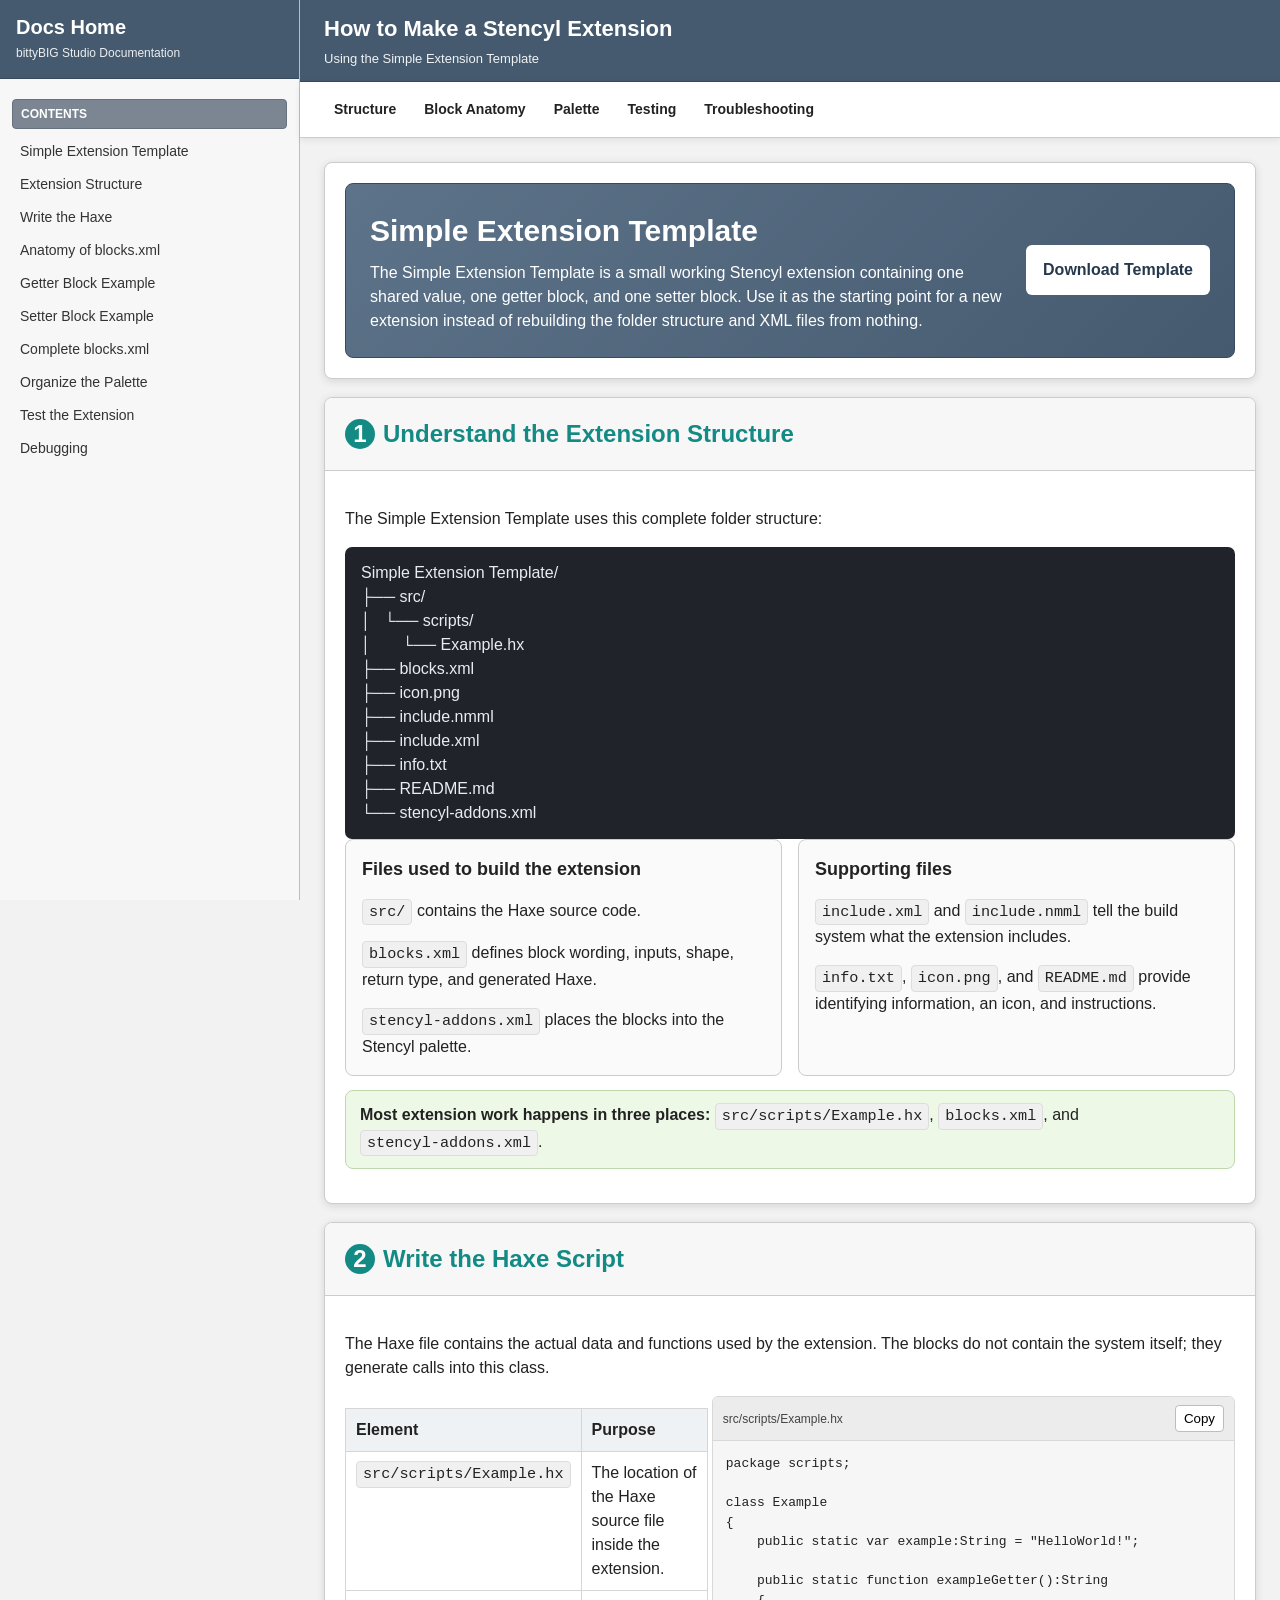
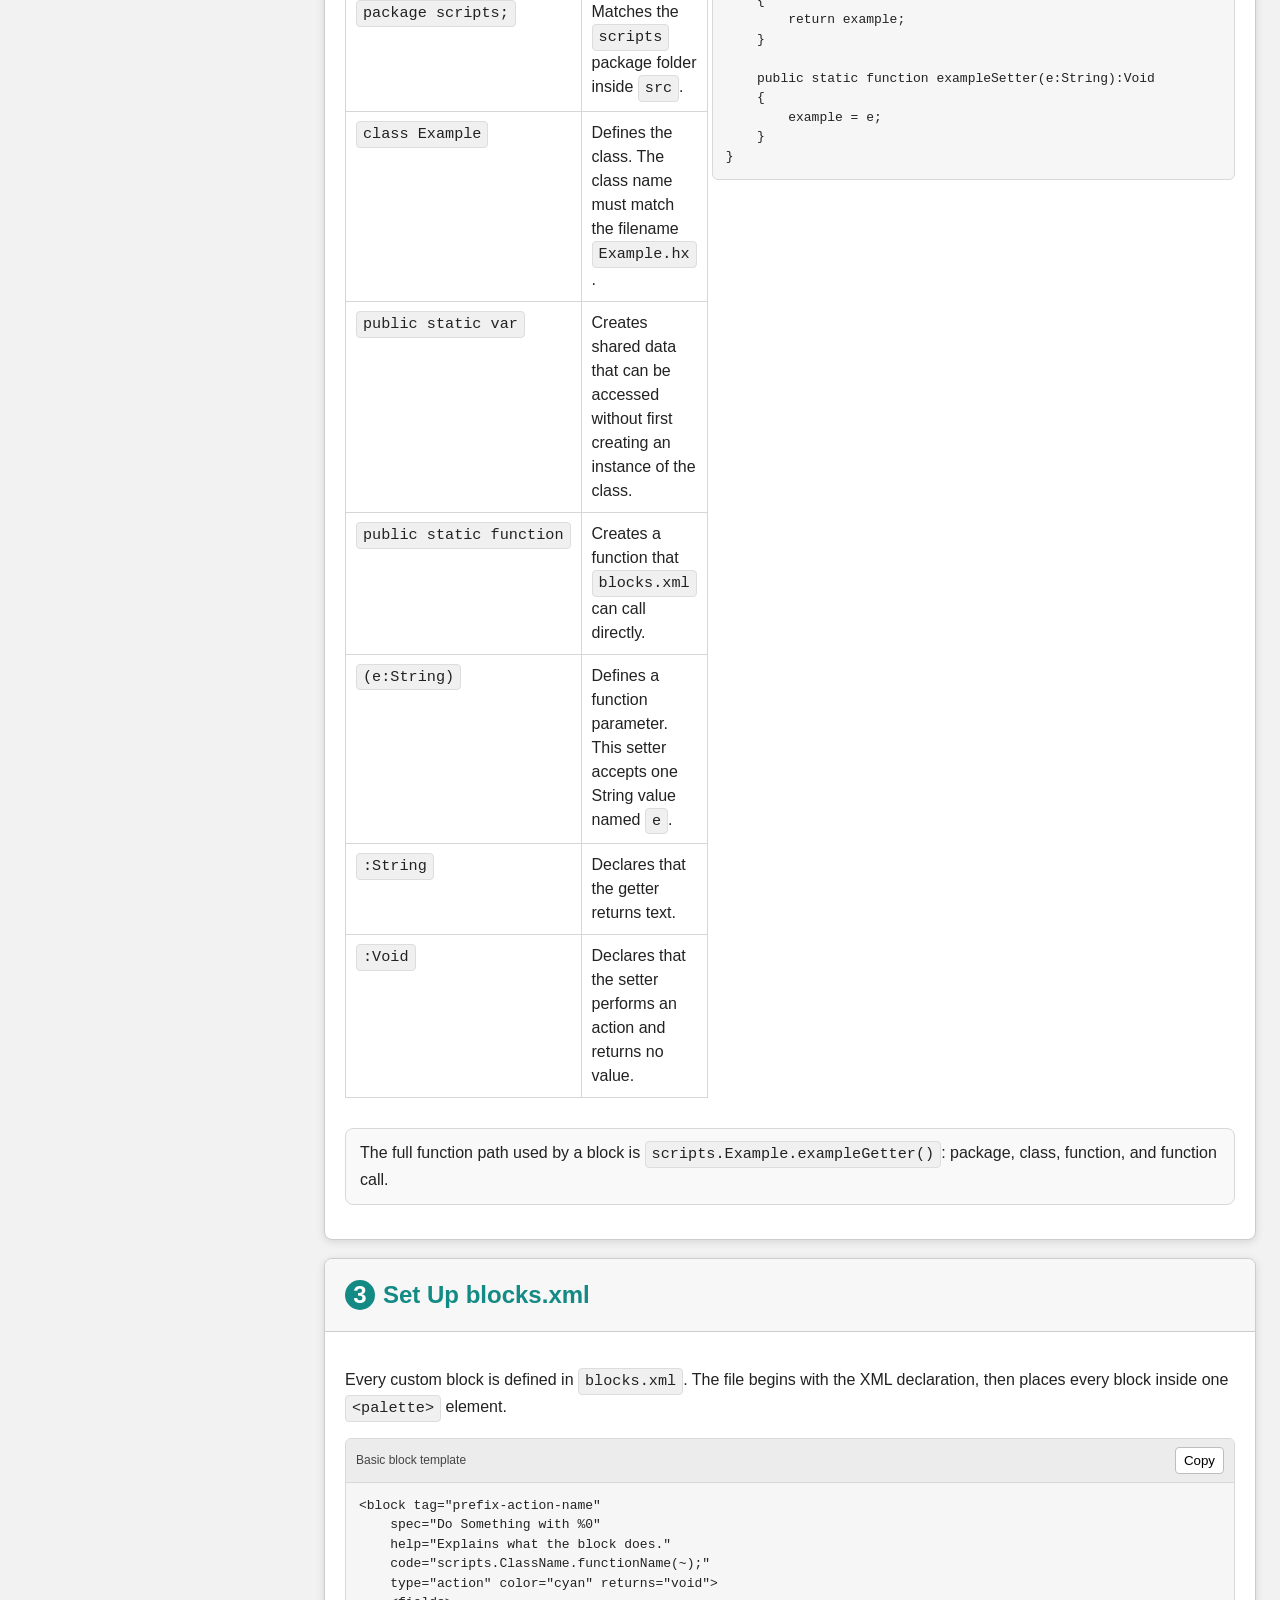
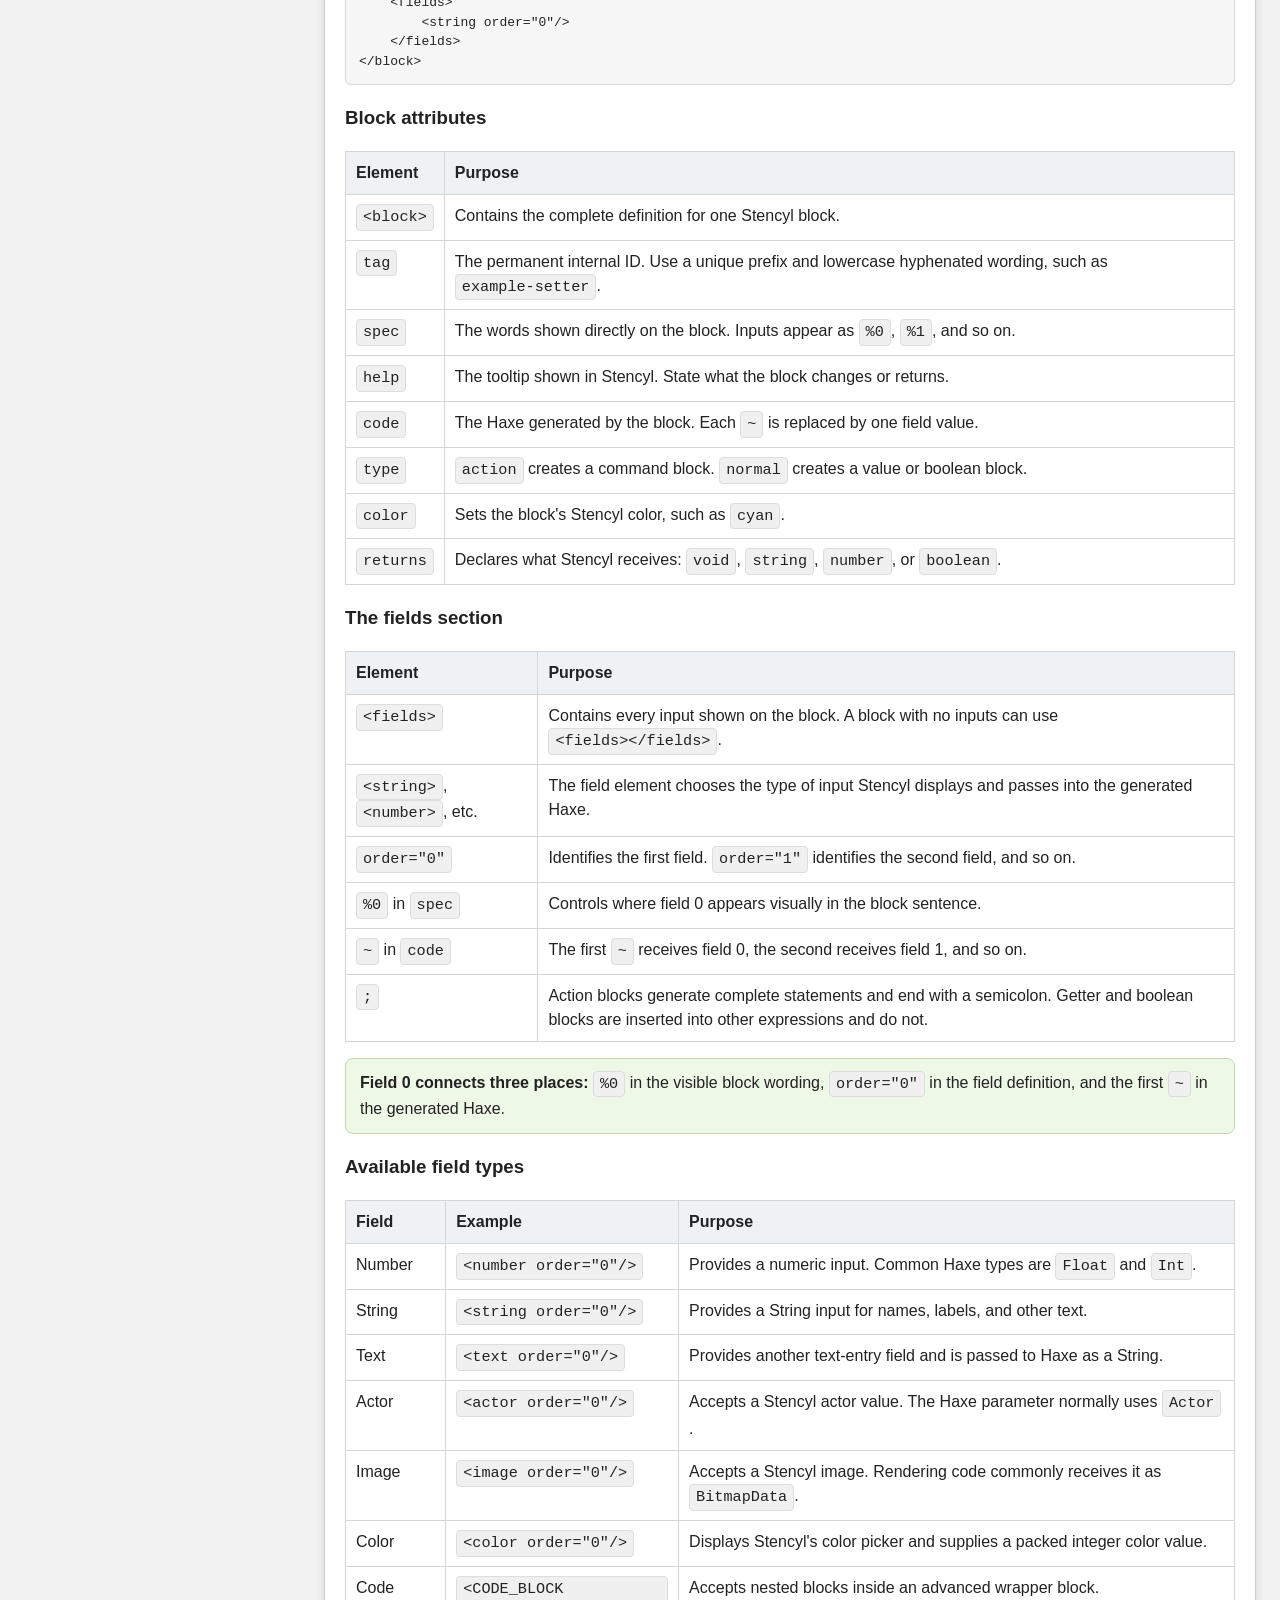
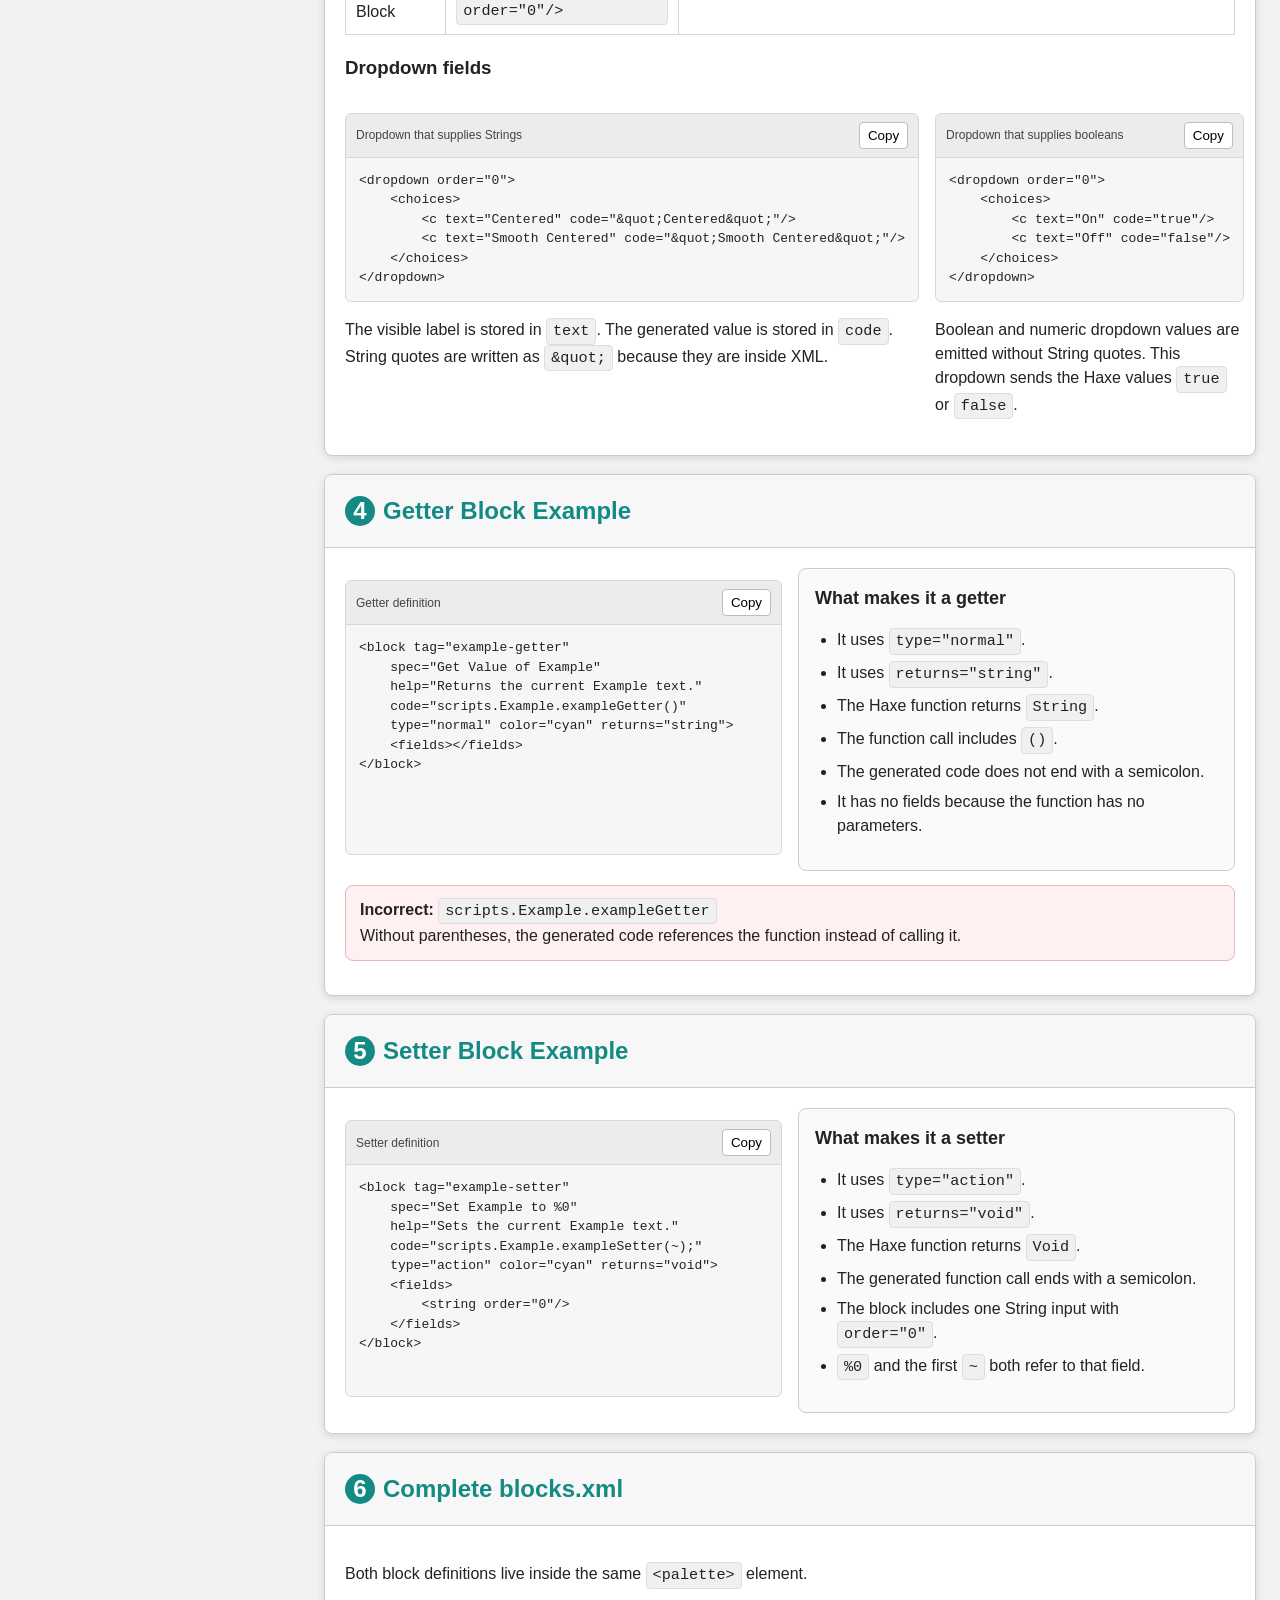
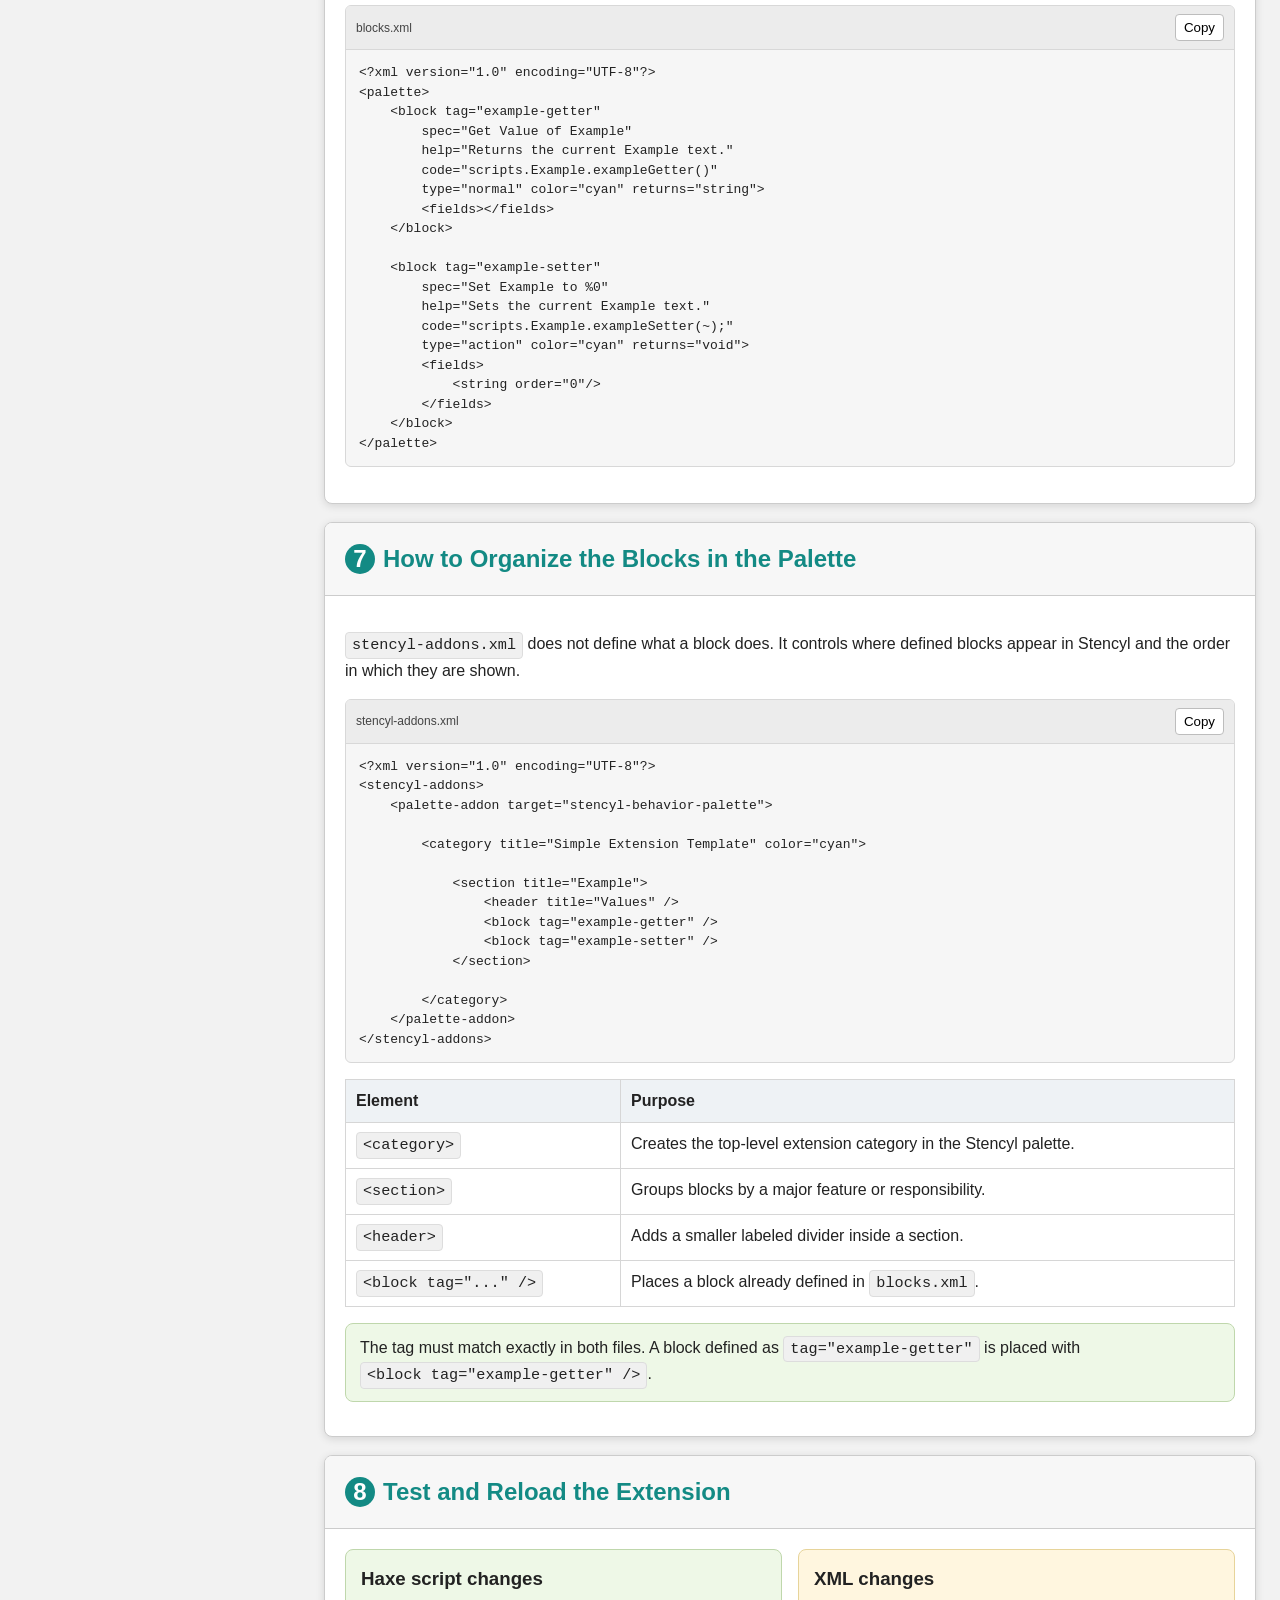
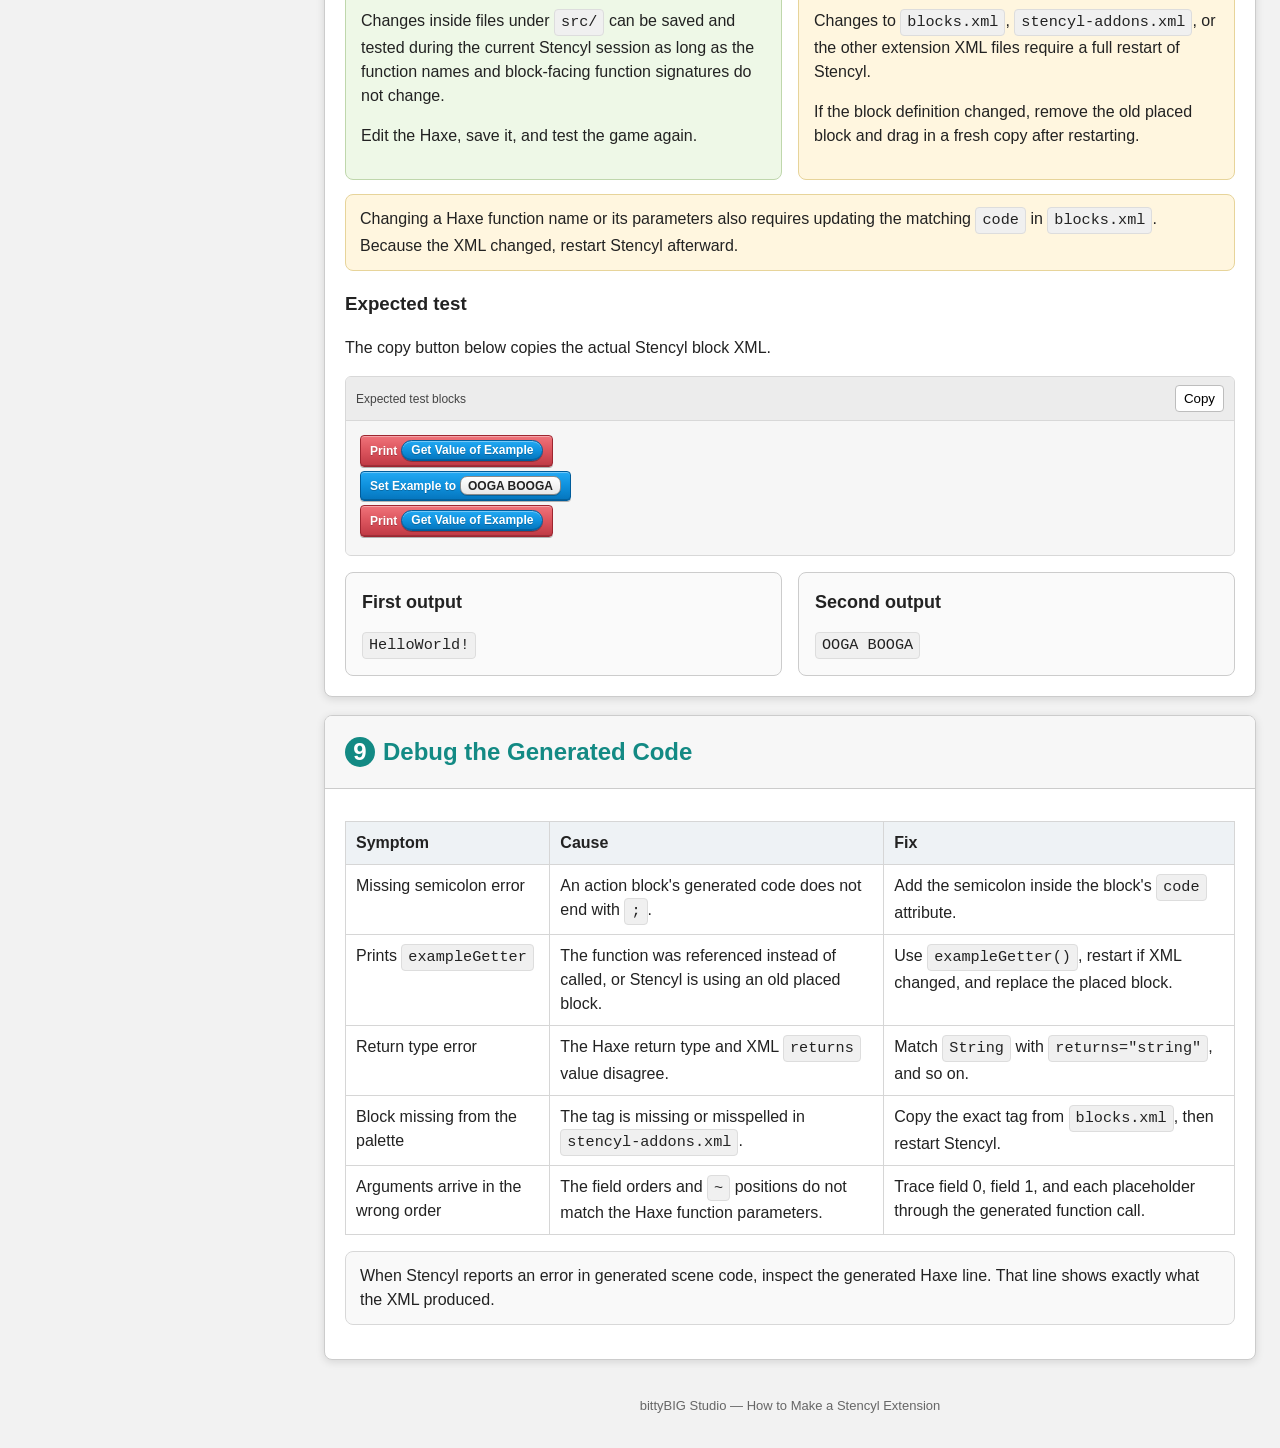
<file: stencyl-extension-template-guide.html>
<!DOCTYPE html>
<html lang="en">
<head>
<meta charset="utf-8"/>
<meta name="viewport" content="width=device-width, initial-scale=1.0"/>
<title>How to Make a Stencyl Extension</title>
<style>
:root {
    --bg:#f2f2f2;
    --panel:#ffffff;
    --panel2:#f7f7f7;
    --line:#cccccc;
    --text:#222222;
    --muted:#666666;
    --header:#455a6f;
    --headerDark:#394a5c;
    --accent:#138a84;
    --blue:#1c88d9;
    --blueDark:#1467a6;
    --good:#eef8e7;
    --goodLine:#bfd7ac;
    --warn:#fff6df;
    --warnLine:#e7d49a;
    --bad:#fff0f1;
    --badLine:#e3b8bc;
    --shadow:rgba(0,0,0,.12);
}
*{box-sizing:border-box}
html{scroll-behavior:smooth;scroll-padding-top:72px}
body{margin:0;background:var(--bg);color:var(--text);font-family:Arial,Helvetica,sans-serif;line-height:1.5}
a{color:inherit;text-decoration:none}
code,pre{font-family:Consolas,Monaco,"Courier New",monospace}
.app{display:grid;grid-template-columns:300px minmax(0,1fr);min-height:100vh}
.sidebar{position:sticky;top:0;height:100vh;overflow:auto;background:#f7f7f7;border-right:1px solid #bdbdbd}
.sidebar-header{background:var(--header);color:#fff;padding:16px;border-bottom:1px solid var(--headerDark)}
.sidebar-header h1{margin:0;font-size:20px;line-height:1.15}
.sidebar-header .sub{margin-top:5px;font-size:12px;opacity:.9}
.nav-wrap{padding:12px}
.nav-title{font-size:12px;font-weight:bold;text-transform:uppercase;color:#fff;background:#7c8692;border:1px solid #67727e;border-radius:4px;padding:5px 8px;margin:8px 0 6px}
.nav-link{display:block;padding:6px 8px;border-radius:4px;font-size:14px;color:#333}
.nav-link:hover,.nav-link.active{background:#dfe8f3}
.main{min-width:0}
.topbar{background:var(--header);color:#fff;padding:12px 24px;border-bottom:1px solid var(--headerDark)}
.topbar .title{font-size:22px;font-weight:bold}
.topbar .subtitle{font-size:13px;margin-top:4px;opacity:.92}
.top-nav{position:sticky;top:0;z-index:20;display:flex;flex-wrap:wrap;gap:8px;padding:10px 24px;background:#fff;border-bottom:1px solid var(--line);box-shadow:0 2px 7px rgba(0,0,0,.08)}
.top-nav a{padding:7px 10px;border-radius:5px;font-size:14px;font-weight:bold}
.top-nav a:hover{background:#dfe8f3}
.content{padding:24px;max-width:1320px}
.section{background:var(--panel);border:1px solid var(--line);border-radius:8px;box-shadow:0 2px 8px var(--shadow);margin-bottom:18px;overflow:hidden}
.section-header{padding:18px 20px;border-bottom:1px solid var(--line);background:var(--panel2)}
.section-header h2{margin:0;font-size:24px;color:var(--accent)}
.section-body{padding:20px}
.template-intro{display:grid;grid-template-columns:minmax(0,1fr) auto;gap:18px;align-items:center;background:linear-gradient(135deg,#5d7389,#455a6f);color:#fff;padding:24px;border-radius:8px;border:1px solid var(--headerDark)}
.template-intro h2{margin:0 0 8px;font-size:30px}
.template-intro p{margin:0;max-width:850px}
.download-btn{display:inline-block;padding:12px 16px;border-radius:6px;background:#fff;color:#26394c;font-weight:bold;border:1px solid rgba(255,255,255,.4);white-space:nowrap}
.download-btn:hover{background:#eaf3fa}
.grid-2{display:grid;grid-template-columns:1fr 1fr;gap:16px}
.grid-3{display:grid;grid-template-columns:repeat(3,1fr);gap:16px}
.card{border:1px solid var(--line);border-radius:8px;padding:16px;background:#fafafa}
.card h3{margin:0 0 8px;font-size:18px}
.card p:last-child{margin-bottom:0}
.note{padding:12px 14px;border-radius:8px;border:1px solid #d8d8d8;background:#f9f9f9;margin:14px 0}
.note.good{background:var(--good);border-color:var(--goodLine)}
.note.warn{background:var(--warn);border-color:var(--warnLine)}
.note.bad{background:var(--bad);border-color:var(--badLine)}
.inline-code{display:inline-block;background:#f0f0f0;border:1px solid #ddd;padding:1px 6px;border-radius:4px;font-family:Consolas,Monaco,"Courier New",monospace;font-size:.95em}
.tree{background:#20242a;color:#e8edf2;border-radius:7px;padding:14px 16px;white-space:pre;overflow:auto}
.code-box{margin:12px 0 16px;border:1px solid #d8d8d8;border-radius:6px;background:#f6f6f6;overflow:hidden}
.code-bar{display:flex;justify-content:space-between;align-items:center;gap:12px;background:#ececec;border-bottom:1px solid #d8d8d8;padding:8px 10px;font-size:12px;color:#444}
.copy-btn{padding:5px 8px;border-radius:4px;border:1px solid #bdbdbd;background:#fff;cursor:pointer}
.copy-btn:hover{background:#f2f2f2}
pre{margin:0;padding:13px;overflow:auto;font-size:13px;line-height:1.5;white-space:pre}
table{width:100%;border-collapse:collapse;margin:12px 0 16px;background:#fff}
th,td{border:1px solid #d6d6d6;padding:9px 10px;text-align:left;vertical-align:top}
th{background:#eef2f5}
.step-number{display:inline-flex;align-items:center;justify-content:center;width:30px;height:30px;border-radius:50%;background:var(--accent);color:#fff;font-weight:bold;margin-right:8px}
.haxe-layout{display:grid;grid-template-columns:minmax(300px,.8fr) minmax(0,1.2fr);gap:18px;align-items:start}
.haxe-layout .code-box{margin-top:0}
.connection-list{display:grid;gap:10px}
.connection-item{border-left:5px solid var(--blue);background:#f4f9fd;padding:11px 13px;border-radius:0 7px 7px 0}
.connection-item strong{display:block;margin-bottom:4px}
.anatomy-layout{display:grid;grid-template-columns:minmax(0,1.1fr) minmax(360px,.9fr);gap:18px;align-items:start}
.anatomy-list{display:grid;gap:10px}
.anatomy-item{border:1px solid #d7e1ea;background:#f7fbff;border-radius:7px;padding:11px 13px}
.anatomy-item strong{display:block;color:#1d517f;margin-bottom:4px}
.field-grid{display:grid;grid-template-columns:repeat(3,1fr);gap:12px}
.field-card{border:1px solid var(--line);border-radius:7px;background:#fafafa;padding:12px}
.field-card h3{margin:0 0 7px;font-size:16px}
.field-code{display:block;background:#eee;border:1px solid #ddd;border-radius:5px;padding:7px;margin:7px 0;font-family:Consolas,Monaco,"Courier New",monospace;font-size:12px;overflow:auto}
.checklist{padding-left:22px}
.checklist li{margin:6px 0}
.block-preview{padding:14px 14px 18px;background:#f6f6f6;overflow-x:auto}
.block-stack{display:flex;flex-direction:column;align-items:flex-start;gap:4px;min-width:max-content}
.block-row{display:flex;align-items:center;min-width:max-content}
.st-block{--blockTop:#23a9f4;--blockMid:#0f91dd;--blockBottom:#0575bd;--blockDark:#005c9a;display:inline-flex;align-items:center;gap:4px;min-height:25px;padding:4px 9px 5px;color:#fff;font-size:12px;font-weight:800;line-height:1;white-space:nowrap;position:relative;background:linear-gradient(to bottom,var(--blockTop),var(--blockMid) 48%,var(--blockBottom));border:1px solid var(--blockDark);border-radius:4px;text-shadow:0 1px 0 rgba(0,0,0,.22);box-shadow:inset 0 1px 0 rgba(255,255,255,.36),inset 0 -1px 0 rgba(0,0,0,.18),0 1px 0 rgba(0,0,0,.28)}
.st-block.red{--blockTop:#ef737a;--blockMid:#dc555e;--blockBottom:#bf3944;--blockDark:#9d2630}
.st-block.reporter{min-height:21px;padding:3px 9px 4px;border-radius:12px}
.st-input,.st-text-slot{display:inline-flex;align-items:center;justify-content:center;min-height:19px;padding:2px 7px;border-radius:7px;font-weight:800;color:#222;border:1px solid #8a8a8a;background:linear-gradient(#fff,#e8e8e8);box-shadow:inset 0 1px 1px rgba(255,255,255,.95),0 1px 0 rgba(0,0,0,.22);text-shadow:none}
.st-input:has(.st-block.reporter){padding:0;border:0;background:transparent;box-shadow:none}
.copy-source{position:absolute;left:-99999px;top:auto;width:1px;height:1px;overflow:hidden;white-space:pre}
.reload-grid{display:grid;grid-template-columns:1fr 1fr;gap:16px}
.reload-card{border-radius:8px;padding:15px;border:1px solid var(--line)}
.reload-card.live{background:var(--good);border-color:var(--goodLine)}
.reload-card.restart{background:var(--warn);border-color:var(--warnLine)}
.reload-card h3{margin:0 0 7px}
.footer{text-align:center;color:#666;padding:18px 0 8px;font-size:13px}
@media(max-width:1100px){.app{grid-template-columns:1fr}.sidebar{position:relative;height:auto}.top-nav{position:relative}}
@media(max-width:900px){.grid-2,.grid-3,.haxe-layout,.anatomy-layout,.reload-grid,.template-intro{grid-template-columns:1fr}.field-grid{grid-template-columns:1fr 1fr}.download-btn{justify-self:start}}
@media(max-width:600px){.field-grid{grid-template-columns:1fr}.content{padding:14px}}
</style>
</head>
<body>
<div class="app">
<aside class="sidebar">
    <div class="sidebar-header">
        <h1><a href="https://docs.bittybigstudio.com/">Docs Home</a></h1>
        <div class="sub">bittyBIG Studio Documentation</div>
    </div>
    <div class="nav-wrap">
        <div class="nav-title">Contents</div>
        <a class="nav-link" href="#template">Simple Extension Template</a>
        <a class="nav-link" href="#extension-structure">Extension Structure</a>
        <a class="nav-link" href="#write-haxe">Write the Haxe</a>
        <a class="nav-link" href="#blocks-xml">Anatomy of blocks.xml</a>
        <a class="nav-link" href="#getter-example">Getter Block Example</a>
        <a class="nav-link" href="#setter-example">Setter Block Example</a>
        <a class="nav-link" href="#complete-blocks">Complete blocks.xml</a>
        <a class="nav-link" href="#palette-layout">Organize the Palette</a>
        <a class="nav-link" href="#test-extension">Test the Extension</a>
        <a class="nav-link" href="#debugging">Debugging</a>
    </div>
</aside>

<main class="main">
<div class="topbar">
    <div class="title">How to Make a Stencyl Extension</div>
    <div class="subtitle">Using the Simple Extension Template</div>
</div>

<nav class="top-nav">
    <a href="#extension-structure">Structure</a>
    <a href="#blocks-xml">Block Anatomy</a>
    <a href="#palette-layout">Palette</a>
    <a href="#test-extension">Testing</a>
    <a href="#debugging">Troubleshooting</a>
</nav>

<div class="content">

<section class="section" id="template">
    <div class="section-body">
        <div class="template-intro">
            <div>
                <h2>Simple Extension Template</h2>
                <p>
                    The Simple Extension Template is a small working Stencyl extension containing one shared value,
                    one getter block, and one setter block. Use it as the starting point for a new extension instead
                    of rebuilding the folder structure and XML files from nothing.
                </p>
            </div>
            <a class="download-btn" href="SimpleExtensionTemplate.zip" download>Download Template</a>
        </div>
    </div>
</section>

<section class="section" id="extension-structure">
    <div class="section-header"><h2><span class="step-number">1</span>Understand the Extension Structure</h2></div>
    <div class="section-body">
        <p>The Simple Extension Template uses this complete folder structure:</p>

        <div class="tree">Simple Extension Template/
├── src/
│   └── scripts/
│       └── Example.hx
├── blocks.xml
├── icon.png
├── include.nmml
├── include.xml
├── info.txt
├── README.md
└── stencyl-addons.xml</div>

        <div class="grid-2">
            <div class="card">
                <h3>Files used to build the extension</h3>
                <p><span class="inline-code">src/</span> contains the Haxe source code.</p>
                <p><span class="inline-code">blocks.xml</span> defines block wording, inputs, shape, return type, and generated Haxe.</p>
                <p><span class="inline-code">stencyl-addons.xml</span> places the blocks into the Stencyl palette.</p>
            </div>
            <div class="card">
                <h3>Supporting files</h3>
                <p><span class="inline-code">include.xml</span> and <span class="inline-code">include.nmml</span> tell the build system what the extension includes.</p>
                <p><span class="inline-code">info.txt</span>, <span class="inline-code">icon.png</span>, and <span class="inline-code">README.md</span> provide identifying information, an icon, and instructions.</p>
            </div>
        </div>

        <div class="note good">
            <strong>Most extension work happens in three places:</strong>
            <span class="inline-code">src/scripts/Example.hx</span>,
            <span class="inline-code">blocks.xml</span>, and
            <span class="inline-code">stencyl-addons.xml</span>.
        </div>
    </div>
</section>

<section class="section" id="write-haxe">
    <div class="section-header"><h2><span class="step-number">2</span>Write the Haxe Script</h2></div>
    <div class="section-body">
        <p>
            The Haxe file contains the actual data and functions used by the extension.
            The blocks do not contain the system itself; they generate calls into this class.
        </p>

        <div class="haxe-layout">
            <div>
                <table>
                    <thead>
                        <tr>
                            <th>Element</th>
                            <th>Purpose</th>
                        </tr>
                    </thead>
                    <tbody>
                        <tr>
                            <td><span class="inline-code">src/scripts/Example.hx</span></td>
                            <td>The location of the Haxe source file inside the extension.</td>
                        </tr>
                        <tr>
                            <td><span class="inline-code">package scripts;</span></td>
                            <td>Matches the <span class="inline-code">scripts</span> package folder inside <span class="inline-code">src</span>.</td>
                        </tr>
                        <tr>
                            <td><span class="inline-code">class Example</span></td>
                            <td>Defines the class. The class name must match the filename <span class="inline-code">Example.hx</span>.</td>
                        </tr>
                        <tr>
                            <td><span class="inline-code">public static var</span></td>
                            <td>Creates shared data that can be accessed without first creating an instance of the class.</td>
                        </tr>
                        <tr>
                            <td><span class="inline-code">public static function</span></td>
                            <td>Creates a function that <span class="inline-code">blocks.xml</span> can call directly.</td>
                        </tr>
                        <tr>
                            <td><span class="inline-code">(e:String)</span></td>
                            <td>Defines a function parameter. This setter accepts one String value named <span class="inline-code">e</span>.</td>
                        </tr>
                        <tr>
                            <td><span class="inline-code">:String</span></td>
                            <td>Declares that the getter returns text.</td>
                        </tr>
                        <tr>
                            <td><span class="inline-code">:Void</span></td>
                            <td>Declares that the setter performs an action and returns no value.</td>
                        </tr>
                    </tbody>
                </table>
            </div>

            <div class="code-box">
                <div class="code-bar"><span>src/scripts/Example.hx</span><button class="copy-btn">Copy</button></div>
                <pre>package scripts;

class Example
{
    public static var example:String = &quot;HelloWorld!&quot;;

    public static function exampleGetter():String
    {
        return example;
    }

    public static function exampleSetter(e:String):Void
    {
        example = e;
    }
}</pre>
            </div>
        </div>

        <div class="note">
            The full function path used by a block is
            <span class="inline-code">scripts.Example.exampleGetter()</span>:
            package, class, function, and function call.
        </div>
    </div>
</section>

<section class="section" id="blocks-xml">
    <div class="section-header"><h2><span class="step-number">3</span>Set Up blocks.xml</h2></div>
    <div class="section-body">
        <p>
            Every custom block is defined in <span class="inline-code">blocks.xml</span>.
            The file begins with the XML declaration, then places every block inside one
            <span class="inline-code">&lt;palette&gt;</span> element.
        </p>

        <div class="code-box">
            <div class="code-bar"><span>Basic block template</span><button class="copy-btn">Copy</button></div>
            <pre>&lt;block tag=&quot;prefix-action-name&quot;
    spec=&quot;Do Something with %0&quot;
    help=&quot;Explains what the block does.&quot;
    code=&quot;scripts.ClassName.functionName(~);&quot;
    type=&quot;action&quot; color=&quot;cyan&quot; returns=&quot;void&quot;&gt;
    &lt;fields&gt;
        &lt;string order=&quot;0&quot;/&gt;
    &lt;/fields&gt;
&lt;/block&gt;</pre>
        </div>

        <h3>Block attributes</h3>
        <table>
            <thead>
                <tr>
                    <th>Element</th>
                    <th>Purpose</th>
                </tr>
            </thead>
            <tbody>
                <tr>
                    <td><span class="inline-code">&lt;block&gt;</span></td>
                    <td>Contains the complete definition for one Stencyl block.</td>
                </tr>
                <tr>
                    <td><span class="inline-code">tag</span></td>
                    <td>The permanent internal ID. Use a unique prefix and lowercase hyphenated wording, such as <span class="inline-code">example-setter</span>.</td>
                </tr>
                <tr>
                    <td><span class="inline-code">spec</span></td>
                    <td>The words shown directly on the block. Inputs appear as <span class="inline-code">%0</span>, <span class="inline-code">%1</span>, and so on.</td>
                </tr>
                <tr>
                    <td><span class="inline-code">help</span></td>
                    <td>The tooltip shown in Stencyl. State what the block changes or returns.</td>
                </tr>
                <tr>
                    <td><span class="inline-code">code</span></td>
                    <td>The Haxe generated by the block. Each <span class="inline-code">~</span> is replaced by one field value.</td>
                </tr>
                <tr>
                    <td><span class="inline-code">type</span></td>
                    <td><span class="inline-code">action</span> creates a command block. <span class="inline-code">normal</span> creates a value or boolean block.</td>
                </tr>
                <tr>
                    <td><span class="inline-code">color</span></td>
                    <td>Sets the block's Stencyl color, such as <span class="inline-code">cyan</span>.</td>
                </tr>
                <tr>
                    <td><span class="inline-code">returns</span></td>
                    <td>Declares what Stencyl receives: <span class="inline-code">void</span>, <span class="inline-code">string</span>, <span class="inline-code">number</span>, or <span class="inline-code">boolean</span>.</td>
                </tr>
            </tbody>
        </table>

        <h3>The fields section</h3>
        <table>
            <thead>
                <tr>
                    <th>Element</th>
                    <th>Purpose</th>
                </tr>
            </thead>
            <tbody>
                <tr>
                    <td><span class="inline-code">&lt;fields&gt;</span></td>
                    <td>Contains every input shown on the block. A block with no inputs can use <span class="inline-code">&lt;fields&gt;&lt;/fields&gt;</span>.</td>
                </tr>
                <tr>
                    <td><span class="inline-code">&lt;string&gt;</span>, <span class="inline-code">&lt;number&gt;</span>, etc.</td>
                    <td>The field element chooses the type of input Stencyl displays and passes into the generated Haxe.</td>
                </tr>
                <tr>
                    <td><span class="inline-code">order="0"</span></td>
                    <td>Identifies the first field. <span class="inline-code">order="1"</span> identifies the second field, and so on.</td>
                </tr>
                <tr>
                    <td><span class="inline-code">%0</span> in <span class="inline-code">spec</span></td>
                    <td>Controls where field 0 appears visually in the block sentence.</td>
                </tr>
                <tr>
                    <td><span class="inline-code">~</span> in <span class="inline-code">code</span></td>
                    <td>The first <span class="inline-code">~</span> receives field 0, the second receives field 1, and so on.</td>
                </tr>
                <tr>
                    <td><span class="inline-code">;</span></td>
                    <td>Action blocks generate complete statements and end with a semicolon. Getter and boolean blocks are inserted into other expressions and do not.</td>
                </tr>
            </tbody>
        </table>

        <div class="note good">
            <strong>Field 0 connects three places:</strong>
            <span class="inline-code">%0</span> in the visible block wording,
            <span class="inline-code">order="0"</span> in the field definition,
            and the first <span class="inline-code">~</span> in the generated Haxe.
        </div>

        <h3>Available field types</h3>
        <table>
            <thead>
                <tr>
                    <th>Field</th>
                    <th>Example</th>
                    <th>Purpose</th>
                </tr>
            </thead>
            <tbody>
                <tr>
                    <td>Number</td>
                    <td><span class="inline-code">&lt;number order="0"/&gt;</span></td>
                    <td>Provides a numeric input. Common Haxe types are <span class="inline-code">Float</span> and <span class="inline-code">Int</span>.</td>
                </tr>
                <tr>
                    <td>String</td>
                    <td><span class="inline-code">&lt;string order="0"/&gt;</span></td>
                    <td>Provides a String input for names, labels, and other text.</td>
                </tr>
                <tr>
                    <td>Text</td>
                    <td><span class="inline-code">&lt;text order="0"/&gt;</span></td>
                    <td>Provides another text-entry field and is passed to Haxe as a String.</td>
                </tr>
                <tr>
                    <td>Actor</td>
                    <td><span class="inline-code">&lt;actor order="0"/&gt;</span></td>
                    <td>Accepts a Stencyl actor value. The Haxe parameter normally uses <span class="inline-code">Actor</span>.</td>
                </tr>
                <tr>
                    <td>Image</td>
                    <td><span class="inline-code">&lt;image order="0"/&gt;</span></td>
                    <td>Accepts a Stencyl image. Rendering code commonly receives it as <span class="inline-code">BitmapData</span>.</td>
                </tr>
                <tr>
                    <td>Color</td>
                    <td><span class="inline-code">&lt;color order="0"/&gt;</span></td>
                    <td>Displays Stencyl's color picker and supplies a packed integer color value.</td>
                </tr>
                <tr>
                    <td>Code Block</td>
                    <td><span class="inline-code">&lt;CODE_BLOCK order="0"/&gt;</span></td>
                    <td>Accepts nested blocks inside an advanced wrapper block.</td>
                </tr>
            </tbody>
        </table>

        <h3>Dropdown fields</h3>
        <div class="grid-2">
            <div>
                <div class="code-box">
                    <div class="code-bar"><span>Dropdown that supplies Strings</span><button class="copy-btn">Copy</button></div>
                    <pre>&lt;dropdown order=&quot;0&quot;&gt;
    &lt;choices&gt;
        &lt;c text=&quot;Centered&quot; code=&quot;&amp;quot;Centered&amp;quot;&quot;/&gt;
        &lt;c text=&quot;Smooth Centered&quot; code=&quot;&amp;quot;Smooth Centered&amp;quot;&quot;/&gt;
    &lt;/choices&gt;
&lt;/dropdown&gt;</pre>
                </div>
                <p>
                    The visible label is stored in <span class="inline-code">text</span>.
                    The generated value is stored in <span class="inline-code">code</span>.
                    String quotes are written as <span class="inline-code">&amp;quot;</span> because they are inside XML.
                </p>
            </div>
            <div>
                <div class="code-box">
                    <div class="code-bar"><span>Dropdown that supplies booleans</span><button class="copy-btn">Copy</button></div>
                    <pre>&lt;dropdown order=&quot;0&quot;&gt;
    &lt;choices&gt;
        &lt;c text=&quot;On&quot; code=&quot;true&quot;/&gt;
        &lt;c text=&quot;Off&quot; code=&quot;false&quot;/&gt;
    &lt;/choices&gt;
&lt;/dropdown&gt;</pre>
                </div>
                <p>
                    Boolean and numeric dropdown values are emitted without String quotes.
                    This dropdown sends the Haxe values <span class="inline-code">true</span> or
                    <span class="inline-code">false</span>.
                </p>
            </div>
        </div>
    </div>
</section>

<section class="section" id="getter-example">
    <div class="section-header"><h2><span class="step-number">4</span>Getter Block Example</h2></div>
    <div class="section-body">
        <div class="grid-2">
            <div class="code-box">
                <div class="code-bar"><span>Getter definition</span><button class="copy-btn">Copy</button></div>
                <pre>&lt;block tag=&quot;example-getter&quot;
    spec=&quot;Get Value of Example&quot;
    help=&quot;Returns the current Example text.&quot;
    code=&quot;scripts.Example.exampleGetter()&quot;
    type=&quot;normal&quot; color=&quot;cyan&quot; returns=&quot;string&quot;&gt;
    &lt;fields&gt;&lt;/fields&gt;
&lt;/block&gt;</pre>
            </div>
            <div class="card">
                <h3>What makes it a getter</h3>
                <ul class="checklist">
                    <li>It uses <span class="inline-code">type="normal"</span>.</li>
                    <li>It uses <span class="inline-code">returns="string"</span>.</li>
                    <li>The Haxe function returns <span class="inline-code">String</span>.</li>
                    <li>The function call includes <span class="inline-code">()</span>.</li>
                    <li>The generated code does not end with a semicolon.</li>
                    <li>It has no fields because the function has no parameters.</li>
                </ul>
            </div>
        </div>

        <div class="note bad">
            <strong>Incorrect:</strong> <span class="inline-code">scripts.Example.exampleGetter</span><br/>
            Without parentheses, the generated code references the function instead of calling it.
        </div>
    </div>
</section>

<section class="section" id="setter-example">
    <div class="section-header"><h2><span class="step-number">5</span>Setter Block Example</h2></div>
    <div class="section-body">
        <div class="grid-2">
            <div class="code-box">
                <div class="code-bar"><span>Setter definition</span><button class="copy-btn">Copy</button></div>
                <pre>&lt;block tag=&quot;example-setter&quot;
    spec=&quot;Set Example to %0&quot;
    help=&quot;Sets the current Example text.&quot;
    code=&quot;scripts.Example.exampleSetter(~);&quot;
    type=&quot;action&quot; color=&quot;cyan&quot; returns=&quot;void&quot;&gt;
    &lt;fields&gt;
        &lt;string order=&quot;0&quot;/&gt;
    &lt;/fields&gt;
&lt;/block&gt;</pre>
            </div>
            <div class="card">
                <h3>What makes it a setter</h3>
                <ul class="checklist">
                    <li>It uses <span class="inline-code">type="action"</span>.</li>
                    <li>It uses <span class="inline-code">returns="void"</span>.</li>
                    <li>The Haxe function returns <span class="inline-code">Void</span>.</li>
                    <li>The generated function call ends with a semicolon.</li>
                    <li>The block includes one String input with <span class="inline-code">order="0"</span>.</li>
                    <li><span class="inline-code">%0</span> and the first <span class="inline-code">~</span> both refer to that field.</li>
                </ul>
            </div>
        </div>
    </div>
</section>

<section class="section" id="complete-blocks">
    <div class="section-header"><h2><span class="step-number">6</span>Complete blocks.xml</h2></div>
    <div class="section-body">
        <p>
            Both block definitions live inside the same
            <span class="inline-code">&lt;palette&gt;</span> element.
        </p>
        <div class="code-box">
            <div class="code-bar"><span>blocks.xml</span><button class="copy-btn">Copy</button></div>
            <pre>&lt;?xml version=&quot;1.0&quot; encoding=&quot;UTF-8&quot;?&gt;
&lt;palette&gt;
    &lt;block tag=&quot;example-getter&quot;
        spec=&quot;Get Value of Example&quot;
        help=&quot;Returns the current Example text.&quot;
        code=&quot;scripts.Example.exampleGetter()&quot;
        type=&quot;normal&quot; color=&quot;cyan&quot; returns=&quot;string&quot;&gt;
        &lt;fields&gt;&lt;/fields&gt;
    &lt;/block&gt;

    &lt;block tag=&quot;example-setter&quot;
        spec=&quot;Set Example to %0&quot;
        help=&quot;Sets the current Example text.&quot;
        code=&quot;scripts.Example.exampleSetter(~);&quot;
        type=&quot;action&quot; color=&quot;cyan&quot; returns=&quot;void&quot;&gt;
        &lt;fields&gt;
            &lt;string order=&quot;0&quot;/&gt;
        &lt;/fields&gt;
    &lt;/block&gt;
&lt;/palette&gt;</pre>
        </div>
    </div>
</section>

<section class="section" id="palette-layout">
    <div class="section-header"><h2><span class="step-number">7</span>How to Organize the Blocks in the Palette</h2></div>
    <div class="section-body">
        <p>
            <span class="inline-code">stencyl-addons.xml</span> does not define what a block does.
            It controls where defined blocks appear in Stencyl and the order in which they are shown.
        </p>

        <div class="code-box">
            <div class="code-bar"><span>stencyl-addons.xml</span><button class="copy-btn">Copy</button></div>
            <pre>&lt;?xml version=&quot;1.0&quot; encoding=&quot;UTF-8&quot;?&gt;
&lt;stencyl-addons&gt;
    &lt;palette-addon target=&quot;stencyl-behavior-palette&quot;&gt;

        &lt;category title=&quot;Simple Extension Template&quot; color=&quot;cyan&quot;&gt;

            &lt;section title=&quot;Example&quot;&gt;
                &lt;header title=&quot;Values&quot; /&gt;
                &lt;block tag=&quot;example-getter&quot; /&gt;
                &lt;block tag=&quot;example-setter&quot; /&gt;
            &lt;/section&gt;

        &lt;/category&gt;
    &lt;/palette-addon&gt;
&lt;/stencyl-addons&gt;</pre>
        </div>

        <table>
            <thead><tr><th>Element</th><th>Purpose</th></tr></thead>
            <tbody>
                <tr><td><span class="inline-code">&lt;category&gt;</span></td><td>Creates the top-level extension category in the Stencyl palette.</td></tr>
                <tr><td><span class="inline-code">&lt;section&gt;</span></td><td>Groups blocks by a major feature or responsibility.</td></tr>
                <tr><td><span class="inline-code">&lt;header&gt;</span></td><td>Adds a smaller labeled divider inside a section.</td></tr>
                <tr><td><span class="inline-code">&lt;block tag="..." /&gt;</span></td><td>Places a block already defined in <span class="inline-code">blocks.xml</span>.</td></tr>
            </tbody>
        </table>

        <div class="note good">
            The tag must match exactly in both files. A block defined as
            <span class="inline-code">tag="example-getter"</span> is placed with
            <span class="inline-code">&lt;block tag="example-getter" /&gt;</span>.
        </div>
    </div>
</section>

<section class="section" id="test-extension">
    <div class="section-header"><h2><span class="step-number">8</span>Test and Reload the Extension</h2></div>
    <div class="section-body">
        <div class="reload-grid">
            <div class="reload-card live">
                <h3>Haxe script changes</h3>
                <p>
                    Changes inside files under <span class="inline-code">src/</span> can be saved and tested during
                    the current Stencyl session as long as the function names and block-facing function signatures do not change.
                </p>
                <p>
                    Edit the Haxe, save it, and test the game again.
                </p>
            </div>

            <div class="reload-card restart">
                <h3>XML changes</h3>
                <p>
                    Changes to <span class="inline-code">blocks.xml</span>,
                    <span class="inline-code">stencyl-addons.xml</span>, or the other extension XML files require a full restart of Stencyl.
                </p>
                <p>
                    If the block definition changed, remove the old placed block and drag in a fresh copy after restarting.
                </p>
            </div>
        </div>

        <div class="note warn">
            Changing a Haxe function name or its parameters also requires updating the matching
            <span class="inline-code">code</span> in <span class="inline-code">blocks.xml</span>.
            Because the XML changed, restart Stencyl afterward.
        </div>

        <h3>Expected test</h3>
        <p>The copy button below copies the actual Stencyl block XML.</p>

        <div class="code-box">
            <div class="code-bar"><span>Expected test blocks</span><button class="copy-btn">Copy</button></div>
            <div class="block-preview">
                <div class="block-stack">
                    <div class="block-row">
                        <div class="st-block red">
                            Print
                            <span class="st-input"><span class="st-block reporter">Get Value of Example</span></span>
                        </div>
                    </div>
                    <div class="block-row">
                        <div class="st-block">Set Example to <span class="st-text-slot">OOGA BOOGA</span></div>
                    </div>
                    <div class="block-row">
                        <div class="st-block red">
                            Print
                            <span class="st-input"><span class="st-block reporter">Get Value of Example</span></span>
                        </div>
                    </div>
                </div>
            </div>
            <pre class="copy-source">&lt;?xml version=&quot;1.0&quot; encoding=&quot;UTF-8&quot; standalone=&quot;no&quot;?&gt;
&lt;copy format=&quot;1&quot;&gt;
    &lt;vars/&gt;
    &lt;group eventID=&quot;-1&quot; id=&quot;-1&quot;&gt;
        &lt;print comment=&quot;false&quot; x=&quot;0&quot; y=&quot;0&quot;&gt;
            &lt;example-getter comment=&quot;false&quot; id=&quot;0&quot; x=&quot;0&quot; y=&quot;0&quot;/&gt;
        &lt;/print&gt;
        &lt;example-setter comment=&quot;false&quot; x=&quot;0&quot; y=&quot;0&quot;&gt;
            &lt;int id=&quot;0&quot; val=&quot;OOGA BOOGA&quot;/&gt;
        &lt;/example-setter&gt;
        &lt;print comment=&quot;false&quot; x=&quot;0&quot; y=&quot;0&quot;&gt;
            &lt;example-getter comment=&quot;false&quot; id=&quot;0&quot; x=&quot;0&quot; y=&quot;0&quot;/&gt;
        &lt;/print&gt;
    &lt;/group&gt;
&lt;/copy&gt;</pre>
        </div>

        <div class="grid-2">
            <div class="card"><h3>First output</h3><p><span class="inline-code">HelloWorld!</span></p></div>
            <div class="card"><h3>Second output</h3><p><span class="inline-code">OOGA BOOGA</span></p></div>
        </div>
    </div>
</section>

<section class="section" id="debugging">
    <div class="section-header"><h2><span class="step-number">9</span>Debug the Generated Code</h2></div>
    <div class="section-body">
        <table>
            <thead><tr><th>Symptom</th><th>Cause</th><th>Fix</th></tr></thead>
            <tbody>
                <tr>
                    <td>Missing semicolon error</td>
                    <td>An action block's generated code does not end with <span class="inline-code">;</span>.</td>
                    <td>Add the semicolon inside the block's <span class="inline-code">code</span> attribute.</td>
                </tr>
                <tr>
                    <td>Prints <span class="inline-code">exampleGetter</span></td>
                    <td>The function was referenced instead of called, or Stencyl is using an old placed block.</td>
                    <td>Use <span class="inline-code">exampleGetter()</span>, restart if XML changed, and replace the placed block.</td>
                </tr>
                <tr>
                    <td>Return type error</td>
                    <td>The Haxe return type and XML <span class="inline-code">returns</span> value disagree.</td>
                    <td>Match <span class="inline-code">String</span> with <span class="inline-code">returns="string"</span>, and so on.</td>
                </tr>
                <tr>
                    <td>Block missing from the palette</td>
                    <td>The tag is missing or misspelled in <span class="inline-code">stencyl-addons.xml</span>.</td>
                    <td>Copy the exact tag from <span class="inline-code">blocks.xml</span>, then restart Stencyl.</td>
                </tr>
                <tr>
                    <td>Arguments arrive in the wrong order</td>
                    <td>The field orders and <span class="inline-code">~</span> positions do not match the Haxe function parameters.</td>
                    <td>Trace field 0, field 1, and each placeholder through the generated function call.</td>
                </tr>
            </tbody>
        </table>

        <div class="note">
            When Stencyl reports an error in generated scene code, inspect the generated Haxe line.
            That line shows exactly what the XML produced.
        </div>
    </div>
</section>

<div class="footer">bittyBIG Studio — How to Make a Stencyl Extension</div>
</div>
</main>
</div>

<script>
(function(){
    document.querySelectorAll(".copy-btn").forEach(function(button){
        button.addEventListener("click",function(){
            var box=button.closest(".code-box");
            if(!box)return;
            var source=box.querySelector("pre");
            if(!source)return;
            navigator.clipboard.writeText(source.innerText).then(function(){
                var old=button.textContent;
                button.textContent="Copied";
                setTimeout(function(){button.textContent=old},1200);
            });
        });
    });

    var links=Array.from(document.querySelectorAll(".nav-link"));
    var targets=links.map(function(link){
        var href=link.getAttribute("href");
        return href&&href.charAt(0)==="#"?document.querySelector(href):null;
    });

    function updateActive(){
        var best=-1,bestTop=-Infinity;
        targets.forEach(function(target,index){
            if(!target)return;
            var top=target.getBoundingClientRect().top;
            if(top<=110&&top>bestTop){bestTop=top;best=index}
        });
        links.forEach(function(link,index){link.classList.toggle("active",index===best)});
    }

    window.addEventListener("scroll",updateActive,{passive:true});
    updateActive();
})();
</script>
</body>
</html>
</file>
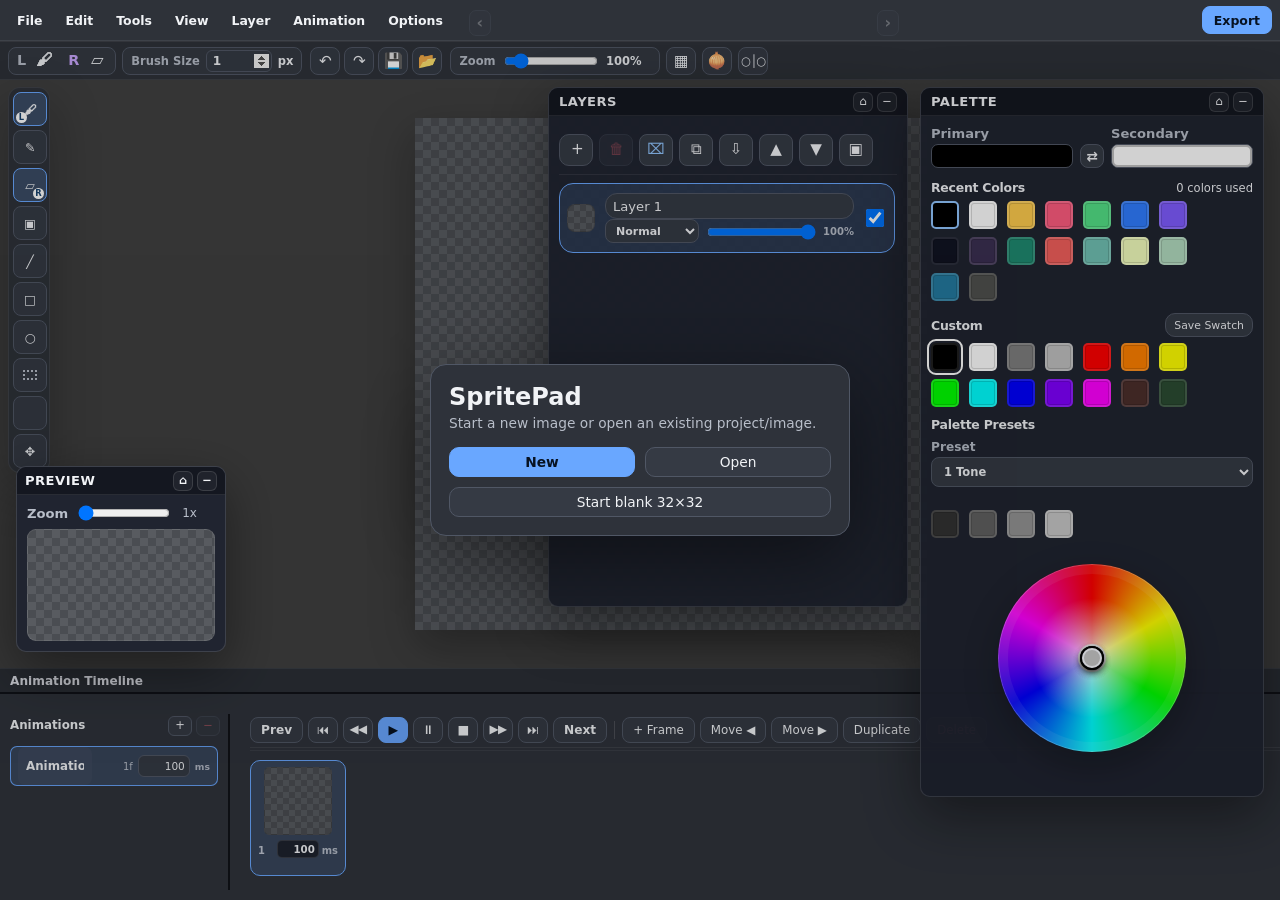
<file: portfolio/sprite-editor.html>
<!DOCTYPE html>
<html lang="en">
<head>
  <meta charset="UTF-8" />
  <meta name="viewport" content="width=device-width, initial-scale=1.0" />
  <meta name="theme-color" content="#404040" />
  <meta name="apple-mobile-web-app-capable" content="yes" />
  <meta name="mobile-web-app-capable" content="yes" />
  <meta name="apple-mobile-web-app-title" content="SpritePad" />
  <link rel="manifest" href="./sprite-editor/manifest.webmanifest" />
  <title>SpritePad</title>
  <link rel="stylesheet" href="./sprite-editor/style.css" />
</head>
<body>
  <div class="app-shell">
    <nav id="menuBar" class="menu-bar" aria-label="Application menu">
      <div class="menu-group">
        <button class="menu-root">File</button>
        <div class="menu-dropdown">
          <button data-action="newProject">New <span data-shortcut-label="newProject"></span></button>
          <button data-action="saveProject">Save Project <span data-shortcut-label="saveProject"></span></button>
          <button data-action="openProject">Open <span data-shortcut-label="openProject"></span></button>
          <button data-action="closeCurrentDocument">Close <span data-shortcut-label="closeCurrentDocument"></span></button>
          <button data-action="exitApp">Exit <span data-shortcut-label="exitApp"></span></button>
          <div class="menu-separator"></div>
          <button data-action="downloadSheet">Export <span data-shortcut-label="downloadSheet"></span></button>
        </div>
      </div>

      <div class="menu-group">
        <button class="menu-root">Edit</button>
        <div class="menu-dropdown">
          <button data-action="undo">Undo <span data-shortcut-label="undo"></span></button>
          <button data-action="redo">Redo <span data-shortcut-label="redo"></span></button>
          <button data-action="copySelection">Copy Selection <span data-shortcut-label="copySelection"></span></button>
          <button data-action="cutSelection">Cut Selection <span data-shortcut-label="cutSelection"></span></button>
          <button data-action="pasteWithTransparency">Paste <span data-shortcut-label="pasteWithTransparency"></span></button>
          <button data-action="pasteIntoNewLayer">Paste into New Layer <span data-shortcut-label="pasteIntoNewLayer"></span></button>
          <button data-action="pasteIntoNewImage">Paste into New Image <span data-shortcut-label="pasteIntoNewImage"></span></button>
          <button data-action="deleteSelection">Delete Selection <span data-shortcut-label="deleteSelection"></span></button>
          <button data-action="selectAll">Select All <span data-shortcut-label="selectAll"></span></button>
          <button data-action="clearSelection">Clear Selection <span data-shortcut-label="clearSelection"></span></button>
          <div class="menu-separator"></div>
          <div class="menu-form-title">Sprite Size</div>
          <div class="menu-size-form">
            <label>W <input id="newWidthInput" type="number" min="4" max="256" value="32" /></label>
            <label>H <input id="newHeightInput" type="number" min="4" max="256" value="32" /></label>
            <button id="newProjectBtn" class="ghost-btn menu-apply-btn">Apply</button>
          </div>
        </div>
      </div>

      <div class="menu-group">
        <button class="menu-root">Tools</button>
        <div class="menu-dropdown">
          <button data-action="toolBrush">Brush <span data-shortcut-label="toolBrush"></span></button>
          <button data-action="toolPencil">Pencil <span data-shortcut-label="toolPencil"></span></button>
          <button data-action="toolEraser">Eraser <span data-shortcut-label="toolEraser"></span></button>
          <button data-action="toolFill">Fill <span data-shortcut-label="toolFill"></span></button>
          <button data-action="toolLine">Line <span data-shortcut-label="toolLine"></span></button>
          <button data-action="toolRect">Rectangle <span data-shortcut-label="toolRect"></span></button>
          <button data-action="toolCircle">Circle <span data-shortcut-label="toolCircle"></span></button>
          <button data-action="toolSelect">Select <span data-shortcut-label="toolSelect"></span></button>
          <button data-action="toolEyedropper">Color Picker <span data-shortcut-label="toolEyedropper"></span></button>
          <button data-action="toolMove">Move Layer <span data-shortcut-label="toolMove"></span></button>
          <button data-action="toggleBezier">Toggle Bezier Line <span data-shortcut-label="toggleBezier"></span></button>
        </div>
      </div>

      <div class="menu-group">
        <button class="menu-root">View</button>
        <div class="menu-dropdown">
          <button data-action="toggleGrid">Toggle Grid <span data-shortcut-label="toggleGrid"></span></button>
          <button data-action="toggleOnion">Toggle Onion Skin <span data-shortcut-label="toggleOnion"></span></button>
          <button data-action="toggleSymmetry">Toggle Symmetry <span data-shortcut-label="toggleSymmetry"></span></button>
          <button data-action="tabLayers">Show Layers <span data-shortcut-label="tabLayers"></span></button>
          <button data-action="tabPalette">Show Palette <span data-shortcut-label="tabPalette"></span></button>
          <button data-action="zoomIn">Zoom In <span data-shortcut-label="zoomIn"></span></button>
          <button data-action="zoomOut">Zoom Out <span data-shortcut-label="zoomOut"></span></button>
        </div>
      </div>

      <div class="menu-group">
        <button class="menu-root">Layer</button>
        <div class="menu-dropdown">
          <button data-action="addLayer">Add Layer <span data-shortcut-label="addLayer"></span></button>
          <button data-action="duplicateLayer">Duplicate Layer <span data-shortcut-label="duplicateLayer"></span></button>
          <button data-action="mergeLayerDown">Merge Down <span data-shortcut-label="mergeLayerDown"></span></button>
          <button data-action="deleteLayer">Delete Layer <span data-shortcut-label="deleteLayer"></span></button>
          <button data-action="moveLayerUp">Move Layer Up <span data-shortcut-label="moveLayerUp"></span></button>
          <button data-action="moveLayerDown">Move Layer Down <span data-shortcut-label="moveLayerDown"></span></button>
          <button data-action="flipLayerH">Flip Horizontal <span data-shortcut-label="flipLayerH"></span></button>
          <button data-action="flipLayerV">Flip Vertical <span data-shortcut-label="flipLayerV"></span></button>
          <button data-action="rotateLayer">Rotate 90° <span data-shortcut-label="rotateLayer"></span></button>
          <button data-action="outlineLayer">Outline <span data-shortcut-label="outlineLayer"></span></button>
          <button data-action="clearLayer">Clear Layer <span data-shortcut-label="clearLayer"></span></button>
        </div>
      </div>

      <div class="menu-group">
        <button class="menu-root">Animation</button>
        <div class="menu-dropdown">
          <button data-action="playAnimation">Play / Stop <span data-shortcut-label="playAnimation"></span></button>
          <button data-action="addAnimation">Add Animation <span data-shortcut-label="addAnimation"></span></button>
          <button data-action="deleteAnimation">Delete Animation <span data-shortcut-label="deleteAnimation"></span></button>
          <button data-action="addFrame">Add Frame <span data-shortcut-label="addFrame"></span></button>
          <button data-action="duplicateFrame">Duplicate Frame <span data-shortcut-label="duplicateFrame"></span></button>
          <button data-action="deleteFrame">Delete Frame <span data-shortcut-label="deleteFrame"></span></button>
          <button data-action="moveFrameLeft">Move Frame Left <span data-shortcut-label="moveFrameLeft"></span></button>
          <button data-action="moveFrameRight">Move Frame Right <span data-shortcut-label="moveFrameRight"></span></button>
        </div>
      </div>

      <div class="menu-group">
        <button class="menu-root">Options</button>
        <div class="menu-dropdown align-right">
          <button data-action="openShortcuts">Keyboard Shortcuts <span data-shortcut-label="openShortcuts"></span></button>
          <button data-action="toggleFullscreen">Fullscreen <span data-shortcut-label="toggleFullscreen"></span></button>
        </div>
      </div>
      <div class="document-tabs-shell" aria-label="Open images">
        <button id="documentTabScrollLeftBtn" class="document-tab-scroll-btn" type="button" title="Scroll image tabs left" aria-label="Scroll image tabs left">‹</button>
        <div id="documentTabs" class="document-tabs" aria-label="Open images"></div>
        <button id="documentTabScrollRightBtn" class="document-tab-scroll-btn" type="button" title="Scroll image tabs right" aria-label="Scroll image tabs right">›</button>
      </div>

      <div class="top-actions menu-actions">
        <button id="exportPngBtn" class="primary-btn">Export</button>
      </div>
    </nav>

    <main class="workspace">
      <aside class="tool-rail" aria-label="Tools">
        <button class="tool-btn active" data-tool="brush" title="Pen">🖌<span>Brush</span></button>
        <button class="tool-btn" data-tool="pencil" title="Pencil">✎<span>Pencil</span></button>
        <button class="tool-btn" data-tool="eraser" title="Eraser">▱<span>Eraser</span></button>
        <button class="tool-btn" data-tool="fill" title="Fill">▣<span>Fill</span></button>
        <button class="tool-btn" data-tool="line" title="Line">╱<span>Line</span></button>
        <button class="tool-btn" data-tool="rect" title="Rectangle">□<span>Rect</span></button>
        <button class="tool-btn" data-tool="circle" title="Circle">○<span>Circle</span></button>
        <button class="tool-btn" data-tool="select" title="Select"><span class="dotted-rect-icon" aria-hidden="true"></span><span>Select</span></button>
        <button class="tool-btn" data-tool="eyedropper" title="Color Picker"><span class="eyedropper-glyph" aria-hidden="true">⌕</span><span>Color</span></button>
        <button class="tool-btn" data-tool="move" title="Move Layer">✥<span>Move</span></button>
      </aside>

      <section class="canvas-section">
        <div class="canvas-toolbar">
          <div class="field-row compact tool-status" title="Left tool / Right tool">
            <span>L</span>
            <strong id="activeToolLabel" class="tool-status-icon" aria-label="Left tool">🖌</strong>
            <span class="secondary-tool-tag">R</span>
            <strong id="secondaryToolLabel" class="tool-status-icon" aria-label="Right tool">▱</strong>
          </div>

          <div class="field-row compact brush-size-row">
            <label>Brush Size</label>
            <input id="brushSizeInput" class="mini-number-input" type="number" min="1" max="32" value="1" />
            <span id="brushSizeLabel">px</span>
          </div>

          <div class="top-actions toolbar-file-actions" aria-label="Quick file actions">
            <button id="undoBtn" class="ghost-btn icon-action" title="Undo" aria-label="Undo">↶</button>
            <button id="redoBtn" class="ghost-btn icon-action" title="Redo" aria-label="Redo">↷</button>
            <button id="saveProjectBtn" class="ghost-btn icon-action" title="Save" aria-label="Save">💾</button>
            <button id="openProjectBtn" class="ghost-btn icon-action" title="Open" aria-label="Open">📂</button>
            <input id="openProjectInput" class="hidden-file-input" type="file" multiple accept="application/json,.json,.spritepad,image/png,image/jpeg,image/jpg,image/gif,image/webp,image/bmp" />
          </div>

          <div class="field-row compact zoom-top-row">
            <label>Zoom</label>
            <input id="zoomInput" type="range" min="1" max="128" value="16" />
            <span id="zoomLabel">100%</span>
          </div>

          <button id="gridToggleBtn" class="toggle-btn icon-toggle" title="Grid" aria-label="Grid">▦</button>
          <button id="onionToggleBtn" class="toggle-btn icon-toggle" title="Onion Skin" aria-label="Onion Skin">🧅</button>
          <button id="symmetryToggleBtn" class="toggle-btn icon-toggle symmetry-icon" title="Symmetry" aria-label="Symmetry">○│○</button>
        </div>

        <div class="canvas-wrap" id="canvasWrap">
          <div id="toolOptionsPanel" class="floating-tool-options">

          <div id="lineOptionsRow" class="field-row compact line-options">
            <label>Line</label>
            <select id="lineModeInput" aria-label="Line mode">
              <option value="straight">Straight</option>
              <option value="bezier">Bezier</option>
            </select>
            <label class="inline-label">Bend</label>
            <input id="bezierBendInput" type="range" min="-100" max="100" value="35" />
            <span id="bezierBendLabel">35</span>
          </div>

          <div id="selectionOptionsRow" class="field-row compact selection-options">
            <label>Selection</label>
            <button id="copySelectionBtn" class="ghost-btn micro-btn">Copy</button>
            <button id="cutSelectionBtn" class="ghost-btn micro-btn">Cut</button>
            <button id="pasteWithTransparencyBtn" class="ghost-btn micro-btn">Paste</button>
            <button id="pasteNewLayerBtn" class="ghost-btn micro-btn">Paste Layer</button>
            <button id="pasteNewImageBtn" class="ghost-btn micro-btn">Paste Image</button>
            <button id="pasteNoTransparencyBtn" class="ghost-btn micro-btn hidden-compat-button" tabindex="-1" aria-hidden="true">Paste Solid</button>
            <button id="clearSelectionBtn" class="ghost-btn micro-btn">Clear</button>
          </div>
          </div>
          <canvas id="pixelCanvas" width="512" height="512"></canvas>
          <div id="floatingPreviewPanel" class="floating-preview-panel" style="left: 16px; bottom: 16px;">
            <div id="floatingPreviewHeader" class="floating-preview-header">
              <span>Preview</span>
              <div class="floating-window-actions">
                <button id="layerPreviewDockBtn" class="floating-window-action" type="button" title="Dock preview" aria-label="Dock preview">⌂</button>
                <button id="layerPreviewMinimizeBtn" class="floating-window-action" type="button" title="Minimize preview" aria-label="Minimize preview">−</button>
              </div>
            </div>
            <div class="layer-preview-controls floating-preview-controls">
              <label>Zoom <input id="layerPreviewZoomInput" type="range" min="1" max="4" step="1" value="1" /></label>
              <span id="layerPreviewZoomLabel">1x</span>
            </div>
            <div class="layer-preview-window floating-preview-window">
              <canvas id="layerPreviewCanvas" width="32" height="32"></canvas>
            </div>
          </div>
        </div>

        <div class="canvas-bottom-bar">
          <div id="frameStatus" class="canvas-status-label">Animation Timeline</div>

        </div>

        <div class="timeline-panel">
          <aside class="animation-sidebar" aria-label="Animations">
            <div class="animation-sidebar-top-row">
              <h2>Animations</h2>
              <div class="animation-sidebar-controls">
                <button id="addAnimationBtn" class="ghost-btn tiny-btn" title="Add Animation" aria-label="Add Animation">+</button>
                <button id="deleteAnimationBtn" class="ghost-btn danger tiny-btn" title="Delete Animation" aria-label="Delete Animation">−</button>
              </div>
            </div>

            <div id="animationList" class="animation-list" aria-label="Animation list"></div>

            <input id="animationDurationInput" class="hidden-compat-input" type="text" inputmode="numeric" pattern="[0-9]*" value="100" aria-hidden="true" tabindex="-1" />
            <input id="animationNameInput" class="hidden-compat-input" type="text" value="Animation 0" aria-hidden="true" tabindex="-1" />
          </aside>

          <section class="frame-timeline" aria-label="Animation frames">
            <div class="frame-top-row">
              <div class="timeline-actions frame-actions">
                <button id="previousAnimationBtn" class="ghost-btn timeline-text-btn" title="Previous Animation" aria-label="Previous Animation">Prev</button>
                <button id="jumpStartBtn" class="ghost-btn timeline-icon-btn" title="Jump to Start" aria-label="Jump to Start">⏮</button>
                <button id="previousFrameBtn" class="ghost-btn timeline-icon-btn" title="Back 1 Frame" aria-label="Back 1 Frame">◀◀</button>
                <button id="playBtn" class="primary-btn timeline-icon-btn" title="Play" aria-label="Play">▶</button>
                <button id="pauseBtn" class="ghost-btn timeline-icon-btn" title="Pause" aria-label="Pause">⏸</button>
                <button id="stopBtn" class="ghost-btn timeline-icon-btn" title="Stop" aria-label="Stop">■</button>
                <button id="nextFrameBtn" class="ghost-btn timeline-icon-btn" title="Forward 1 Frame" aria-label="Forward 1 Frame">▶▶</button>
                <button id="jumpEndBtn" class="ghost-btn timeline-icon-btn" title="Jump to End" aria-label="Jump to End">⏭</button>
                <button id="nextAnimationBtn" class="ghost-btn timeline-text-btn" title="Next Animation" aria-label="Next Animation">Next</button>

                <span class="timeline-divider" aria-hidden="true"></span>

                <button id="addFrameBtn" class="ghost-btn small-btn">+ Frame</button>
                <button id="moveFrameLeftBtn" class="ghost-btn small-btn" title="Move Frame Left">Move ◀</button>
                <button id="moveFrameRightBtn" class="ghost-btn small-btn" title="Move Frame Right">Move ▶</button>
                <button id="dupFrameBtn" class="ghost-btn small-btn">Duplicate</button>
                <button id="deleteFrameBtn" class="ghost-btn danger small-btn">Delete</button>
              </div>

              <label class="frame-duration-field hidden-compat-field">
                Frame ms
                <input id="frameDurationInput" type="text" inputmode="numeric" pattern="[0-9]*" value="100" />
              </label>
            </div>

            <div id="frameStrip" class="frame-strip" aria-label="Animation frames"></div>
          </section>
        </div>

      </section>

      <aside class="inspector">
        <section class="panel-card split-panel-card">
          <div class="panel-swap-row">
            <button id="swapSidePanelsBtn" class="ghost-btn micro-btn" type="button" title="Swap Layers and Palette">⇄ Swap</button>
          </div>

          <div id="layersTab" class="tab-panel active side-panel-section">
            <div class="panel-header-row layer-panel-heading floating-panel-heading">
              <h2>Layers</h2>
              <div class="floating-window-actions">
                <button id="layersDockBtn" class="floating-window-action" type="button" title="Dock layers" aria-label="Dock layers">⌂</button>
                <button id="layersMinimizeBtn" class="floating-window-action" type="button" title="Minimize layers" aria-label="Minimize layers">−</button>
              </div>
            </div>
            <div class="layer-action-toolbar" aria-label="Layer actions">
              <button id="addLayerBtn" class="ghost-btn layer-icon-btn" title="Add Layer" aria-label="Add Layer">+</button>
              <button id="deleteLayerBtn" class="ghost-btn danger layer-icon-btn" title="Delete Layer" aria-label="Delete Layer">🗑</button>
              <button id="clearLayerToolbarBtn" class="ghost-btn layer-icon-btn" title="Clear Layer" aria-label="Clear Layer">⌧</button>
              <button id="duplicateLayerBtn" class="ghost-btn layer-icon-btn" title="Duplicate Layer" aria-label="Duplicate Layer">⧉</button>
              <button id="mergeLayerBtn" class="ghost-btn layer-icon-btn" title="Merge Down" aria-label="Merge Down">⇩</button>
              <button id="moveLayerUpBtn" class="ghost-btn layer-icon-btn" title="Move Up" aria-label="Move Up">▲</button>
              <button id="moveLayerDownBtn" class="ghost-btn layer-icon-btn" title="Move Down" aria-label="Move Down">▼</button>
              <button id="outlineBtn" class="ghost-btn layer-icon-btn" title="Outline" aria-label="Outline">▣</button>
            </div>
            <div id="layerList" class="layer-list"></div>
          </div>

          <div id="paletteTab" class="tab-panel">
            <div class="panel-header-row palette-panel-heading floating-panel-heading">
              <h2>Palette</h2>
              <div class="floating-window-actions">
                <button id="paletteDockBtn" class="floating-window-action" type="button" title="Dock palette" aria-label="Dock palette">⌂</button>
                <button id="paletteMinimizeBtn" class="floating-window-action" type="button" title="Minimize palette" aria-label="Minimize palette">−</button>
              </div>
            </div>

            <div class="color-block active-colors">
              <label>
                Primary
                <button id="primaryColorInput" class="active-color-button" type="button" value="#000000" aria-label="Edit primary color"></button>
              </label>
              <button id="swapColorsBtn" class="ghost-btn icon-btn" title="Swap primary and secondary colors">⇄</button>
              <label>
                Secondary
                <button id="secondaryColorInput" class="active-color-button" type="button" value="#ffffff" aria-label="Edit secondary color"></button>
              </label>
            </div>

            <div class="palette-section">
              <div class="panel-header-row tight-row">
                <h2>Recent Colors</h2>
                <p id="paletteCountLabel">0 colors used</p>
              </div>
              <div id="paletteSwatches" class="palette-swatches recent-swatches"></div>
            </div>

            <div class="palette-section">
              <div class="panel-header-row tight-row">
                <h2>Custom</h2>
                <button id="saveSwatchBtn" class="ghost-btn small-btn">Save Swatch</button>
              </div>
              <div id="customSwatches" class="palette-swatches custom-swatches"></div>
            </div>

            <div class="palette-section palette-builder">
              <h2>Palette Presets</h2>
              <div class="palette-preset-row">
                <label>
                  Preset
                  <select id="palettePresetInput">
                    <option value="oneTone">1 Tone</option>
                    <option value="twoTone">2 Tone</option>
                    <option value="fourTone">4 Tone</option>
                    <option value="analogous">Analogous</option>
                    <option value="complementary">Complementary</option>
                    <option value="triad">Triad</option>
                    <option value="eightBit">8-bit</option>
                    <option value="sixteenBit">16-bit</option>
                    <option value="gameboy">Game Boy</option>
                  </select>
                </label>
                <button id="applyPalettePresetBtn" class="ghost-btn small-btn hidden-compat-button" tabindex="-1" aria-hidden="true">Apply Preset</button>
              </div>
              <input id="paletteWheelInput" class="hidden-compat-input" type="color" value="#ff5b7f" aria-hidden="true" tabindex="-1" />
              <div id="palettePresetSwatches" class="palette-swatches preset-swatches"></div>
              <div id="paletteWheel" class="palette-wheel" aria-label="Palette color wheel"></div>
            </div>

          </div>

          <div id="exportTab" class="tab-panel hidden-compat-panel">
            <h2>PNG Export</h2>
            <p class="muted-copy">Exports each animation on its own sprite-sheet row.</p>

            <label>
              Export scale
              <input id="exportScaleInput" type="number" min="1" max="64" step="1" value="1" />
            </label>

            <div class="export-actions">
              <button id="downloadSheetBtn" class="primary-btn full-btn">Download Sprite Sheet</button>
            </div>

            <div class="export-preview-box">
              <canvas id="exportPreviewCanvas" width="320" height="96"></canvas>
            </div>
          </div>
        </section>
      </aside>
    </main>
  </div>


  <div id="startupModal" class="modal-backdrop startup-backdrop" role="dialog" aria-modal="true" aria-labelledby="startupTitle">
    <div class="startup-modal">
      <div class="modal-header">
        <div>
          <h2 id="startupTitle">SpritePad</h2>
          <p>Start a new image or open an existing project/image.</p>
        </div>
      </div>
      <div class="startup-actions">
        <button id="startupNewBtn" class="primary-btn">New</button>
        <button id="startupOpenBtn" class="ghost-btn">Open</button>
      </div>
      <button id="startupCloseBtn" class="ghost-btn small-btn startup-skip-btn">Start blank 32×32</button>
    </div>
  </div>

  <div id="newProjectModal" class="modal-backdrop hidden" role="dialog" aria-modal="true" aria-labelledby="newProjectTitle">
    <div class="new-project-modal">
      <div class="modal-header">
        <div>
          <h2 id="newProjectTitle">New Image</h2>
          <p>Choose the starting canvas size.</p>
        </div>
        <button id="newProjectCancelBtn" class="ghost-btn small-btn">Cancel</button>
      </div>
      <div class="new-project-grid">
        <label>Width <input id="newProjectWidthInput" type="number" min="1" max="1024" value="32" /></label>
        <label>Height <input id="newProjectHeightInput" type="number" min="1" max="1024" value="32" /></label>
      </div>
      <div class="template-row new-project-presets">
        <button class="new-size-preset ghost-btn micro-btn" data-size="16">16</button>
        <button class="new-size-preset ghost-btn micro-btn" data-size="32">32</button>
        <button class="new-size-preset ghost-btn micro-btn" data-size="48">48</button>
        <button class="new-size-preset ghost-btn micro-btn" data-size="64">64</button>
        <button class="new-size-preset ghost-btn micro-btn" data-size="128">128</button>
      </div>
      <div class="modal-footer">
        <button id="createNewProjectBtn" class="primary-btn">Create</button>
      </div>
    </div>
  </div>


  <div id="exportModal" class="modal-backdrop hidden" role="dialog" aria-modal="true" aria-labelledby="exportTitle">
    <div class="export-modal">
      <div class="modal-header">
        <div>
          <h2 id="exportTitle">Export</h2>
          <p>Choose layout, scale, and file type.</p>
        </div>
        <button id="exportModalCloseBtn" class="ghost-btn small-btn">Close</button>
      </div>
      <div class="export-modal-grid">
        <label>
          Scale
          <input id="exportModalScaleInput" type="number" min="1" max="256" step="1" value="1" />
        </label>
        <label>
          Layout
          <select id="exportModalLayoutInput">
            <option value="horizontalPerAnimation">Horizontal per animation</option>
            <option value="verticalPerAnimation">Vertical per animation</option>
            <option value="horizontalStrip">Horizontal strip</option>
            <option value="verticalStrip">Vertical strip</option>
            <option value="packed">Packed</option>
          </select>
        </label>
        <label>
          File type
          <select id="exportModalFormatInput">
            <option value="png">PNG</option>
            <option value="jpg">JPG</option>
            <option value="gif">GIF</option>
            <option value="pdf">PDF</option>
            <option value="svg">SVG</option>
          </select>
        </label>
      </div>
      <div class="export-preview-box modal-preview-box">
        <canvas id="exportModalPreviewCanvas" width="320" height="96"></canvas>
      </div>
      <div class="modal-footer">
        <button id="exportModalSaveBtn" class="primary-btn">Export</button>
      </div>
    </div>
  </div>


  <div id="colorEditorPanel" class="modal-backdrop hidden color-editor-backdrop" role="dialog" aria-modal="true" aria-labelledby="colorEditorTitle">
    <div class="color-editor-modal">
      <div class="modal-header color-editor-header">
        <div>
          <h2 id="colorEditorTitle">Color Picker</h2>
          <p id="colorEditorTargetLabel">Primary color</p>
        </div>
        <select id="colorModeInput" class="compact-select" aria-label="Color input mode">
          <option value="hex">HEX</option>
          <option value="rgb">RGB</option>
          <option value="hsl">HSL</option>
          <option value="hsv">HSV</option>
        </select>
        <button id="colorEditorCloseBtn" class="ghost-btn small-btn">Close</button>
      </div>

      <div class="color-picker-visual">
        <div id="colorPlane" class="color-plane" aria-label="Color saturation and value selector">
          <span id="colorPlaneHandle" class="color-plane-handle"></span>
        </div>
        <input id="colorHueInput" class="color-hue-input" type="range" min="0" max="360" value="0" aria-label="Hue" />
      </div>

      <div class="color-value-row">
        <span id="colorPreviewChip" class="color-preview-chip"></span>
        <input id="colorValueInput" class="color-value-input" type="text" value="#000000" aria-label="Color value" />
      </div>

      <div class="color-channel-grid">
        <label class="color-channel-row color-mode-rgb">R <input id="rgbRInput" type="range" min="0" max="255" value="0" /><span id="rgbRValue">0</span></label>
        <label class="color-channel-row color-mode-rgb">G <input id="rgbGInput" type="range" min="0" max="255" value="0" /><span id="rgbGValue">0</span></label>
        <label class="color-channel-row color-mode-rgb">B <input id="rgbBInput" type="range" min="0" max="255" value="0" /><span id="rgbBValue">0</span></label>
        <label class="color-channel-row color-mode-hsl">H <input id="hslHInput" type="range" min="0" max="360" value="0" /><span id="hslHValue">0</span></label>
        <label class="color-channel-row color-mode-hsl">S <input id="hslSInput" type="range" min="0" max="100" value="0" /><span id="hslSValue">0%</span></label>
        <label class="color-channel-row color-mode-hsl">L <input id="hslLInput" type="range" min="0" max="100" value="0" /><span id="hslLValue">0%</span></label>
        <label class="color-channel-row color-mode-hsv">H <input id="hsvHInput" type="range" min="0" max="360" value="0" /><span id="hsvHValue">0</span></label>
        <label class="color-channel-row color-mode-hsv">S <input id="hsvSInput" type="range" min="0" max="100" value="0" /><span id="hsvSValue">0%</span></label>
        <label class="color-channel-row color-mode-hsv">V <input id="hsvVInput" type="range" min="0" max="100" value="0" /><span id="hsvVValue">0%</span></label>
      </div>
    </div>
  </div>

  <div id="saveBeforeCloseModal" class="modal-backdrop hidden save-before-close-backdrop" role="dialog" aria-modal="true" aria-labelledby="saveBeforeCloseTitle">
    <div class="save-before-close-modal">
      <div class="modal-header">
        <div>
          <h2 id="saveBeforeCloseTitle">Save before closing?</h2>
          <p id="saveBeforeCloseMessage">Save this image before closing?</p>
        </div>
      </div>
      <div class="save-before-close-actions">
        <button id="saveBeforeCloseSaveBtn" class="primary-btn">Save</button>
        <button id="saveBeforeCloseDontSaveBtn" class="ghost-btn">Don’t Save</button>
        <button id="saveBeforeCloseCancelBtn" class="ghost-btn">Cancel</button>
      </div>
    </div>
  </div>


  <div id="shortcutModal" class="modal-backdrop hidden" role="dialog" aria-modal="true" aria-labelledby="shortcutTitle">
    <div class="shortcut-modal">
      <div class="modal-header">
        <div>
          <h2 id="shortcutTitle">Keyboard Shortcuts</h2>
          <p>Click Assign, press the keys, then SpritePad remembers it.</p>
        </div>
        <button id="shortcutCloseBtn" class="ghost-btn small-btn">Close</button>
      </div>
      <div id="shortcutCaptureHint" class="shortcut-capture hidden">Press a key combo… Esc cancels.</div>
      <div id="shortcutRows" class="shortcut-rows"></div>
      <div class="modal-footer">
        <button id="shortcutResetBtn" class="ghost-btn danger small-btn">Reset Defaults</button>
      </div>
    </div>
  </div>

  <script src="./sprite-editor/app.js"></script>
</body>
</html>
</file>
<file: portfolio/sprite-editor/style.css>
:root {
  --bg: #404040;
  --panel: #2e323a;
  --panel-2: #353a44;
  --panel-3: #3d434e;
  --text: #f1f3f6;
  --muted: #b8bec9;
  --line: #505765;
  --accent: #69a7ff;
  --accent-2: #91c6ff;
  --danger: #ff6f7d;
  --shadow: 0 18px 50px rgba(0, 0, 0, 0.28);
  --radius: 18px;
  --radius-sm: 12px;
  --checker-a: #4a4d52;
  --checker-b: #585b60;
  --transparent-checker: url("data:image/svg+xml,%3Csvg xmlns='http://www.w3.org/2000/svg' width='16' height='16' viewBox='0 0 16 16' shape-rendering='crispEdges'%3E%3Crect width='16' height='16' fill='%23585b60'/%3E%3Crect width='8' height='8' fill='%234a4d52'/%3E%3Crect x='8' y='8' width='8' height='8' fill='%234a4d52'/%3E%3C/svg%3E");
}

* {
  box-sizing: border-box;
}

html,
body {
  width: 100%;
  min-height: 100%;
  margin: 0;
  background:
    radial-gradient(circle at top left, rgba(105, 167, 255, 0.12), transparent 28rem),
    var(--bg);
  color: var(--text);
  font-family: Inter, ui-sans-serif, system-ui, -apple-system, BlinkMacSystemFont, "Segoe UI", sans-serif;
}

body {
  height: 100vh;
  overflow: hidden;
}

button,
input,
select {
  font: inherit;
}

button {
  border: 0;
  cursor: pointer;
}

.app-shell {
  width: min(1720px, 100%);
  margin: 0 auto;
  padding: 18px;
}

.top-bar {
  display: flex;
  align-items: center;
  justify-content: space-between;
  gap: 18px;
  margin-bottom: 16px;
}

.brand-block {
  display: flex;
  align-items: center;
  gap: 14px;
}

.logo-mark {
  width: 48px;
  height: 48px;
  display: grid;
  place-items: center;
  border-radius: 16px;
  background: linear-gradient(135deg, var(--accent), #a477ff);
  color: #08111f;
  font-weight: 900;
  letter-spacing: -0.06em;
  box-shadow: var(--shadow);
}

h1,
h2,
p {
  margin: 0;
}

h1 {
  font-size: 1.25rem;
  letter-spacing: -0.04em;
}

.brand-block p,
.muted-copy,
#frameStatus,
.palette-meter p {
  color: var(--muted);
  font-size: 0.88rem;
}

.top-actions,
.timeline-actions,
.palette-actions,
.export-actions {
  display: flex;
  align-items: center;
  gap: 8px;
  flex-wrap: wrap;
}

.primary-btn,
.ghost-btn,
.toggle-btn,
.tool-btn,
.template-btn,
.tab-btn {
  min-height: 38px;
  padding: 0 14px;
  border-radius: 999px;
  color: var(--text);
  background: var(--panel-2);
  border: 1px solid var(--line);
  transition: transform 120ms ease, background 120ms ease, border-color 120ms ease;
}

.primary-btn:hover,
.ghost-btn:hover,
.toggle-btn:hover,
.tool-btn:hover,
.template-btn:hover,
.tab-btn:hover {
  transform: translateY(-1px);
  border-color: rgba(105, 167, 255, 0.7);
}

.primary-btn {
  background: var(--accent);
  border-color: var(--accent);
  color: #071222;
  font-weight: 800;
}

.ghost-btn.danger {
  color: var(--danger);
}

.small-btn {
  min-height: 32px;
  padding: 0 11px;
  font-size: 0.84rem;
}

.full-btn {
  width: 100%;
  justify-content: center;
}

.file-btn {
  position: relative;
  display: inline-flex;
  align-items: center;
  overflow: hidden;
}

.file-btn input {
  position: absolute;
  inset: 0;
  opacity: 0;
  cursor: pointer;
}

.workspace {
  display: grid;
  grid-template-columns: 64px minmax(0, 1fr) 360px;
  gap: 12px;
  align-items: start;
}

.tool-rail,
.canvas-section,
.inspector,
.panel-card,
.timeline-panel {
  background: rgba(24, 27, 39, 0.94);
  border: 1px solid rgba(255, 255, 255, 0.07);
  border-radius: var(--radius);
  box-shadow: var(--shadow);
}

.tool-status span {
  color: var(--muted);
  font-size: 0.82rem;
  font-weight: 700;
}

.tool-rail {
  display: flex;
  flex-direction: column;
  align-items: stretch;
  gap: 6px;
  padding: 6px;
  position: sticky;
  top: 82px;
}

.tool-btn {
  width: 50px;
  min-height: 38px;
  display: grid;
  justify-items: center;
  align-content: center;
  gap: 1px;
  padding: 4px 3px;
  border-radius: 12px;
  font-size: 0.92rem;
  font-weight: 900;
}

.tool-btn span {
  font-size: 0.52rem;
  line-height: 1;
  font-weight: 800;
  color: var(--muted);
}

.tool-btn.active,
.toggle-btn.active,
.template-btn.active,
.tab-btn.active {
  background: rgba(105, 167, 255, 0.18);
  border-color: var(--accent);
}

.canvas-section {
  overflow: hidden;
}

.canvas-toolbar {
  display: flex;
  align-items: center;
  gap: 10px;
  flex-wrap: wrap;
  padding: 12px;
  border-bottom: 1px solid var(--line);
}

.field-row {
  display: flex;
  align-items: center;
  gap: 8px;
}

.field-row label,
label {
  color: var(--muted);
  font-size: 0.82rem;
  font-weight: 700;
}

.field-row.compact {
  padding: 8px 10px;
  border: 1px solid var(--line);
  background: rgba(255, 255, 255, 0.03);
  border-radius: 999px;
}

.field-row input[type="range"] {
  width: 92px;
}

.canvas-wrap {
  min-height: 540px;
  display: grid;
  place-items: center;
  padding: 22px;
  overflow: auto;
  background: #141723;
}

#pixelCanvas {
  display: block;
  image-rendering: pixelated;
  background-color: var(--checker-b);
  background-image: var(--transparent-checker);
  background-size: 16px 16px;
  background-position: 0 0;
  border-radius: 0;
  box-shadow: 0 25px 70px rgba(0, 0, 0, 0.5);
  touch-action: none;
}

.timeline-panel {
  margin: 12px;
  padding: 14px;
}

.timeline-header,
.panel-header-row {
  display: flex;
  align-items: center;
  justify-content: space-between;
  gap: 12px;
  margin-bottom: 10px;
}

.timeline-header h2,
.panel-card h2 {
  font-size: 1rem;
  letter-spacing: -0.02em;
}

.frame-editor-row {
  display: grid;
  grid-template-columns: 1fr 130px;
  gap: 10px;
  margin: 10px 0;
}

.frame-editor-row label,
.inspector label,
.palette-meter label {
  display: grid;
  gap: 6px;
}

input[type="text"],
input[type="number"],
select {
  width: 100%;
  min-height: 38px;
  border-radius: 12px;
  border: 1px solid var(--line);
  background: var(--panel-2);
  color: var(--text);
  padding: 0 10px;
  outline: none;
}

input[type="text"]:focus,
input[type="number"]:focus,
select:focus {
  border-color: var(--accent);
}

.frame-strip {
  display: flex;
  gap: 8px;
  overflow-x: auto;
  padding: 4px 0 2px;
}

.frame-card {
  flex: 0 0 auto;
  width: 88px;
  padding: 7px;
  border: 1px solid var(--line);
  border-radius: 14px;
  background: var(--panel-2);
  color: var(--text);
  text-align: left;
}

.frame-card.active {
  border-color: var(--accent);
  background: rgba(105, 167, 255, 0.16);
}

.frame-thumb,
.layer-thumb {
  image-rendering: pixelated;
  background-color: var(--checker-b);
  background-image: var(--transparent-checker);
  background-size: 12px 12px;
  background-position: 0 0;
  border-radius: 8px;
  border: 1px solid rgba(0, 0, 0, 0.15);
}

.frame-thumb {
  width: 72px;
  height: 54px;
  display: block;
}

.frame-card span {
  display: block;
  margin-top: 5px;
  color: var(--muted);
  font-size: 0.72rem;
  white-space: nowrap;
  overflow: hidden;
  text-overflow: ellipsis;
}

.inspector {
  position: sticky;
  top: 16px;
  display: grid;
  gap: 14px;
  padding: 0;
  background: transparent;
  border: 0;
  box-shadow: none;
}

.panel-card {
  padding: 14px;
}

.new-project-card {
  display: grid;
  gap: 12px;
}

.field-grid.two-col {
  display: grid;
  grid-template-columns: 1fr 1fr;
  gap: 10px;
}

.template-row,
.panel-tabs {
  display: flex;
  gap: 8px;
  flex-wrap: wrap;
}

.template-btn,
.tab-btn {
  flex: 1 1 auto;
  min-width: 54px;
}

.panel-tabs {
  margin-bottom: 14px;
}

.tab-panel {
  display: none;
}

.tab-panel.active {
  display: grid;
  gap: 12px;
}

.layer-list {
  display: grid;
  gap: 8px;
  max-height: 270px;
  overflow: auto;
}

.layer-item {
  display: grid;
  grid-template-columns: 38px 1fr auto;
  gap: 8px;
  align-items: center;
  padding: 8px;
  border: 1px solid var(--line);
  border-radius: 14px;
  background: var(--panel-2);
}

.layer-item.active {
  border-color: var(--accent);
  background: rgba(105, 167, 255, 0.15);
}

.layer-thumb {
  width: 34px;
  height: 34px;
}

.layer-meta {
  min-width: 0;
}

.layer-name-input {
  width: 100%;
  min-height: 30px;
  padding: 0 7px;
}

.layer-opacity {
  width: 100%;
  margin-top: 6px;
}

.layer-actions-grid {
  display: grid;
  grid-template-columns: 1fr 1fr;
  gap: 8px;
}

.layer-visibility {
  width: 18px;
  height: 18px;
}

.color-block {
  display: grid;
  grid-template-columns: 1fr 1fr;
  gap: 10px;
}

.color-block input[type="color"] {
  width: 100%;
  height: 42px;
  border: 1px solid var(--line);
  background: var(--panel-2);
  border-radius: 12px;
  padding: 4px;
}

.palette-swatches {
  display: grid;
  grid-template-columns: repeat(auto-fill, minmax(34px, 1fr));
  gap: 7px;
}

.swatch {
  height: 34px;
  border-radius: 10px;
  border: 2px solid rgba(255, 255, 255, 0.12);
  box-shadow: inset 0 0 0 1px rgba(0, 0, 0, 0.15);
}

.swatch.active {
  border-color: var(--accent-2);
}

.palette-meter {
  display: grid;
  gap: 8px;
  padding-top: 12px;
  border-top: 1px solid var(--line);
}

.palette-meter.limit-warning p {
  color: var(--danger);
}

.export-actions {
  display: grid;
}

.export-preview-box {
  overflow: auto;
  border: 1px solid var(--line);
  border-radius: 14px;
  padding: 10px;
  background: var(--panel-2);
}

#exportPreviewCanvas {
  max-width: 100%;
  image-rendering: pixelated;
}

@media (max-width: 1180px) {
  .workspace {
    grid-template-columns: 64px minmax(0, 1fr);
  }

  .inspector {
    grid-column: 1 / -1;
    position: static;
    grid-template-columns: 1fr 1fr;
  }
}

@media (max-width: 760px) {
  .app-shell {
    padding: 10px;
  }

  .top-bar {
    align-items: stretch;
    flex-direction: column;
  }

  .top-actions {
    display: grid;
    grid-template-columns: repeat(3, 1fr);
  }


  .workspace {
    display: grid;
    grid-template-columns: 1fr;
  }

  .tool-rail {
    position: static;
    flex-direction: row;
    flex-wrap: wrap;
    justify-content: flex-start;
  }

  .tool-btn {
    width: 46px;
    min-height: 36px;
  }

  .canvas-wrap {
    min-height: 360px;
    padding: 14px;
  }

  .inspector {
    grid-template-columns: 1fr;
  }

  .frame-editor-row,
  .field-grid.two-col,
  .color-block {
    grid-template-columns: 1fr;
  }
}

.line-options select {
  width: 104px;
  min-height: 30px;
  border-radius: 999px;
  padding: 0 8px;
}

.line-options input[type="range"] {
  width: 92px;
}

.inline-label {
  margin-left: 4px;
}

.animation-manager {
  display: grid;
  grid-template-columns: 1.1fr 1.4fr 120px auto auto;
  gap: 10px;
  align-items: end;
  margin-bottom: 12px;
  padding-bottom: 12px;
  border-bottom: 1px solid var(--line);
}

.animation-manager label,
.frame-duration-field {
  display: grid;
  gap: 6px;
}

.frame-control-row {
  display: grid;
  grid-template-columns: 130px minmax(0, 1fr);
  align-items: end;
  gap: 10px;
  margin-bottom: 10px;
}

.frame-actions {
  justify-content: flex-end;
}

.frame-card.drag-over {
  border-color: var(--accent-2);
  box-shadow: 0 0 0 3px rgba(105, 167, 255, 0.24);
}

button:disabled {
  opacity: 0.45;
  cursor: not-allowed;
  transform: none;
}

@media (max-width: 980px) {
  .animation-manager {
    grid-template-columns: 1fr 1fr;
  }

  .frame-control-row {
    grid-template-columns: 1fr;
  }

  .frame-actions {
    justify-content: flex-start;
  }
}

@media (max-width: 760px) {
  .animation-manager {
    grid-template-columns: 1fr;
  }

  .line-options {
    width: 100%;
  }
}

.menu-bar {
  display: flex;
  align-items: center;
  gap: 4px;
  margin: 0 0 14px;
  padding: 6px;
  border: 1px solid rgba(255, 255, 255, 0.07);
  border-radius: 14px;
  background: rgba(24, 27, 39, 0.88);
  box-shadow: var(--shadow);
  position: relative;
  z-index: 20;
  flex-wrap: wrap;
}

.menu-actions {
  margin-left: auto;
  justify-content: flex-end;
  gap: 6px;
}

.menu-actions .ghost-btn,
.menu-actions .primary-btn {
  min-height: 30px;
  padding: 0 10px;
  border-radius: 10px;
  font-size: 0.86rem;
}

.sprite-size-bar {
  margin-left: 16px;
  margin-right: 10px;
  display: flex;
  align-items: center;
  gap: 7px;
  min-height: 30px;
  padding: 0 6px;
}

.sprite-size-title {
  color: var(--muted);
  font-size: 0.78rem;
  font-weight: 900;
  white-space: nowrap;
}

.sprite-size-field {
  display: flex;
  align-items: center;
  gap: 4px;
  color: var(--muted);
  font-size: 0.72rem;
  font-weight: 900;
}

.sprite-size-field input[type="number"] {
  width: 58px;
  min-height: 30px;
  border-radius: 10px;
  padding: 0 8px;
  font-size: 0.86rem;
  font-weight: 900;
}

.sprite-size-presets {
  gap: 4px;
  flex-wrap: nowrap;
}

.sprite-size-presets .template-btn {
  min-width: 36px;
  min-height: 30px;
  padding: 0 8px;
  border-radius: 10px;
  font-size: 0.78rem;
}

.sprite-size-apply {
  min-height: 30px;
  padding: 0 10px;
  border-radius: 10px;
  font-size: 0.82rem;
}

.menu-group {
  position: relative;
}

.menu-root {
  min-height: 30px;
  padding: 0 12px;
  border-radius: 10px;
  background: transparent;
  color: var(--text);
  border: 1px solid transparent;
  font-weight: 800;
}

.menu-root:hover,
.menu-group.active .menu-root {
  background: var(--panel-2);
  border-color: var(--line);
}

.menu-dropdown {
  position: absolute;
  left: 0;
  top: calc(100% + 4px);
  min-width: 248px;
  display: none;
  padding: 7px;
  border: 1px solid var(--line);
  border-radius: 14px;
  background: rgba(24, 27, 39, 0.98);
  box-shadow: var(--shadow);
  z-index: 30;
}

.menu-dropdown.align-right {
  left: auto;
  right: 0;
}

.menu-group.active .menu-dropdown {
  display: grid;
  gap: 3px;
}

.menu-dropdown button {
  width: 100%;
  min-height: 32px;
  display: grid;
  grid-template-columns: 1fr auto;
  gap: 14px;
  align-items: center;
  padding: 0 10px;
  border-radius: 10px;
  border: 0;
  background: transparent;
  color: var(--text);
  text-align: left;
}

.menu-dropdown button:hover,
.menu-dropdown button:focus-visible {
  background: rgba(105, 167, 255, 0.14);
  outline: none;
}

.menu-dropdown span {
  color: var(--muted);
  font-size: 0.74rem;
  font-weight: 800;
}

.micro-btn {
  min-height: 28px;
  padding: 0 9px;
  font-size: 0.76rem;
}

.selection-options {
  display: none;
  border-color: rgba(105, 167, 255, 0.35);
}

.modal-backdrop {
  position: fixed;
  inset: 0;
  display: grid;
  place-items: center;
  padding: 18px;
  background: rgba(2, 4, 10, 0.68);
  z-index: 100;
}

.modal-backdrop.hidden,
.shortcut-capture.hidden {
  display: none;
}

.shortcut-modal {
  width: min(720px, 100%);
  max-height: min(760px, 92vh);
  display: grid;
  grid-template-rows: auto auto minmax(0, 1fr) auto;
  gap: 12px;
  padding: 16px;
  border: 1px solid var(--line);
  border-radius: 22px;
  background: var(--panel);
  box-shadow: var(--shadow);
}

.modal-header,
.modal-footer {
  display: flex;
  justify-content: space-between;
  align-items: center;
  gap: 12px;
}

.modal-header p {
  color: var(--muted);
  font-size: 0.86rem;
  margin-top: 4px;
}

.shortcut-capture {
  padding: 10px 12px;
  border: 1px solid rgba(105, 167, 255, 0.42);
  border-radius: 12px;
  color: var(--accent-2);
  background: rgba(105, 167, 255, 0.12);
  font-weight: 800;
}

.shortcut-rows {
  overflow: auto;
  display: grid;
  gap: 7px;
  padding-right: 4px;
}

.shortcut-rows h3 {
  margin: 14px 0 2px;
  color: var(--accent-2);
  font-size: 0.82rem;
  text-transform: uppercase;
  letter-spacing: 0.08em;
}

.shortcut-row {
  display: grid;
  grid-template-columns: minmax(0, 1fr) 168px auto;
  gap: 8px;
  align-items: center;
  padding: 7px;
  border: 1px solid var(--line);
  border-radius: 14px;
  background: var(--panel-2);
}

.shortcut-name {
  min-width: 0;
  font-weight: 800;
}

.shortcut-key {
  min-height: 30px;
  padding: 0 10px;
  border-radius: 10px;
  border: 1px solid var(--line);
  background: var(--panel-3);
  color: var(--text);
  font-weight: 900;
}

.shortcut-key:hover {
  border-color: var(--accent);
}

@media (max-width: 760px) {
  .menu-bar {
    overflow-x: auto;
    position: sticky;
    top: 0;
  }

  .sprite-size-bar {
    width: 100%;
    margin-left: 0;
    flex-wrap: wrap;
    padding: 4px 0;
  }

  .sprite-size-presets {
    flex-wrap: wrap;
  }

  .menu-actions {
    width: 100%;
    margin-left: 0;
    display: grid;
    grid-template-columns: repeat(5, minmax(72px, 1fr));
  }

  .menu-actions .ghost-btn,
  .menu-actions .primary-btn,
  .menu-actions .file-btn {
    width: 100%;
    padding: 0 8px;
  }

  .menu-dropdown {
    position: fixed;
    left: 10px;
    right: 10px;
    top: 68px;
    min-width: 0;
  }

  .menu-dropdown.align-right {
    left: 10px;
    right: 10px;
  }

  .shortcut-row {
    grid-template-columns: 1fr;
  }
}


/* App UI compact update */
.app-shell {
  width: min(1760px, 100%);
  padding: 6px 8px 8px;
}

.menu-bar {
  min-height: 46px;
  padding: 5px 8px;
  gap: 5px;
  border-radius: 14px;
}

.menu-root {
  min-height: 30px;
  padding: 0 10px;
  font-size: 0.86rem;
}

.menu-actions {
  margin-left: auto;
}

.primary-btn,
.ghost-btn,
.toggle-btn,
.tool-btn,
.template-btn,
.tab-btn {
  min-height: 30px;
  padding: 0 10px;
  border-radius: 10px;
  font-size: 0.86rem;
}

.menu-separator {
  height: 1px;
  margin: 7px 0;
  background: rgba(255, 255, 255, 0.08);
}

.menu-form-title {
  padding: 4px 10px 6px;
  color: var(--muted);
  font-size: 0.74rem;
  font-weight: 900;
  text-transform: uppercase;
  letter-spacing: 0.08em;
}

.menu-size-form {
  display: grid;
  grid-template-columns: 1fr 1fr;
  gap: 7px;
  padding: 0 8px 8px;
  min-width: 214px;
}

.menu-size-form label {
  display: grid;
  gap: 4px;
  color: var(--muted);
  font-size: 0.72rem;
  font-weight: 900;
}

.menu-size-form input {
  width: 100%;
  height: 30px;
  border-radius: 8px;
  border: 1px solid var(--line);
  background: var(--panel-2);
  color: var(--text);
  padding: 0 8px;
  font-weight: 800;
}

.menu-apply-btn {
  grid-column: 1 / -1;
  justify-content: center;
}

.workspace {
  grid-template-columns: 46px minmax(0, 1fr) 320px;
  gap: 8px;
  margin-top: 8px;
}

.tool-rail,
.canvas-section,
.inspector,
.panel-card,
.timeline-panel {
  border-radius: 12px;
}

.tool-rail {
  gap: 4px;
  padding: 4px;
  top: 58px;
}

.tool-btn {
  width: 36px;
  min-height: 34px;
  padding: 2px;
  gap: 0;
  font-size: 0.83rem;
  border-radius: 9px;
  position: relative;
}

.tool-btn span {
  font-size: 0;
}

.tool-btn.secondary-active::after {
  content: "R";
  position: absolute;
  right: 2px;
  bottom: 2px;
  min-width: 11px;
  height: 11px;
  display: grid;
  place-items: center;
  border-radius: 999px;
  background: #b46bff;
  color: #ffffff;
  font-size: 0.52rem;
  line-height: 1;
  font-weight: 900;
}

.tool-btn.active.secondary-active::after {
  background: #ffffff;
  color: #17426e;
}

.canvas-toolbar {
  min-height: 42px;
  padding: 5px 8px;
  gap: 7px;
}

.field-row.compact {
  min-height: 30px;
  padding: 0 9px;
  border-radius: 10px;
  gap: 7px;
}

.tool-status {
  min-width: 190px;
}

.secondary-tool-tag {
  margin-left: 6px;
  color: #caa7ff !important;
}

.mini-number-input {
  width: 54px;
  height: 24px;
  border: 1px solid var(--line);
  border-radius: 7px;
  background: var(--panel-2);
  color: var(--text);
  padding: 0 6px;
  font-weight: 900;
}

.canvas-wrap {
  min-height: 520px;
  padding: 16px;
}

#pixelCanvas {
  border-radius: 0 !important;
}

.canvas-bottom-bar {
  display: flex;
  align-items: center;
  justify-content: flex-end;
  gap: 8px;
  padding: 5px 8px;
  border-top: 1px solid rgba(255, 255, 255, 0.07);
  background: rgba(17, 19, 27, 0.55);
}

.zoom-bottom-row input[type="range"] {
  width: 130px;
}

.timeline-panel {
  margin: 0;
  border-radius: 0;
  border-left: 0;
  border-right: 0;
  border-bottom: 0;
  box-shadow: none;
  background: rgba(20, 23, 35, 0.78);
}

.timeline-header {
  padding: 8px 10px 4px;
}

.timeline-header h2 {
  font-size: 0.88rem;
}

.animation-manager,
.frame-control-row {
  padding: 6px 10px;
  gap: 6px;
}

.animation-manager label,
.frame-duration-field,
.palette-builder label,
.export-tab label {
  font-size: 0.76rem;
}

.frame-strip {
  padding: 7px 10px 10px;
  gap: 6px;
}

.inspector .panel-card {
  padding: 10px;
}

.panel-tabs {
  gap: 5px;
}

.panel-tabs .tab-btn {
  min-height: 28px;
  padding: 0 9px;
}

.color-block.active-colors {
  display: grid;
  grid-template-columns: 1fr auto 1fr;
  align-items: end;
  gap: 8px;
}

.icon-btn {
  width: 30px;
  padding: 0;
  border-radius: 8px;
  font-weight: 900;
}

.palette-section {
  margin-top: 12px;
}

.tight-row {
  align-items: center;
  gap: 8px;
  margin-bottom: 7px;
}

.tight-row h2 {
  font-size: 0.86rem;
}

.tight-row p {
  margin-left: auto;
  font-size: 0.72rem;
}

.palette-swatches {
  gap: 5px;
}

.recent-swatches {
  max-height: 58px;
  overflow: hidden;
}

.swatch {
  width: 24px;
  height: 24px;
  border-radius: 6px;
}

.custom-swatch.selected-slot {
  outline: 2px solid #ffffff;
  outline-offset: 2px;
}

.palette-builder {
  display: grid;
  gap: 8px;
}

.palette-builder label {
  display: grid;
  gap: 5px;
  color: var(--muted);
  font-weight: 800;
}

.palette-builder select,
.palette-builder input[type="color"] {
  width: 100%;
  height: 30px;
  border: 1px solid var(--line);
  border-radius: 8px;
  background: var(--panel-2);
  color: var(--text);
}

.preset-swatches .swatch {
  cursor: grab;
}

.compact-actions {
  margin-top: 12px;
}

@media (max-width: 1180px) {
  .workspace {
    grid-template-columns: 44px minmax(0, 1fr);
  }

  .inspector {
    grid-column: 1 / -1;
  }
}


/* Paint.NET-style workspace pass */
.workspace {
  display: block !important;
  position: relative;
  margin-top: 8px;
}

.canvas-section {
  width: 100%;
  min-height: calc(100vh - 126px);
  position: relative;
  overflow: hidden;
}

.canvas-toolbar {
  position: relative;
  z-index: 4;
}

.canvas-wrap {
  width: 100%;
  min-height: calc(100vh - 236px);
  padding: 16px 350px 16px 66px;
  align-items: center;
  justify-items: center;
}

.tool-rail {
  position: absolute !important;
  left: 8px;
  top: 54px;
  z-index: 5;
  width: 42px;
  max-height: calc(100vh - 170px);
  overflow-y: auto;
  background: rgba(20, 23, 35, 0.92);
  backdrop-filter: blur(10px);
}

.inspector {
  position: absolute !important;
  right: 8px;
  top: 54px;
  z-index: 5;
  width: 340px;
  max-height: calc(100vh - 170px);
  overflow-y: auto;
  background: rgba(20, 23, 35, 0.92);
  backdrop-filter: blur(10px);
  border: 1px solid rgba(255, 255, 255, 0.08);
  border-radius: 12px;
}

.timeline-panel {
  position: relative;
  z-index: 4;
}

.canvas-bottom-bar {
  position: relative;
  z-index: 4;
}

.tool-btn {
  width: 34px;
  min-height: 34px;
  font-size: 0.8rem;
}

@media (max-width: 1180px) {
  .workspace {
    display: block !important;
  }

  .tool-rail {
    top: 54px;
  }

  .inspector {
    position: relative !important;
    right: auto;
    top: auto;
    width: 100%;
    max-height: none;
    margin-top: 8px;
  }

  .canvas-wrap {
    padding-right: 16px;
  }
}


/* Full-screen application layout polish */
html,
body {
  height: 100%;
  min-height: 100%;
  background: var(--bg) !important;
}

body {
  overflow: hidden !important;
}

.app-shell {
  width: 100% !important;
  height: 100vh;
  padding: 12px 10px 10px !important;
  overflow: hidden;
}

.menu-bar {
  min-height: 34px !important;
  padding: 3px 6px !important;
  border-radius: 10px !important;
  background: rgba(46, 50, 58, 0.98) !important;
  border-color: rgba(255, 255, 255, 0.08) !important;
}

.menu-root {
  min-height: 26px !important;
  padding: 0 8px !important;
  font-size: 0.78rem !important;
}

.menu-actions {
  gap: 4px !important;
}

.icon-action {
  width: 30px !important;
  min-width: 30px !important;
  min-height: 28px !important;
  padding: 0 !important;
  display: inline-grid !important;
  place-items: center !important;
  border-radius: 8px !important;
  font-size: 0.95rem !important;
}

#exportPngBtn {
  min-height: 28px !important;
  padding: 0 11px !important;
  border-radius: 8px !important;
  font-size: 0.78rem !important;
}

.workspace {
  display: block !important;
  height: calc(100vh - 58px) !important;
  margin-top: 8px !important;
  overflow: hidden !important;
  position: relative !important;
}

.canvas-section {
  width: 100% !important;
  height: 100% !important;
  min-height: 0 !important;
  display: grid !important;
  grid-template-rows: 38px minmax(0, 1fr) 32px 132px !important;
  overflow: hidden !important;
  background: rgba(46, 50, 58, 0.96) !important;
}

.canvas-toolbar {
  min-height: 38px !important;
  padding: 4px 8px !important;
  gap: 6px !important;
  background: rgba(46, 50, 58, 0.98) !important;
  border-bottom-color: rgba(255, 255, 255, 0.07) !important;
}

.field-row.compact {
  min-height: 28px !important;
  padding: 0 8px !important;
  border-radius: 8px !important;
  background: rgba(53, 58, 68, 0.92) !important;
}

.tool-status {
  min-width: 108px !important;
  gap: 6px !important;
}

.tool-status-icon {
  width: 18px;
  display: inline-grid;
  place-items: center;
  font-size: 0.95rem;
  line-height: 1;
}

.brush-size-row label {
  white-space: nowrap;
}

.mini-number-input {
  width: 34px !important;
  min-height: 22px !important;
  height: 22px !important;
  padding: 0 4px !important;
  border-radius: 6px !important;
}

.icon-toggle {
  min-width: 30px !important;
  width: 30px !important;
  min-height: 28px !important;
  padding: 0 !important;
  display: inline-grid !important;
  place-items: center !important;
  border-radius: 8px !important;
  font-size: 0.98rem !important;
}

.symmetry-icon {
  font-size: 0.72rem !important;
  letter-spacing: -0.08em;
}

.canvas-wrap {
  width: 100% !important;
  height: auto !important;
  min-height: 0 !important;
  overflow: hidden !important;
  display: grid !important;
  place-items: center !important;
  padding: 12px 350px 12px 62px !important;
  background: #404040 !important;
}

#pixelCanvas {
  background-color: var(--checker-b) !important;
  background-image: var(--transparent-checker) !important;
  background-size: 16px 16px !important;
  box-shadow: 0 18px 42px rgba(0, 0, 0, 0.28) !important;
  will-change: transform;
}

.canvas-bottom-bar {
  height: 32px !important;
  padding: 3px 10px !important;
  background: rgba(46, 50, 58, 0.98) !important;
  border-top-color: rgba(255, 255, 255, 0.07) !important;
}

.timeline-panel {
  height: 132px !important;
  overflow: auto !important;
  background: rgba(46, 50, 58, 0.94) !important;
}

.timeline-header {
  padding: 6px 10px 2px !important;
}

.animation-manager,
.frame-control-row {
  padding: 4px 10px !important;
}

.frame-strip {
  padding: 4px 10px 8px !important;
}

.tool-rail {
  position: absolute !important;
  left: 8px !important;
  top: 46px !important;
  z-index: 5 !important;
  width: 42px !important;
  max-height: none !important;
  overflow: visible !important;
  background: rgba(46, 50, 58, 0.96) !important;
  border-color: rgba(255, 255, 255, 0.08) !important;
  backdrop-filter: none !important;
}

.tool-btn {
  width: 34px !important;
  min-height: 34px !important;
  padding: 2px !important;
  font-size: 0.78rem !important;
  border-radius: 8px !important;
}

.inspector {
  position: absolute !important;
  right: 8px !important;
  top: 46px !important;
  z-index: 5 !important;
  width: 340px !important;
  max-height: calc(100% - 56px) !important;
  overflow-y: auto !important;
  background: rgba(46, 50, 58, 0.96) !important;
  border: 1px solid rgba(255, 255, 255, 0.08) !important;
  border-radius: 12px !important;
  backdrop-filter: none !important;
}

.panel-card,
.inspector .panel-card {
  background: transparent !important;
  box-shadow: none !important;
}

.frame-thumb,
.layer-thumb {
  background-color: var(--checker-b) !important;
  background-image: var(--transparent-checker) !important;
}


/* Fullscreen layout refinement pass */
.mini-number-input {
  width: 50px !important;
  min-width: 50px !important;
  padding: 0 6px !important;
}

.canvas-section {
  grid-template-rows: 38px minmax(0, 1fr) 30px 230px !important;
}

.canvas-wrap {
  padding-top: 8px !important;
  padding-bottom: 8px !important;
}

.canvas-bottom-bar {
  height: 30px !important;
}

.timeline-panel {
  height: 230px !important;
  max-height: 230px !important;
}

.timeline-header {
  display: flex !important;
  align-items: center !important;
  min-height: 34px !important;
  padding: 6px 12px 0 !important;
}

.animation-manager {
  grid-template-columns: minmax(180px, 0.42fr) minmax(220px, 1fr) minmax(88px, 120px) auto auto !important;
  align-items: end !important;
}

.frame-control-row {
  align-items: end !important;
}

.tool-rail {
  overflow: visible !important;
}

.tool-status {
  min-width: 122px !important;
}

.app-shell {
  padding-top: 16px !important;
}

.workspace {
  height: calc(100vh - 62px) !important;
}

/* Timeline fit pass */
.canvas-section {
  grid-template-rows: 38px minmax(0, 1fr) 30px 214px !important;
}

.timeline-panel {
  height: 214px !important;
  max-height: 214px !important;
  overflow: hidden !important;
  display: grid !important;
  grid-template-rows: 32px 48px 42px minmax(0, 1fr) !important;
  gap: 0 !important;
  padding: 0 10px 8px !important;
}

.timeline-header {
  min-height: 0 !important;
  padding: 4px 0 2px !important;
  display: flex !important;
  align-items: center !important;
}

.timeline-header > div {
  display: flex !important;
  align-items: baseline !important;
  gap: 10px !important;
  min-width: 0 !important;
}

.timeline-header h2 {
  margin: 0 !important;
  font-size: 0.82rem !important;
  line-height: 1 !important;
  white-space: nowrap !important;
}

.timeline-header p {
  margin: 0 !important;
  font-size: 0.74rem !important;
  line-height: 1 !important;
  color: var(--muted) !important;
  white-space: nowrap !important;
}

.animation-manager {
  margin: 0 !important;
  padding: 2px 0 6px !important;
  border-bottom: 1px solid rgba(255, 255, 255, 0.07) !important;
  grid-template-columns: minmax(160px, 0.26fr) minmax(220px, 1fr) 86px auto auto !important;
  gap: 6px !important;
  align-items: end !important;
}

.animation-manager label,
.frame-duration-field {
  gap: 2px !important;
  font-size: 0.64rem !important;
  line-height: 1 !important;
  color: var(--muted) !important;
}

.animation-manager input,
.animation-manager select,
.frame-duration-field input {
  min-height: 25px !important;
  height: 25px !important;
  border-radius: 7px !important;
  padding: 0 7px !important;
  font-size: 0.76rem !important;
}

.animation-manager .small-btn,
.frame-actions .small-btn {
  min-height: 25px !important;
  height: 25px !important;
  padding: 0 8px !important;
  border-radius: 7px !important;
  font-size: 0.74rem !important;
  white-space: nowrap !important;
}

.frame-control-row {
  margin: 0 !important;
  padding: 6px 0 4px !important;
  display: grid !important;
  grid-template-columns: 96px minmax(0, 1fr) !important;
  gap: 8px !important;
  align-items: end !important;
  border-bottom: 1px solid rgba(255, 255, 255, 0.07) !important;
}

.frame-actions {
  display: flex !important;
  justify-content: flex-end !important;
  align-items: center !important;
  gap: 6px !important;
  flex-wrap: nowrap !important;
  min-width: 0 !important;
}

.frame-strip {
  min-height: 0 !important;
  overflow-x: auto !important;
  overflow-y: hidden !important;
  padding: 7px 0 0 !important;
  gap: 6px !important;
  align-items: start !important;
}

.frame-card {
  width: 70px !important;
  padding: 4px !important;
  border-radius: 8px !important;
}

.frame-thumb {
  width: 60px !important;
  height: 38px !important;
  border-radius: 5px !important;
}

.frame-card span {
  margin-top: 3px !important;
  font-size: 0.64rem !important;
  line-height: 1 !important;
}

.canvas-wrap {
  padding-top: 4px !important;
  padding-bottom: 4px !important;
}

@media (max-width: 1100px) {
  .animation-manager {
    grid-template-columns: 160px 1fr 82px auto auto !important;
  }

  .animation-manager .small-btn,
  .frame-actions .small-btn {
    padding: 0 6px !important;
    font-size: 0.68rem !important;
  }
}


/* Desktop shell full-bleed + app-wheel pass */
html,
body {
  width: 100% !important;
  height: 100% !important;
  min-height: 100% !important;
  overflow: hidden !important;
  background: var(--bg) !important;
}

.app-shell {
  width: 100% !important;
  height: 100vh !important;
  display: grid !important;
  grid-template-rows: auto minmax(0, 1fr) !important;
  padding: 0 !important;
  margin: 0 !important;
  overflow: hidden !important;
}

.menu-bar {
  width: 100% !important;
  min-height: 38px !important;
  margin: 0 !important;
  padding: 4px 8px !important;
  border-radius: 0 !important;
  border-left: 0 !important;
  border-right: 0 !important;
  border-top: 0 !important;
  box-shadow: none !important;
}

.workspace {
  width: 100% !important;
  height: auto !important;
  min-height: 0 !important;
  margin: 0 !important;
  overflow: hidden !important;
}

.canvas-section {
  width: 100% !important;
  height: 100% !important;
  min-height: 0 !important;
  border-radius: 0 !important;
  border-left: 0 !important;
  border-right: 0 !important;
  border-bottom: 0 !important;
  box-shadow: none !important;
}

.canvas-toolbar {
  border-radius: 0 !important;
}

.canvas-wrap {
  position: relative !important;
  overflow: hidden !important;
}

.hidden-file-input {
  display: none;
}

/* Timeline list + percent zoom refinement pass */
.canvas-section {
  grid-template-rows: 38px minmax(0, 1fr) 30px 178px !important;
}

.canvas-bottom-bar {
  height: 30px !important;
  padding: 3px 10px !important;
}

.zoom-bottom-row {
  min-width: 260px !important;
}

#zoomLabel {
  min-width: 46px !important;
  text-align: right !important;
}

.timeline-panel {
  height: 178px !important;
  max-height: 178px !important;
  min-height: 178px !important;
  overflow: hidden !important;
  display: grid !important;
  grid-template-columns: 250px minmax(0, 1fr) !important;
  grid-template-rows: minmax(0, 1fr) !important;
  gap: 10px !important;
  padding: 8px 10px !important;
  background: rgba(46, 50, 58, 0.96) !important;
  border-top: 1px solid rgba(255, 255, 255, 0.08) !important;
}

.animation-sidebar {
  min-width: 0 !important;
  min-height: 0 !important;
  display: grid !important;
  grid-template-rows: auto minmax(0, 1fr) auto auto !important;
  gap: 6px !important;
  padding: 0 !important;
  overflow: hidden !important;
}

.compact-timeline-header {
  min-height: 0 !important;
  padding: 0 !important;
  display: grid !important;
  grid-template-columns: auto minmax(0, 1fr) !important;
  align-items: baseline !important;
  gap: 8px !important;
}

.compact-timeline-header h2 {
  margin: 0 !important;
  font-size: 0.76rem !important;
  line-height: 1 !important;
  white-space: nowrap !important;
}

.compact-timeline-header p {
  margin: 0 !important;
  overflow: hidden !important;
  text-overflow: ellipsis !important;
  white-space: nowrap !important;
  font-size: 0.68rem !important;
  color: var(--muted) !important;
}

.animation-list {
  min-height: 0 !important;
  overflow-y: auto !important;
  display: flex !important;
  flex-direction: column !important;
  gap: 4px !important;
  padding: 2px 2px 2px 0 !important;
}

.animation-list-item {
  width: 100% !important;
  min-height: 28px !important;
  display: grid !important;
  grid-template-columns: minmax(0, 1fr) auto !important;
  align-items: center !important;
  gap: 8px !important;
  padding: 0 8px !important;
  border-radius: 7px !important;
  border: 1px solid rgba(255, 255, 255, 0.09) !important;
  background: rgba(53, 58, 68, 0.86) !important;
  color: var(--text) !important;
  text-align: left !important;
}

.animation-list-item.active {
  border-color: rgba(105, 167, 255, 0.95) !important;
  background: rgba(105, 167, 255, 0.16) !important;
}

.animation-list-name {
  overflow: hidden !important;
  text-overflow: ellipsis !important;
  white-space: nowrap !important;
  font-weight: 800 !important;
  font-size: 0.72rem !important;
}

.animation-list-count {
  color: var(--muted) !important;
  font-size: 0.64rem !important;
  white-space: nowrap !important;
}

.animation-sidebar-controls {
  display: grid !important;
  grid-template-columns: 1fr auto !important;
  gap: 6px !important;
}

.animation-duration-field {
  display: grid !important;
  grid-template-columns: auto 70px !important;
  align-items: center !important;
  gap: 6px !important;
  color: var(--muted) !important;
  font-size: 0.66rem !important;
  font-weight: 800 !important;
}

.animation-duration-field input {
  height: 24px !important;
  min-height: 24px !important;
  padding: 0 7px !important;
  border-radius: 7px !important;
  font-size: 0.72rem !important;
}

.hidden-compat-input {
  position: absolute !important;
  width: 1px !important;
  height: 1px !important;
  opacity: 0 !important;
  pointer-events: none !important;
}

.frame-timeline {
  min-width: 0 !important;
  min-height: 0 !important;
  display: grid !important;
  grid-template-rows: 32px minmax(0, 1fr) !important;
  gap: 6px !important;
  overflow: hidden !important;
}

.frame-top-row {
  min-width: 0 !important;
  display: grid !important;
  grid-template-columns: 104px minmax(0, 1fr) !important;
  align-items: center !important;
  gap: 10px !important;
  padding: 0 !important;
  border-bottom: 1px solid rgba(255, 255, 255, 0.07) !important;
}

.frame-duration-field {
  display: grid !important;
  grid-template-columns: auto 58px !important;
  align-items: center !important;
  gap: 5px !important;
  color: var(--muted) !important;
  font-size: 0.66rem !important;
  font-weight: 800 !important;
}

.frame-duration-field input {
  height: 24px !important;
  min-height: 24px !important;
  padding: 0 6px !important;
  border-radius: 7px !important;
  font-size: 0.72rem !important;
}

.frame-actions {
  display: flex !important;
  justify-content: flex-end !important;
  align-items: center !important;
  gap: 5px !important;
  min-width: 0 !important;
  flex-wrap: nowrap !important;
}

.frame-actions .small-btn,
.animation-sidebar-controls .small-btn {
  height: 24px !important;
  min-height: 24px !important;
  padding: 0 8px !important;
  border-radius: 7px !important;
  font-size: 0.68rem !important;
  white-space: nowrap !important;
}

.frame-strip {
  min-height: 0 !important;
  overflow-x: auto !important;
  overflow-y: hidden !important;
  padding: 2px 0 0 !important;
  display: flex !important;
  align-items: flex-start !important;
  gap: 6px !important;
}

.frame-card {
  width: 66px !important;
  min-width: 66px !important;
  padding: 4px !important;
  border-radius: 8px !important;
}

.frame-thumb {
  width: 56px !important;
  height: 36px !important;
  border-radius: 4px !important;
}

.frame-card span {
  margin-top: 3px !important;
  font-size: 0.62rem !important;
  line-height: 1 !important;
}

@media (max-width: 980px) {
  .timeline-panel {
    grid-template-columns: 210px minmax(0, 1fr) !important;
  }

  .frame-actions .small-btn {
    padding: 0 6px !important;
    font-size: 0.64rem !important;
  }
}


/* Timeline controls + inspector stretch refinement */
.canvas-section {
  grid-template-rows: 38px minmax(0, 1fr) 30px 178px !important;
}

.canvas-bottom-bar {
  border-top: 1px solid rgba(255, 255, 255, 0.09) !important;
  border-bottom: 2px solid rgba(20, 23, 29, 0.98) !important;
  background: rgba(43, 47, 55, 0.98) !important;
}

.canvas-status-label {
  margin-left: 2px !important;
  font-size: 0.7rem !important;
  color: rgba(236, 239, 248, 0.86) !important;
  white-space: nowrap !important;
}

.timeline-panel {
  height: 178px !important;
  max-height: 178px !important;
  min-height: 178px !important;
  grid-template-columns: 286px minmax(0, 1fr) !important;
  padding: 8px 370px 8px 10px !important;
  gap: 10px !important;
  border-top: 1px solid rgba(16, 18, 24, 0.98) !important;
  background: rgba(47, 51, 60, 0.98) !important;
}

.animation-sidebar {
  grid-template-rows: 24px minmax(0, 1fr) !important;
  gap: 6px !important;
}

.animation-sidebar-top-row {
  display: grid !important;
  grid-template-columns: minmax(0, 1fr) auto !important;
  align-items: center !important;
  gap: 6px !important;
  min-height: 24px !important;
}

.animation-sidebar-top-row h2 {
  margin: 0 !important;
  font-size: 0.74rem !important;
  line-height: 1 !important;
  white-space: nowrap !important;
}

.animation-sidebar-controls {
  display: flex !important;
  gap: 4px !important;
  justify-content: flex-end !important;
  align-items: center !important;
}

.tiny-btn {
  min-width: 28px !important;
  width: 28px !important;
  height: 22px !important;
  min-height: 22px !important;
  padding: 0 !important;
  border-radius: 6px !important;
  font-size: 0.78rem !important;
  line-height: 1 !important;
}

.animation-list {
  padding-right: 2px !important;
}

.animation-list-item {
  min-height: 28px !important;
  grid-template-columns: minmax(0, 1fr) auto !important;
  padding: 3px 6px !important;
  gap: 6px !important;
}

.animation-list-name {
  appearance: none !important;
  border: 0 !important;
  background: transparent !important;
  color: var(--text) !important;
  font: inherit !important;
  font-size: 0.72rem !important;
  font-weight: 800 !important;
  text-align: left !important;
  overflow: hidden !important;
  text-overflow: ellipsis !important;
  white-space: nowrap !important;
  padding: 0 !important;
  min-width: 0 !important;
  cursor: pointer !important;
}

.animation-list-meta {
  display: flex !important;
  align-items: center !important;
  justify-content: flex-end !important;
  gap: 4px !important;
  min-width: 86px !important;
}

.animation-list-count {
  font-size: 0.62rem !important;
  color: var(--muted) !important;
}

.animation-list-duration {
  width: 52px !important;
  min-width: 52px !important;
  height: 22px !important;
  min-height: 22px !important;
  padding: 0 4px !important;
  border-radius: 6px !important;
  font-size: 0.66rem !important;
  text-align: right !important;
}

.animation-duration-field {
  display: none !important;
}

.frame-timeline {
  grid-template-rows: 30px minmax(0, 1fr) !important;
  overflow: hidden !important;
}

.frame-top-row {
  grid-template-columns: minmax(0, 1fr) auto !important;
  gap: 8px !important;
  align-items: center !important;
}

.frame-actions {
  justify-content: flex-start !important;
  overflow-x: auto !important;
  overflow-y: hidden !important;
  padding-bottom: 1px !important;
  scrollbar-width: thin !important;
}

.timeline-icon-btn {
  min-width: 28px !important;
  width: 28px !important;
  height: 24px !important;
  min-height: 24px !important;
  padding: 0 !important;
  border-radius: 7px !important;
  display: inline-grid !important;
  place-items: center !important;
  font-size: 0.72rem !important;
  line-height: 1 !important;
  white-space: nowrap !important;
}

.timeline-divider {
  width: 1px !important;
  min-width: 1px !important;
  height: 18px !important;
  background: rgba(255, 255, 255, 0.14) !important;
  margin: 0 2px !important;
}

.frame-actions .small-btn {
  height: 24px !important;
  min-height: 24px !important;
  padding: 0 7px !important;
  font-size: 0.66rem !important;
}

.frame-duration-field {
  grid-template-columns: auto 54px !important;
  font-size: 0.62rem !important;
}

.frame-duration-field input {
  height: 24px !important;
  min-height: 24px !important;
  width: 54px !important;
}

.frame-strip {
  overflow-x: auto !important;
  overflow-y: hidden !important;
  padding-right: 8px !important;
  border-top: 1px solid rgba(255, 255, 255, 0.055) !important;
}

.inspector {
  top: 92px !important;
  bottom: 0 !important;
  max-height: none !important;
  height: auto !important;
  overflow: hidden !important;
  display: flex !important;
  flex-direction: column !important;
}

.inspector .panel-card {
  height: 100% !important;
  min-height: 0 !important;
  display: flex !important;
  flex-direction: column !important;
}

.tab-panel.active {
  flex: 1 1 auto !important;
  min-height: 0 !important;
  overflow-y: auto !important;
}

@media (max-width: 1180px) {
  .timeline-panel {
    padding-right: 10px !important;
    grid-template-columns: 220px minmax(0, 1fr) !important;
  }
}


/* Right-dock timeline polish pass */
:root {
  --right-dock-width: 340px;
  --right-dock-gap: 16px;
  --right-dock-total: calc(var(--right-dock-width) + var(--right-dock-gap));
}

.canvas-toolbar {
  align-items: center !important;
}

.toolbar-file-actions {
  display: flex !important;
  align-items: center !important;
  gap: 4px !important;
  margin-left: 2px !important;
  margin-right: 2px !important;
  flex-wrap: nowrap !important;
}

.toolbar-file-actions .icon-action {
  width: 30px !important;
  min-width: 30px !important;
  min-height: 28px !important;
  height: 28px !important;
  padding: 0 !important;
  display: inline-grid !important;
  place-items: center !important;
  border-radius: 8px !important;
  font-size: 0.95rem !important;
}

.menu-actions {
  margin-left: auto !important;
}

.canvas-wrap,
.canvas-bottom-bar,
.timeline-panel {
  padding-right: var(--right-dock-total) !important;
}

.canvas-bottom-bar {
  margin-right: var(--right-dock-total) !important;
  width: auto !important;
}

.timeline-panel {
  margin-right: var(--right-dock-total) !important;
  width: auto !important;
  padding: 8px 10px 8px 10px !important;
  border-right: 0 !important;
}

.inspector {
  top: 46px !important;
  right: 8px !important;
  bottom: 0 !important;
  width: var(--right-dock-width) !important;
  height: auto !important;
  max-height: none !important;
  overflow-y: auto !important;
  display: block !important;
  padding: 10px !important;
  background: rgba(46, 50, 58, 0.98) !important;
  border: 0 !important;
  border-left: 2px solid rgba(18, 20, 26, 0.96) !important;
  border-radius: 0 !important;
  box-shadow: -10px 0 24px rgba(0, 0, 0, 0.12) !important;
}

.inspector .panel-card {
  height: auto !important;
  min-height: 0 !important;
  display: block !important;
  padding: 0 !important;
  background: transparent !important;
  border: 0 !important;
  box-shadow: none !important;
}

.tab-panel.active {
  display: grid !important;
  gap: 12px !important;
  flex: none !important;
  min-height: 0 !important;
  overflow: visible !important;
}

.panel-tabs {
  margin-bottom: 14px !important;
}

.panel-tabs .tab-btn {
  min-height: 28px !important;
  padding: 0 9px !important;
}

.panel-header-row {
  margin-bottom: 10px !important;
}

.layer-list {
  display: grid !important;
  gap: 8px !important;
  max-height: 270px !important;
  overflow-y: auto !important;
}

.layer-item {
  display: grid !important;
  grid-template-columns: 38px 1fr auto !important;
  gap: 8px !important;
  align-items: center !important;
  min-height: 0 !important;
  padding: 8px !important;
  border-radius: 14px !important;
}

.layer-thumb {
  width: 34px !important;
  height: 34px !important;
}

.layer-name-input {
  min-height: 30px !important;
  height: 30px !important;
  padding: 0 7px !important;
}

.layer-actions-grid {
  display: grid !important;
  grid-template-columns: 1fr 1fr !important;
  gap: 8px !important;
}

.layer-actions-grid .small-btn,
#addLayerBtn {
  min-height: 32px !important;
  height: 32px !important;
  padding: 0 11px !important;
  border-radius: 10px !important;
  font-size: 0.84rem !important;
}

.animation-sidebar-controls .tiny-btn {
  min-width: 24px !important;
  width: 24px !important;
  height: 20px !important;
  min-height: 20px !important;
  font-size: 0.72rem !important;
}

.animation-list-meta {
  min-width: 98px !important;
}

.animation-list-duration {
  width: 56px !important;
  min-width: 56px !important;
}

.frame-top-row {
  grid-template-columns: minmax(0, 1fr) 110px !important;
}

.frame-actions {
  justify-content: flex-start !important;
}

@media (max-width: 1180px) {
  .canvas-wrap,
  .canvas-bottom-bar,
  .timeline-panel {
    padding-right: 10px !important;
    margin-right: 0 !important;
  }

  .inspector {
    position: absolute !important;
    right: 8px !important;
    top: 46px !important;
    width: min(340px, calc(100% - 24px)) !important;
  }
}

/* Compact timeline + right dock fit pass */
:root {
  --right-dock-width: 350px;
  --right-dock-gap: 0px;
  --right-dock-total: var(--right-dock-width);
}

.canvas-section {
  position: relative !important;
  grid-template-rows: 38px minmax(0, 1fr) 26px 172px !important;
}

.canvas-section::after {
  content: "";
  position: absolute;
  top: 38px;
  right: var(--right-dock-width);
  bottom: 0;
  width: 2px;
  background: rgba(15, 17, 22, 0.96);
  box-shadow: 1px 0 0 rgba(255, 255, 255, 0.05);
  z-index: 6;
  pointer-events: none;
}

.canvas-toolbar {
  padding-right: calc(var(--right-dock-width) + 10px) !important;
}

.canvas-wrap {
  padding-right: calc(var(--right-dock-width) + 16px) !important;
}

.canvas-bottom-bar {
  margin-right: var(--right-dock-width) !important;
  padding: 2px 10px !important;
  height: 26px !important;
  min-height: 26px !important;
  border-top: 1px solid rgba(255, 255, 255, 0.07) !important;
  border-bottom: 2px solid rgba(16, 18, 24, 0.98) !important;
}

.canvas-status-label {
  font-size: 0.76rem !important;
  font-weight: 900 !important;
  color: rgba(245, 247, 255, 0.92) !important;
}

.timeline-panel {
  margin-right: var(--right-dock-width) !important;
  padding: 6px 10px !important;
  height: 172px !important;
  min-height: 172px !important;
  max-height: 172px !important;
  grid-template-columns: 286px minmax(0, 1fr) !important;
  border-top: 0 !important;
}

.inspector {
  top: 38px !important;
  right: 0 !important;
  bottom: 0 !important;
  width: var(--right-dock-width) !important;
  padding: 10px !important;
  border-left: 2px solid rgba(15, 17, 22, 0.96) !important;
  border-radius: 0 !important;
  background: rgba(46, 50, 58, 0.98) !important;
}

.inspector .panel-card {
  height: 100% !important;
}

.tool-status {
  min-width: 0 !important;
  width: auto !important;
  gap: 8px !important;
  padding: 0 10px !important;
}

.tool-status span,
.secondary-tool-tag {
  font-size: 0.9rem !important;
  line-height: 1 !important;
  font-weight: 900 !important;
}

.tool-status-icon {
  width: 20px !important;
  min-width: 20px !important;
  font-size: 1.02rem !important;
}

.brush-size-row {
  gap: 6px !important;
}

.brush-size-row label,
.brush-size-row span,
.zoom-top-row label,
#zoomLabel {
  font-size: 0.72rem !important;
  font-weight: 800 !important;
}

.mini-number-input {
  width: 56px !important;
  min-width: 56px !important;
  height: 22px !important;
  min-height: 22px !important;
  font-size: 0.76rem !important;
}

input[type="number"]::-webkit-outer-spin-button,
input[type="number"]::-webkit-inner-spin-button {
  -webkit-appearance: none;
  margin: 0;
}

input[type="number"] {
  -moz-appearance: textfield;
}

.zoom-top-row {
  min-width: 210px !important;
  width: 210px !important;
  gap: 6px !important;
  padding: 0 8px !important;
}

.zoom-top-row input[type="range"] {
  width: 94px !important;
  min-width: 94px !important;
}

#zoomLabel {
  min-width: 36px !important;
  width: 36px !important;
  text-align: right !important;
}

.zoom-bottom-row {
  display: none !important;
}

.frame-duration-field.hidden-compat-field,
.frame-duration-field {
  display: none !important;
}

.frame-top-row {
  grid-template-columns: minmax(0, 1fr) !important;
}

.frame-strip {
  gap: 6px !important;
  align-items: start !important;
  padding: 6px 6px 8px 0 !important;
}

.frame-card {
  width: 72px !important;
  height: 72px !important;
  min-width: 72px !important;
  min-height: 72px !important;
  padding: 4px !important;
  display: grid !important;
  grid-template-rows: 1fr auto !important;
  gap: 2px !important;
  align-items: center !important;
  justify-items: center !important;
  border-radius: 8px !important;
}

.frame-thumb {
  width: 52px !important;
  height: 52px !important;
  display: block !important;
  border-radius: 4px !important;
}

.frame-card-meta {
  width: 100% !important;
  display: flex !important;
  align-items: center !important;
  justify-content: space-between !important;
  gap: 2px !important;
  min-height: 14px !important;
}

.frame-card-index {
  font-size: 0.56rem !important;
  color: rgba(236, 239, 248, 0.76) !important;
  font-weight: 800 !important;
  line-height: 1 !important;
}

.frame-card-duration-wrap {
  display: flex !important;
  align-items: center !important;
  gap: 1px !important;
  line-height: 1 !important;
}

.frame-card-duration-input {
  width: 28px !important;
  min-width: 28px !important;
  height: 14px !important;
  min-height: 14px !important;
  padding: 0 1px !important;
  border-radius: 4px !important;
  border: 1px solid rgba(255, 255, 255, 0.12) !important;
  background: rgba(28, 32, 42, 0.92) !important;
  color: var(--text) !important;
  font-size: 0.52rem !important;
  font-weight: 800 !important;
  text-align: right !important;
}

.frame-card-duration-suffix {
  font-size: 0.48rem !important;
  color: rgba(236, 239, 248, 0.7) !important;
  font-weight: 800 !important;
}

.animation-list-meta {
  min-width: 112px !important;
  gap: 3px !important;
}

.animation-list-duration {
  width: 46px !important;
  min-width: 46px !important;
}

.animation-list-duration-suffix {
  font-size: 0.58rem !important;
  color: rgba(236, 239, 248, 0.68) !important;
  font-weight: 800 !important;
}

@media (max-width: 1180px) {
  .canvas-toolbar {
    padding-right: 8px !important;
  }

  .canvas-wrap,
  .canvas-bottom-bar,
  .timeline-panel {
    margin-right: 0 !important;
    padding-right: 10px !important;
  }

  .inspector {
    right: 0 !important;
    top: 38px !important;
  }
}

/* Timeline visual spacing polish */
.canvas-section {
  grid-template-rows: 38px minmax(0, 1fr) 26px 206px !important;
}

.canvas-bottom-bar {
  justify-content: flex-start !important;
  align-items: center !important;
  margin-right: var(--right-dock-width) !important;
  padding-left: 10px !important;
}

.canvas-status-label {
  margin-left: 0 !important;
  text-align: left !important;
}

.timeline-panel {
  height: 206px !important;
  min-height: 206px !important;
  max-height: 206px !important;
  grid-template-columns: 286px minmax(0, 1fr) !important;
  padding: 8px 10px 10px 10px !important;
}

.animation-sidebar {
  padding-right: 10px !important;
  border-right: 2px solid rgba(15, 17, 22, 0.96) !important;
  box-shadow: 1px 0 0 rgba(255, 255, 255, 0.055) !important;
}

.frame-timeline {
  padding-left: 10px !important;
  min-width: 0 !important;
}

.frame-top-row {
  min-height: 34px !important;
  margin-bottom: 6px !important;
}

.timeline-icon-btn {
  width: 30px !important;
  min-width: 30px !important;
  height: 26px !important;
  min-height: 26px !important;
  font-size: 0.82rem !important;
  border-radius: 8px !important;
}

.frame-actions {
  gap: 5px !important;
}

.frame-actions .small-btn {
  min-height: 26px !important;
  height: 26px !important;
  padding: 0 10px !important;
  font-size: 0.74rem !important;
  border-radius: 8px !important;
}

.frame-strip {
  gap: 8px !important;
  padding: 7px 8px 12px 0 !important;
  min-height: 0 !important;
}

.frame-card {
  width: 96px !important;
  height: 96px !important;
  min-width: 96px !important;
  min-height: 96px !important;
  padding: 6px !important;
  grid-template-rows: 1fr auto !important;
  gap: 5px !important;
  border-radius: 10px !important;
}

.frame-thumb {
  width: 68px !important;
  height: 68px !important;
  border-radius: 5px !important;
}

.frame-card-meta {
  min-height: 18px !important;
  gap: 5px !important;
  padding: 0 1px 2px 1px !important;
}

.frame-card-index {
  font-size: 0.68rem !important;
  line-height: 1.1 !important;
}

.frame-card-duration-wrap {
  gap: 3px !important;
}

.frame-card-duration-input {
  width: 42px !important;
  min-width: 42px !important;
  height: 18px !important;
  min-height: 18px !important;
  padding: 0 3px !important;
  font-size: 0.64rem !important;
  border-radius: 5px !important;
}

.frame-card-duration-suffix {
  font-size: 0.58rem !important;
}

/* Frame card breathing-room pass */
.frame-card {
  width: 96px !important;
  height: 116px !important;
  min-width: 96px !important;
  min-height: 116px !important;
  padding: 6px 6px 16px 6px !important;
  grid-template-rows: 68px auto !important;
  align-content: start !important;
  justify-items: center !important;
}

.frame-card-meta {
  align-self: start !important;
  margin-top: 0 !important;
}

.timeline-text-btn {
  width: auto !important;
  min-width: 48px !important;
  height: 26px !important;
  min-height: 26px !important;
  padding: 0 10px !important;
  border-radius: 8px !important;
  display: inline-grid !important;
  place-items: center !important;
  font-size: 0.76rem !important;
  font-weight: 800 !important;
  line-height: 1 !important;
  white-space: nowrap !important;
}

#previousFrameBtn,
#nextFrameBtn {
  font-size: 0.74rem !important;
}


/* Timeline spacing + frame-first polish */
.timeline-panel {
  padding-top: 13px !important;
}

.animation-sidebar {
  position: relative !important;
  padding-top: 7px !important;
  border-right: 0 !important;
  box-shadow: none !important;
}

.animation-sidebar::after {
  content: "";
  position: absolute;
  top: 7px;
  right: 0;
  bottom: 0;
  width: 2px;
  background: rgba(15, 17, 22, 0.96);
  box-shadow: 1px 0 0 rgba(255, 255, 255, 0.055);
  pointer-events: none;
}

.frame-timeline {
  padding-top: 7px !important;
}

.frame-top-row {
  margin-bottom: 8px !important;
}

.frame-actions {
  align-items: center !important;
  overflow: visible !important;
}

.frame-strip {
  padding-top: 9px !important;
}

/* Layer panel icon-toolbar + fixed row sizing pass */
#layersTab.tab-panel.active {
  display: grid !important;
  grid-template-rows: auto auto minmax(0, 1fr) !important;
  gap: 8px !important;
  min-height: 0 !important;
  overflow: hidden !important;
}

.layer-panel-heading {
  margin-bottom: 0 !important;
}

.layer-action-toolbar {
  display: flex !important;
  align-items: center !important;
  gap: 5px !important;
  padding: 0 0 6px 0 !important;
  border-bottom: 1px solid rgba(255, 255, 255, 0.075) !important;
}

.layer-icon-btn {
  width: 30px !important;
  min-width: 30px !important;
  height: 28px !important;
  min-height: 28px !important;
  padding: 0 !important;
  display: inline-grid !important;
  place-items: center !important;
  border-radius: 8px !important;
  font-size: 0.9rem !important;
  line-height: 1 !important;
}

.layer-icon-btn:disabled {
  opacity: 0.38 !important;
  cursor: default !important;
}

.layer-list {
  display: flex !important;
  flex-direction: column !important;
  gap: 6px !important;
  min-height: 0 !important;
  height: 100% !important;
  max-height: none !important;
  overflow-y: auto !important;
  overflow-x: hidden !important;
  padding-right: 4px !important;
  align-content: start !important;
}

.layer-item {
  flex: 0 0 62px !important;
  height: 62px !important;
  min-height: 62px !important;
  max-height: 62px !important;
  display: grid !important;
  grid-template-columns: 34px minmax(0, 1fr) auto !important;
  gap: 8px !important;
  align-items: center !important;
  padding: 7px !important;
  overflow: hidden !important;
}

.layer-thumb {
  width: 30px !important;
  height: 30px !important;
}

.layer-name-input {
  min-height: 26px !important;
  height: 26px !important;
  padding: 0 7px !important;
  font-size: 0.82rem !important;
}

.layer-opacity {
  margin-top: 4px !important;
}

.layer-visibility {
  width: 18px !important;
  height: 18px !important;
}

.layer-actions-grid {
  display: none !important;
}

/* Restore native number steppers for desktop app inputs. */
input[type="number"]::-webkit-outer-spin-button,
input[type="number"]::-webkit-inner-spin-button {
  -webkit-appearance: auto !important;
  appearance: auto !important;
  opacity: 1 !important;
  margin: 0 !important;
}

input[type="number"] {
  -moz-appearance: auto !important;
  appearance: auto !important;
}

.mini-number-input {
  width: 66px !important;
  min-width: 66px !important;
  padding-right: 2px !important;
}

/* === Layer drag + tool indicator update === */
.tool-btn.active,
.tool-btn.secondary-active {
  background: rgba(105, 167, 255, 0.22) !important;
  border-color: var(--accent) !important;
  color: var(--text) !important;
}

.tool-btn.active::before {
  content: "L";
  position: absolute;
  left: 2px;
  bottom: 2px;
  min-width: 11px;
  height: 11px;
  display: grid;
  place-items: center;
  border-radius: 999px;
  background: #ffffff;
  color: #17426e;
  font-size: 0.52rem;
  line-height: 1;
  font-weight: 900;
}

.tool-btn.secondary-active::after,
.tool-btn.active.secondary-active::after {
  background: #ffffff !important;
  color: #17426e !important;
}

.layer-item {
  cursor: grab;
}

.layer-item:active {
  cursor: grabbing;
}

.layer-item.dragging {
  opacity: 0.55;
}

.layer-item.drag-over {
  outline: 2px solid var(--accent) !important;
  outline-offset: -2px;
}

.layer-list {
  flex: 1 1 auto !important;
  min-height: 0 !important;
  overflow-y: auto !important;
}

.layer-item {
  flex: 0 0 62px !important;
  height: 62px !important;
  min-height: 62px !important;
  max-height: 62px !important;
}

/* Only the brush size input should keep native number arrows. */
#brushSizeInput::-webkit-outer-spin-button,
#brushSizeInput::-webkit-inner-spin-button {
  -webkit-appearance: auto !important;
  margin: 0 !important;
  opacity: 1 !important;
}

#brushSizeInput {
  -moz-appearance: auto !important;
  appearance: auto !important;
}

.animation-list-duration {
  -moz-appearance: textfield !important;
}

.animation-list-duration::-webkit-outer-spin-button,
.animation-list-duration::-webkit-inner-spin-button {
  -webkit-appearance: none !important;
  margin: 0 !important;
}

.timeline-icon-btn {
  font-family: Inter, ui-sans-serif, system-ui, -apple-system, BlinkMacSystemFont, "Segoe UI", sans-serif !important;
  font-size: 0.78rem !important;
  letter-spacing: -0.04em !important;
}

/* Advanced color/export/layer polish */
.layer-item {
  min-height: 70px;
  grid-template-columns: 38px minmax(0, 1fr) 22px;
  align-items: center;
}

.layer-meta {
  gap: 5px;
}

.layer-control-row {
  display: grid;
  grid-template-columns: 94px minmax(0, 1fr);
  gap: 6px;
  align-items: center;
}

.layer-blend-select {
  width: 100%;
  min-height: 24px;
  padding: 2px 6px;
  border: 1px solid var(--line);
  border-radius: 8px;
  background: var(--panel-2);
  color: var(--text);
  font-size: 11px;
  font-weight: 800;
}

.layer-alpha-wrap {
  display: grid;
  grid-template-columns: minmax(0, 1fr) 34px;
  gap: 5px;
  align-items: center;
  min-width: 0;
}

.layer-alpha-label {
  color: var(--muted);
  font-size: 10px;
  font-weight: 900;
  text-align: right;
}

.color-editor-panel {
  padding: 10px;
  border: 1px solid rgba(255, 255, 255, 0.08);
  border-radius: 12px;
  background: rgba(255, 255, 255, 0.025);
}

.compact-select,
.color-value-input,
.color-channel-grid input,
#exportScaleInput,
#exportModalScaleInput {
  border: 1px solid var(--line);
  border-radius: 9px;
  background: var(--panel-2);
  color: var(--text);
  font-weight: 800;
}

.compact-select {
  width: 76px;
  min-height: 28px;
  padding: 3px 7px;
}

.color-value-input {
  width: 100%;
  min-height: 32px;
  padding: 5px 8px;
  margin-bottom: 8px;
  font-family: Consolas, ui-monospace, monospace;
}

.color-channel-grid {
  display: grid;
  grid-template-columns: repeat(3, minmax(0, 1fr));
  gap: 6px;
}

.color-channel-grid label {
  display: grid;
  grid-template-columns: 16px minmax(0, 1fr);
  gap: 4px;
  align-items: center;
  font-size: 10px;
  font-weight: 900;
  color: var(--muted);
}

.color-channel-grid input {
  width: 100%;
  min-height: 26px;
  padding: 3px 5px;
  font-size: 11px;
}

.palette-wheel {
  position: relative;
  width: 184px;
  height: 184px;
  margin: 10px auto 12px;
  border-radius: 999px;
  background:
    radial-gradient(circle, #f2f2f2 0 10%, transparent 11% 100%),
    conic-gradient(red, yellow, lime, cyan, blue, magenta, red);
  box-shadow:
    inset 0 0 0 10px rgba(255, 255, 255, 0.08),
    inset 0 0 0 1px rgba(255, 255, 255, 0.26),
    0 12px 34px rgba(0, 0, 0, 0.28);
  touch-action: none;
}

.palette-wheel::after {
  content: "";
  position: absolute;
  inset: 26px;
  border-radius: 999px;
  background: radial-gradient(circle, rgba(255, 255, 255, 0.9), rgba(255, 255, 255, 0) 62%);
  mix-blend-mode: screen;
  pointer-events: none;
}

.palette-wheel-marker {
  position: absolute;
  width: 20px;
  height: 20px;
  transform: translate(-50%, -50%);
  border: 2px solid #f7f9ff;
  border-radius: 999px;
  box-shadow: 0 0 0 2px rgba(0, 0, 0, 0.65), 0 3px 8px rgba(0, 0, 0, 0.45);
  z-index: 2;
  cursor: grab;
}

.palette-wheel-marker:active {
  cursor: grabbing;
}

#exportScaleInput,
#exportModalScaleInput {
  width: 88px;
  min-height: 32px;
  padding: 4px 8px;
  font-size: 13px;
}

.export-modal {
  width: min(940px, calc(100vw - 48px));
  max-height: calc(100vh - 64px);
  display: grid;
  gap: 12px;
  padding: 16px;
  border: 1px solid var(--line);
  border-radius: 16px;
  background: var(--panel);
  box-shadow: 0 24px 90px rgba(0, 0, 0, 0.62);
}

.export-modal-scale {
  display: flex;
  align-items: center;
  gap: 8px;
  font-size: 12px;
  color: var(--muted);
  font-weight: 900;
}

.modal-preview-box {
  min-height: 180px;
  display: grid;
  place-items: center;
  overflow: auto;
}

.frame-card-duration-input,
.hidden-compat-field input,
.animation-list-duration {
  -moz-appearance: textfield;
}

.frame-card-duration-input::-webkit-outer-spin-button,
.frame-card-duration-input::-webkit-inner-spin-button,
.hidden-compat-field input::-webkit-outer-spin-button,
.hidden-compat-field input::-webkit-inner-spin-button,
.animation-list-duration::-webkit-outer-spin-button,
.animation-list-duration::-webkit-inner-spin-button {
  -webkit-appearance: none;
  margin: 0;
}

.timeline-icon-btn {
  font-size: 12px;
  line-height: 1;
  display: inline-grid;
  place-items: center;
}

#jumpStartBtn,
#jumpEndBtn,
#previousFrameBtn,
#nextFrameBtn {
  font-family: Consolas, ui-monospace, monospace;
  font-size: 12px;
  letter-spacing: -0.04em;
}

.line-options::after {
  content: "Shift = 45°";
  color: var(--muted);
  font-size: 10px;
  font-weight: 900;
  padding-left: 4px;
}


/* === Palette wheel + hidden color editor + layer clear toolbar update === */
.color-editor-panel.hidden {
  display: none !important;
}

.color-editor-panel {
  margin-top: 10px;
}

.color-channel-grid {
  display: grid !important;
  grid-template-columns: 1fr !important;
  gap: 7px !important;
}

.color-channel-grid label {
  display: grid !important;
  grid-template-columns: 18px minmax(0, 1fr) 38px !important;
  gap: 7px !important;
  align-items: center !important;
  font-size: 10px !important;
  font-weight: 900 !important;
  color: var(--muted) !important;
}

.color-channel-grid input[type="range"] {
  width: 100% !important;
  min-height: 18px !important;
  padding: 0 !important;
  accent-color: #b75bce;
}

.color-channel-grid span {
  color: var(--text);
  font-size: 10px;
  font-weight: 900;
  text-align: right;
}

.hidden-preset-swatches {
  display: none !important;
}

.palette-wheel {
  overflow: hidden;
}

.palette-wheel-marker {
  z-index: 4 !important;
}

.layer-action-toolbar #clearLayerToolbarBtn {
  color: var(--accent-2) !important;
}


/* === Color picker modal + preset swatch restore pass === */
.active-color-button {
  width: 100%;
  height: 30px;
  min-height: 30px;
  border: 1px solid var(--line);
  border-radius: 8px;
  background: #000000;
  box-shadow: inset 0 0 0 2px rgba(0, 0, 0, 0.25);
}

.active-color-button:hover {
  border-color: var(--accent);
}

.color-editor-backdrop.hidden {
  display: none !important;
}

.color-editor-backdrop {
  display: grid !important;
  place-items: center !important;
  background: rgba(0, 0, 0, 0.52) !important;
  z-index: 200 !important;
}

.color-editor-modal {
  width: min(520px, calc(100vw - 48px));
  max-height: calc(100vh - 64px);
  overflow: auto;
  display: grid;
  gap: 10px;
  padding: 14px;
  border: 1px solid var(--line);
  border-radius: 16px;
  background: var(--panel);
  color: var(--text);
  box-shadow: 0 24px 90px rgba(0, 0, 0, 0.62);
}

.color-editor-header {
  display: grid !important;
  grid-template-columns: minmax(0, 1fr) 84px auto !important;
  align-items: center !important;
  gap: 8px !important;
}

.color-editor-header h2 {
  margin: 0;
  font-size: 1rem;
}

.color-editor-header p {
  margin: 2px 0 0;
  color: var(--muted);
  font-size: 0.76rem;
  font-weight: 800;
}

.color-picker-visual {
  display: grid;
  gap: 9px;
}

.color-plane {
  position: relative;
  width: 100%;
  height: 180px;
  border: 1px solid var(--line);
  border-radius: 12px;
  overflow: hidden;
  background: linear-gradient(to top, #000000, transparent), linear-gradient(to right, #ffffff, #ff0000);
  cursor: crosshair;
  touch-action: none;
}

.color-plane-handle {
  position: absolute;
  width: 16px;
  height: 16px;
  border: 2px solid #ffffff;
  border-radius: 999px;
  transform: translate(-50%, -50%);
  box-shadow: 0 0 0 2px rgba(0, 0, 0, 0.78);
  pointer-events: none;
}

.color-hue-input {
  width: 100%;
  accent-color: #b75bce;
}

.color-value-row {
  display: grid;
  grid-template-columns: 36px minmax(0, 1fr);
  gap: 8px;
  align-items: center;
}

.color-preview-chip {
  width: 34px;
  height: 34px;
  border: 1px solid var(--line);
  border-radius: 999px;
  box-shadow: inset 0 0 0 2px rgba(0, 0, 0, 0.22);
}

.color-channel-row.hidden {
  display: none !important;
}

.preset-swatches {
  display: flex !important;
  flex-wrap: wrap;
  gap: 6px;
  min-height: 28px;
  margin-top: 2px;
}

.preset-swatch {
  cursor: pointer !important;
}

.hidden-preset-swatches {
  display: flex !important;
}

/* === Non-modal anchored color picker + palette wheel placement === */
.color-editor-backdrop {
  position: fixed !important;
  inset: 0 auto auto 0 !important;
  width: 0 !important;
  height: 0 !important;
  display: block !important;
  place-items: initial !important;
  background: transparent !important;
  pointer-events: none !important;
  z-index: 650 !important;
}

.color-editor-backdrop.hidden {
  display: none !important;
}

.color-editor-modal {
  position: fixed !important;
  width: min(360px, calc(100vw - 20px)) !important;
  max-height: min(600px, calc(100vh - 20px)) !important;
  overflow: auto !important;
  pointer-events: auto !important;
  z-index: 651 !important;
}

.color-editor-header {
  grid-template-columns: minmax(0, 1fr) 78px auto !important;
}

.color-plane {
  height: 170px !important;
}

.palette-builder .preset-swatches {
  display: flex !important;
  flex-wrap: wrap !important;
  justify-content: center !important;
  gap: 6px !important;
  min-height: 30px !important;
  margin: 8px 0 8px !important;
}

.palette-builder .palette-wheel {
  margin-top: 8px !important;
}

.palette-wheel {
  overflow: visible !important;
}

.palette-wheel-marker {
  z-index: 5 !important;
}


/* === Palette apply button + layer 1x preview update === */
.palette-preset-row {
  display: grid !important;
  grid-template-columns: minmax(0, 1fr) auto !important;
  gap: 8px !important;
  align-items: end !important;
}

.palette-preset-row label {
  margin: 0 !important;
}

#applyPalettePresetBtn {
  white-space: nowrap !important;
  height: 34px !important;
  align-self: end !important;
}

#layersTab.tab-panel.active {
  grid-template-rows: auto auto minmax(0, 1fr) auto !important;
}

.layer-preview-panel {
  border-top: 1px solid rgba(255, 255, 255, 0.10) !important;
  padding-top: 8px !important;
  display: grid !important;
  gap: 6px !important;
}

.layer-preview-title {
  font-size: 0.72rem !important;
  color: var(--muted) !important;
  font-weight: 800 !important;
  letter-spacing: 0.02em !important;
  text-transform: uppercase !important;
}

.layer-preview-window {
  min-height: 48px !important;
  max-height: 126px !important;
  overflow: auto !important;
  padding: 8px !important;
  border-radius: 10px !important;
  border: 1px solid rgba(255, 255, 255, 0.10) !important;
  background-color: var(--checker-b) !important;
  background-image: var(--transparent-checker) !important;
  background-size: 16px 16px !important;
}

#layerPreviewCanvas {
  display: block !important;
  width: auto !important;
  height: auto !important;
  image-rendering: pixelated !important;
  background: transparent !important;
}

.layer-alpha-wrap,
.layer-opacity {
  cursor: default !important;
}

/* === Layer 1x preview bottom placement update === */
#layersTab.tab-panel.active {
  display: flex !important;
  flex-direction: column !important;
  gap: 8px !important;
  height: 100% !important;
  min-height: 0 !important;
  overflow: hidden !important;
}

#layersTab .layer-list {
  flex: 0 1 auto !important;
  max-height: 42% !important;
  min-height: 96px !important;
  overflow-y: auto !important;
}

#layersTab .layer-preview-panel {
  margin-top: auto !important;
  flex: 1 1 190px !important;
  min-height: 190px !important;
  display: flex !important;
  flex-direction: column !important;
  gap: 6px !important;
}

#layersTab .layer-preview-window {
  flex: 1 1 auto !important;
  min-height: 160px !important;
  max-height: none !important;
  display: grid !important;
  place-items: center !important;
  align-content: center !important;
  justify-content: center !important;
  overflow: auto !important;
}

#layerPreviewCanvas {
  flex: none !important;
  margin: auto !important;
}


/* === Export/options/transparency-grid update === */
.hidden-compat-panel {
  display: none !important;
}

#pixelCanvas {
  background-color: #585b60;
  background-repeat: repeat;
}

.dotted-rect-icon {
  width: 14px;
  height: 10px;
  display: inline-block;
  border: 2px dotted currentColor;
  border-radius: 1px;
}

.eyedropper-glyph {
  display: inline-block;
  transform: rotate(-35deg);
  font-weight: 900;
  line-height: 1;
}

.floating-tool-options {
  position: absolute;
  left: 72px;
  top: 12px;
  z-index: 7;
  display: flex;
  flex-direction: column;
  align-items: flex-start;
  gap: 6px;
  pointer-events: none;
}

.floating-tool-options .field-row {
  pointer-events: auto;
  background: rgba(32, 36, 44, 0.92);
  border: 1px solid rgba(255, 255, 255, 0.10);
  box-shadow: 0 12px 30px rgba(0, 0, 0, 0.22);
}

.layer-preview-controls {
  display: flex;
  align-items: center;
  gap: 10px;
  font-size: 12px;
  color: var(--muted);
  margin: 4px 0 8px;
}

.layer-preview-controls label {
  display: flex;
  align-items: center;
  gap: 8px;
  margin: 0;
}

.layer-preview-controls input[type="range"] {
  width: 92px;
}

.export-modal-grid {
  display: grid;
  grid-template-columns: 100px 1fr 120px;
  gap: 12px;
  align-items: end;
  margin: 14px 0;
}

.export-modal-grid label {
  display: grid;
  gap: 6px;
  color: var(--muted);
  font-weight: 700;
  font-size: 12px;
}

.export-modal-grid input,
.export-modal-grid select {
  width: 100%;
  min-height: 36px;
  border-radius: 10px;
  border: 1px solid var(--line);
  background: var(--panel-2);
  color: var(--text);
  padding: 0 10px;
}

.export-modal {
  width: min(780px, calc(100vw - 48px));
}

.modal-preview-box {
  min-height: 180px;
  display: grid;
  place-items: center;
  overflow: auto;
}

.color-editor-backdrop {
  align-items: flex-start;
  justify-content: flex-end;
  padding-top: 118px;
  padding-right: 390px;
}

@media (max-width: 1100px) {
  .floating-tool-options {
    left: 58px;
  }

  .export-modal-grid {
    grid-template-columns: 1fr;
  }
}


/* 2026-05-24 reset/document/two-panel update */
.hidden-compat-button {
  display: none !important;
}

.document-tabs {
  min-height: 30px;
  display: flex;
  align-items: end;
  gap: 4px;
  padding: 4px 8px 0;
  background: #292f38;
  border-bottom: 1px solid rgba(0, 0, 0, 0.35);
  overflow-x: auto;
  scrollbar-width: thin;
}

.document-tab {
  min-width: 92px;
  max-width: 180px;
  height: 26px;
  padding: 0 10px;
  border: 1px solid var(--line);
  border-bottom: 0;
  border-radius: 8px 8px 0 0;
  background: #252b34;
  color: var(--text);
  font-size: 12px;
  font-weight: 700;
  white-space: nowrap;
  overflow: hidden;
  text-overflow: ellipsis;
}

.document-tab.active {
  background: #33445c;
  border-color: var(--accent);
}

.startup-backdrop,
#newProjectModal {
  background: rgba(0, 0, 0, 0.18);
}

.startup-modal,
.new-project-modal {
  width: min(420px, calc(100vw - 40px));
  background: var(--panel);
  border: 1px solid var(--line);
  border-radius: 16px;
  box-shadow: 0 24px 80px rgba(0, 0, 0, 0.45);
  padding: 18px;
}

.startup-actions {
  display: grid;
  grid-template-columns: 1fr 1fr;
  gap: 10px;
  margin-top: 16px;
}

.startup-skip-btn {
  width: 100%;
  margin-top: 10px;
}

.new-project-grid {
  display: grid;
  grid-template-columns: 1fr 1fr;
  gap: 10px;
  margin-top: 14px;
}

.new-project-grid label {
  display: grid;
  gap: 6px;
  font-size: 12px;
  font-weight: 800;
  color: var(--muted);
}

.new-project-grid input {
  min-width: 0;
  height: 38px;
  padding: 0 10px;
  color: var(--text);
  background: var(--panel-2);
  border: 1px solid var(--line);
  border-radius: 10px;
}

.new-project-presets {
  margin-top: 10px;
}

/* show Layers and Palette together */
.inspector .panel-tabs {
  display: none !important;
}

#layersTab,
#paletteTab {
  display: block !important;
}

#layersTab {
  padding-bottom: 12px;
  border-bottom: 1px solid rgba(255, 255, 255, 0.08);
  margin-bottom: 12px;
}

#paletteTab {
  padding-top: 0;
}

#exportTab {
  display: none !important;
}

.inspector .panel-card {
  overflow-y: auto;
}

.palette-swatches {
  grid-template-columns: repeat(6, minmax(0, 1fr)) !important;
  gap: 7px !important;
}

.swatch {
  width: 24px;
  height: 24px;
}

.palette-preset-row {
  grid-template-columns: 1fr !important;
}

#applyPalettePresetBtn {
  display: none !important;
}

.palette-wheel {
  width: 188px !important;
  height: 188px !important;
  margin-inline: auto;
}

.layer-list {
  max-height: 210px;
}

.layer-item {
  flex: 0 0 auto;
}

.layer-opacity,
.layer-alpha-wrap,
.layer-blend-select {
  -webkit-user-drag: none;
  user-select: none;
}


/* === 2026-05-24 image tabs in menu + split Layers/Palette dock === */
.menu-bar {
  flex-wrap: nowrap !important;
  overflow: hidden !important;
}

.document-tabs-shell {
  min-width: 120px !important;
  max-width: min(420px, 34vw) !important;
  height: 32px !important;
  display: flex !important;
  align-items: flex-end !important;
  gap: 2px !important;
  margin-left: 12px !important;
  flex: 0 1 420px !important;
  overflow: hidden !important;
}

.document-tabs {
  flex: 1 1 auto !important;
  min-width: 0 !important;
  min-height: 28px !important;
  height: 28px !important;
  display: flex !important;
  align-items: flex-end !important;
  gap: 4px !important;
  padding: 0 !important;
  background: transparent !important;
  border: 0 !important;
  overflow-x: hidden !important;
  overflow-y: hidden !important;
  scrollbar-width: none !important;
}

.document-tabs::-webkit-scrollbar {
  display: none !important;
}

.document-tab-scroll-btn {
  flex: 0 0 22px !important;
  width: 22px !important;
  height: 26px !important;
  min-height: 26px !important;
  display: grid !important;
  place-items: center !important;
  padding: 0 !important;
  border: 1px solid var(--line) !important;
  border-radius: 7px !important;
  background: var(--panel-2) !important;
  color: var(--text) !important;
  font-weight: 900 !important;
  line-height: 1 !important;
}

.document-tab-scroll-btn:disabled {
  opacity: 0.28 !important;
  cursor: default !important;
}

.document-tab {
  flex: 0 0 auto !important;
  min-width: 82px !important;
  max-width: 140px !important;
  height: 26px !important;
  padding: 0 9px !important;
  border: 1px solid var(--line) !important;
  border-radius: 8px !important;
  background: #252b34 !important;
  color: var(--text) !important;
  font-size: 0.72rem !important;
  font-weight: 800 !important;
  white-space: nowrap !important;
  overflow: hidden !important;
  text-overflow: ellipsis !important;
}

.document-tab.active {
  background: #33445c !important;
  border-color: var(--accent) !important;
}

.menu-actions {
  flex: 0 0 auto !important;
  margin-left: auto !important;
}

:root {
  --right-dock-width: 430px !important;
  --right-dock-total: var(--right-dock-width) !important;
}

.canvas-section::after {
  right: var(--right-dock-width) !important;
}

.canvas-toolbar,
.canvas-wrap,
.canvas-bottom-bar,
.timeline-panel {
  padding-right: calc(var(--right-dock-width) + 10px) !important;
}

.canvas-bottom-bar,
.timeline-panel {
  margin-right: var(--right-dock-width) !important;
}

.inspector {
  width: var(--right-dock-width) !important;
}

.inspector .panel-card.split-panel-card,
.inspector .panel-card {
  height: 100% !important;
  display: grid !important;
  grid-template-columns: minmax(168px, 0.88fr) minmax(210px, 1.12fr) !important;
  grid-template-rows: auto minmax(0, 1fr) !important;
  gap: 8px 10px !important;
  overflow: hidden !important;
}

.panel-swap-row {
  grid-column: 1 / -1 !important;
  display: flex !important;
  justify-content: flex-end !important;
  align-items: center !important;
  min-height: 24px !important;
  margin: 0 0 2px !important;
}

.panel-swap-row .micro-btn {
  min-height: 22px !important;
  height: 22px !important;
  padding: 0 8px !important;
  border-radius: 7px !important;
  font-size: 0.68rem !important;
}

.inspector .panel-tabs {
  display: none !important;
}

#layersTab,
#paletteTab {
  display: grid !important;
  min-width: 0 !important;
  min-height: 0 !important;
  overflow: hidden !important;
  padding: 0 !important;
  margin: 0 !important;
  border: 0 !important;
}

#layersTab {
  order: 1 !important;
  grid-template-rows: auto auto minmax(150px, 1fr) auto !important;
  border-right: 1px solid rgba(255, 255, 255, 0.08) !important;
  padding-right: 8px !important;
}

#paletteTab {
  order: 2 !important;
  overflow-y: auto !important;
  padding-left: 0 !important;
}

.inspector.palette-first #paletteTab {
  order: 1 !important;
  border-right: 1px solid rgba(255, 255, 255, 0.08) !important;
  padding-right: 8px !important;
}

.inspector.palette-first #layersTab {
  order: 2 !important;
  border-right: 0 !important;
  padding-right: 0 !important;
  padding-left: 0 !important;
}

#exportTab {
  display: none !important;
}

.layer-action-toolbar {
  grid-template-columns: repeat(4, minmax(0, 1fr)) !important;
  gap: 5px !important;
}

.layer-icon-btn {
  width: auto !important;
  min-width: 0 !important;
}

.layer-list {
  max-height: none !important;
  min-height: 0 !important;
  overflow-y: auto !important;
}

.layer-item {
  grid-template-columns: 30px minmax(0, 1fr) auto !important;
  min-height: 66px !important;
  padding: 7px !important;
}

.layer-thumb {
  width: 28px !important;
  height: 28px !important;
}

.layer-name-input {
  min-width: 0 !important;
}

.layer-blend-select {
  min-width: 0 !important;
  width: 100% !important;
}

.layer-alpha-wrap {
  min-width: 0 !important;
}

.layer-preview-window {
  min-height: 78px !important;
  max-height: 120px !important;
}

#paletteTab .active-colors {
  grid-template-columns: minmax(0, 1fr) 26px minmax(0, 1fr) !important;
  gap: 6px !important;
}

#paletteTab .active-color-button {
  min-width: 0 !important;
  width: 100% !important;
}

#paletteTab .palette-section {
  margin-bottom: 10px !important;
}

#paletteTab .palette-swatches {
  grid-template-columns: repeat(6, 22px) !important;
  justify-content: start !important;
  gap: 6px !important;
}

#paletteTab .swatch {
  width: 22px !important;
  height: 22px !important;
}

#paletteTab .palette-preset-row {
  grid-template-columns: 1fr !important;
}

#paletteTab .palette-wheel {
  width: 168px !important;
  height: 168px !important;
  margin-inline: auto !important;
}

#paletteTab .preset-swatches {
  justify-content: flex-start !important;
}

@media (max-width: 1280px) {
  :root {
    --right-dock-width: 400px !important;
  }

  .document-tabs-shell {
    max-width: min(320px, 28vw) !important;
  }

  .inspector .panel-card.split-panel-card,
  .inspector .panel-card {
    grid-template-columns: minmax(158px, 0.9fr) minmax(190px, 1.1fr) !important;
  }
}


/* === 2026-05-24 right dock width + menu dropdown stacking fix === */
:root {
  --right-dock-width: 560px !important;
  --right-dock-total: var(--right-dock-width) !important;
}

.menu-bar {
  position: relative !important;
  z-index: 3000 !important;
  overflow: visible !important;
}

.menu-group {
  position: relative !important;
  z-index: 3010 !important;
}

.menu-dropdown {
  z-index: 5000 !important;
}

.document-tabs-shell {
  max-width: min(560px, 42vw) !important;
  flex: 0 1 560px !important;
}

.canvas-section::after {
  right: var(--right-dock-width) !important;
}

.canvas-toolbar,
.canvas-wrap,
.canvas-bottom-bar,
.timeline-panel {
  padding-right: calc(var(--right-dock-width) + 10px) !important;
}

.canvas-bottom-bar,
.timeline-panel {
  margin-right: var(--right-dock-width) !important;
}

.inspector {
  width: var(--right-dock-width) !important;
}

.inspector .panel-card.split-panel-card,
.inspector .panel-card {
  grid-template-columns: minmax(245px, 1fr) minmax(270px, 1.08fr) !important;
  gap: 10px 12px !important;
}

#layersTab {
  padding-right: 10px !important;
}

#paletteTab {
  padding-left: 2px !important;
}

#paletteTab .palette-wheel {
  width: 196px !important;
  height: 196px !important;
}

#paletteTab .palette-swatches {
  grid-template-columns: repeat(6, 24px) !important;
  gap: 7px !important;
}

#paletteTab .swatch {
  width: 24px !important;
  height: 24px !important;
}

@media (max-width: 1280px) {
  :root {
    --right-dock-width: 500px !important;
  }

  .document-tabs-shell {
    max-width: min(430px, 34vw) !important;
    flex-basis: 430px !important;
  }

  .inspector .panel-card.split-panel-card,
  .inspector .panel-card {
    grid-template-columns: minmax(220px, 1fr) minmax(240px, 1.05fr) !important;
  }
}


/* === 2026-05-24 close tabs / compact split dock / timeline recovery === */
:root {
  --right-dock-width: 520px !important;
}

.canvas-toolbar,
.canvas-wrap,
.canvas-bottom-bar {
  padding-right: calc(var(--right-dock-width) + 10px) !important;
}

.timeline-panel {
  padding-right: 10px !important;
  margin-right: var(--right-dock-width) !important;
}

.frame-timeline {
  min-width: 0 !important;
}

.frame-actions {
  flex-wrap: wrap !important;
  row-gap: 6px !important;
}

.document-tab {
  display: inline-flex !important;
  align-items: center !important;
  justify-content: space-between !important;
  gap: 8px !important;
  padding: 0 7px 0 9px !important;
}

.document-tab-name {
  min-width: 0 !important;
  overflow: hidden !important;
  text-overflow: ellipsis !important;
  white-space: nowrap !important;
}

.document-tab-close {
  flex: 0 0 auto !important;
  width: 16px !important;
  height: 16px !important;
  display: inline-grid !important;
  place-items: center !important;
  border-radius: 4px !important;
  opacity: 0.72 !important;
  font-size: 0.76rem !important;
  line-height: 1 !important;
}

.document-tab-close:hover {
  background: rgba(255, 111, 125, 0.18) !important;
  color: var(--danger) !important;
  opacity: 1 !important;
}

.inspector .panel-card.split-panel-card,
.inspector .panel-card {
  grid-template-columns: minmax(222px, 0.95fr) minmax(250px, 1.05fr) !important;
  gap: 9px !important;
}

#paletteTab .active-colors {
  grid-template-columns: minmax(0, 1fr) 24px minmax(0, 1fr) !important;
  gap: 5px !important;
}

#paletteTab .active-colors label {
  gap: 3px !important;
}

#paletteTab .active-color-button {
  height: 24px !important;
  min-height: 24px !important;
  border-radius: 7px !important;
}

#paletteTab .icon-btn {
  width: 24px !important;
  min-width: 24px !important;
  height: 24px !important;
  min-height: 24px !important;
}

#paletteTab .palette-section {
  margin-bottom: 7px !important;
}

#paletteTab .panel-header-row.tight-row {
  grid-template-columns: minmax(0, 1fr) auto !important;
  gap: 6px !important;
}

#paletteTab .panel-header-row.tight-row h2,
#paletteTab .palette-builder h2,
#paletteTab .palette-section h2 {
  font-size: 0.78rem !important;
}

#paletteTab .panel-header-row.tight-row .small-btn {
  min-height: 24px !important;
  height: 24px !important;
  padding: 0 8px !important;
  font-size: 0.68rem !important;
}

#paletteTab .palette-swatches {
  grid-template-columns: repeat(6, 20px) !important;
  gap: 5px !important;
}

#paletteTab .swatch {
  width: 20px !important;
  height: 20px !important;
  border-radius: 5px !important;
}

#paletteTab .palette-preset-row label {
  gap: 3px !important;
}

#paletteTab .palette-builder select {
  height: 30px !important;
  min-height: 30px !important;
  padding: 0 8px !important;
  font-size: 0.72rem !important;
}

#paletteTab .preset-swatches {
  margin-top: 6px !important;
  margin-bottom: 7px !important;
}

#paletteTab .palette-wheel {
  width: 154px !important;
  height: 154px !important;
  margin-inline: auto !important;
}

.layer-preview-panel {
  min-height: 0 !important;
}

.layer-preview-window {
  min-height: 56px !important;
  max-height: 82px !important;
}

.layer-preview-controls {
  margin-bottom: 4px !important;
}

@media (max-width: 1280px) {
  :root {
    --right-dock-width: 490px !important;
  }

  .inspector .panel-card.split-panel-card,
  .inspector .panel-card {
    grid-template-columns: minmax(205px, 0.95fr) minmax(230px, 1.05fr) !important;
  }

  #paletteTab .palette-wheel {
    width: 142px !important;
    height: 142px !important;
  }
}

/* === 2026-05-24 Desktop-App local spacing + native-style save prompt === */
:root {
  --right-dock-width: 610px !important;
  --right-dock-total: var(--right-dock-width) !important;
}

.canvas-section::after {
  right: var(--right-dock-width) !important;
}

.canvas-toolbar,
.canvas-wrap,
.canvas-bottom-bar {
  padding-right: calc(var(--right-dock-width) + 10px) !important;
}

.timeline-panel {
  grid-template-columns: 188px minmax(0, 1fr) !important;
  padding-right: 10px !important;
  margin-right: var(--right-dock-width) !important;
}

.animation-sidebar {
  min-width: 0 !important;
}

.animation-list-item {
  grid-template-columns: minmax(0, 1fr) auto auto !important;
}

.animation-list-name {
  min-width: 0 !important;
  overflow: hidden !important;
  text-overflow: ellipsis !important;
  white-space: nowrap !important;
}

.frame-timeline {
  min-width: 0 !important;
}

.inspector {
  width: var(--right-dock-width) !important;
}

.inspector .panel-card.split-panel-card,
.inspector .panel-card {
  grid-template-columns: minmax(300px, 1.12fr) minmax(250px, 0.88fr) !important;
  gap: 10px !important;
}

#layersTab {
  padding-right: 12px !important;
}

#paletteTab {
  padding-left: 4px !important;
}

#paletteTab .active-colors {
  max-width: 260px !important;
  grid-template-columns: minmax(0, 1fr) 22px minmax(0, 1fr) !important;
  gap: 5px !important;
}

#paletteTab .active-color-button {
  height: 22px !important;
  min-height: 22px !important;
}

#paletteTab .palette-section {
  max-width: 260px !important;
  margin-bottom: 8px !important;
}

#paletteTab .palette-swatches {
  grid-template-columns: repeat(6, 19px) !important;
  gap: 5px !important;
}

#paletteTab .swatch {
  width: 19px !important;
  height: 19px !important;
}

#paletteTab .palette-builder {
  max-width: 260px !important;
}

#paletteTab .palette-preset-row,
#paletteTab .palette-builder select {
  max-width: 260px !important;
}

#paletteTab .palette-wheel {
  width: 162px !important;
  height: 162px !important;
  margin-inline: auto !important;
}

.layer-item {
  min-height: 70px !important;
}

.layer-preview-window {
  max-height: 96px !important;
}

.save-before-close-backdrop {
  background: rgba(0, 0, 0, 0.18) !important;
  z-index: 9000 !important;
}

.save-before-close-modal {
  width: min(380px, calc(100vw - 40px));
  background: var(--panel);
  border: 1px solid var(--line);
  border-radius: 16px;
  box-shadow: 0 24px 80px rgba(0, 0, 0, 0.48);
  padding: 16px;
}

.save-before-close-modal h2 {
  margin: 0;
  font-size: 1rem;
}

.save-before-close-modal p {
  margin: 4px 0 0;
  color: var(--muted);
  font-size: 0.84rem;
}

.save-before-close-actions {
  display: grid;
  grid-template-columns: 1fr 1fr;
  gap: 10px;
  margin-top: 16px;
}

.save-before-close-actions button {
  min-height: 34px;
}

@media (max-width: 1280px) {
  :root {
    --right-dock-width: 560px !important;
  }

  .timeline-panel {
    grid-template-columns: 176px minmax(0, 1fr) !important;
  }

  .inspector .panel-card.split-panel-card,
  .inspector .panel-card {
    grid-template-columns: minmax(275px, 1.12fr) minmax(235px, 0.88fr) !important;
  }
}

/* === 2026-05-24 animation rename + floating preview + split dock sizing === */
:root {
  --right-dock-width: 650px !important;
}

.canvas-section::after {
  right: var(--right-dock-width) !important;
}

.canvas-toolbar,
.canvas-wrap,
.canvas-bottom-bar {
  padding-right: calc(var(--right-dock-width) + 10px) !important;
}

.timeline-panel {
  grid-template-columns: 238px minmax(0, 1fr) !important;
  padding-right: 10px !important;
  margin-right: var(--right-dock-width) !important;
}

.animation-list-item {
  grid-template-columns: minmax(0, 1fr) auto !important;
  min-height: 34px !important;
  padding: 0 7px !important;
}

.animation-list-name-input {
  min-width: 0 !important;
  width: 100% !important;
  height: 24px !important;
  padding: 0 7px !important;
  border: 1px solid transparent !important;
  border-radius: 7px !important;
  background: rgba(255, 255, 255, 0.025) !important;
  color: var(--text) !important;
  font-weight: 800 !important;
  font-size: 0.74rem !important;
  outline: none !important;
}

.animation-list-name-input:hover,
.animation-list-name-input:focus {
  border-color: rgba(105, 167, 255, 0.55) !important;
  background: rgba(0, 0, 0, 0.15) !important;
}

.animation-list-meta {
  display: grid !important;
  grid-template-columns: auto 52px auto !important;
  align-items: center !important;
  gap: 5px !important;
}

.animation-list-duration {
  width: 52px !important;
}

.inspector {
  width: var(--right-dock-width) !important;
}

.inspector .panel-card.split-panel-card,
.inspector .panel-card {
  grid-template-columns: minmax(310px, 1fr) minmax(310px, 1fr) !important;
  gap: 12px !important;
}

#paletteTab .active-colors,
#paletteTab .palette-section,
#paletteTab .palette-builder,
#paletteTab .palette-preset-row,
#paletteTab .palette-builder select {
  max-width: none !important;
}

#paletteTab .palette-swatches {
  grid-template-columns: repeat(6, 22px) !important;
  gap: 6px !important;
}

#paletteTab .swatch {
  width: 22px !important;
  height: 22px !important;
}

#paletteTab .palette-wheel {
  width: 184px !important;
  height: 184px !important;
}

.layer-action-toolbar {
  gap: 7px !important;
  padding-bottom: 8px !important;
}

.layer-icon-btn {
  width: 34px !important;
  min-width: 34px !important;
  height: 32px !important;
  min-height: 32px !important;
  font-size: 1rem !important;
}

.layer-name-input {
  user-select: text !important;
}

.floating-preview-panel {
  position: absolute !important;
  z-index: 50 !important;
  width: 210px !important;
  background: rgba(32, 36, 48, 0.96) !important;
  border: 1px solid rgba(255, 255, 255, 0.13) !important;
  border-radius: 12px !important;
  box-shadow: 0 16px 44px rgba(0, 0, 0, 0.42) !important;
  overflow: hidden !important;
}

.floating-preview-header {
  height: 28px !important;
  display: flex !important;
  align-items: center !important;
  justify-content: space-between !important;
  padding: 0 8px !important;
  background: rgba(20, 23, 32, 0.94) !important;
  border-bottom: 1px solid rgba(255, 255, 255, 0.09) !important;
  color: var(--text) !important;
  font-size: 0.74rem !important;
  font-weight: 900 !important;
  text-transform: uppercase !important;
  letter-spacing: 0.04em !important;
  cursor: move !important;
  user-select: none !important;
}

.floating-preview-minimize {
  width: 20px !important;
  height: 20px !important;
  border: 1px solid rgba(255, 255, 255, 0.12) !important;
  border-radius: 6px !important;
  background: rgba(255, 255, 255, 0.055) !important;
  color: var(--text) !important;
  display: grid !important;
  place-items: center !important;
  padding: 0 !important;
  line-height: 1 !important;
}

.floating-preview-controls {
  padding: 7px 8px 5px !important;
  margin: 0 !important;
}

.floating-preview-window {
  width: calc(100% - 16px) !important;
  height: 112px !important;
  min-height: 112px !important;
  max-height: 112px !important;
  margin: 0 8px 8px !important;
  display: grid !important;
  place-items: center !important;
  overflow: hidden !important;
  background-color: var(--checker-b) !important;
  background-image: var(--transparent-checker) !important;
  background-size: 16px 16px !important;
  border-radius: 9px !important;
}

.floating-preview-window canvas {
  max-width: 100% !important;
  max-height: 100% !important;
  image-rendering: pixelated !important;
}

.floating-preview-panel.minimized {
  width: 104px !important;
}

.floating-preview-panel.minimized .floating-preview-controls,
.floating-preview-panel.minimized .floating-preview-window {
  display: none !important;
}

.save-before-close-actions {
  grid-template-columns: 1fr 1fr 1fr !important;
}

@media (max-width: 1280px) {
  :root {
    --right-dock-width: 600px !important;
  }

  .timeline-panel {
    grid-template-columns: 220px minmax(0, 1fr) !important;
  }

  .inspector .panel-card.split-panel-card,
  .inspector .panel-card {
    grid-template-columns: minmax(285px, 1fr) minmax(285px, 1fr) !important;
  }
}

/* === 2026-05-24 floating Layers + Palette windows === */
:root {
  --right-dock-width: 0px !important;
  --right-dock-total: 0px !important;
}

.canvas-section::after {
  display: none !important;
}

.canvas-toolbar,
.canvas-wrap,
.canvas-bottom-bar,
.timeline-panel {
  padding-right: 0 !important;
  margin-right: 0 !important;
}

.inspector {
  position: fixed !important;
  inset: 0 !important;
  width: auto !important;
  height: auto !important;
  pointer-events: none !important;
  z-index: 90 !important;
  background: transparent !important;
  border: 0 !important;
  box-shadow: none !important;
  overflow: visible !important;
}

.inspector .panel-card.split-panel-card,
.inspector .panel-card {
  display: block !important;
  width: 100% !important;
  height: 100% !important;
  padding: 0 !important;
  margin: 0 !important;
  background: transparent !important;
  border: 0 !important;
  box-shadow: none !important;
  overflow: visible !important;
}

.panel-swap-row,
.inspector .panel-tabs,
#exportTab {
  display: none !important;
}

#layersTab,
#paletteTab {
  position: fixed !important;
  display: block !important;
  pointer-events: auto !important;
  min-width: 260px !important;
  min-height: 220px !important;
  margin: 0 !important;
  padding: 10px !important;
  background: rgba(32, 36, 48, 0.96) !important;
  border: 1px solid rgba(255, 255, 255, 0.13) !important;
  border-radius: 12px !important;
  box-shadow: 0 18px 54px rgba(0, 0, 0, 0.42) !important;
  z-index: 110 !important;
  overflow: auto !important;
  resize: both !important;
  scrollbar-gutter: stable !important;
}

#layersTab {
  top: 118px !important;
  left: auto !important;
  right: 372px !important;
  width: 334px !important;
  height: 330px !important;
  max-width: calc(100vw - 32px) !important;
  max-height: calc(100vh - 138px) !important;
  border-right: 1px solid rgba(255, 255, 255, 0.13) !important;
}

#paletteTab {
  top: 118px !important;
  left: auto !important;
  right: 16px !important;
  width: 338px !important;
  height: 650px !important;
  max-width: calc(100vw - 32px) !important;
  max-height: calc(100vh - 138px) !important;
}

.floating-panel-heading {
  height: 28px !important;
  display: flex !important;
  align-items: center !important;
  justify-content: space-between !important;
  margin: -10px -10px 10px !important;
  padding: 0 10px !important;
  background: rgba(20, 23, 32, 0.94) !important;
  border-bottom: 1px solid rgba(255, 255, 255, 0.09) !important;
  cursor: move !important;
  user-select: none !important;
}

.floating-panel-heading h2 {
  margin: 0 !important;
  font-size: 0.82rem !important;
  letter-spacing: 0.03em !important;
  text-transform: uppercase !important;
}

#layersTab .layer-action-toolbar {
  grid-template-columns: repeat(8, 1fr) !important;
  gap: 6px !important;
  padding-bottom: 8px !important;
}

#layersTab .layer-icon-btn {
  width: 34px !important;
  min-width: 34px !important;
  height: 32px !important;
  min-height: 32px !important;
  font-size: 0.95rem !important;
}

#layersTab .layer-list {
  max-height: calc(100% - 82px) !important;
  overflow-y: auto !important;
}

#layersTab .layer-item {
  min-height: 70px !important;
}

#paletteTab .active-colors,
#paletteTab .palette-section,
#paletteTab .palette-builder,
#paletteTab .palette-preset-row,
#paletteTab .palette-builder select {
  max-width: none !important;
}

#paletteTab .active-colors {
  grid-template-columns: minmax(0, 1fr) 24px minmax(0, 1fr) !important;
  gap: 7px !important;
}

#paletteTab .active-color-button {
  height: 26px !important;
  min-height: 26px !important;
}

#paletteTab .palette-section {
  margin-bottom: 10px !important;
}

#paletteTab .palette-swatches {
  width: 100% !important;
  grid-template-columns: repeat(6, 24px) !important;
  column-gap: 12px !important;
  row-gap: 10px !important;
  justify-content: space-between !important;
}

#paletteTab .swatch {
  width: 24px !important;
  height: 24px !important;
}

#paletteTab .palette-wheel {
  width: 192px !important;
  height: 192px !important;
  margin: 10px auto 0 !important;
}

#paletteTab.dragging,
#layersTab.dragging {
  opacity: 0.94 !important;
  cursor: move !important;
}

@media (max-width: 1280px) {
  #layersTab {
    width: 318px !important;
    right: 354px !important;
  }

  #paletteTab {
    width: 320px !important;
  }

  #paletteTab .palette-wheel {
    width: 176px !important;
    height: 176px !important;
  }
}


/* === 2026-05-24 resizable floating layer/palette windows === */
#layersTab,
#paletteTab {
  resize: both !important;
  overflow: auto !important;
  min-width: 260px !important;
  min-height: 220px !important;
  scrollbar-gutter: stable !important;
}

#paletteTab .palette-swatches {
  width: 100% !important;
  grid-template-columns: repeat(6, 24px) !important;
  column-gap: 12px !important;
  row-gap: 10px !important;
  justify-content: space-between !important;
}

#paletteTab .swatch {
  width: 24px !important;
  height: 24px !important;
}

#layersTab .layer-list {
  max-height: calc(100% - 82px) !important;
}

#layersTab .floating-panel-heading,
#paletteTab .floating-panel-heading {
  cursor: move !important;
}


/* === 2026-05-24 manual resize + compact 7-wide swatches === */
#layersTab,
#paletteTab {
  resize: none !important;
  overflow: auto !important;
  padding-bottom: 18px !important;
}

#layersTab.resizing,
#paletteTab.resizing {
  user-select: none !important;
}

.floating-resize-handle {
  position: absolute !important;
  right: 4px !important;
  bottom: 4px !important;
  width: 15px !important;
  height: 15px !important;
  cursor: nwse-resize !important;
  z-index: 4 !important;
  opacity: 0.85 !important;
  background:
    linear-gradient(135deg, transparent 0 45%, rgba(255,255,255,0.42) 46% 54%, transparent 55%),
    linear-gradient(135deg, transparent 0 63%, rgba(255,255,255,0.28) 64% 71%, transparent 72%);
  border-radius: 3px !important;
}

.floating-resize-handle:hover {
  opacity: 1 !important;
}

#paletteTab .palette-swatches {
  display: grid !important;
  grid-template-columns: repeat(7, 28px) !important;
  gap: 8px 10px !important;
  justify-content: start !important;
  align-items: center !important;
  width: max-content !important;
  max-width: 100% !important;
}

#paletteTab .swatch,
#paletteTab .preset-swatch {
  width: 28px !important;
  height: 28px !important;
  min-width: 28px !important;
  min-height: 28px !important;
}

#paletteTab .palette-section {
  margin-bottom: 12px !important;
}

/* === 2026-05-24 fixed floating windows + dock/minimize === */
.floating-preview-panel,
#layersTab,
#paletteTab {
  position: fixed !important;
  resize: none !important;
  overflow: hidden !important;
  scrollbar-gutter: auto !important;
  padding: 10px !important;
  box-sizing: border-box !important;
}

.floating-preview-panel {
  width: 210px !important;
  z-index: 130 !important;
}

#layersTab {
  width: 360px !important;
  height: 330px !important;
  min-width: 360px !important;
  min-height: 330px !important;
  max-width: none !important;
  max-height: none !important;
  padding-bottom: 10px !important;
}

#paletteTab {
  width: 344px !important;
  height: 710px !important;
  min-width: 344px !important;
  min-height: 710px !important;
  max-width: none !important;
  max-height: none !important;
  padding-bottom: 10px !important;
}

.floating-resize-handle {
  display: none !important;
}

.floating-panel-heading,
.floating-preview-header {
  cursor: move !important;
}

.floating-window-actions {
  display: flex !important;
  align-items: center !important;
  gap: 4px !important;
  margin-left: auto !important;
}

.floating-window-action {
  width: 20px !important;
  height: 20px !important;
  border: 1px solid rgba(255, 255, 255, 0.12) !important;
  border-radius: 6px !important;
  background: rgba(255, 255, 255, 0.055) !important;
  color: var(--text) !important;
  display: grid !important;
  place-items: center !important;
  padding: 0 !important;
  line-height: 1 !important;
  font-size: 0.72rem !important;
  cursor: pointer !important;
}

.floating-window-action:hover {
  background: rgba(105, 167, 255, 0.16) !important;
  border-color: rgba(105, 167, 255, 0.45) !important;
}

#layersTab.minimized,
#paletteTab.minimized {
  width: 150px !important;
  height: 34px !important;
  min-width: 150px !important;
  min-height: 34px !important;
  padding: 0 !important;
}

#layersTab.minimized > *:not(.floating-panel-heading),
#paletteTab.minimized > *:not(.floating-panel-heading) {
  display: none !important;
}

#layersTab.minimized .floating-panel-heading,
#paletteTab.minimized .floating-panel-heading {
  margin: 0 !important;
  height: 32px !important;
  border-bottom: 0 !important;
}

.floating-preview-panel.minimized {
  width: 128px !important;
}

#layersTab .layer-action-toolbar {
  grid-template-columns: repeat(8, 1fr) !important;
  gap: 6px !important;
  padding-bottom: 8px !important;
  flex: 0 0 auto !important;
}

#layersTab .layer-list {
  max-height: 218px !important;
  overflow-y: auto !important;
  overflow-x: hidden !important;
  padding-right: 2px !important;
}

#layersTab .layer-item {
  min-height: 70px !important;
  height: 70px !important;
}

#paletteTab .active-colors {
  grid-template-columns: minmax(0, 1fr) 24px minmax(0, 1fr) !important;
  gap: 7px !important;
  margin-bottom: 8px !important;
}

#paletteTab .active-color-button {
  height: 24px !important;
  min-height: 24px !important;
}

#paletteTab .palette-section {
  margin-bottom: 10px !important;
}

#paletteTab .tight-row {
  margin-bottom: 6px !important;
}

#paletteTab .palette-swatches {
  display: grid !important;
  grid-template-columns: repeat(7, 28px) !important;
  gap: 8px 10px !important;
  justify-content: start !important;
  align-items: center !important;
  width: 100% !important;
  max-width: 100% !important;
}

#paletteTab .swatch,
#paletteTab .preset-swatch {
  width: 28px !important;
  height: 28px !important;
  min-width: 28px !important;
  min-height: 28px !important;
}

#paletteTab .palette-builder {
  margin-top: 4px !important;
}

#paletteTab .palette-preset-row {
  margin-bottom: 8px !important;
}

#paletteTab .palette-wheel {
  width: 188px !important;
  height: 188px !important;
  margin: 10px auto 0 !important;
}

#paletteTab.dragging,
#layersTab.dragging,
.floating-preview-panel.dragging {
  opacity: 0.94 !important;
  cursor: move !important;
}

/* === 2026-05-24 floating window home alignment polish === */
.floating-preview-panel,
#layersTab,
#paletteTab {
  border-radius: 10px !important;
  background: rgba(32, 36, 48, 0.965) !important;
  border: 1px solid rgba(255, 255, 255, 0.13) !important;
  box-shadow: 0 18px 54px rgba(0, 0, 0, 0.42) !important;
}

.floating-preview-header,
.floating-panel-heading {
  height: 28px !important;
  min-height: 28px !important;
  background: rgba(20, 23, 32, 0.96) !important;
  border-bottom: 1px solid rgba(255, 255, 255, 0.09) !important;
  color: var(--text) !important;
}

.floating-preview-header span,
.floating-panel-heading h2 {
  font-size: 0.82rem !important;
  font-weight: 900 !important;
  letter-spacing: 0.035em !important;
  text-transform: uppercase !important;
}

.floating-preview-panel {
  padding: 0 !important;
  overflow: hidden !important;
}

.floating-preview-controls {
  padding: 8px 10px 6px !important;
}

.floating-preview-window {
  width: calc(100% - 20px) !important;
  margin: 0 10px 10px !important;
}

#layersTab,
#paletteTab {
  overflow: hidden !important;
  padding: 10px !important;
}

#layersTab .layer-list {
  max-height: calc(100% - 84px) !important;
  overflow-y: auto !important;
  overflow-x: hidden !important;
}

#paletteTab .palette-wheel {
  width: 188px !important;
  height: 188px !important;
  margin: 10px auto 0 !important;
}



/* === 2026-05-24 preview dock start + palette swatch cleanup === */
.recent-swatches,
#paletteTab .recent-swatches {
  max-height: none !important;
  overflow: visible !important;
}

#paletteTab .custom-swatches {
  max-height: none !important;
  overflow: visible !important;
}

#paletteTab .palette-section {
  overflow: visible !important;
}
</file>
